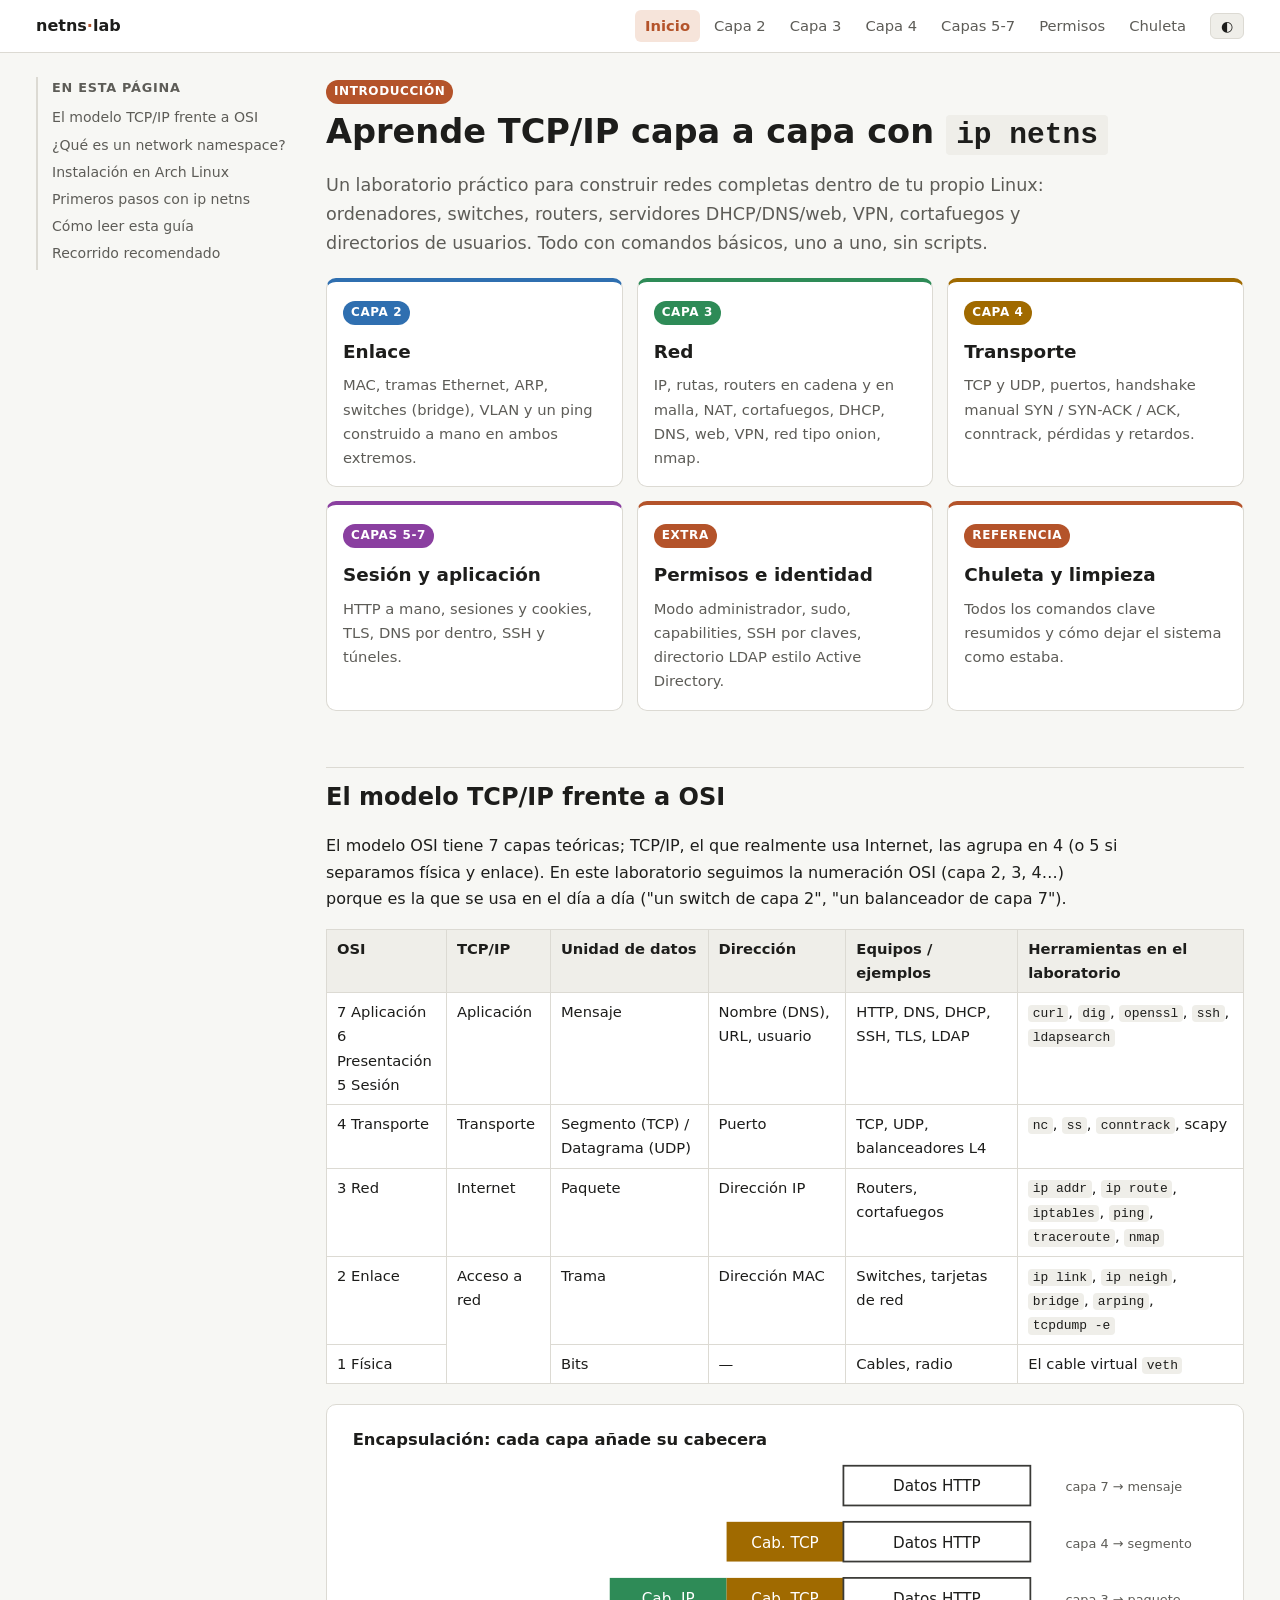
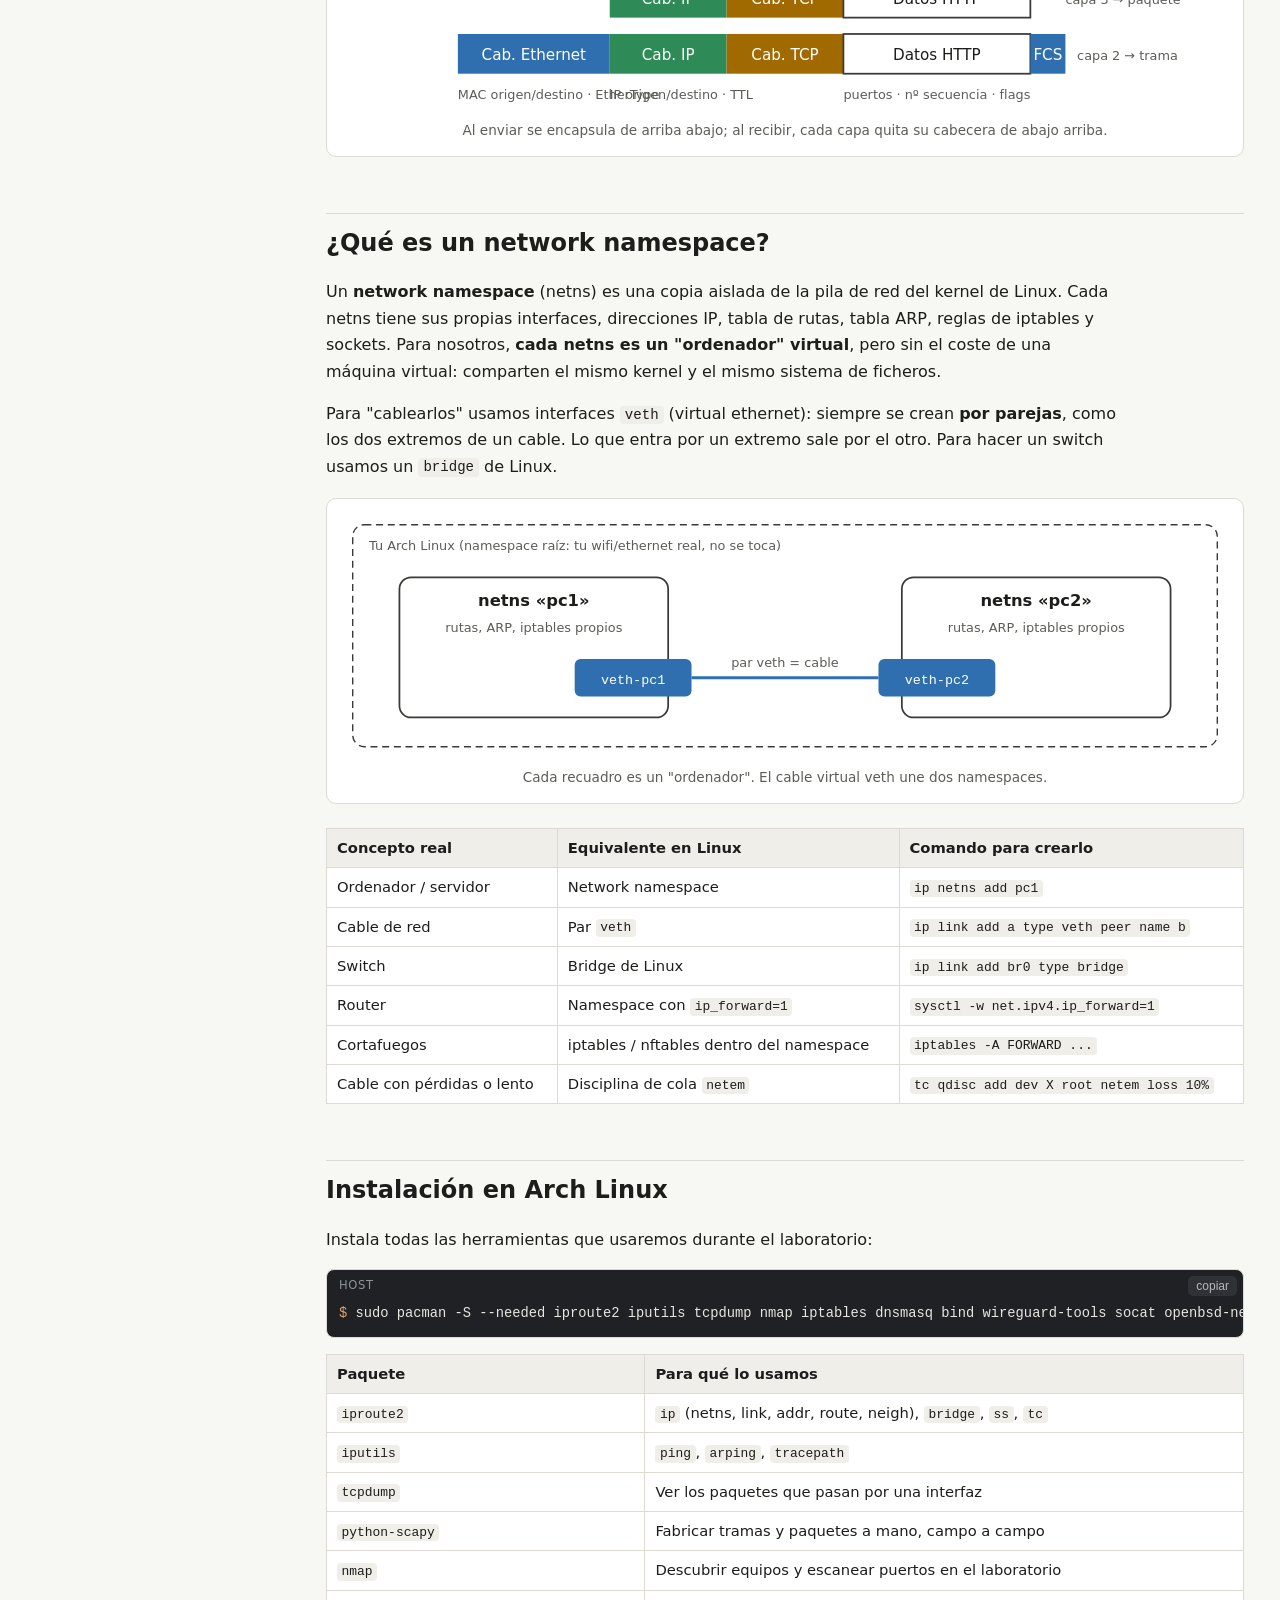
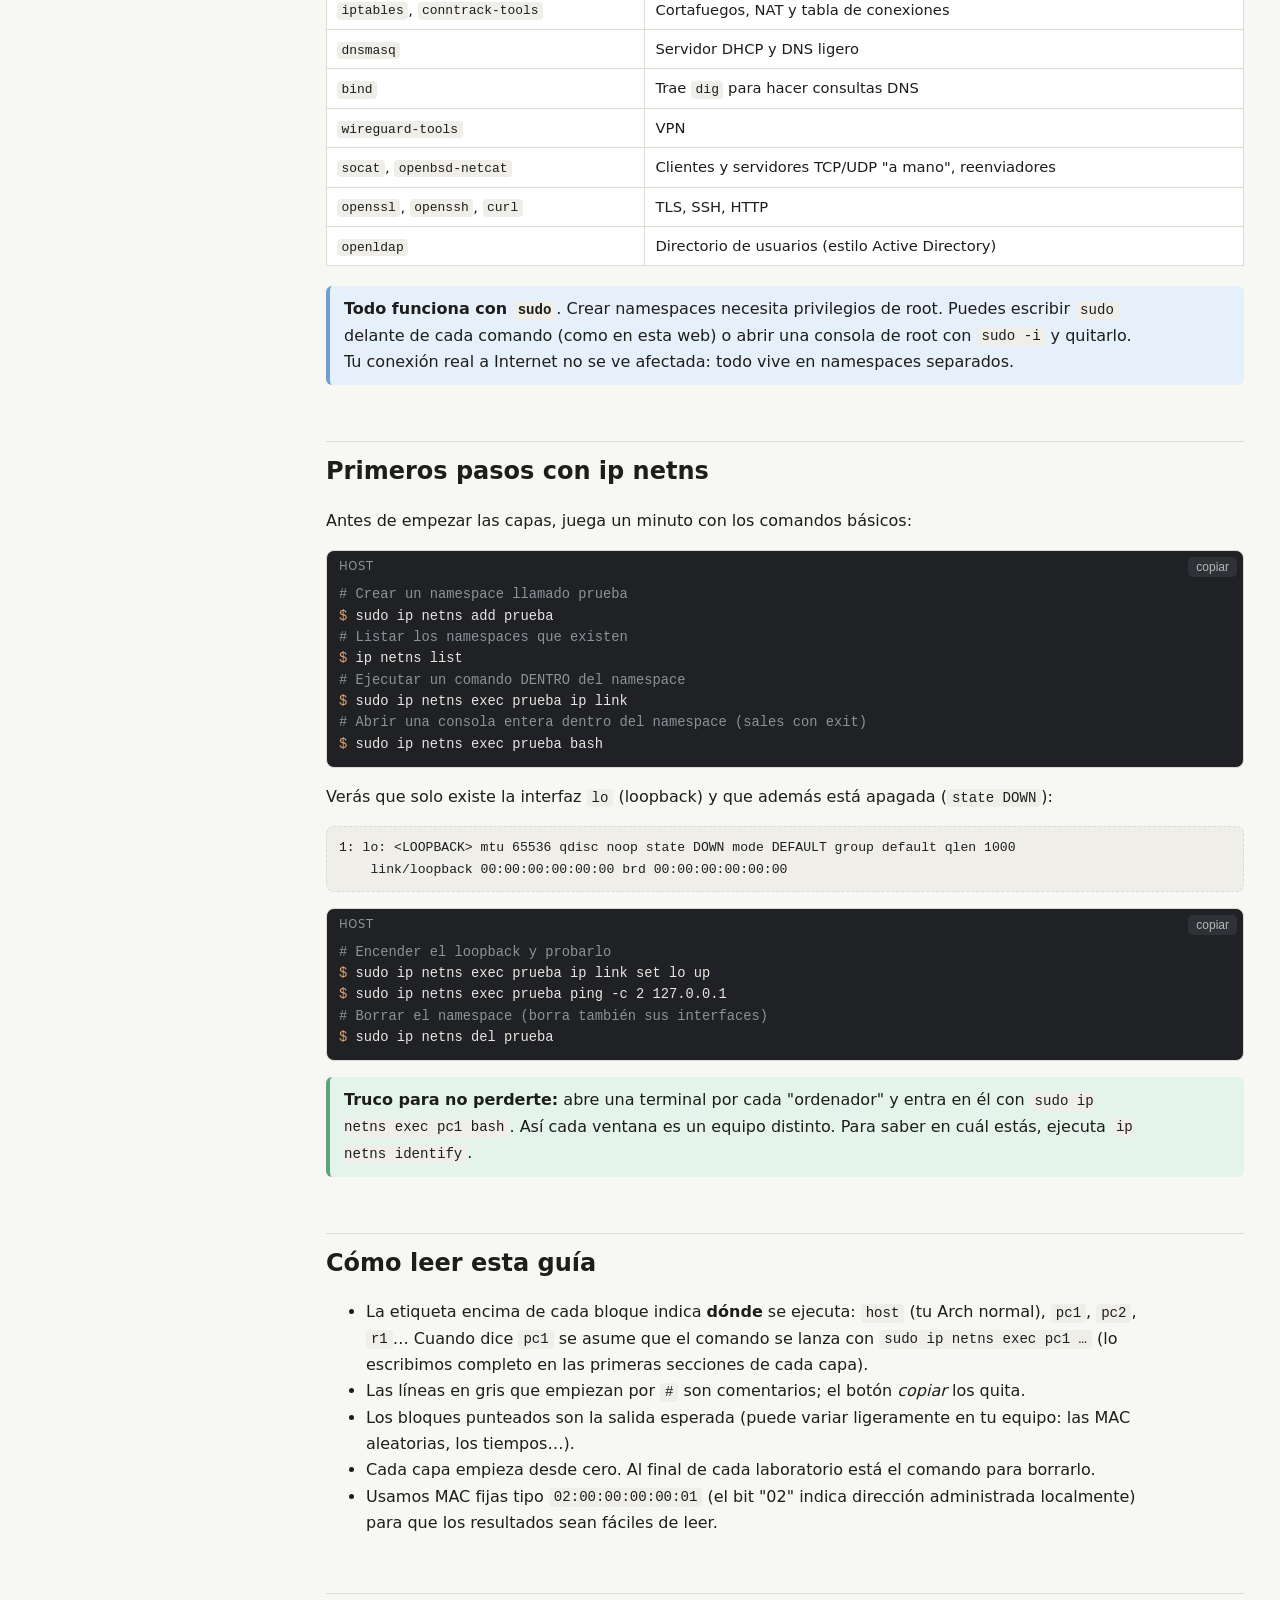
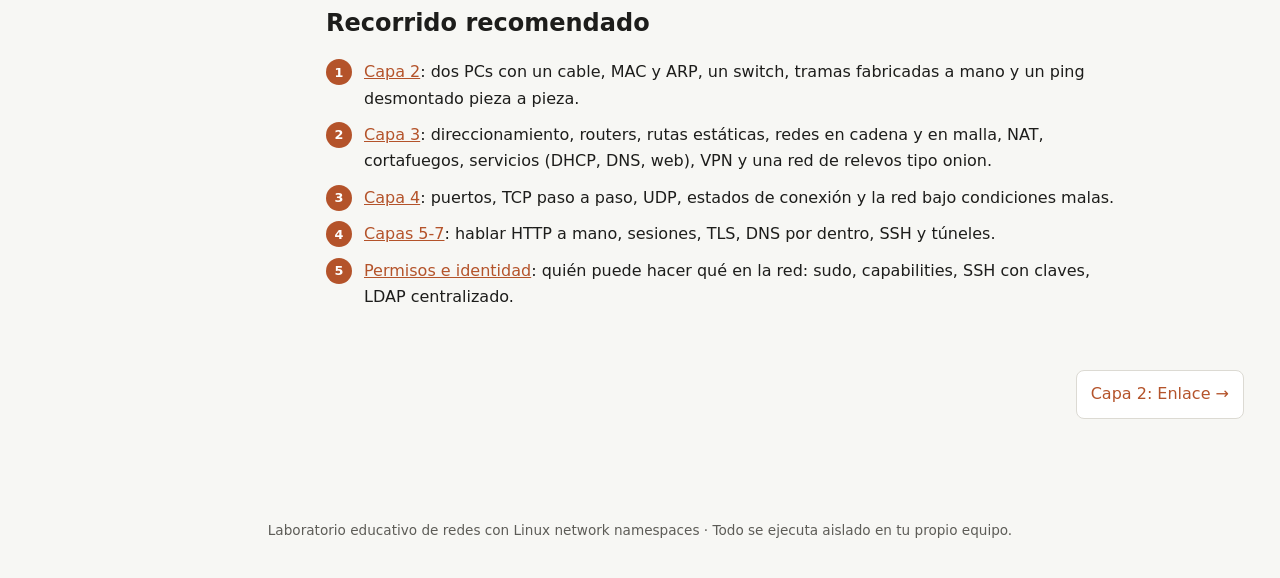
<file: index.html>
<!doctype html>
<html lang="es">
<head>
<meta charset="utf-8">
<meta name="viewport" content="width=device-width, initial-scale=1">
<title>Laboratorio TCP/IP con netns</title>
<meta name="description" content="Aprende el modelo TCP/IP capa a capa creando redes virtuales con ip netns en Linux (Arch Linux).">
<link rel="stylesheet" href="assets/style.css">
<script src="assets/app.js"></script>
</head>
<body>
<header class="topbar"><div class="topbar-inner">
  <a class="brand" href="index.html">netns<span>·</span>lab</a>
  <nav class="topnav">
    <a href="index.html" class="active">Inicio</a>
    <a href="capa2.html">Capa 2</a>
    <a href="capa3.html">Capa 3</a>
    <a href="capa4.html">Capa 4</a>
    <a href="capa5.html">Capas 5-7</a>
    <a href="permisos.html">Permisos</a>
    <a href="limpieza.html">Chuleta</a>
  </nav>
  <button id="theme-toggle" aria-label="Cambiar tema">◐</button>
</div></header>

<div class="layout">
<aside class="toc"><h4>En esta página</h4><ol></ol></aside>
<main>
<span class="layer-tag tag-gen">Introducción</span>
<h1>Aprende TCP/IP capa a capa con <code>ip netns</code></h1>
<p class="lead">Un laboratorio práctico para construir redes completas dentro de tu propio Linux: ordenadores, switches, routers, servidores DHCP/DNS/web, VPN, cortafuegos y directorios de usuarios. Todo con comandos básicos, uno a uno, sin scripts.</p>

<div class="cards">
  <a class="card l2" href="capa2.html"><span class="layer-tag tag-l2">Capa 2</span><h3>Enlace</h3><p>MAC, tramas Ethernet, ARP, switches (bridge), VLAN y un ping construido a mano en ambos extremos.</p></a>
  <a class="card l3" href="capa3.html"><span class="layer-tag tag-l3">Capa 3</span><h3>Red</h3><p>IP, rutas, routers en cadena y en malla, NAT, cortafuegos, DHCP, DNS, web, VPN, red tipo onion, nmap.</p></a>
  <a class="card l4" href="capa4.html"><span class="layer-tag tag-l4">Capa 4</span><h3>Transporte</h3><p>TCP y UDP, puertos, handshake manual SYN / SYN-ACK / ACK, conntrack, pérdidas y retardos.</p></a>
  <a class="card l5" href="capa5.html"><span class="layer-tag tag-l5">Capas 5-7</span><h3>Sesión y aplicación</h3><p>HTTP a mano, sesiones y cookies, TLS, DNS por dentro, SSH y túneles.</p></a>
  <a class="card" href="permisos.html"><span class="layer-tag tag-gen">Extra</span><h3>Permisos e identidad</h3><p>Modo administrador, sudo, capabilities, SSH por claves, directorio LDAP estilo Active Directory.</p></a>
  <a class="card" href="limpieza.html"><span class="layer-tag tag-gen">Referencia</span><h3>Chuleta y limpieza</h3><p>Todos los comandos clave resumidos y cómo dejar el sistema como estaba.</p></a>
</div>

<h2 id="modelo">El modelo TCP/IP frente a OSI</h2>
<p>El modelo OSI tiene 7 capas teóricas; TCP/IP, el que realmente usa Internet, las agrupa en 4 (o 5 si separamos física y enlace). En este laboratorio seguimos la numeración OSI (capa 2, 3, 4…) porque es la que se usa en el día a día ("un switch de capa 2", "un balanceador de capa 7").</p>
<div class="table-wrap"><table>
<tr><th>OSI</th><th>TCP/IP</th><th>Unidad de datos</th><th>Dirección</th><th>Equipos / ejemplos</th><th>Herramientas en el laboratorio</th></tr>
<tr><td>7 Aplicación<br>6 Presentación<br>5 Sesión</td><td>Aplicación</td><td>Mensaje</td><td>Nombre (DNS), URL, usuario</td><td>HTTP, DNS, DHCP, SSH, TLS, LDAP</td><td><code>curl</code>, <code>dig</code>, <code>openssl</code>, <code>ssh</code>, <code>ldapsearch</code></td></tr>
<tr><td>4 Transporte</td><td>Transporte</td><td>Segmento (TCP) / Datagrama (UDP)</td><td>Puerto</td><td>TCP, UDP, balanceadores L4</td><td><code>nc</code>, <code>ss</code>, <code>conntrack</code>, scapy</td></tr>
<tr><td>3 Red</td><td>Internet</td><td>Paquete</td><td>Dirección IP</td><td>Routers, cortafuegos</td><td><code>ip addr</code>, <code>ip route</code>, <code>iptables</code>, <code>ping</code>, <code>traceroute</code>, <code>nmap</code></td></tr>
<tr><td>2 Enlace</td><td rowspan="2">Acceso a red</td><td>Trama</td><td>Dirección MAC</td><td>Switches, tarjetas de red</td><td><code>ip link</code>, <code>ip neigh</code>, <code>bridge</code>, <code>arping</code>, <code>tcpdump -e</code></td></tr>
<tr><td>1 Física</td><td>Bits</td><td>—</td><td>Cables, radio</td><td>El cable virtual <code>veth</code></td></tr>
</table></div>

<figure class="diagram">
<svg viewBox="0 0 760 250" role="img" aria-label="Encapsulación de un mensaje HTTP en TCP, IP y Ethernet">
  <text x="10" y="22" class="title">Encapsulación: cada capa añade su cabecera</text>
  <rect x="430" y="40" width="160" height="34" class="box" /><text x="510" y="62" text-anchor="middle">Datos HTTP</text>
  <text x="620" y="62" class="small">capa 7 → mensaje</text>
  <rect x="330" y="88" width="100" height="34" rx="0" class="f-l4"/><text x="380" y="110" text-anchor="middle" class="white">Cab. TCP</text>
  <rect x="430" y="88" width="160" height="34" class="box" /><text x="510" y="110" text-anchor="middle">Datos HTTP</text>
  <text x="620" y="110" class="small">capa 4 → segmento</text>
  <rect x="230" y="136" width="100" height="34" class="f-l3"/><text x="280" y="158" text-anchor="middle" class="white">Cab. IP</text>
  <rect x="330" y="136" width="100" height="34" class="f-l4"/><text x="380" y="158" text-anchor="middle" class="white">Cab. TCP</text>
  <rect x="430" y="136" width="160" height="34" class="box" /><text x="510" y="158" text-anchor="middle">Datos HTTP</text>
  <text x="620" y="158" class="small">capa 3 → paquete</text>
  <rect x="100" y="184" width="130" height="34" class="f-l2"/><text x="165" y="206" text-anchor="middle" class="white">Cab. Ethernet</text>
  <rect x="230" y="184" width="100" height="34" class="f-l3"/><text x="280" y="206" text-anchor="middle" class="white">Cab. IP</text>
  <rect x="330" y="184" width="100" height="34" class="f-l4"/><text x="380" y="206" text-anchor="middle" class="white">Cab. TCP</text>
  <rect x="430" y="184" width="160" height="34" class="box" /><text x="510" y="206" text-anchor="middle">Datos HTTP</text>
  <rect x="590" y="184" width="30" height="34" class="f-l2"/><text x="605" y="206" text-anchor="middle" class="white">FCS</text>
  <text x="630" y="206" class="small">capa 2 → trama</text>
  <text x="100" y="240" class="small">MAC origen/destino · EtherType</text>
  <text x="230" y="240" class="small">IP origen/destino · TTL</text>
  <text x="430" y="240" class="small">puertos · nº secuencia · flags</text>
</svg>
<figcaption>Al enviar se encapsula de arriba abajo; al recibir, cada capa quita su cabecera de abajo arriba.</figcaption>
</figure>

<h2 id="netns">¿Qué es un network namespace?</h2>
<p>Un <strong>network namespace</strong> (netns) es una copia aislada de la pila de red del kernel de Linux. Cada netns tiene sus propias interfaces, direcciones IP, tabla de rutas, tabla ARP, reglas de iptables y sockets. Para nosotros, <strong>cada netns es un "ordenador" virtual</strong>, pero sin el coste de una máquina virtual: comparten el mismo kernel y el mismo sistema de ficheros.</p>
<p>Para "cablearlos" usamos interfaces <code>veth</code> (virtual ethernet): siempre se crean <strong>por parejas</strong>, como los dos extremos de un cable. Lo que entra por un extremo sale por el otro. Para hacer un switch usamos un <code>bridge</code> de Linux.</p>

<figure class="diagram">
<svg viewBox="0 0 760 210" role="img" aria-label="Dos namespaces unidos por un par veth">
  <rect x="10" y="10" width="740" height="190" class="ns" rx="10"/>
  <text x="24" y="32" class="small">Tu Arch Linux (namespace raíz: tu wifi/ethernet real, no se toca)</text>
  <rect x="50" y="55" width="230" height="120" class="box" rx="10"/>
  <text x="165" y="80" text-anchor="middle" class="title">netns «pc1»</text>
  <text x="165" y="102" text-anchor="middle" class="small">rutas, ARP, iptables propios</text>
  <rect x="200" y="125" width="100" height="32" class="f-l2" rx="5"/><text x="250" y="146" text-anchor="middle" class="white mono">veth-pc1</text>
  <rect x="480" y="55" width="230" height="120" class="box" rx="10"/>
  <text x="595" y="80" text-anchor="middle" class="title">netns «pc2»</text>
  <text x="595" y="102" text-anchor="middle" class="small">rutas, ARP, iptables propios</text>
  <rect x="460" y="125" width="100" height="32" class="f-l2" rx="5"/><text x="510" y="146" text-anchor="middle" class="white mono">veth-pc2</text>
  <line x1="300" y1="141" x2="460" y2="141" class="wire-l2"/>
  <text x="380" y="132" text-anchor="middle" class="small">par veth = cable</text>
</svg>
<figcaption>Cada recuadro es un "ordenador". El cable virtual veth une dos namespaces.</figcaption>
</figure>

<div class="table-wrap"><table>
<tr><th>Concepto real</th><th>Equivalente en Linux</th><th>Comando para crearlo</th></tr>
<tr><td>Ordenador / servidor</td><td>Network namespace</td><td><code>ip netns add pc1</code></td></tr>
<tr><td>Cable de red</td><td>Par <code>veth</code></td><td><code>ip link add a type veth peer name b</code></td></tr>
<tr><td>Switch</td><td>Bridge de Linux</td><td><code>ip link add br0 type bridge</code></td></tr>
<tr><td>Router</td><td>Namespace con <code>ip_forward=1</code></td><td><code>sysctl -w net.ipv4.ip_forward=1</code></td></tr>
<tr><td>Cortafuegos</td><td>iptables / nftables dentro del namespace</td><td><code>iptables -A FORWARD ...</code></td></tr>
<tr><td>Cable con pérdidas o lento</td><td>Disciplina de cola <code>netem</code></td><td><code>tc qdisc add dev X root netem loss 10%</code></td></tr>
</table></div>

<h2 id="instalacion">Instalación en Arch Linux</h2>
<p>Instala todas las herramientas que usaremos durante el laboratorio:</p>
<div class="cmd"><span class="label">host</span><pre><span class="p">$ </span>sudo pacman -S --needed iproute2 iputils tcpdump nmap iptables dnsmasq bind wireguard-tools socat openbsd-netcat python-scapy traceroute ethtool conntrack-tools openssl openssh curl dhcpcd openldap</pre></div>
<div class="table-wrap"><table>
<tr><th>Paquete</th><th>Para qué lo usamos</th></tr>
<tr><td><code>iproute2</code></td><td><code>ip</code> (netns, link, addr, route, neigh), <code>bridge</code>, <code>ss</code>, <code>tc</code></td></tr>
<tr><td><code>iputils</code></td><td><code>ping</code>, <code>arping</code>, <code>tracepath</code></td></tr>
<tr><td><code>tcpdump</code></td><td>Ver los paquetes que pasan por una interfaz</td></tr>
<tr><td><code>python-scapy</code></td><td>Fabricar tramas y paquetes a mano, campo a campo</td></tr>
<tr><td><code>nmap</code></td><td>Descubrir equipos y escanear puertos en el laboratorio</td></tr>
<tr><td><code>iptables</code>, <code>conntrack-tools</code></td><td>Cortafuegos, NAT y tabla de conexiones</td></tr>
<tr><td><code>dnsmasq</code></td><td>Servidor DHCP y DNS ligero</td></tr>
<tr><td><code>bind</code></td><td>Trae <code>dig</code> para hacer consultas DNS</td></tr>
<tr><td><code>wireguard-tools</code></td><td>VPN</td></tr>
<tr><td><code>socat</code>, <code>openbsd-netcat</code></td><td>Clientes y servidores TCP/UDP "a mano", reenviadores</td></tr>
<tr><td><code>openssl</code>, <code>openssh</code>, <code>curl</code></td><td>TLS, SSH, HTTP</td></tr>
<tr><td><code>openldap</code></td><td>Directorio de usuarios (estilo Active Directory)</td></tr>
</table></div>
<div class="note"><p><strong>Todo funciona con <code>sudo</code></strong>. Crear namespaces necesita privilegios de root. Puedes escribir <code>sudo</code> delante de cada comando (como en esta web) o abrir una consola de root con <code>sudo -i</code> y quitarlo. Tu conexión real a Internet no se ve afectada: todo vive en namespaces separados.</p></div>

<h2 id="primeros">Primeros pasos con ip netns</h2>
<p>Antes de empezar las capas, juega un minuto con los comandos básicos:</p>
<div class="cmd"><span class="label">host</span><pre><span class="c"># Crear un namespace llamado prueba</span>
<span class="p">$ </span>sudo ip netns add prueba
<span class="c"># Listar los namespaces que existen</span>
<span class="p">$ </span>ip netns list
<span class="c"># Ejecutar un comando DENTRO del namespace</span>
<span class="p">$ </span>sudo ip netns exec prueba ip link
<span class="c"># Abrir una consola entera dentro del namespace (sales con exit)</span>
<span class="p">$ </span>sudo ip netns exec prueba bash</pre></div>
<p>Verás que solo existe la interfaz <code>lo</code> (loopback) y que además está apagada (<code>state DOWN</code>):</p>
<pre class="out">1: lo: &lt;LOOPBACK&gt; mtu 65536 qdisc noop state DOWN mode DEFAULT group default qlen 1000
    link/loopback 00:00:00:00:00:00 brd 00:00:00:00:00:00</pre>
<div class="cmd"><span class="label">host</span><pre><span class="c"># Encender el loopback y probarlo</span>
<span class="p">$ </span>sudo ip netns exec prueba ip link set lo up
<span class="p">$ </span>sudo ip netns exec prueba ping -c 2 127.0.0.1
<span class="c"># Borrar el namespace (borra también sus interfaces)</span>
<span class="p">$ </span>sudo ip netns del prueba</pre></div>

<div class="ok"><p><strong>Truco para no perderte:</strong> abre una terminal por cada "ordenador" y entra en él con <code>sudo ip netns exec pc1 bash</code>. Así cada ventana es un equipo distinto. Para saber en cuál estás, ejecuta <code>ip netns identify</code>.</p></div>

<h2 id="convenciones">Cómo leer esta guía</h2>
<ul>
  <li>La etiqueta encima de cada bloque indica <strong>dónde</strong> se ejecuta: <code>host</code> (tu Arch normal), <code>pc1</code>, <code>pc2</code>, <code>r1</code>… Cuando dice <code>pc1</code> se asume que el comando se lanza con <code>sudo ip netns exec pc1 …</code> (lo escribimos completo en las primeras secciones de cada capa).</li>
  <li>Las líneas en gris que empiezan por <code>#</code> son comentarios; el botón <em>copiar</em> los quita.</li>
  <li>Los bloques punteados son la salida esperada (puede variar ligeramente en tu equipo: las MAC aleatorias, los tiempos…).</li>
  <li>Cada capa empieza desde cero. Al final de cada laboratorio está el comando para borrarlo.</li>
  <li>Usamos MAC fijas tipo <code>02:00:00:00:00:01</code> (el bit "02" indica dirección administrada localmente) para que los resultados sean fáciles de leer.</li>
</ul>

<h2 id="ruta">Recorrido recomendado</h2>
<ol class="steps">
  <li><a href="capa2.html">Capa 2</a>: dos PCs con un cable, MAC y ARP, un switch, tramas fabricadas a mano y un ping desmontado pieza a pieza.</li>
  <li><a href="capa3.html">Capa 3</a>: direccionamiento, routers, rutas estáticas, redes en cadena y en malla, NAT, cortafuegos, servicios (DHCP, DNS, web), VPN y una red de relevos tipo onion.</li>
  <li><a href="capa4.html">Capa 4</a>: puertos, TCP paso a paso, UDP, estados de conexión y la red bajo condiciones malas.</li>
  <li><a href="capa5.html">Capas 5-7</a>: hablar HTTP a mano, sesiones, TLS, DNS por dentro, SSH y túneles.</li>
  <li><a href="permisos.html">Permisos e identidad</a>: quién puede hacer qué en la red: sudo, capabilities, SSH con claves, LDAP centralizado.</li>
</ol>

<div class="pager"><span></span><a href="capa2.html">Capa 2: Enlace →</a></div>
</main>
</div>
<footer>Laboratorio educativo de redes con Linux network namespaces · Todo se ejecuta aislado en tu propio equipo.</footer>
</body>
</html>
</file>
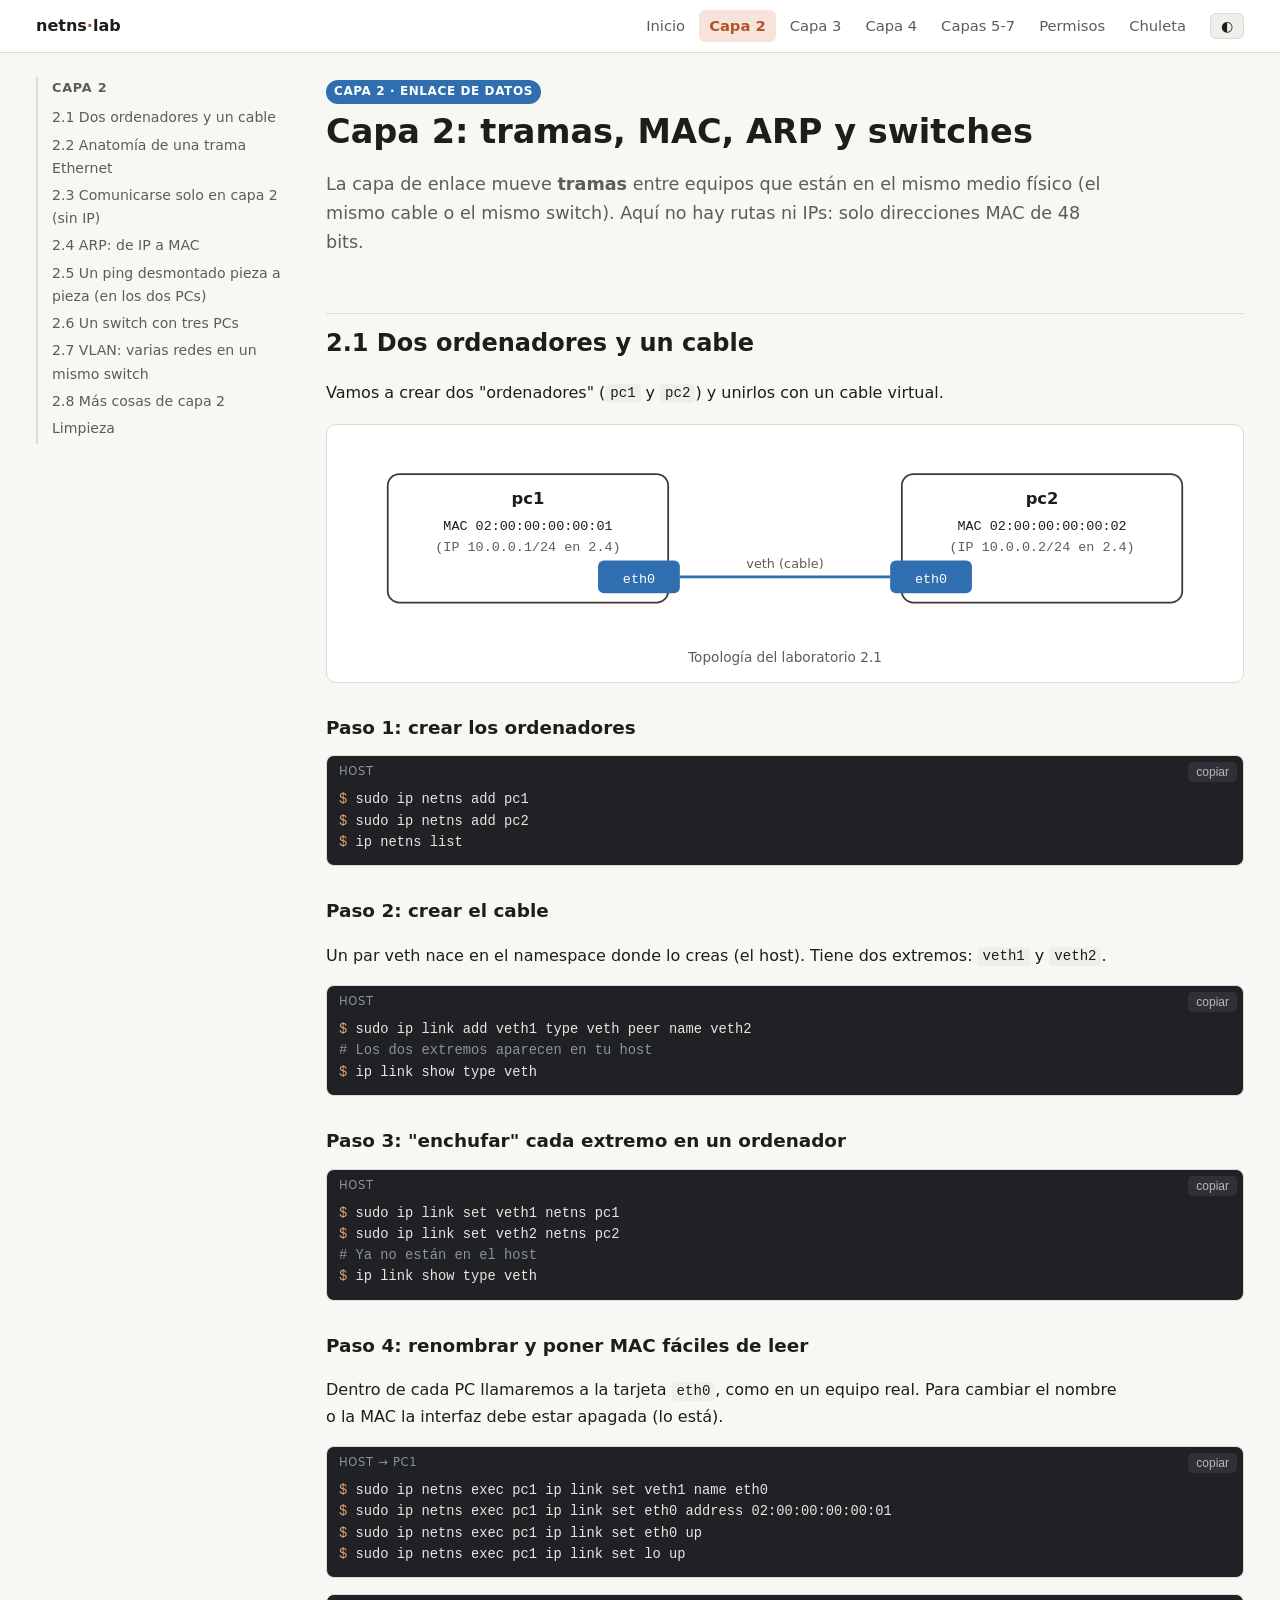
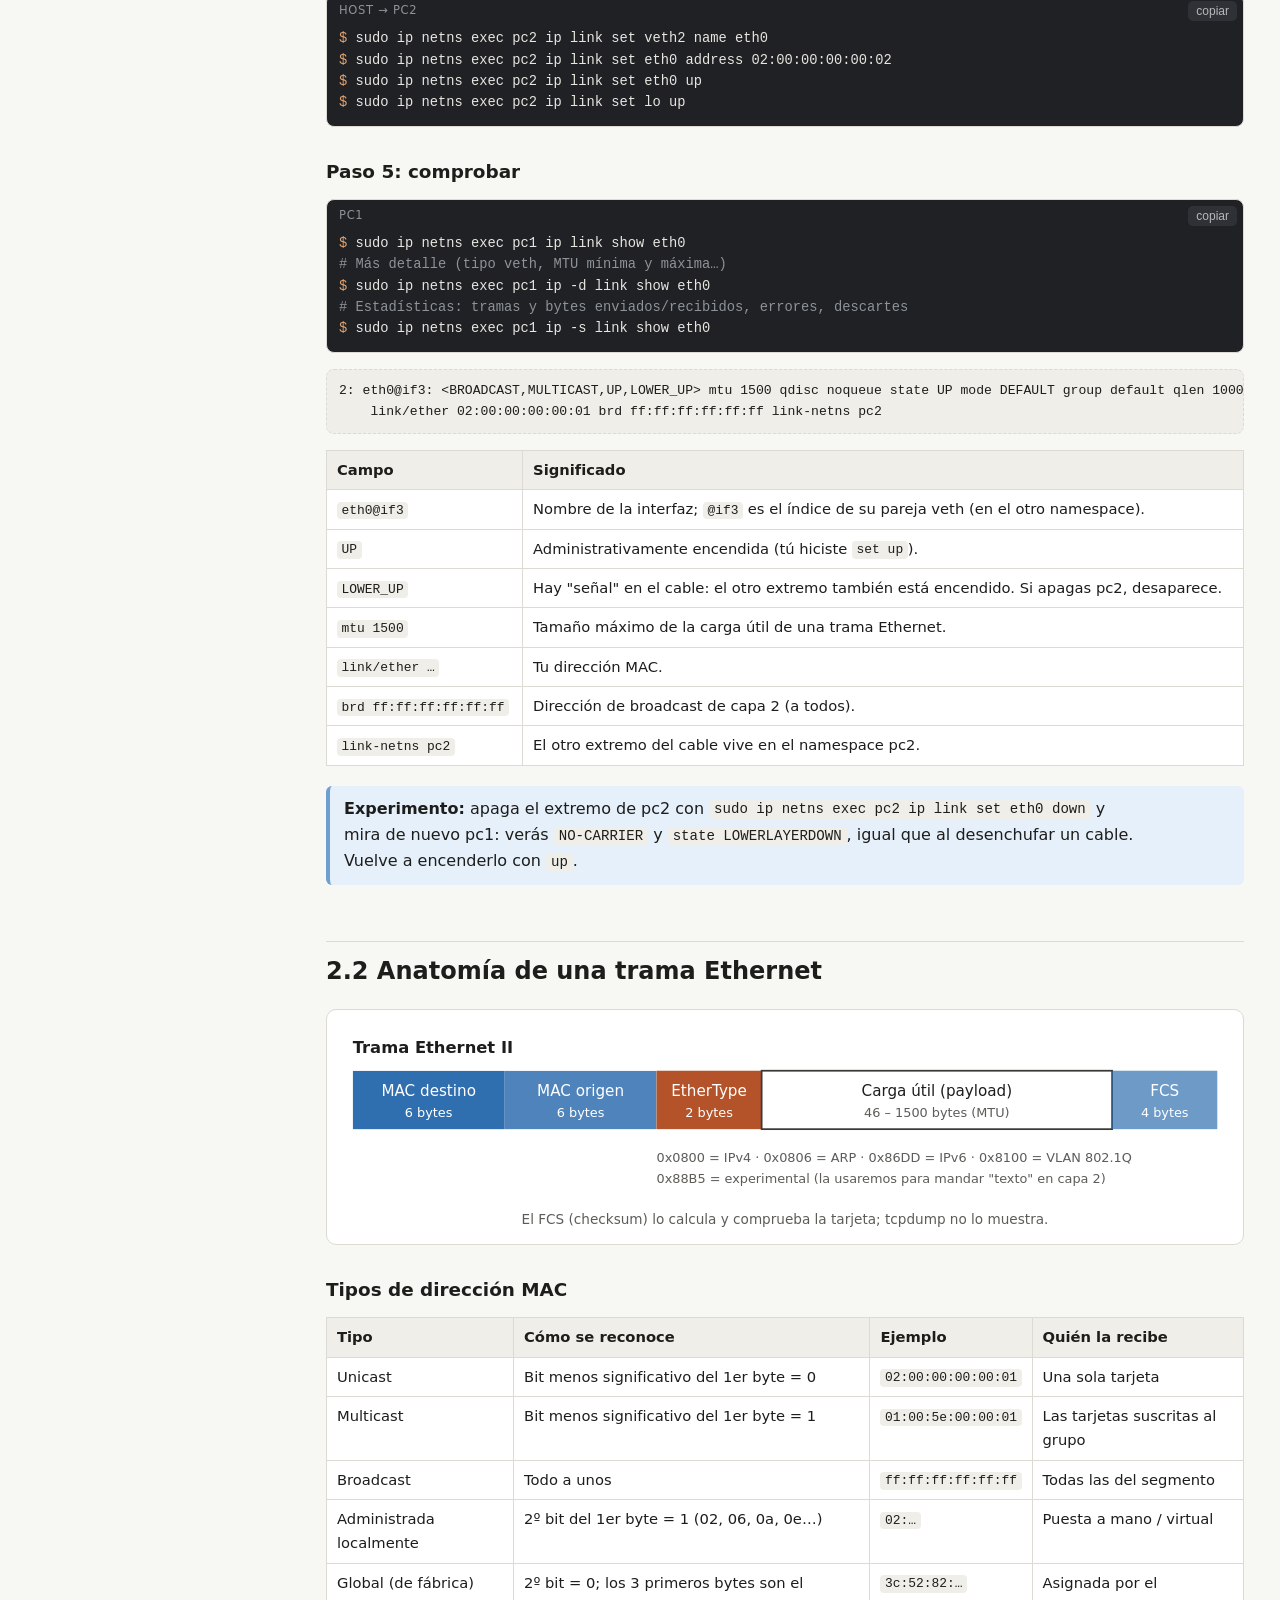
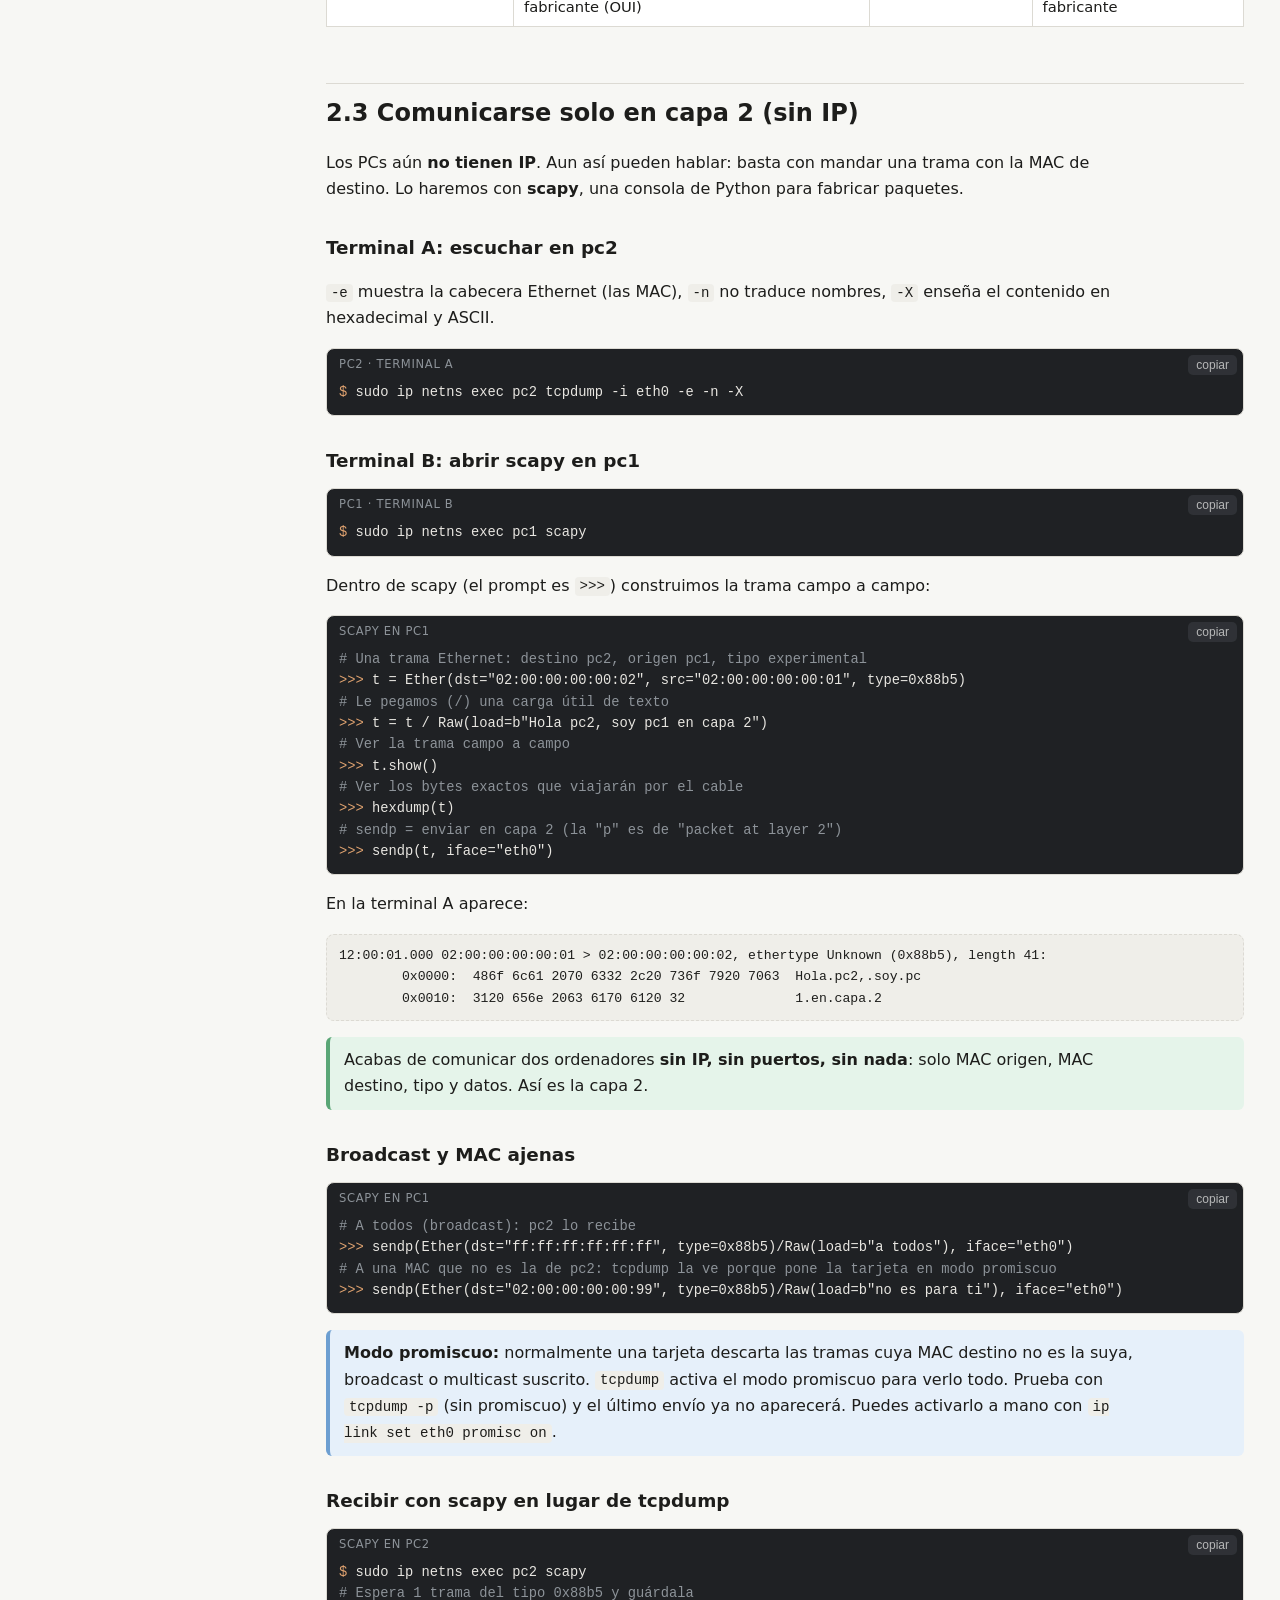
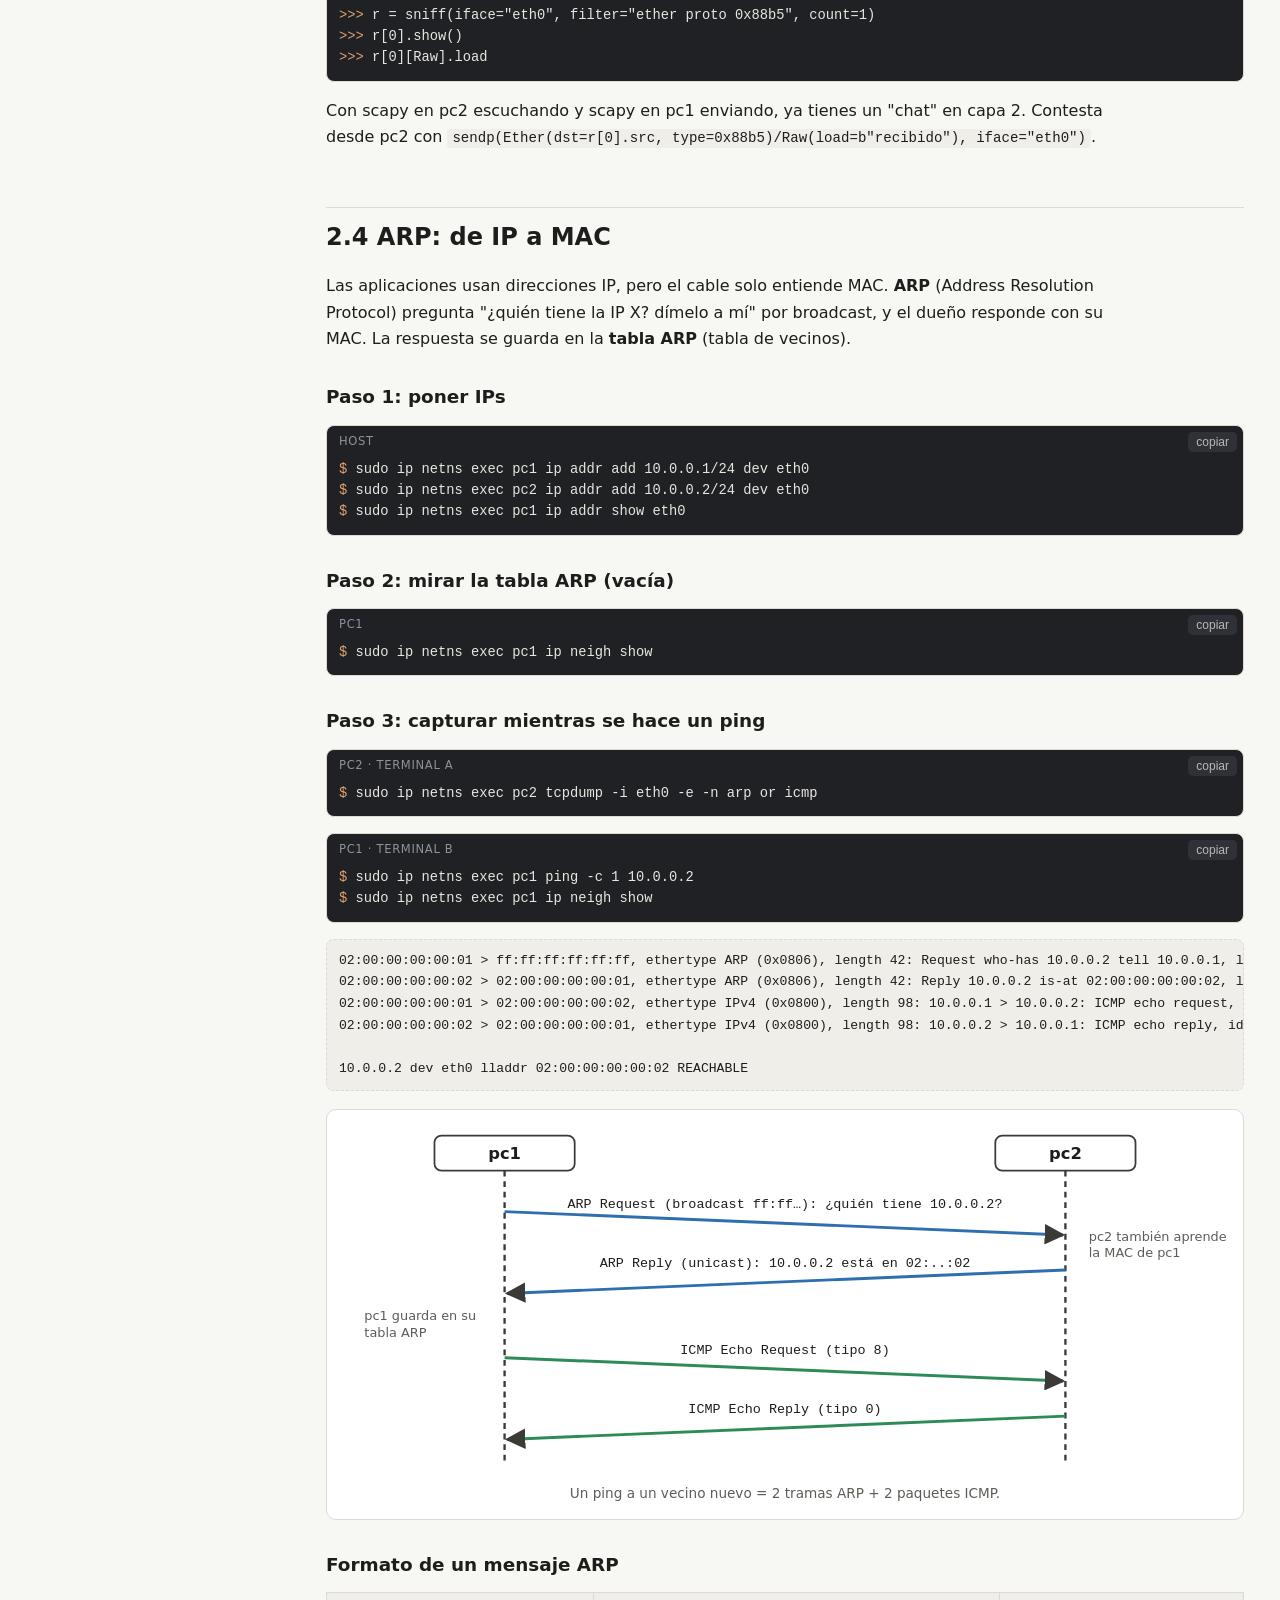
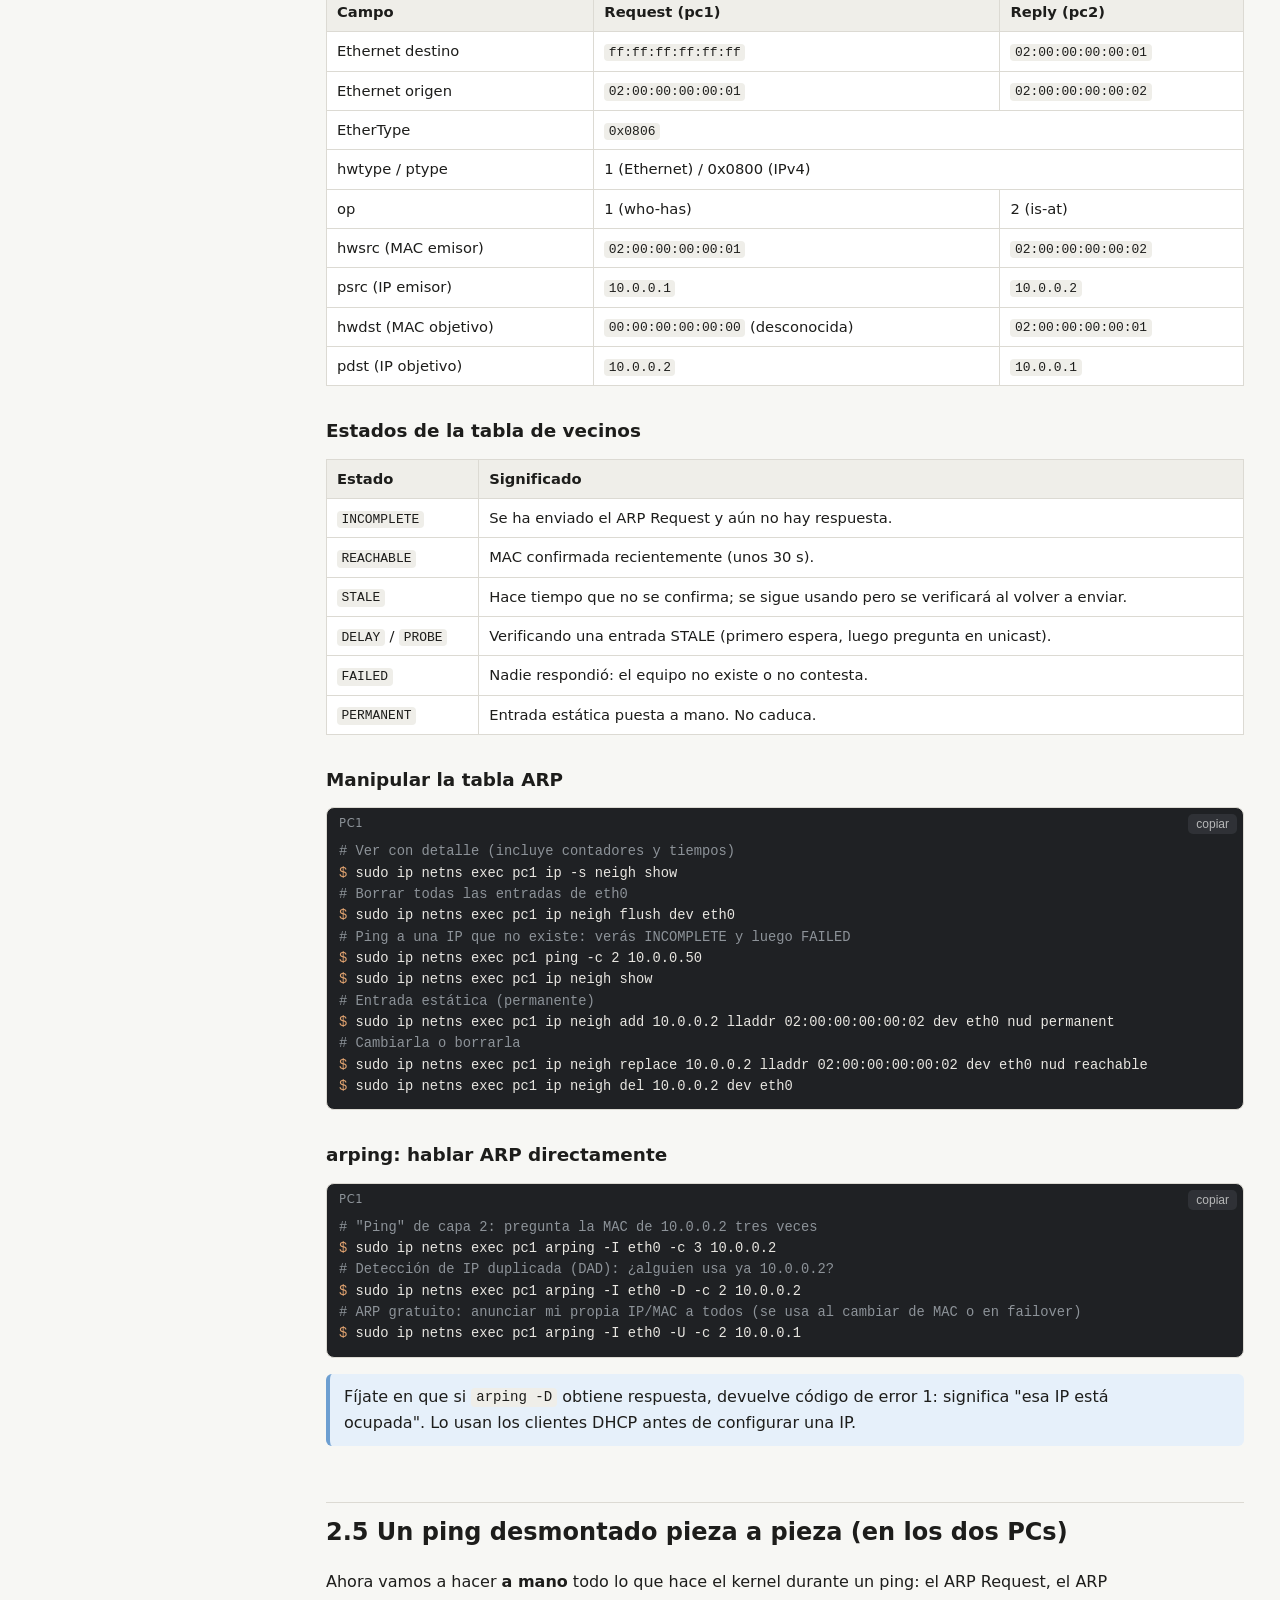
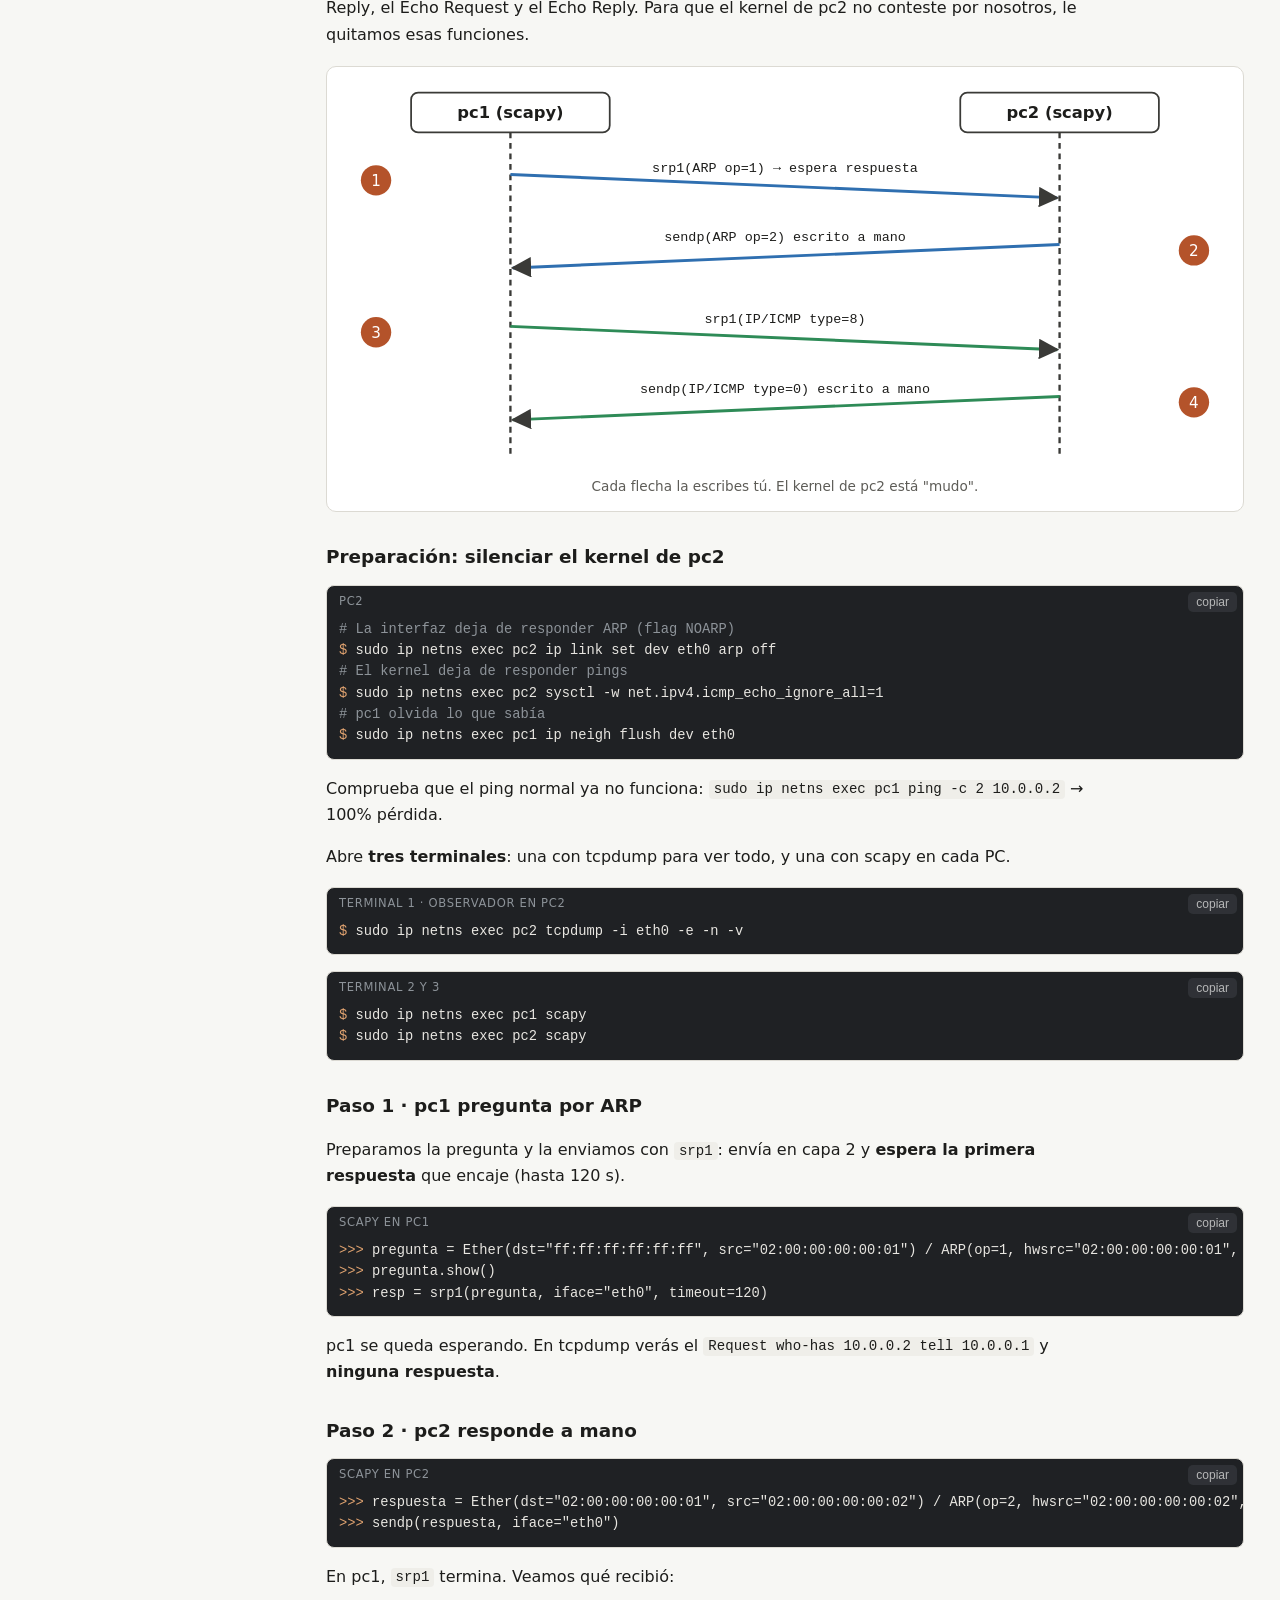
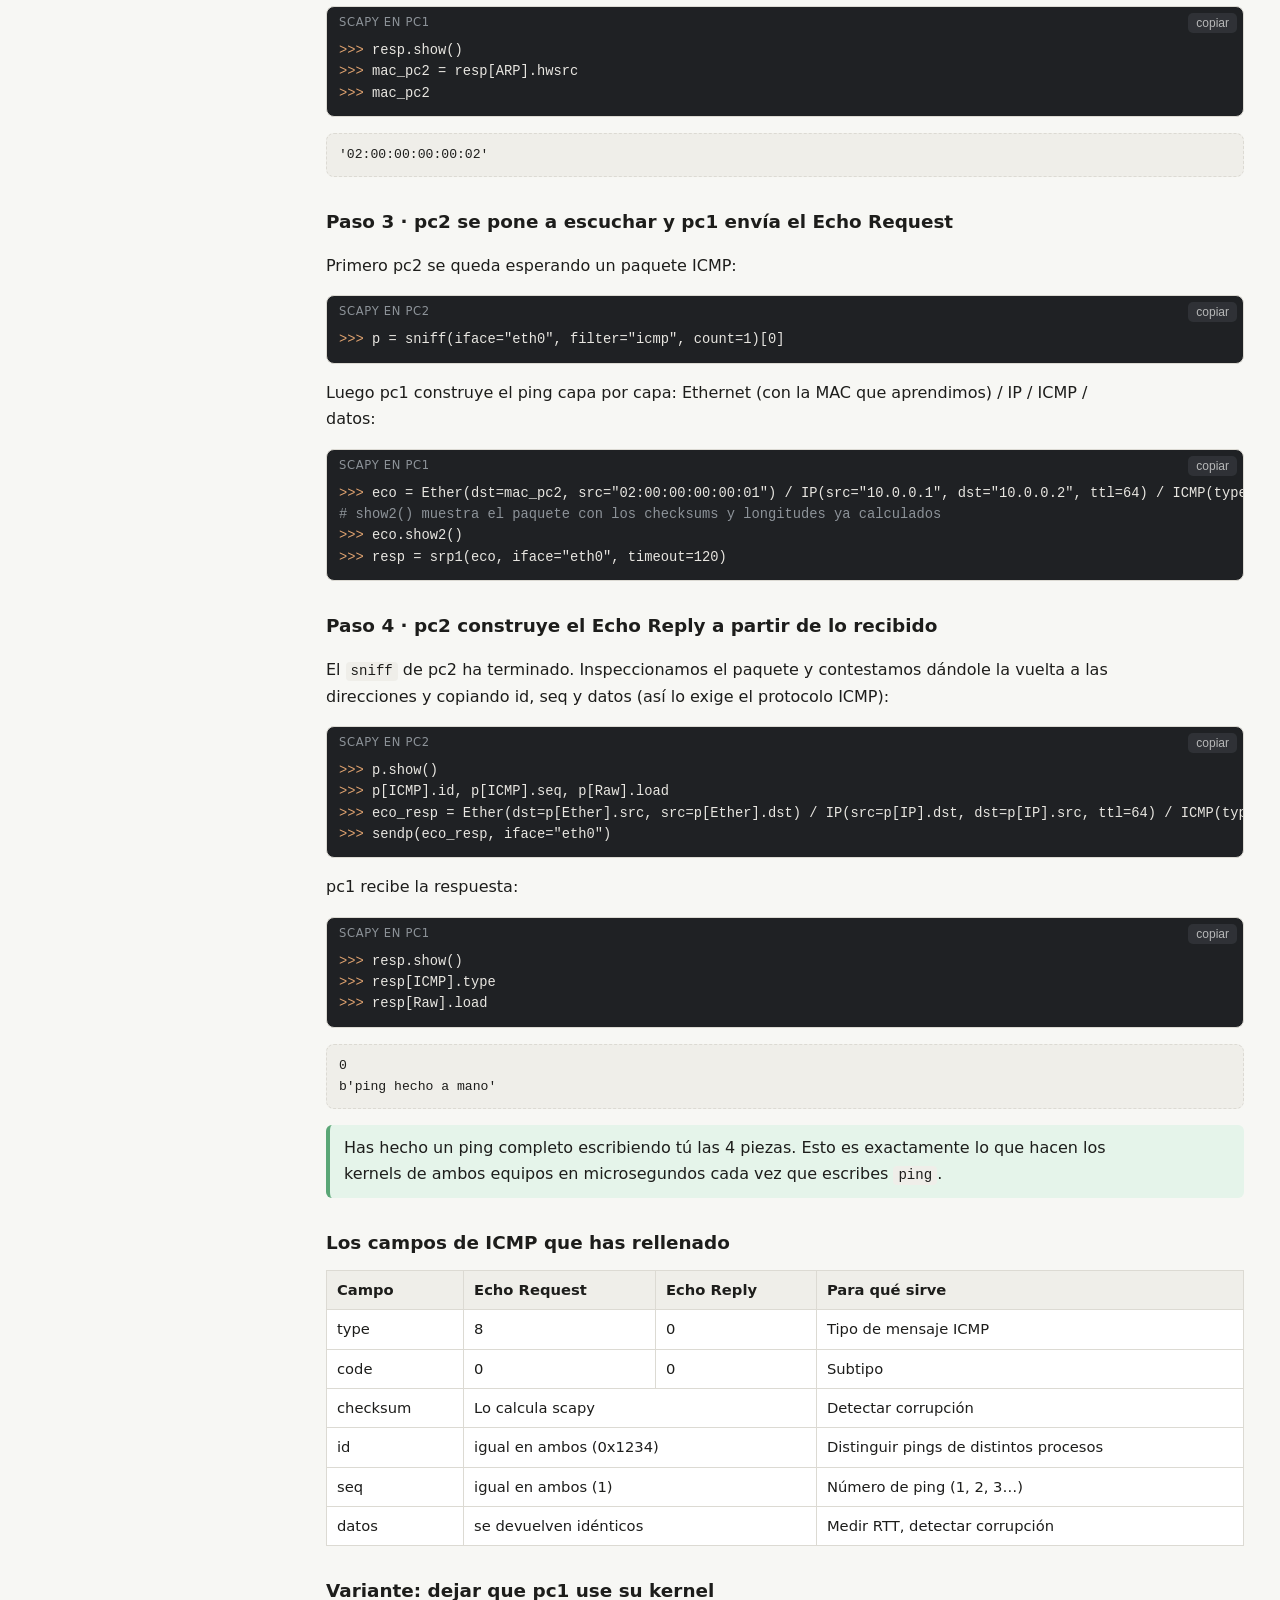
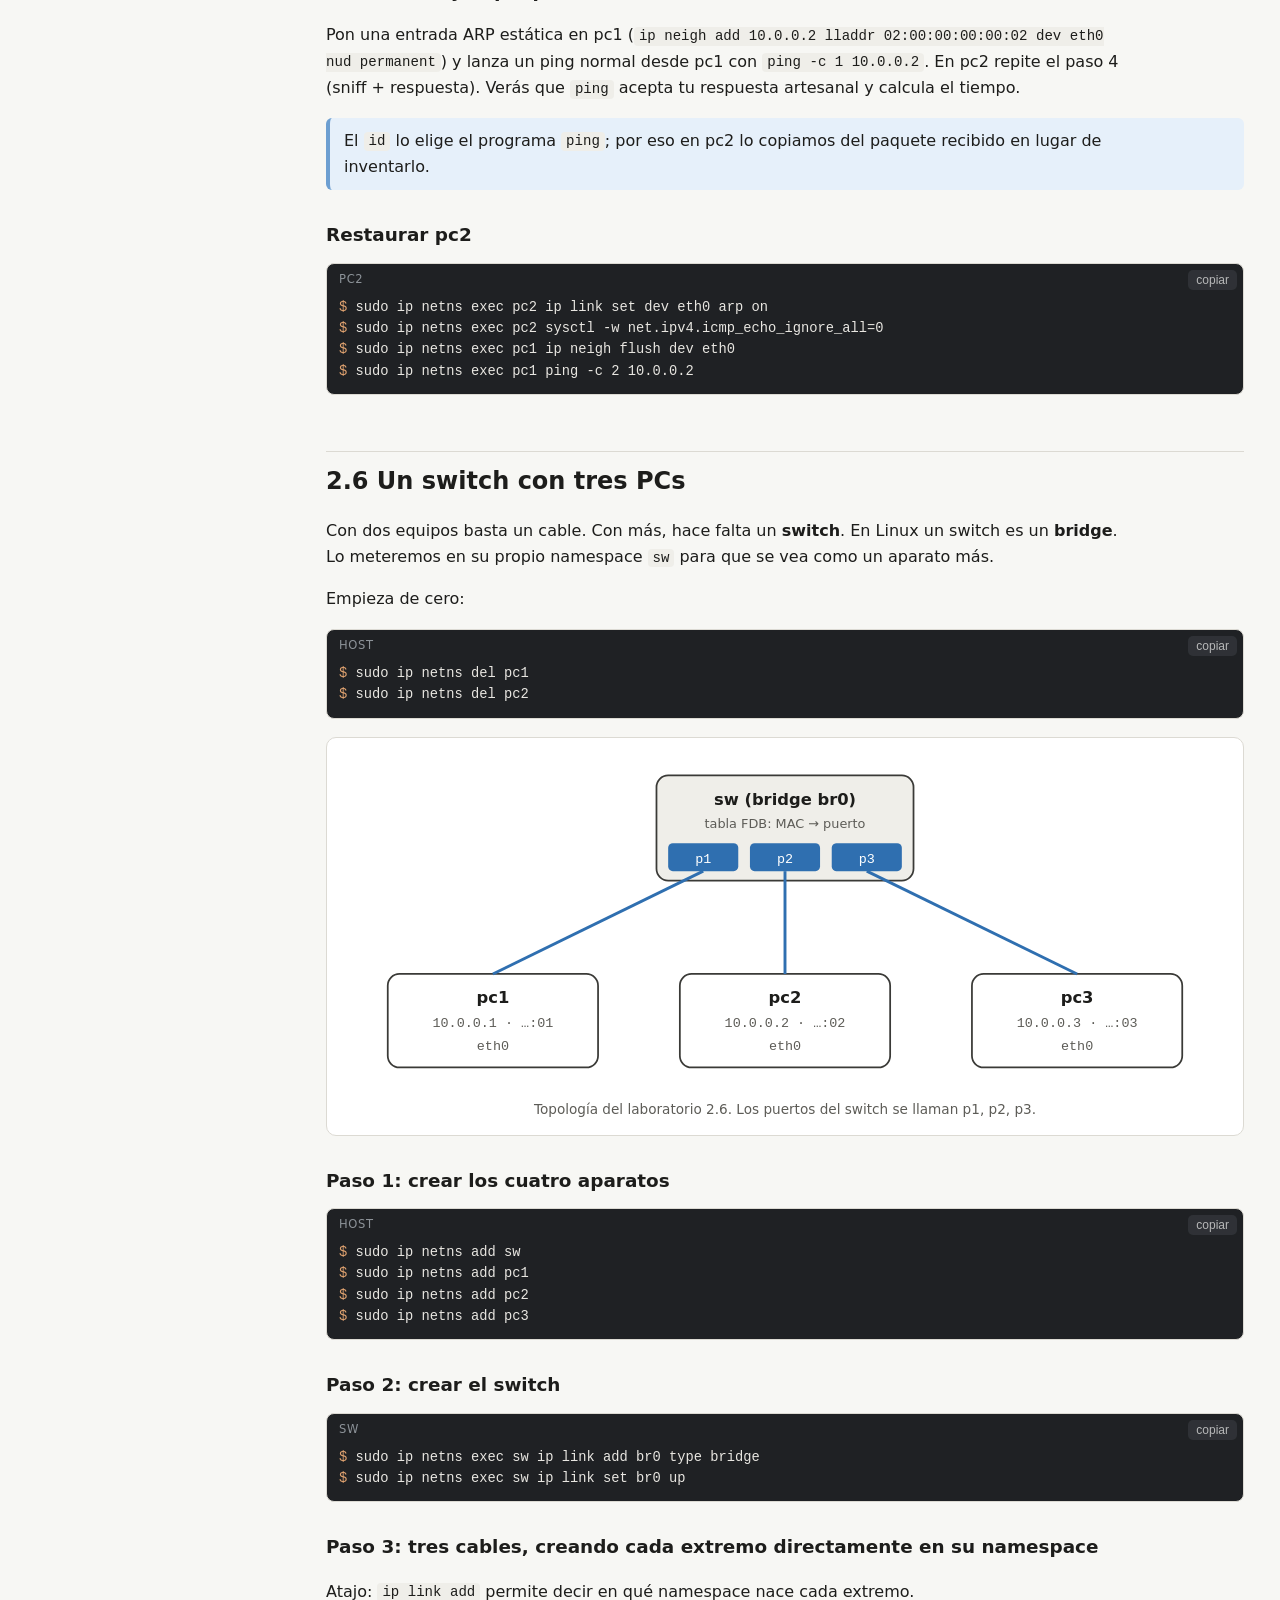
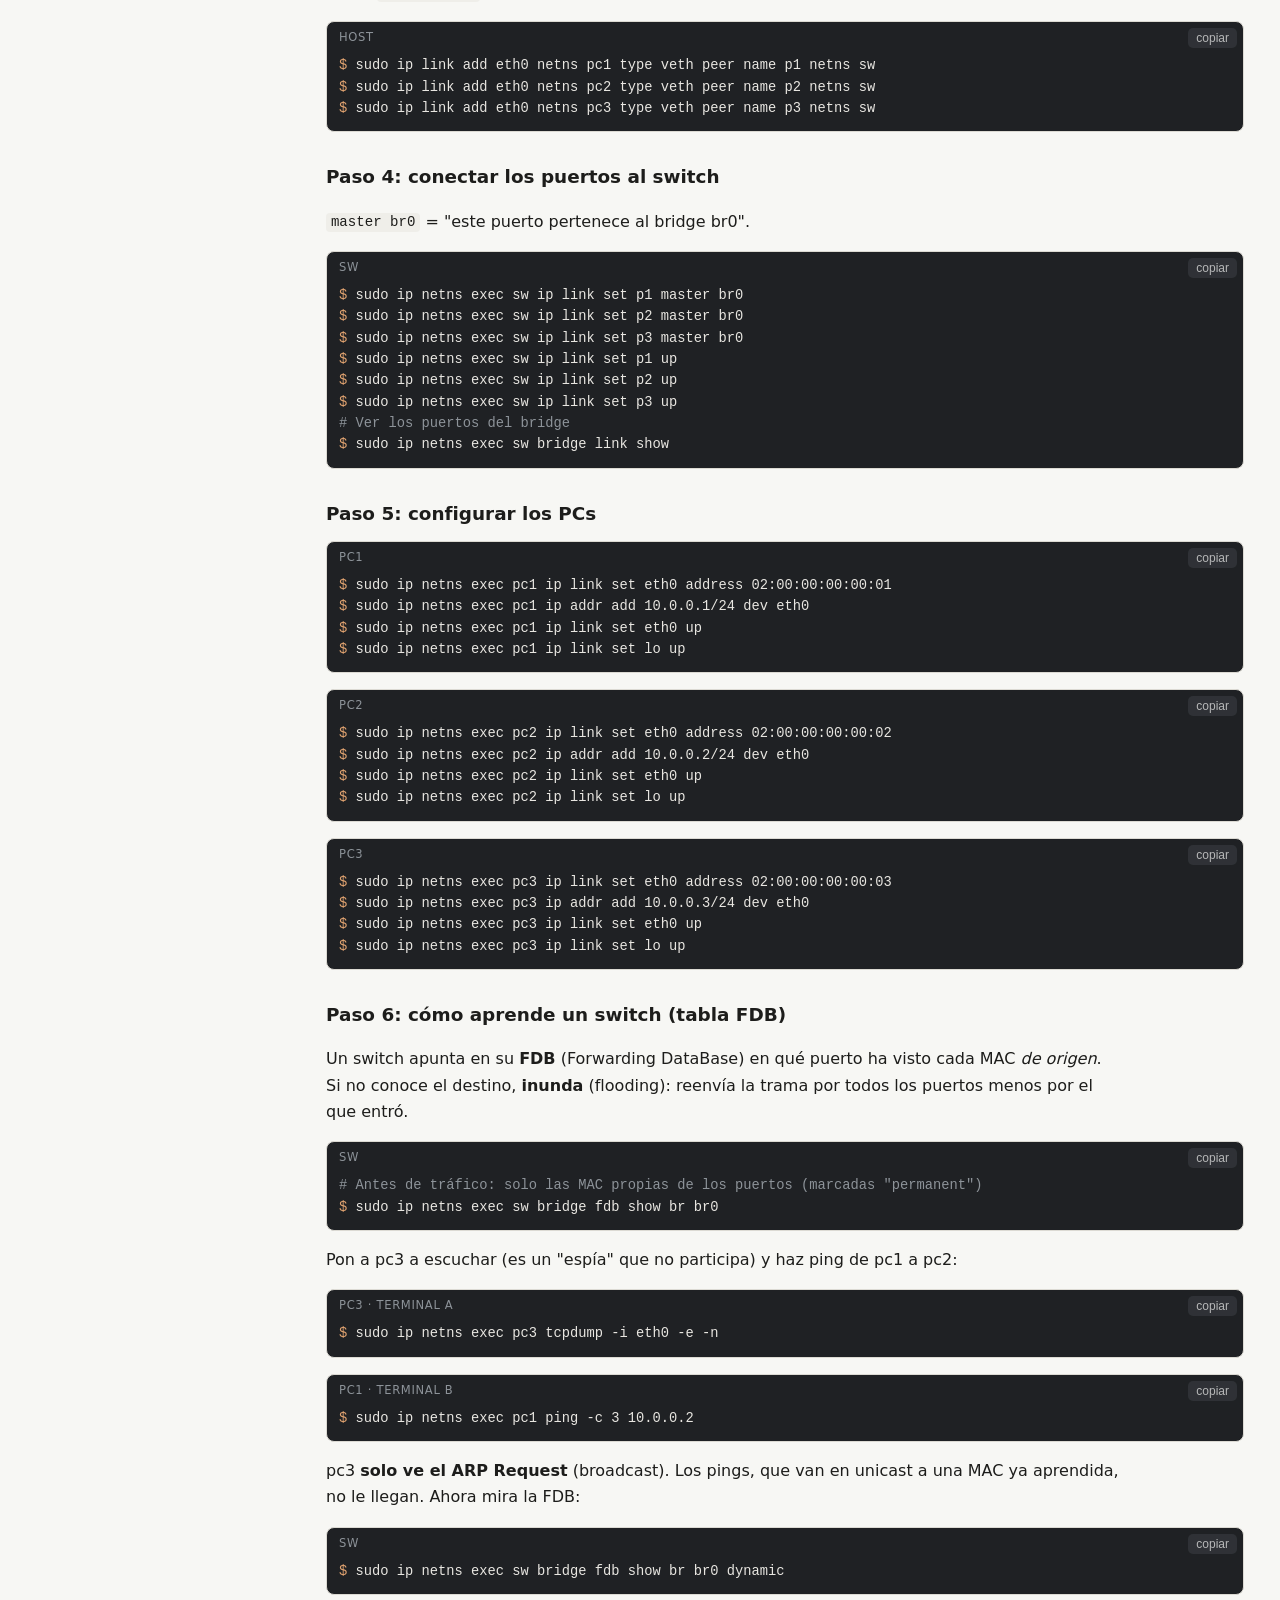
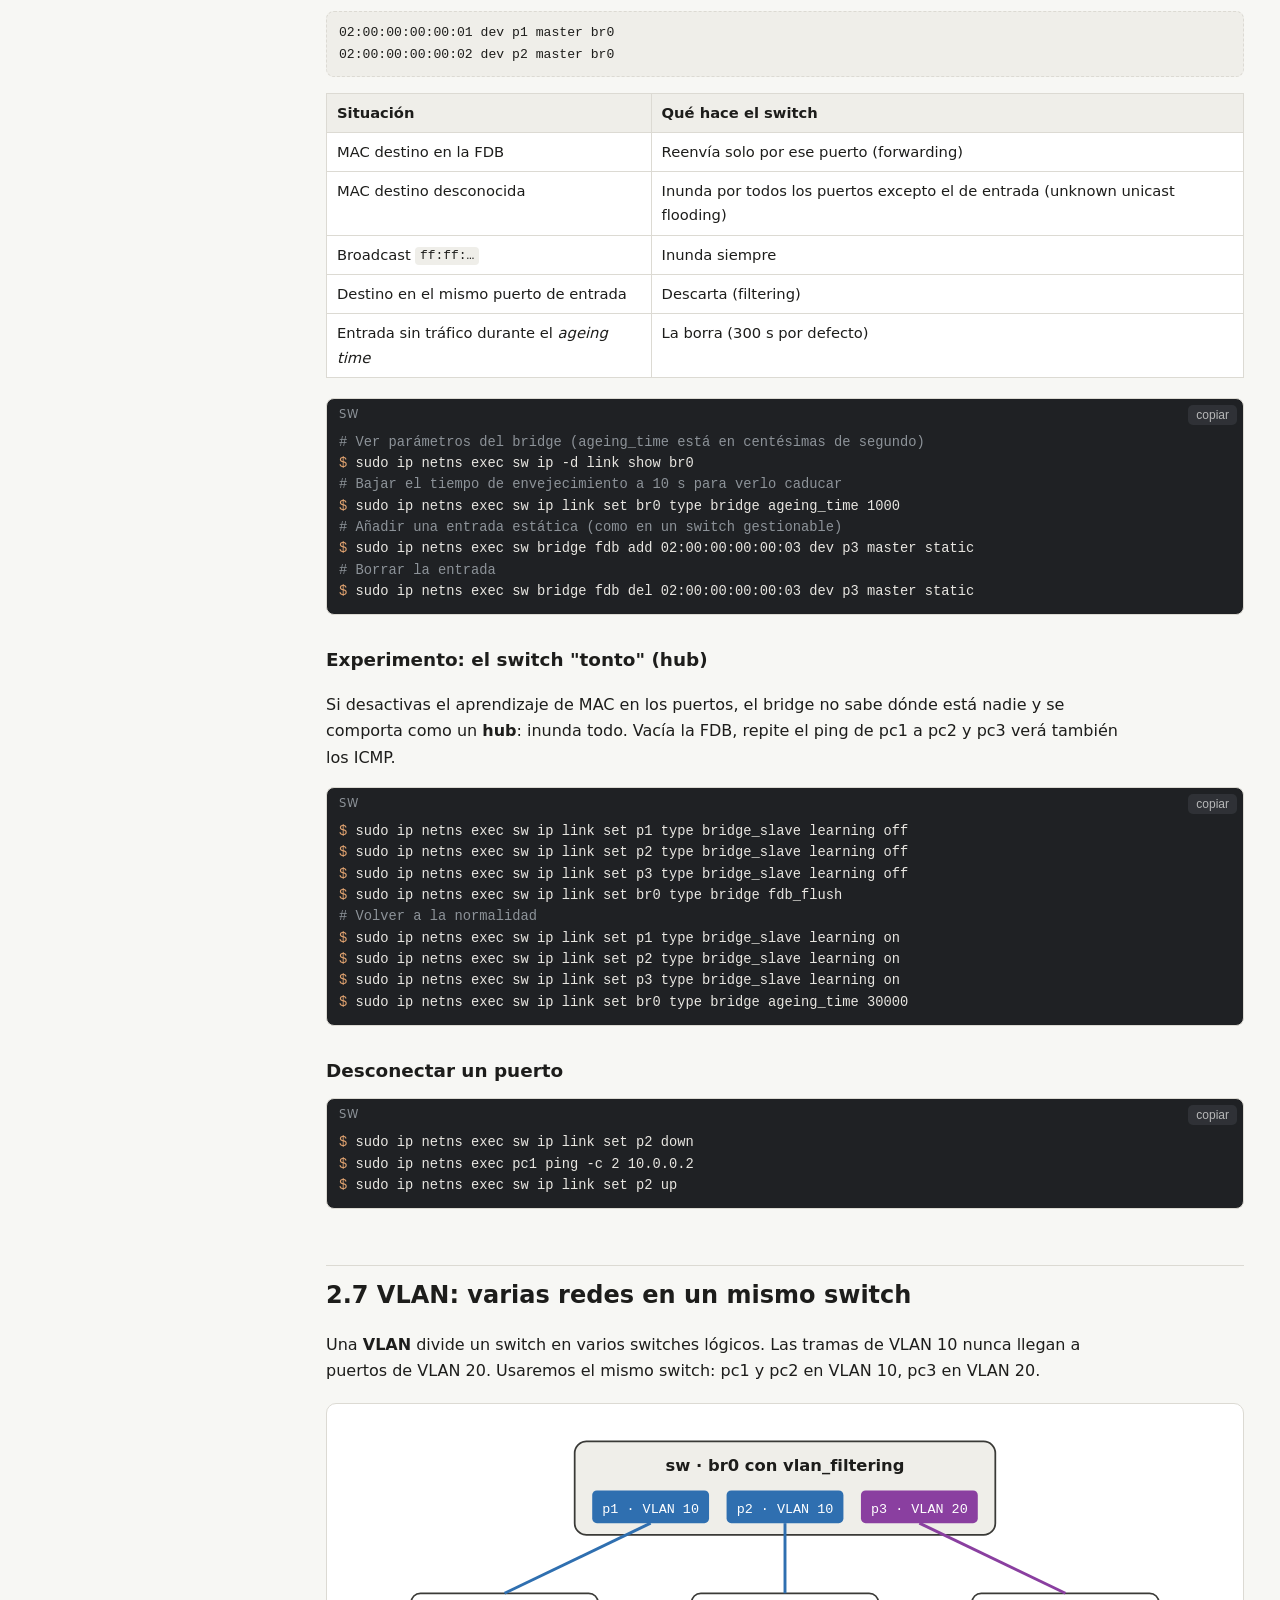
<file: capa2.html>
<!doctype html>
<html lang="es">
<head>
<meta charset="utf-8">
<meta name="viewport" content="width=device-width, initial-scale=1">
<title>Capa 2 · Enlace</title>
<meta name="description" content="Capa de enlace con ip netns: MAC, tramas Ethernet, ARP, switches, VLAN y un ping construido a mano.">
<link rel="stylesheet" href="assets/style.css">
<script src="assets/app.js"></script>
</head>
<body>
<header class="topbar"><div class="topbar-inner">
  <a class="brand" href="index.html">netns<span>·</span>lab</a>
  <nav class="topnav">
    <a href="index.html">Inicio</a>
    <a href="capa2.html" class="active">Capa 2</a>
    <a href="capa3.html">Capa 3</a>
    <a href="capa4.html">Capa 4</a>
    <a href="capa5.html">Capas 5-7</a>
    <a href="permisos.html">Permisos</a>
    <a href="limpieza.html">Chuleta</a>
  </nav>
  <button id="theme-toggle" aria-label="Cambiar tema">◐</button>
</div></header>

<div class="layout">
<aside class="toc"><h4>Capa 2</h4><ol></ol></aside>
<main>
<span class="layer-tag tag-l2">Capa 2 · Enlace de datos</span>
<h1>Capa 2: tramas, MAC, ARP y switches</h1>
<p class="lead">La capa de enlace mueve <strong>tramas</strong> entre equipos que están en el mismo medio físico (el mismo cable o el mismo switch). Aquí no hay rutas ni IPs: solo direcciones MAC de 48 bits.</p>

<!-- ============================================================ -->
<h2 id="lab1">2.1 Dos ordenadores y un cable</h2>
<p>Vamos a crear dos "ordenadores" (<code>pc1</code> y <code>pc2</code>) y unirlos con un cable virtual.</p>

<figure class="diagram">
<svg viewBox="0 0 760 170" role="img" aria-label="pc1 y pc2 unidos por un cable veth">
  <rect x="40" y="30" width="240" height="110" class="box" rx="10"/>
  <text x="160" y="56" text-anchor="middle" class="title">pc1</text>
  <text x="160" y="78" text-anchor="middle" class="mono">MAC 02:00:00:00:00:01</text>
  <text x="160" y="96" text-anchor="middle" class="mono small">(IP 10.0.0.1/24 en 2.4)</text>
  <rect x="220" y="104" width="70" height="28" class="f-l2" rx="5"/><text x="255" y="123" text-anchor="middle" class="white mono">eth0</text>
  <rect x="480" y="30" width="240" height="110" class="box" rx="10"/>
  <text x="600" y="56" text-anchor="middle" class="title">pc2</text>
  <text x="600" y="78" text-anchor="middle" class="mono">MAC 02:00:00:00:00:02</text>
  <text x="600" y="96" text-anchor="middle" class="mono small">(IP 10.0.0.2/24 en 2.4)</text>
  <rect x="470" y="104" width="70" height="28" class="f-l2" rx="5"/><text x="505" y="123" text-anchor="middle" class="white mono">eth0</text>
  <line x1="290" y1="118" x2="470" y2="118" class="wire-l2"/>
  <text x="380" y="110" text-anchor="middle" class="small">veth (cable)</text>
</svg>
<figcaption>Topología del laboratorio 2.1</figcaption>
</figure>

<h3>Paso 1: crear los ordenadores</h3>
<div class="cmd"><span class="label">host</span><pre><span class="p">$ </span>sudo ip netns add pc1
<span class="p">$ </span>sudo ip netns add pc2
<span class="p">$ </span>ip netns list</pre></div>

<h3>Paso 2: crear el cable</h3>
<p>Un par veth nace en el namespace donde lo creas (el host). Tiene dos extremos: <code>veth1</code> y <code>veth2</code>.</p>
<div class="cmd"><span class="label">host</span><pre><span class="p">$ </span>sudo ip link add veth1 type veth peer name veth2
<span class="c"># Los dos extremos aparecen en tu host</span>
<span class="p">$ </span>ip link show type veth</pre></div>

<h3>Paso 3: "enchufar" cada extremo en un ordenador</h3>
<div class="cmd"><span class="label">host</span><pre><span class="p">$ </span>sudo ip link set veth1 netns pc1
<span class="p">$ </span>sudo ip link set veth2 netns pc2
<span class="c"># Ya no están en el host</span>
<span class="p">$ </span>ip link show type veth</pre></div>

<h3>Paso 4: renombrar y poner MAC fáciles de leer</h3>
<p>Dentro de cada PC llamaremos a la tarjeta <code>eth0</code>, como en un equipo real. Para cambiar el nombre o la MAC la interfaz debe estar apagada (lo está).</p>
<div class="cmd"><span class="label">host → pc1</span><pre><span class="p">$ </span>sudo ip netns exec pc1 ip link set veth1 name eth0
<span class="p">$ </span>sudo ip netns exec pc1 ip link set eth0 address 02:00:00:00:00:01
<span class="p">$ </span>sudo ip netns exec pc1 ip link set eth0 up
<span class="p">$ </span>sudo ip netns exec pc1 ip link set lo up</pre></div>
<div class="cmd"><span class="label">host → pc2</span><pre><span class="p">$ </span>sudo ip netns exec pc2 ip link set veth2 name eth0
<span class="p">$ </span>sudo ip netns exec pc2 ip link set eth0 address 02:00:00:00:00:02
<span class="p">$ </span>sudo ip netns exec pc2 ip link set eth0 up
<span class="p">$ </span>sudo ip netns exec pc2 ip link set lo up</pre></div>

<h3>Paso 5: comprobar</h3>
<div class="cmd"><span class="label">pc1</span><pre><span class="p">$ </span>sudo ip netns exec pc1 ip link show eth0
<span class="c"># Más detalle (tipo veth, MTU mínima y máxima…)</span>
<span class="p">$ </span>sudo ip netns exec pc1 ip -d link show eth0
<span class="c"># Estadísticas: tramas y bytes enviados/recibidos, errores, descartes</span>
<span class="p">$ </span>sudo ip netns exec pc1 ip -s link show eth0</pre></div>
<pre class="out">2: eth0@if3: &lt;BROADCAST,MULTICAST,UP,LOWER_UP&gt; mtu 1500 qdisc noqueue state UP mode DEFAULT group default qlen 1000
    link/ether 02:00:00:00:00:01 brd ff:ff:ff:ff:ff:ff link-netns pc2</pre>
<div class="table-wrap"><table>
<tr><th>Campo</th><th>Significado</th></tr>
<tr><td><code>eth0@if3</code></td><td>Nombre de la interfaz; <code>@if3</code> es el índice de su pareja veth (en el otro namespace).</td></tr>
<tr><td><code>UP</code></td><td>Administrativamente encendida (tú hiciste <code>set up</code>).</td></tr>
<tr><td><code>LOWER_UP</code></td><td>Hay "señal" en el cable: el otro extremo también está encendido. Si apagas pc2, desaparece.</td></tr>
<tr><td><code>mtu 1500</code></td><td>Tamaño máximo de la carga útil de una trama Ethernet.</td></tr>
<tr><td><code>link/ether …</code></td><td>Tu dirección MAC.</td></tr>
<tr><td><code>brd ff:ff:ff:ff:ff:ff</code></td><td>Dirección de broadcast de capa 2 (a todos).</td></tr>
<tr><td><code>link-netns pc2</code></td><td>El otro extremo del cable vive en el namespace pc2.</td></tr>
</table></div>
<div class="note"><p><strong>Experimento:</strong> apaga el extremo de pc2 con <code>sudo ip netns exec pc2 ip link set eth0 down</code> y mira de nuevo pc1: verás <code>NO-CARRIER</code> y <code>state LOWERLAYERDOWN</code>, igual que al desenchufar un cable. Vuelve a encenderlo con <code>up</code>.</p></div>

<!-- ============================================================ -->
<h2 id="trama">2.2 Anatomía de una trama Ethernet</h2>
<figure class="diagram">
<svg viewBox="0 0 760 150" role="img" aria-label="Campos de una trama Ethernet II">
  <rect x="10" y="40" width="130" height="50" class="f-l2"/><text x="75" y="62" text-anchor="middle" class="white">MAC destino</text><text x="75" y="80" text-anchor="middle" class="white small" style="fill:#fff">6 bytes</text>
  <rect x="140" y="40" width="130" height="50" class="f-l2" opacity="0.85"/><text x="205" y="62" text-anchor="middle" class="white">MAC origen</text><text x="205" y="80" text-anchor="middle" style="fill:#fff" class="small">6 bytes</text>
  <rect x="270" y="40" width="90" height="50" class="f-acc"/><text x="315" y="62" text-anchor="middle" class="white">EtherType</text><text x="315" y="80" text-anchor="middle" style="fill:#fff" class="small">2 bytes</text>
  <rect x="360" y="40" width="300" height="50" class="box"/><text x="510" y="62" text-anchor="middle">Carga útil (payload)</text><text x="510" y="80" text-anchor="middle" class="small">46 – 1500 bytes (MTU)</text>
  <rect x="660" y="40" width="90" height="50" class="f-l2" opacity="0.7"/><text x="705" y="62" text-anchor="middle" class="white">FCS</text><text x="705" y="80" text-anchor="middle" style="fill:#fff" class="small">4 bytes</text>
  <text x="10" y="25" class="title">Trama Ethernet II</text>
  <text x="270" y="118" class="small">0x0800 = IPv4 · 0x0806 = ARP · 0x86DD = IPv6 · 0x8100 = VLAN 802.1Q</text>
  <text x="270" y="136" class="small">0x88B5 = experimental (la usaremos para mandar "texto" en capa 2)</text>
</svg>
<figcaption>El FCS (checksum) lo calcula y comprueba la tarjeta; tcpdump no lo muestra.</figcaption>
</figure>

<h3>Tipos de dirección MAC</h3>
<div class="table-wrap"><table>
<tr><th>Tipo</th><th>Cómo se reconoce</th><th>Ejemplo</th><th>Quién la recibe</th></tr>
<tr><td>Unicast</td><td>Bit menos significativo del 1er byte = 0</td><td><code>02:00:00:00:00:01</code></td><td>Una sola tarjeta</td></tr>
<tr><td>Multicast</td><td>Bit menos significativo del 1er byte = 1</td><td><code>01:00:5e:00:00:01</code></td><td>Las tarjetas suscritas al grupo</td></tr>
<tr><td>Broadcast</td><td>Todo a unos</td><td><code>ff:ff:ff:ff:ff:ff</code></td><td>Todas las del segmento</td></tr>
<tr><td>Administrada localmente</td><td>2º bit del 1er byte = 1 (02, 06, 0a, 0e…)</td><td><code>02:…</code></td><td>Puesta a mano / virtual</td></tr>
<tr><td>Global (de fábrica)</td><td>2º bit = 0; los 3 primeros bytes son el fabricante (OUI)</td><td><code>3c:52:82:…</code></td><td>Asignada por el fabricante</td></tr>
</table></div>

<!-- ============================================================ -->
<h2 id="raw">2.3 Comunicarse solo en capa 2 (sin IP)</h2>
<p>Los PCs aún <strong>no tienen IP</strong>. Aun así pueden hablar: basta con mandar una trama con la MAC de destino. Lo haremos con <strong>scapy</strong>, una consola de Python para fabricar paquetes.</p>

<h3>Terminal A: escuchar en pc2</h3>
<p><code>-e</code> muestra la cabecera Ethernet (las MAC), <code>-n</code> no traduce nombres, <code>-X</code> enseña el contenido en hexadecimal y ASCII.</p>
<div class="cmd"><span class="label">pc2 · terminal A</span><pre><span class="p">$ </span>sudo ip netns exec pc2 tcpdump -i eth0 -e -n -X</pre></div>

<h3>Terminal B: abrir scapy en pc1</h3>
<div class="cmd"><span class="label">pc1 · terminal B</span><pre><span class="p">$ </span>sudo ip netns exec pc1 scapy</pre></div>
<p>Dentro de scapy (el prompt es <code>&gt;&gt;&gt;</code>) construimos la trama campo a campo:</p>
<div class="cmd"><span class="label">scapy en pc1</span><pre><span class="c"># Una trama Ethernet: destino pc2, origen pc1, tipo experimental</span>
<span class="p">&gt;&gt;&gt; </span>t = Ether(dst="02:00:00:00:00:02", src="02:00:00:00:00:01", type=0x88b5)
<span class="c"># Le pegamos (/) una carga útil de texto</span>
<span class="p">&gt;&gt;&gt; </span>t = t / Raw(load=b"Hola pc2, soy pc1 en capa 2")
<span class="c"># Ver la trama campo a campo</span>
<span class="p">&gt;&gt;&gt; </span>t.show()
<span class="c"># Ver los bytes exactos que viajarán por el cable</span>
<span class="p">&gt;&gt;&gt; </span>hexdump(t)
<span class="c"># sendp = enviar en capa 2 (la "p" es de "packet at layer 2")</span>
<span class="p">&gt;&gt;&gt; </span>sendp(t, iface="eth0")</pre></div>
<p>En la terminal A aparece:</p>
<pre class="out">12:00:01.000 02:00:00:00:00:01 &gt; 02:00:00:00:00:02, ethertype Unknown (0x88b5), length 41:
	0x0000:  486f 6c61 2070 6332 2c20 736f 7920 7063  Hola.pc2,.soy.pc
	0x0010:  3120 656e 2063 6170 6120 32              1.en.capa.2</pre>
<div class="ok"><p>Acabas de comunicar dos ordenadores <strong>sin IP, sin puertos, sin nada</strong>: solo MAC origen, MAC destino, tipo y datos. Así es la capa 2.</p></div>

<h3>Broadcast y MAC ajenas</h3>
<div class="cmd"><span class="label">scapy en pc1</span><pre><span class="c"># A todos (broadcast): pc2 lo recibe</span>
<span class="p">&gt;&gt;&gt; </span>sendp(Ether(dst="ff:ff:ff:ff:ff:ff", type=0x88b5)/Raw(load=b"a todos"), iface="eth0")
<span class="c"># A una MAC que no es la de pc2: tcpdump la ve porque pone la tarjeta en modo promiscuo</span>
<span class="p">&gt;&gt;&gt; </span>sendp(Ether(dst="02:00:00:00:00:99", type=0x88b5)/Raw(load=b"no es para ti"), iface="eth0")</pre></div>
<div class="note"><p><strong>Modo promiscuo:</strong> normalmente una tarjeta descarta las tramas cuya MAC destino no es la suya, broadcast o multicast suscrito. <code>tcpdump</code> activa el modo promiscuo para verlo todo. Prueba con <code>tcpdump -p</code> (sin promiscuo) y el último envío ya no aparecerá. Puedes activarlo a mano con <code>ip link set eth0 promisc on</code>.</p></div>

<h3>Recibir con scapy en lugar de tcpdump</h3>
<div class="cmd"><span class="label">scapy en pc2</span><pre><span class="p">$ </span>sudo ip netns exec pc2 scapy
<span class="c"># Espera 1 trama del tipo 0x88b5 y guárdala</span>
<span class="p">&gt;&gt;&gt; </span>r = sniff(iface="eth0", filter="ether proto 0x88b5", count=1)
<span class="p">&gt;&gt;&gt; </span>r[0].show()
<span class="p">&gt;&gt;&gt; </span>r[0][Raw].load</pre></div>
<p>Con scapy en pc2 escuchando y scapy en pc1 enviando, ya tienes un "chat" en capa 2. Contesta desde pc2 con <code>sendp(Ether(dst=r[0].src, type=0x88b5)/Raw(load=b"recibido"), iface="eth0")</code>.</p>

<!-- ============================================================ -->
<h2 id="arp">2.4 ARP: de IP a MAC</h2>
<p>Las aplicaciones usan direcciones IP, pero el cable solo entiende MAC. <strong>ARP</strong> (Address Resolution Protocol) pregunta "¿quién tiene la IP X? dímelo a mí" por broadcast, y el dueño responde con su MAC. La respuesta se guarda en la <strong>tabla ARP</strong> (tabla de vecinos).</p>

<h3>Paso 1: poner IPs</h3>
<div class="cmd"><span class="label">host</span><pre><span class="p">$ </span>sudo ip netns exec pc1 ip addr add 10.0.0.1/24 dev eth0
<span class="p">$ </span>sudo ip netns exec pc2 ip addr add 10.0.0.2/24 dev eth0
<span class="p">$ </span>sudo ip netns exec pc1 ip addr show eth0</pre></div>

<h3>Paso 2: mirar la tabla ARP (vacía)</h3>
<div class="cmd"><span class="label">pc1</span><pre><span class="p">$ </span>sudo ip netns exec pc1 ip neigh show</pre></div>

<h3>Paso 3: capturar mientras se hace un ping</h3>
<div class="cmd"><span class="label">pc2 · terminal A</span><pre><span class="p">$ </span>sudo ip netns exec pc2 tcpdump -i eth0 -e -n arp or icmp</pre></div>
<div class="cmd"><span class="label">pc1 · terminal B</span><pre><span class="p">$ </span>sudo ip netns exec pc1 ping -c 1 10.0.0.2
<span class="p">$ </span>sudo ip netns exec pc1 ip neigh show</pre></div>
<pre class="out">02:00:00:00:00:01 &gt; ff:ff:ff:ff:ff:ff, ethertype ARP (0x0806), length 42: Request who-has 10.0.0.2 tell 10.0.0.1, length 28
02:00:00:00:00:02 &gt; 02:00:00:00:00:01, ethertype ARP (0x0806), length 42: Reply 10.0.0.2 is-at 02:00:00:00:00:02, length 28
02:00:00:00:00:01 &gt; 02:00:00:00:00:02, ethertype IPv4 (0x0800), length 98: 10.0.0.1 &gt; 10.0.0.2: ICMP echo request, id 4242, seq 1, length 64
02:00:00:00:00:02 &gt; 02:00:00:00:00:01, ethertype IPv4 (0x0800), length 98: 10.0.0.2 &gt; 10.0.0.1: ICMP echo reply, id 4242, seq 1, length 64

10.0.0.2 dev eth0 lladdr 02:00:00:00:00:02 REACHABLE</pre>

<figure class="diagram">
<svg viewBox="0 0 760 300" role="img" aria-label="Diagrama de secuencia ARP y ping">
  <defs><marker id="ah" viewBox="0 0 10 10" refX="9" refY="5" markerWidth="7" markerHeight="7" orient="auto-start-reverse"><path d="M0,0 L10,5 L0,10 z" class="arrow-head"/></marker></defs>
  <rect x="80" y="10" width="120" height="30" class="box" rx="6"/><text x="140" y="30" text-anchor="middle" class="title">pc1</text>
  <rect x="560" y="10" width="120" height="30" class="box" rx="6"/><text x="620" y="30" text-anchor="middle" class="title">pc2</text>
  <line x1="140" y1="40" x2="140" y2="290" class="wire dash"/>
  <line x1="620" y1="40" x2="620" y2="290" class="wire dash"/>
  <line x1="140" y1="75" x2="618" y2="95" class="wire-l2" marker-end="url(#ah)"/>
  <text x="380" y="72" text-anchor="middle" class="mono">ARP Request (broadcast ff:ff…): ¿quién tiene 10.0.0.2?</text>
  <line x1="620" y1="125" x2="142" y2="145" class="wire-l2" marker-end="url(#ah)"/>
  <text x="380" y="122" text-anchor="middle" class="mono">ARP Reply (unicast): 10.0.0.2 está en 02:..:02</text>
  <text x="20" y="168" class="small">pc1 guarda en su</text><text x="20" y="182" class="small">tabla ARP</text>
  <text x="640" y="100" class="small">pc2 también aprende</text><text x="640" y="114" class="small">la MAC de pc1</text>
  <line x1="140" y1="200" x2="618" y2="220" class="wire-l3" marker-end="url(#ah)"/>
  <text x="380" y="197" text-anchor="middle" class="mono">ICMP Echo Request (tipo 8)</text>
  <line x1="620" y1="250" x2="142" y2="270" class="wire-l3" marker-end="url(#ah)"/>
  <text x="380" y="247" text-anchor="middle" class="mono">ICMP Echo Reply (tipo 0)</text>
</svg>
<figcaption>Un ping a un vecino nuevo = 2 tramas ARP + 2 paquetes ICMP.</figcaption>
</figure>

<h3>Formato de un mensaje ARP</h3>
<div class="table-wrap"><table>
<tr><th>Campo</th><th>Request (pc1)</th><th>Reply (pc2)</th></tr>
<tr><td>Ethernet destino</td><td><code>ff:ff:ff:ff:ff:ff</code></td><td><code>02:00:00:00:00:01</code></td></tr>
<tr><td>Ethernet origen</td><td><code>02:00:00:00:00:01</code></td><td><code>02:00:00:00:00:02</code></td></tr>
<tr><td>EtherType</td><td colspan="2"><code>0x0806</code></td></tr>
<tr><td>hwtype / ptype</td><td colspan="2">1 (Ethernet) / 0x0800 (IPv4)</td></tr>
<tr><td>op</td><td>1 (who-has)</td><td>2 (is-at)</td></tr>
<tr><td>hwsrc (MAC emisor)</td><td><code>02:00:00:00:00:01</code></td><td><code>02:00:00:00:00:02</code></td></tr>
<tr><td>psrc (IP emisor)</td><td><code>10.0.0.1</code></td><td><code>10.0.0.2</code></td></tr>
<tr><td>hwdst (MAC objetivo)</td><td><code>00:00:00:00:00:00</code> (desconocida)</td><td><code>02:00:00:00:00:01</code></td></tr>
<tr><td>pdst (IP objetivo)</td><td><code>10.0.0.2</code></td><td><code>10.0.0.1</code></td></tr>
</table></div>

<h3>Estados de la tabla de vecinos</h3>
<div class="table-wrap"><table>
<tr><th>Estado</th><th>Significado</th></tr>
<tr><td><code>INCOMPLETE</code></td><td>Se ha enviado el ARP Request y aún no hay respuesta.</td></tr>
<tr><td><code>REACHABLE</code></td><td>MAC confirmada recientemente (unos 30 s).</td></tr>
<tr><td><code>STALE</code></td><td>Hace tiempo que no se confirma; se sigue usando pero se verificará al volver a enviar.</td></tr>
<tr><td><code>DELAY</code> / <code>PROBE</code></td><td>Verificando una entrada STALE (primero espera, luego pregunta en unicast).</td></tr>
<tr><td><code>FAILED</code></td><td>Nadie respondió: el equipo no existe o no contesta.</td></tr>
<tr><td><code>PERMANENT</code></td><td>Entrada estática puesta a mano. No caduca.</td></tr>
</table></div>

<h3>Manipular la tabla ARP</h3>
<div class="cmd"><span class="label">pc1</span><pre><span class="c"># Ver con detalle (incluye contadores y tiempos)</span>
<span class="p">$ </span>sudo ip netns exec pc1 ip -s neigh show
<span class="c"># Borrar todas las entradas de eth0</span>
<span class="p">$ </span>sudo ip netns exec pc1 ip neigh flush dev eth0
<span class="c"># Ping a una IP que no existe: verás INCOMPLETE y luego FAILED</span>
<span class="p">$ </span>sudo ip netns exec pc1 ping -c 2 10.0.0.50
<span class="p">$ </span>sudo ip netns exec pc1 ip neigh show
<span class="c"># Entrada estática (permanente)</span>
<span class="p">$ </span>sudo ip netns exec pc1 ip neigh add 10.0.0.2 lladdr 02:00:00:00:00:02 dev eth0 nud permanent
<span class="c"># Cambiarla o borrarla</span>
<span class="p">$ </span>sudo ip netns exec pc1 ip neigh replace 10.0.0.2 lladdr 02:00:00:00:00:02 dev eth0 nud reachable
<span class="p">$ </span>sudo ip netns exec pc1 ip neigh del 10.0.0.2 dev eth0</pre></div>

<h3>arping: hablar ARP directamente</h3>
<div class="cmd"><span class="label">pc1</span><pre><span class="c"># "Ping" de capa 2: pregunta la MAC de 10.0.0.2 tres veces</span>
<span class="p">$ </span>sudo ip netns exec pc1 arping -I eth0 -c 3 10.0.0.2
<span class="c"># Detección de IP duplicada (DAD): ¿alguien usa ya 10.0.0.2?</span>
<span class="p">$ </span>sudo ip netns exec pc1 arping -I eth0 -D -c 2 10.0.0.2
<span class="c"># ARP gratuito: anunciar mi propia IP/MAC a todos (se usa al cambiar de MAC o en failover)</span>
<span class="p">$ </span>sudo ip netns exec pc1 arping -I eth0 -U -c 2 10.0.0.1</pre></div>
<div class="note"><p>Fíjate en que si <code>arping -D</code> obtiene respuesta, devuelve código de error 1: significa "esa IP está ocupada". Lo usan los clientes DHCP antes de configurar una IP.</p></div>

<!-- ============================================================ -->
<h2 id="ping-manual">2.5 Un ping desmontado pieza a pieza (en los dos PCs)</h2>
<p>Ahora vamos a hacer <strong>a mano</strong> todo lo que hace el kernel durante un ping: el ARP Request, el ARP Reply, el Echo Request y el Echo Reply. Para que el kernel de pc2 no conteste por nosotros, le quitamos esas funciones.</p>

<figure class="diagram">
<svg viewBox="0 0 760 330" role="img" aria-label="Ping manual en cuatro pasos">
  <defs><marker id="ah2" viewBox="0 0 10 10" refX="9" refY="5" markerWidth="7" markerHeight="7" orient="auto-start-reverse"><path d="M0,0 L10,5 L0,10 z" class="arrow-head"/></marker></defs>
  <rect x="60" y="10" width="170" height="34" class="box" rx="6"/><text x="145" y="32" text-anchor="middle" class="title">pc1 (scapy)</text>
  <rect x="530" y="10" width="170" height="34" class="box" rx="6"/><text x="615" y="32" text-anchor="middle" class="title">pc2 (scapy)</text>
  <line x1="145" y1="44" x2="145" y2="320" class="wire dash"/><line x1="615" y1="44" x2="615" y2="320" class="wire dash"/>
  <circle cx="30" cy="85" r="13" class="f-acc"/><text x="30" y="90" text-anchor="middle" class="white">1</text>
  <line x1="145" y1="80" x2="613" y2="100" class="wire-l2" marker-end="url(#ah2)"/>
  <text x="380" y="78" text-anchor="middle" class="mono">srp1(ARP op=1)  → espera respuesta</text>
  <circle cx="730" cy="145" r="13" class="f-acc"/><text x="730" y="150" text-anchor="middle" class="white">2</text>
  <line x1="615" y1="140" x2="147" y2="160" class="wire-l2" marker-end="url(#ah2)"/>
  <text x="380" y="137" text-anchor="middle" class="mono">sendp(ARP op=2) escrito a mano</text>
  <circle cx="30" cy="215" r="13" class="f-acc"/><text x="30" y="220" text-anchor="middle" class="white">3</text>
  <line x1="145" y1="210" x2="613" y2="230" class="wire-l3" marker-end="url(#ah2)"/>
  <text x="380" y="207" text-anchor="middle" class="mono">srp1(IP/ICMP type=8)</text>
  <circle cx="730" cy="275" r="13" class="f-acc"/><text x="730" y="280" text-anchor="middle" class="white">4</text>
  <line x1="615" y1="270" x2="147" y2="290" class="wire-l3" marker-end="url(#ah2)"/>
  <text x="380" y="267" text-anchor="middle" class="mono">sendp(IP/ICMP type=0) escrito a mano</text>
</svg>
<figcaption>Cada flecha la escribes tú. El kernel de pc2 está "mudo".</figcaption>
</figure>

<h3>Preparación: silenciar el kernel de pc2</h3>
<div class="cmd"><span class="label">pc2</span><pre><span class="c"># La interfaz deja de responder ARP (flag NOARP)</span>
<span class="p">$ </span>sudo ip netns exec pc2 ip link set dev eth0 arp off
<span class="c"># El kernel deja de responder pings</span>
<span class="p">$ </span>sudo ip netns exec pc2 sysctl -w net.ipv4.icmp_echo_ignore_all=1
<span class="c"># pc1 olvida lo que sabía</span>
<span class="p">$ </span>sudo ip netns exec pc1 ip neigh flush dev eth0</pre></div>
<p>Comprueba que el ping normal ya no funciona: <code>sudo ip netns exec pc1 ping -c 2 10.0.0.2</code> → 100% pérdida.</p>
<p>Abre <strong>tres terminales</strong>: una con tcpdump para ver todo, y una con scapy en cada PC.</p>
<div class="cmd"><span class="label">terminal 1 · observador en pc2</span><pre><span class="p">$ </span>sudo ip netns exec pc2 tcpdump -i eth0 -e -n -v</pre></div>
<div class="cmd"><span class="label">terminal 2 y 3</span><pre><span class="p">$ </span>sudo ip netns exec pc1 scapy
<span class="p">$ </span>sudo ip netns exec pc2 scapy</pre></div>

<h3>Paso 1 · pc1 pregunta por ARP</h3>
<p>Preparamos la pregunta y la enviamos con <code>srp1</code>: envía en capa 2 y <strong>espera la primera respuesta</strong> que encaje (hasta 120 s).</p>
<div class="cmd"><span class="label">scapy en pc1</span><pre><span class="p">&gt;&gt;&gt; </span>pregunta = Ether(dst="ff:ff:ff:ff:ff:ff", src="02:00:00:00:00:01") / ARP(op=1, hwsrc="02:00:00:00:00:01", psrc="10.0.0.1", pdst="10.0.0.2")
<span class="p">&gt;&gt;&gt; </span>pregunta.show()
<span class="p">&gt;&gt;&gt; </span>resp = srp1(pregunta, iface="eth0", timeout=120)</pre></div>
<p>pc1 se queda esperando. En tcpdump verás el <code>Request who-has 10.0.0.2 tell 10.0.0.1</code> y <strong>ninguna respuesta</strong>.</p>

<h3>Paso 2 · pc2 responde a mano</h3>
<div class="cmd"><span class="label">scapy en pc2</span><pre><span class="p">&gt;&gt;&gt; </span>respuesta = Ether(dst="02:00:00:00:00:01", src="02:00:00:00:00:02") / ARP(op=2, hwsrc="02:00:00:00:00:02", psrc="10.0.0.2", hwdst="02:00:00:00:00:01", pdst="10.0.0.1")
<span class="p">&gt;&gt;&gt; </span>sendp(respuesta, iface="eth0")</pre></div>
<p>En pc1, <code>srp1</code> termina. Veamos qué recibió:</p>
<div class="cmd"><span class="label">scapy en pc1</span><pre><span class="p">&gt;&gt;&gt; </span>resp.show()
<span class="p">&gt;&gt;&gt; </span>mac_pc2 = resp[ARP].hwsrc
<span class="p">&gt;&gt;&gt; </span>mac_pc2</pre></div>
<pre class="out">'02:00:00:00:00:02'</pre>

<h3>Paso 3 · pc2 se pone a escuchar y pc1 envía el Echo Request</h3>
<p>Primero pc2 se queda esperando un paquete ICMP:</p>
<div class="cmd"><span class="label">scapy en pc2</span><pre><span class="p">&gt;&gt;&gt; </span>p = sniff(iface="eth0", filter="icmp", count=1)[0]</pre></div>
<p>Luego pc1 construye el ping capa por capa: Ethernet (con la MAC que aprendimos) / IP / ICMP / datos:</p>
<div class="cmd"><span class="label">scapy en pc1</span><pre><span class="p">&gt;&gt;&gt; </span>eco = Ether(dst=mac_pc2, src="02:00:00:00:00:01") / IP(src="10.0.0.1", dst="10.0.0.2", ttl=64) / ICMP(type=8, code=0, id=0x1234, seq=1) / Raw(load=b"ping hecho a mano")
<span class="c"># show2() muestra el paquete con los checksums y longitudes ya calculados</span>
<span class="p">&gt;&gt;&gt; </span>eco.show2()
<span class="p">&gt;&gt;&gt; </span>resp = srp1(eco, iface="eth0", timeout=120)</pre></div>

<h3>Paso 4 · pc2 construye el Echo Reply a partir de lo recibido</h3>
<p>El <code>sniff</code> de pc2 ha terminado. Inspeccionamos el paquete y contestamos dándole la vuelta a las direcciones y copiando id, seq y datos (así lo exige el protocolo ICMP):</p>
<div class="cmd"><span class="label">scapy en pc2</span><pre><span class="p">&gt;&gt;&gt; </span>p.show()
<span class="p">&gt;&gt;&gt; </span>p[ICMP].id, p[ICMP].seq, p[Raw].load
<span class="p">&gt;&gt;&gt; </span>eco_resp = Ether(dst=p[Ether].src, src=p[Ether].dst) / IP(src=p[IP].dst, dst=p[IP].src, ttl=64) / ICMP(type=0, code=0, id=p[ICMP].id, seq=p[ICMP].seq) / Raw(load=p[Raw].load)
<span class="p">&gt;&gt;&gt; </span>sendp(eco_resp, iface="eth0")</pre></div>
<p>pc1 recibe la respuesta:</p>
<div class="cmd"><span class="label">scapy en pc1</span><pre><span class="p">&gt;&gt;&gt; </span>resp.show()
<span class="p">&gt;&gt;&gt; </span>resp[ICMP].type
<span class="p">&gt;&gt;&gt; </span>resp[Raw].load</pre></div>
<pre class="out">0
b'ping hecho a mano'</pre>
<div class="ok"><p>Has hecho un ping completo escribiendo tú las 4 piezas. Esto es exactamente lo que hacen los kernels de ambos equipos en microsegundos cada vez que escribes <code>ping</code>.</p></div>

<h3>Los campos de ICMP que has rellenado</h3>
<div class="table-wrap"><table>
<tr><th>Campo</th><th>Echo Request</th><th>Echo Reply</th><th>Para qué sirve</th></tr>
<tr><td>type</td><td>8</td><td>0</td><td>Tipo de mensaje ICMP</td></tr>
<tr><td>code</td><td>0</td><td>0</td><td>Subtipo</td></tr>
<tr><td>checksum</td><td colspan="2">Lo calcula scapy</td><td>Detectar corrupción</td></tr>
<tr><td>id</td><td colspan="2">igual en ambos (0x1234)</td><td>Distinguir pings de distintos procesos</td></tr>
<tr><td>seq</td><td colspan="2">igual en ambos (1)</td><td>Número de ping (1, 2, 3…)</td></tr>
<tr><td>datos</td><td colspan="2">se devuelven idénticos</td><td>Medir RTT, detectar corrupción</td></tr>
</table></div>

<h3>Variante: dejar que pc1 use su kernel</h3>
<p>Pon una entrada ARP estática en pc1 (<code>ip neigh add 10.0.0.2 lladdr 02:00:00:00:00:02 dev eth0 nud permanent</code>) y lanza un ping normal desde pc1 con <code>ping -c 1 10.0.0.2</code>. En pc2 repite el paso 4 (sniff + respuesta). Verás que <code>ping</code> acepta tu respuesta artesanal y calcula el tiempo.</p>
<div class="note"><p>El <code>id</code> lo elige el programa <code>ping</code>; por eso en pc2 lo copiamos del paquete recibido en lugar de inventarlo.</p></div>

<h3>Restaurar pc2</h3>
<div class="cmd"><span class="label">pc2</span><pre><span class="p">$ </span>sudo ip netns exec pc2 ip link set dev eth0 arp on
<span class="p">$ </span>sudo ip netns exec pc2 sysctl -w net.ipv4.icmp_echo_ignore_all=0
<span class="p">$ </span>sudo ip netns exec pc1 ip neigh flush dev eth0
<span class="p">$ </span>sudo ip netns exec pc1 ping -c 2 10.0.0.2</pre></div>

<!-- ============================================================ -->
<h2 id="switch">2.6 Un switch con tres PCs</h2>
<p>Con dos equipos basta un cable. Con más, hace falta un <strong>switch</strong>. En Linux un switch es un <strong>bridge</strong>. Lo meteremos en su propio namespace <code>sw</code> para que se vea como un aparato más.</p>
<p>Empieza de cero:</p>
<div class="cmd"><span class="label">host</span><pre><span class="p">$ </span>sudo ip netns del pc1
<span class="p">$ </span>sudo ip netns del pc2</pre></div>

<figure class="diagram">
<svg viewBox="0 0 760 290" role="img" aria-label="Tres PCs conectados a un switch">
  <rect x="270" y="20" width="220" height="90" class="box2" rx="10"/>
  <text x="380" y="45" text-anchor="middle" class="title">sw (bridge br0)</text>
  <text x="380" y="65" text-anchor="middle" class="small">tabla FDB: MAC → puerto</text>
  <rect x="280" y="78" width="60" height="24" class="f-l2" rx="4"/><text x="310" y="95" text-anchor="middle" class="white mono">p1</text>
  <rect x="350" y="78" width="60" height="24" class="f-l2" rx="4"/><text x="380" y="95" text-anchor="middle" class="white mono">p2</text>
  <rect x="420" y="78" width="60" height="24" class="f-l2" rx="4"/><text x="450" y="95" text-anchor="middle" class="white mono">p3</text>
  <rect x="40" y="190" width="180" height="80" class="box" rx="10"/><text x="130" y="215" text-anchor="middle" class="title">pc1</text><text x="130" y="235" text-anchor="middle" class="mono small">10.0.0.1 · …:01</text><text x="130" y="255" text-anchor="middle" class="mono small">eth0</text>
  <rect x="290" y="190" width="180" height="80" class="box" rx="10"/><text x="380" y="215" text-anchor="middle" class="title">pc2</text><text x="380" y="235" text-anchor="middle" class="mono small">10.0.0.2 · …:02</text><text x="380" y="255" text-anchor="middle" class="mono small">eth0</text>
  <rect x="540" y="190" width="180" height="80" class="box" rx="10"/><text x="630" y="215" text-anchor="middle" class="title">pc3</text><text x="630" y="235" text-anchor="middle" class="mono small">10.0.0.3 · …:03</text><text x="630" y="255" text-anchor="middle" class="mono small">eth0</text>
  <path d="M310 102 L130 190" class="wire-l2"/><path d="M380 102 L380 190" class="wire-l2"/><path d="M450 102 L630 190" class="wire-l2"/>
</svg>
<figcaption>Topología del laboratorio 2.6. Los puertos del switch se llaman p1, p2, p3.</figcaption>
</figure>

<h3>Paso 1: crear los cuatro aparatos</h3>
<div class="cmd"><span class="label">host</span><pre><span class="p">$ </span>sudo ip netns add sw
<span class="p">$ </span>sudo ip netns add pc1
<span class="p">$ </span>sudo ip netns add pc2
<span class="p">$ </span>sudo ip netns add pc3</pre></div>

<h3>Paso 2: crear el switch</h3>
<div class="cmd"><span class="label">sw</span><pre><span class="p">$ </span>sudo ip netns exec sw ip link add br0 type bridge
<span class="p">$ </span>sudo ip netns exec sw ip link set br0 up</pre></div>

<h3>Paso 3: tres cables, creando cada extremo directamente en su namespace</h3>
<p>Atajo: <code>ip link add</code> permite decir en qué namespace nace cada extremo.</p>
<div class="cmd"><span class="label">host</span><pre><span class="p">$ </span>sudo ip link add eth0 netns pc1 type veth peer name p1 netns sw
<span class="p">$ </span>sudo ip link add eth0 netns pc2 type veth peer name p2 netns sw
<span class="p">$ </span>sudo ip link add eth0 netns pc3 type veth peer name p3 netns sw</pre></div>

<h3>Paso 4: conectar los puertos al switch</h3>
<p><code>master br0</code> = "este puerto pertenece al bridge br0".</p>
<div class="cmd"><span class="label">sw</span><pre><span class="p">$ </span>sudo ip netns exec sw ip link set p1 master br0
<span class="p">$ </span>sudo ip netns exec sw ip link set p2 master br0
<span class="p">$ </span>sudo ip netns exec sw ip link set p3 master br0
<span class="p">$ </span>sudo ip netns exec sw ip link set p1 up
<span class="p">$ </span>sudo ip netns exec sw ip link set p2 up
<span class="p">$ </span>sudo ip netns exec sw ip link set p3 up
<span class="c"># Ver los puertos del bridge</span>
<span class="p">$ </span>sudo ip netns exec sw bridge link show</pre></div>

<h3>Paso 5: configurar los PCs</h3>
<div class="cmd"><span class="label">pc1</span><pre><span class="p">$ </span>sudo ip netns exec pc1 ip link set eth0 address 02:00:00:00:00:01
<span class="p">$ </span>sudo ip netns exec pc1 ip addr add 10.0.0.1/24 dev eth0
<span class="p">$ </span>sudo ip netns exec pc1 ip link set eth0 up
<span class="p">$ </span>sudo ip netns exec pc1 ip link set lo up</pre></div>
<div class="cmd"><span class="label">pc2</span><pre><span class="p">$ </span>sudo ip netns exec pc2 ip link set eth0 address 02:00:00:00:00:02
<span class="p">$ </span>sudo ip netns exec pc2 ip addr add 10.0.0.2/24 dev eth0
<span class="p">$ </span>sudo ip netns exec pc2 ip link set eth0 up
<span class="p">$ </span>sudo ip netns exec pc2 ip link set lo up</pre></div>
<div class="cmd"><span class="label">pc3</span><pre><span class="p">$ </span>sudo ip netns exec pc3 ip link set eth0 address 02:00:00:00:00:03
<span class="p">$ </span>sudo ip netns exec pc3 ip addr add 10.0.0.3/24 dev eth0
<span class="p">$ </span>sudo ip netns exec pc3 ip link set eth0 up
<span class="p">$ </span>sudo ip netns exec pc3 ip link set lo up</pre></div>

<h3>Paso 6: cómo aprende un switch (tabla FDB)</h3>
<p>Un switch apunta en su <strong>FDB</strong> (Forwarding DataBase) en qué puerto ha visto cada MAC <em>de origen</em>. Si no conoce el destino, <strong>inunda</strong> (flooding): reenvía la trama por todos los puertos menos por el que entró.</p>
<div class="cmd"><span class="label">sw</span><pre><span class="c"># Antes de tráfico: solo las MAC propias de los puertos (marcadas "permanent")</span>
<span class="p">$ </span>sudo ip netns exec sw bridge fdb show br br0</pre></div>
<p>Pon a pc3 a escuchar (es un "espía" que no participa) y haz ping de pc1 a pc2:</p>
<div class="cmd"><span class="label">pc3 · terminal A</span><pre><span class="p">$ </span>sudo ip netns exec pc3 tcpdump -i eth0 -e -n</pre></div>
<div class="cmd"><span class="label">pc1 · terminal B</span><pre><span class="p">$ </span>sudo ip netns exec pc1 ping -c 3 10.0.0.2</pre></div>
<p>pc3 <strong>solo ve el ARP Request</strong> (broadcast). Los pings, que van en unicast a una MAC ya aprendida, no le llegan. Ahora mira la FDB:</p>
<div class="cmd"><span class="label">sw</span><pre><span class="p">$ </span>sudo ip netns exec sw bridge fdb show br br0 dynamic</pre></div>
<pre class="out">02:00:00:00:00:01 dev p1 master br0
02:00:00:00:00:02 dev p2 master br0</pre>
<div class="table-wrap"><table>
<tr><th>Situación</th><th>Qué hace el switch</th></tr>
<tr><td>MAC destino en la FDB</td><td>Reenvía solo por ese puerto (forwarding)</td></tr>
<tr><td>MAC destino desconocida</td><td>Inunda por todos los puertos excepto el de entrada (unknown unicast flooding)</td></tr>
<tr><td>Broadcast <code>ff:ff:…</code></td><td>Inunda siempre</td></tr>
<tr><td>Destino en el mismo puerto de entrada</td><td>Descarta (filtering)</td></tr>
<tr><td>Entrada sin tráfico durante el <em>ageing time</em></td><td>La borra (300 s por defecto)</td></tr>
</table></div>
<div class="cmd"><span class="label">sw</span><pre><span class="c"># Ver parámetros del bridge (ageing_time está en centésimas de segundo)</span>
<span class="p">$ </span>sudo ip netns exec sw ip -d link show br0
<span class="c"># Bajar el tiempo de envejecimiento a 10 s para verlo caducar</span>
<span class="p">$ </span>sudo ip netns exec sw ip link set br0 type bridge ageing_time 1000
<span class="c"># Añadir una entrada estática (como en un switch gestionable)</span>
<span class="p">$ </span>sudo ip netns exec sw bridge fdb add 02:00:00:00:00:03 dev p3 master static
<span class="c"># Borrar la entrada</span>
<span class="p">$ </span>sudo ip netns exec sw bridge fdb del 02:00:00:00:00:03 dev p3 master static</pre></div>

<h3>Experimento: el switch "tonto" (hub)</h3>
<p>Si desactivas el aprendizaje de MAC en los puertos, el bridge no sabe dónde está nadie y se comporta como un <strong>hub</strong>: inunda todo. Vacía la FDB, repite el ping de pc1 a pc2 y pc3 verá también los ICMP.</p>
<div class="cmd"><span class="label">sw</span><pre><span class="p">$ </span>sudo ip netns exec sw ip link set p1 type bridge_slave learning off
<span class="p">$ </span>sudo ip netns exec sw ip link set p2 type bridge_slave learning off
<span class="p">$ </span>sudo ip netns exec sw ip link set p3 type bridge_slave learning off
<span class="p">$ </span>sudo ip netns exec sw ip link set br0 type bridge fdb_flush
<span class="c"># Volver a la normalidad</span>
<span class="p">$ </span>sudo ip netns exec sw ip link set p1 type bridge_slave learning on
<span class="p">$ </span>sudo ip netns exec sw ip link set p2 type bridge_slave learning on
<span class="p">$ </span>sudo ip netns exec sw ip link set p3 type bridge_slave learning on
<span class="p">$ </span>sudo ip netns exec sw ip link set br0 type bridge ageing_time 30000</pre></div>

<h3>Desconectar un puerto</h3>
<div class="cmd"><span class="label">sw</span><pre><span class="p">$ </span>sudo ip netns exec sw ip link set p2 down
<span class="p">$ </span>sudo ip netns exec pc1 ping -c 2 10.0.0.2
<span class="p">$ </span>sudo ip netns exec sw ip link set p2 up</pre></div>

<!-- ============================================================ -->
<h2 id="vlan">2.7 VLAN: varias redes en un mismo switch</h2>
<p>Una <strong>VLAN</strong> divide un switch en varios switches lógicos. Las tramas de VLAN 10 nunca llegan a puertos de VLAN 20. Usaremos el mismo switch: pc1 y pc2 en VLAN 10, pc3 en VLAN 20.</p>

<figure class="diagram">
<svg viewBox="0 0 760 230" role="img" aria-label="Switch con VLAN 10 y VLAN 20">
  <rect x="200" y="20" width="360" height="80" class="box2" rx="10"/>
  <text x="380" y="45" text-anchor="middle" class="title">sw · br0 con vlan_filtering</text>
  <rect x="215" y="62" width="100" height="28" class="f-l2" rx="4"/><text x="265" y="81" text-anchor="middle" class="white mono">p1 · VLAN 10</text>
  <rect x="330" y="62" width="100" height="28" class="f-l2" rx="4"/><text x="380" y="81" text-anchor="middle" class="white mono">p2 · VLAN 10</text>
  <rect x="445" y="62" width="100" height="28" class="f-l5" rx="4"/><text x="495" y="81" text-anchor="middle" class="white mono">p3 · VLAN 20</text>
  <rect x="60" y="150" width="160" height="60" class="box" rx="8"/><text x="140" y="185" text-anchor="middle">pc1</text>
  <rect x="300" y="150" width="160" height="60" class="box" rx="8"/><text x="380" y="185" text-anchor="middle">pc2</text>
  <rect x="540" y="150" width="160" height="60" class="box" rx="8"/><text x="620" y="185" text-anchor="middle">pc3</text>
  <path d="M265 90 L140 150" class="wire-l2"/><path d="M380 90 L380 150" class="wire-l2"/><path d="M495 90 L620 150" class="wire-l5"/>
  <text x="620" y="226" text-anchor="middle" class="small">aislado de pc1 y pc2</text>
</svg>
<figcaption>VLAN 10 (azul) y VLAN 20 (morado) en el mismo switch.</figcaption>
</figure>

<div class="cmd"><span class="label">sw</span><pre><span class="c"># Activar el filtrado por VLAN en el bridge</span>
<span class="p">$ </span>sudo ip netns exec sw ip link set br0 type bridge vlan_filtering 1
<span class="c"># Por defecto todos los puertos están en la VLAN 1. Míralo:</span>
<span class="p">$ </span>sudo ip netns exec sw bridge vlan show
<span class="c"># p1 y p2: puertos de acceso en VLAN 10 (pvid = VLAN para lo que entra sin etiqueta; untagged = sale sin etiqueta)</span>
<span class="p">$ </span>sudo ip netns exec sw bridge vlan add dev p1 vid 10 pvid untagged
<span class="p">$ </span>sudo ip netns exec sw bridge vlan del dev p1 vid 1
<span class="p">$ </span>sudo ip netns exec sw bridge vlan add dev p2 vid 10 pvid untagged
<span class="p">$ </span>sudo ip netns exec sw bridge vlan del dev p2 vid 1
<span class="c"># p3: VLAN 20</span>
<span class="p">$ </span>sudo ip netns exec sw bridge vlan add dev p3 vid 20 pvid untagged
<span class="p">$ </span>sudo ip netns exec sw bridge vlan del dev p3 vid 1
<span class="p">$ </span>sudo ip netns exec sw bridge vlan show</pre></div>
<div class="cmd"><span class="label">pruebas</span><pre><span class="c"># Funciona (misma VLAN)</span>
<span class="p">$ </span>sudo ip netns exec pc1 ping -c 2 10.0.0.2
<span class="c"># No funciona (distinta VLAN, aunque misma subred IP)</span>
<span class="p">$ </span>sudo ip netns exec pc1 ping -c 2 10.0.0.3</pre></div>

<h3>Puerto troncal (trunk) y etiquetas 802.1Q</h3>
<p>Un puerto <strong>trunk</strong> transporta varias VLAN a la vez añadiendo una etiqueta de 4 bytes a cada trama. Convertimos p3 en troncal (VLAN 10 y 20 etiquetadas) y en pc3 creamos dos subinterfaces, una por VLAN.</p>
<div class="cmd"><span class="label">sw</span><pre><span class="p">$ </span>sudo ip netns exec sw bridge vlan del dev p3 vid 20
<span class="p">$ </span>sudo ip netns exec sw bridge vlan add dev p3 vid 10
<span class="p">$ </span>sudo ip netns exec sw bridge vlan add dev p3 vid 20</pre></div>
<div class="cmd"><span class="label">pc3</span><pre><span class="p">$ </span>sudo ip netns exec pc3 ip addr flush dev eth0
<span class="p">$ </span>sudo ip netns exec pc3 ip link add link eth0 name eth0.10 type vlan id 10
<span class="p">$ </span>sudo ip netns exec pc3 ip link add link eth0 name eth0.20 type vlan id 20
<span class="p">$ </span>sudo ip netns exec pc3 ip addr add 10.0.0.3/24 dev eth0.10
<span class="p">$ </span>sudo ip netns exec pc3 ip addr add 10.20.0.3/24 dev eth0.20
<span class="p">$ </span>sudo ip netns exec pc3 ip link set eth0.10 up
<span class="p">$ </span>sudo ip netns exec pc3 ip link set eth0.20 up</pre></div>
<div class="cmd"><span class="label">pc3</span><pre><span class="c"># Mira las etiquetas en el cable físico (eth0)</span>
<span class="p">$ </span>sudo ip netns exec pc3 tcpdump -i eth0 -e -n</pre></div>
<div class="cmd"><span class="label">pc1</span><pre><span class="p">$ </span>sudo ip netns exec pc1 ping -c 2 10.0.0.3</pre></div>
<pre class="out">02:00:00:00:00:01 &gt; 02:00:00:00:00:03, ethertype 802.1Q (0x8100), length 102: vlan 10, p 0, ethertype IPv4 (0x0800), 10.0.0.1 &gt; 10.0.0.3: ICMP echo request ...</pre>
<div class="table-wrap"><table>
<tr><th>Tipo de puerto</th><th>VLANs</th><th>¿Etiqueta en el cable?</th><th>Uso típico</th></tr>
<tr><td>Acceso (access)</td><td>Una</td><td>No</td><td>PCs, impresoras</td></tr>
<tr><td>Troncal (trunk)</td><td>Varias</td><td>Sí, 802.1Q (salvo la nativa/pvid)</td><td>Switch-switch, switch-router, servidores de virtualización</td></tr>
</table></div>

<!-- ============================================================ -->
<h2 id="mas">2.8 Más cosas de capa 2</h2>

<h3>MTU y tramas jumbo</h3>
<div class="cmd"><span class="label">pc1 / pc2</span><pre><span class="c"># Un ping de 1472 bytes de datos + 8 ICMP + 20 IP = 1500 justo. -M do prohíbe fragmentar</span>
<span class="p">$ </span>sudo ip netns exec pc1 ping -c 1 -M do -s 1472 10.0.0.2
<span class="c"># 1473 ya no cabe</span>
<span class="p">$ </span>sudo ip netns exec pc1 ping -c 1 -M do -s 1473 10.0.0.2
<span class="c"># Subir la MTU a 9000 (jumbo). Debe hacerse en todos los equipos y puertos del segmento</span>
<span class="p">$ </span>sudo ip netns exec pc1 ip link set eth0 mtu 9000</pre></div>
<div class="warn"><p>Si cambias la MTU solo en un lado, los paquetes grandes se pierden en silencio. Es uno de los fallos más típicos en redes reales.</p></div>

<h3>Cambiar la MAC de un equipo</h3>
<div class="cmd"><span class="label">pc2</span><pre><span class="p">$ </span>sudo ip netns exec pc2 ip link set eth0 down
<span class="p">$ </span>sudo ip netns exec pc2 ip link set eth0 address 02:00:00:00:00:22
<span class="p">$ </span>sudo ip netns exec pc2 ip link set eth0 up
<span class="c"># Anunciar la nueva MAC para que los vecinos actualicen su tabla ARP</span>
<span class="p">$ </span>sudo ip netns exec pc2 arping -I eth0 -U -c 1 10.0.0.2
<span class="p">$ </span>sudo ip netns exec pc1 ip neigh show</pre></div>

<h3>Spanning Tree (STP): evitar bucles</h3>
<p>Si unes dos switches con dos cables, las tramas broadcast dan vueltas para siempre (tormenta de broadcast). STP bloquea los enlaces redundantes.</p>
<div class="cmd"><span class="label">sw</span><pre><span class="p">$ </span>sudo ip netns exec sw ip link set br0 type bridge stp_state 1
<span class="c"># Ver el estado de cada puerto: forwarding, blocking, learning…</span>
<span class="p">$ </span>sudo ip netns exec sw bridge link show</pre></div>
<details><summary>Laboratorio opcional: bucle con dos switches</summary>
<p>Crea un segundo switch <code>sw2</code> con su bridge, únelo a <code>sw</code> con dos cables (dos pares veth) y conecta un PC a cada switch. Sin STP, un solo <code>arping</code> dispara los contadores de <code>ip -s link</code> a miles de tramas por segundo. Activa <code>stp_state 1</code> en ambos bridges, espera ~30 s y verás con <code>bridge link show</code> que uno de los puertos queda en estado <code>blocking</code>.</p>
</details>

<h3>Resumen de comandos de capa 2</h3>
<div class="table-wrap"><table>
<tr><th>Quiero…</th><th>Comando</th></tr>
<tr><td>Ver interfaces y MAC</td><td><code>ip link show</code></td></tr>
<tr><td>Cambiar MAC</td><td><code>ip link set eth0 address XX:…</code></td></tr>
<tr><td>Encender/apagar</td><td><code>ip link set eth0 up|down</code></td></tr>
<tr><td>Estadísticas</td><td><code>ip -s link show eth0</code></td></tr>
<tr><td>Tabla ARP</td><td><code>ip neigh show</code></td></tr>
<tr><td>Preguntar una MAC</td><td><code>arping -I eth0 IP</code></td></tr>
<tr><td>Ver tramas con MAC</td><td><code>tcpdump -i eth0 -e -n</code></td></tr>
<tr><td>Crear switch</td><td><code>ip link add br0 type bridge</code></td></tr>
<tr><td>Conectar puerto</td><td><code>ip link set p1 master br0</code></td></tr>
<tr><td>Tabla del switch</td><td><code>bridge fdb show br br0</code></td></tr>
<tr><td>VLAN</td><td><code>bridge vlan add dev p1 vid 10 pvid untagged</code></td></tr>
<tr><td>Fabricar tramas</td><td>scapy: <code>sendp(Ether()/…, iface="eth0")</code></td></tr>
</table></div>

<h2 id="limpieza">Limpieza</h2>
<p>Borrar un namespace borra también sus interfaces (y con ellas su pareja veth).</p>
<div class="cmd"><span class="label">host</span><pre><span class="p">$ </span>sudo ip netns del pc1
<span class="p">$ </span>sudo ip netns del pc2
<span class="p">$ </span>sudo ip netns del pc3
<span class="p">$ </span>sudo ip netns del sw
<span class="p">$ </span>ip netns list</pre></div>

<div class="pager"><a href="index.html">← Inicio</a><a href="capa3.html">Capa 3: Red →</a></div>
</main>
</div>
<footer>netns·lab · Capa 2</footer>
</body>
</html>
</file>
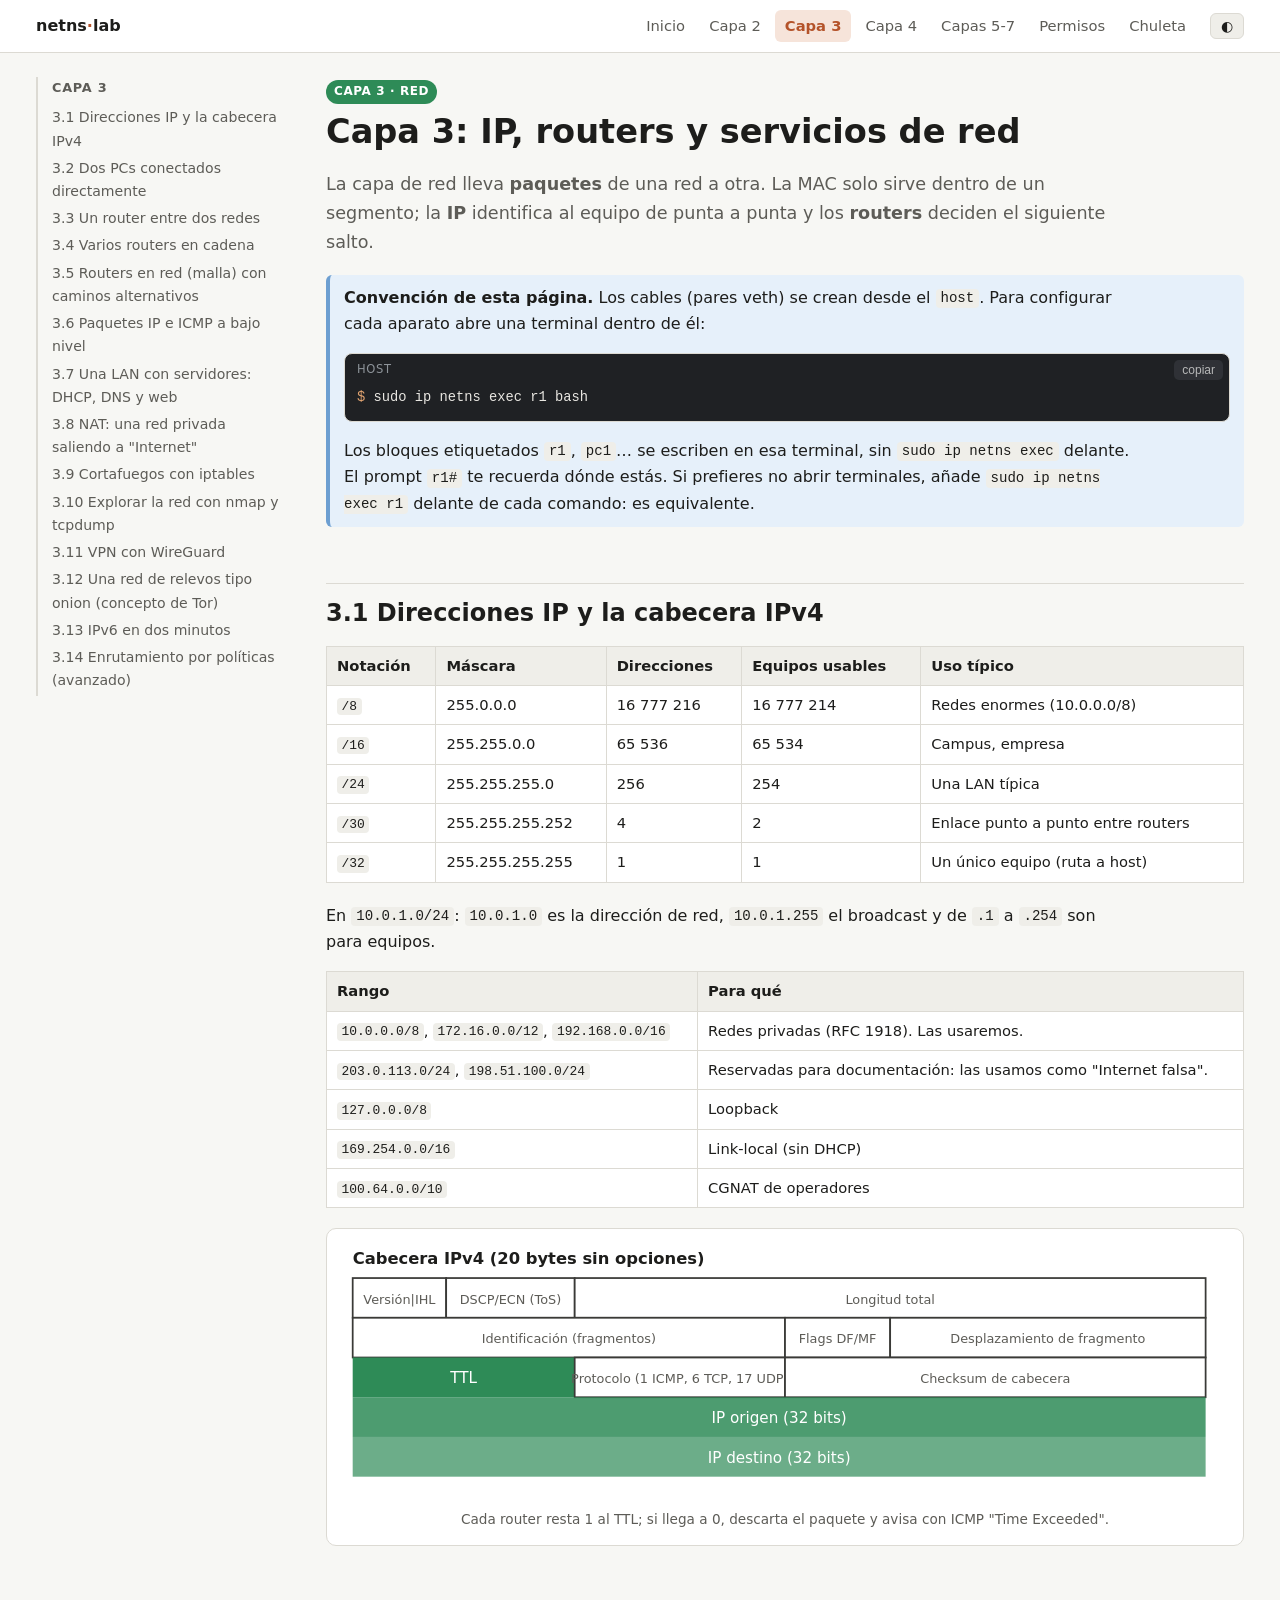
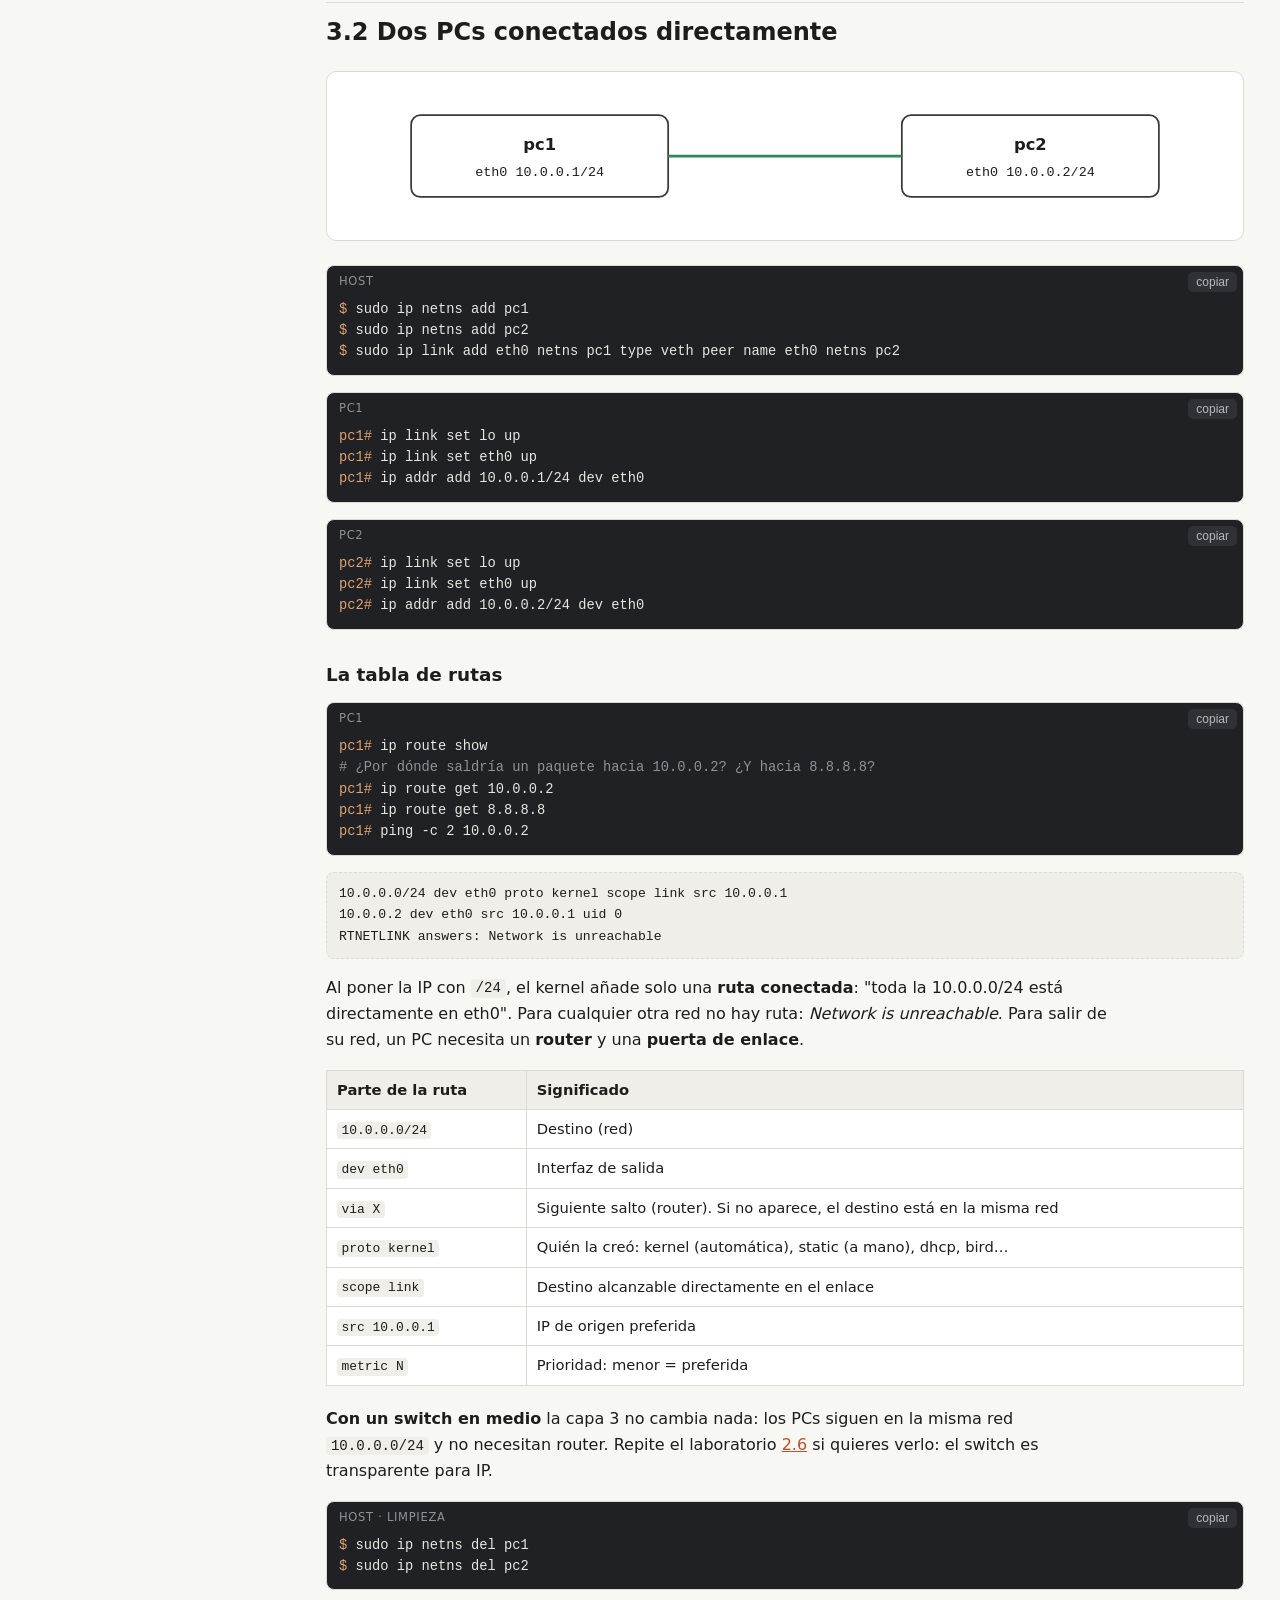
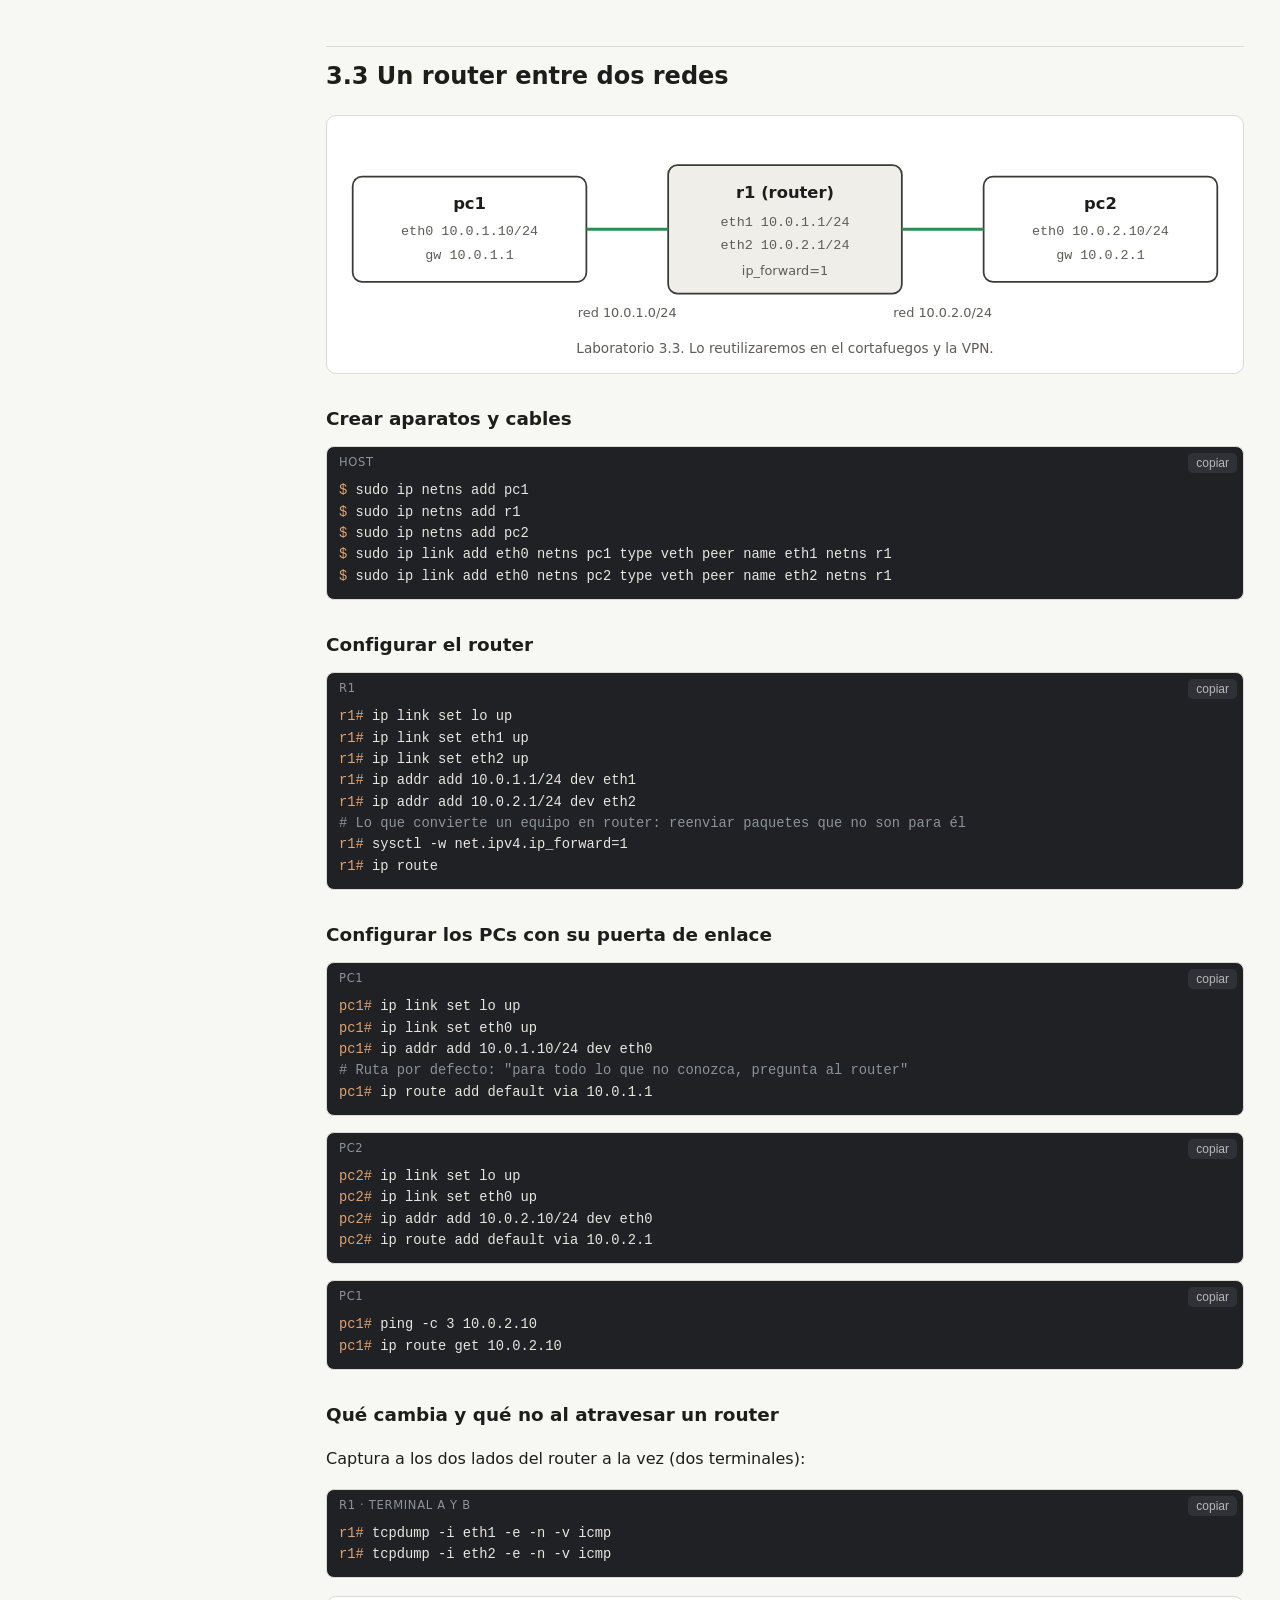
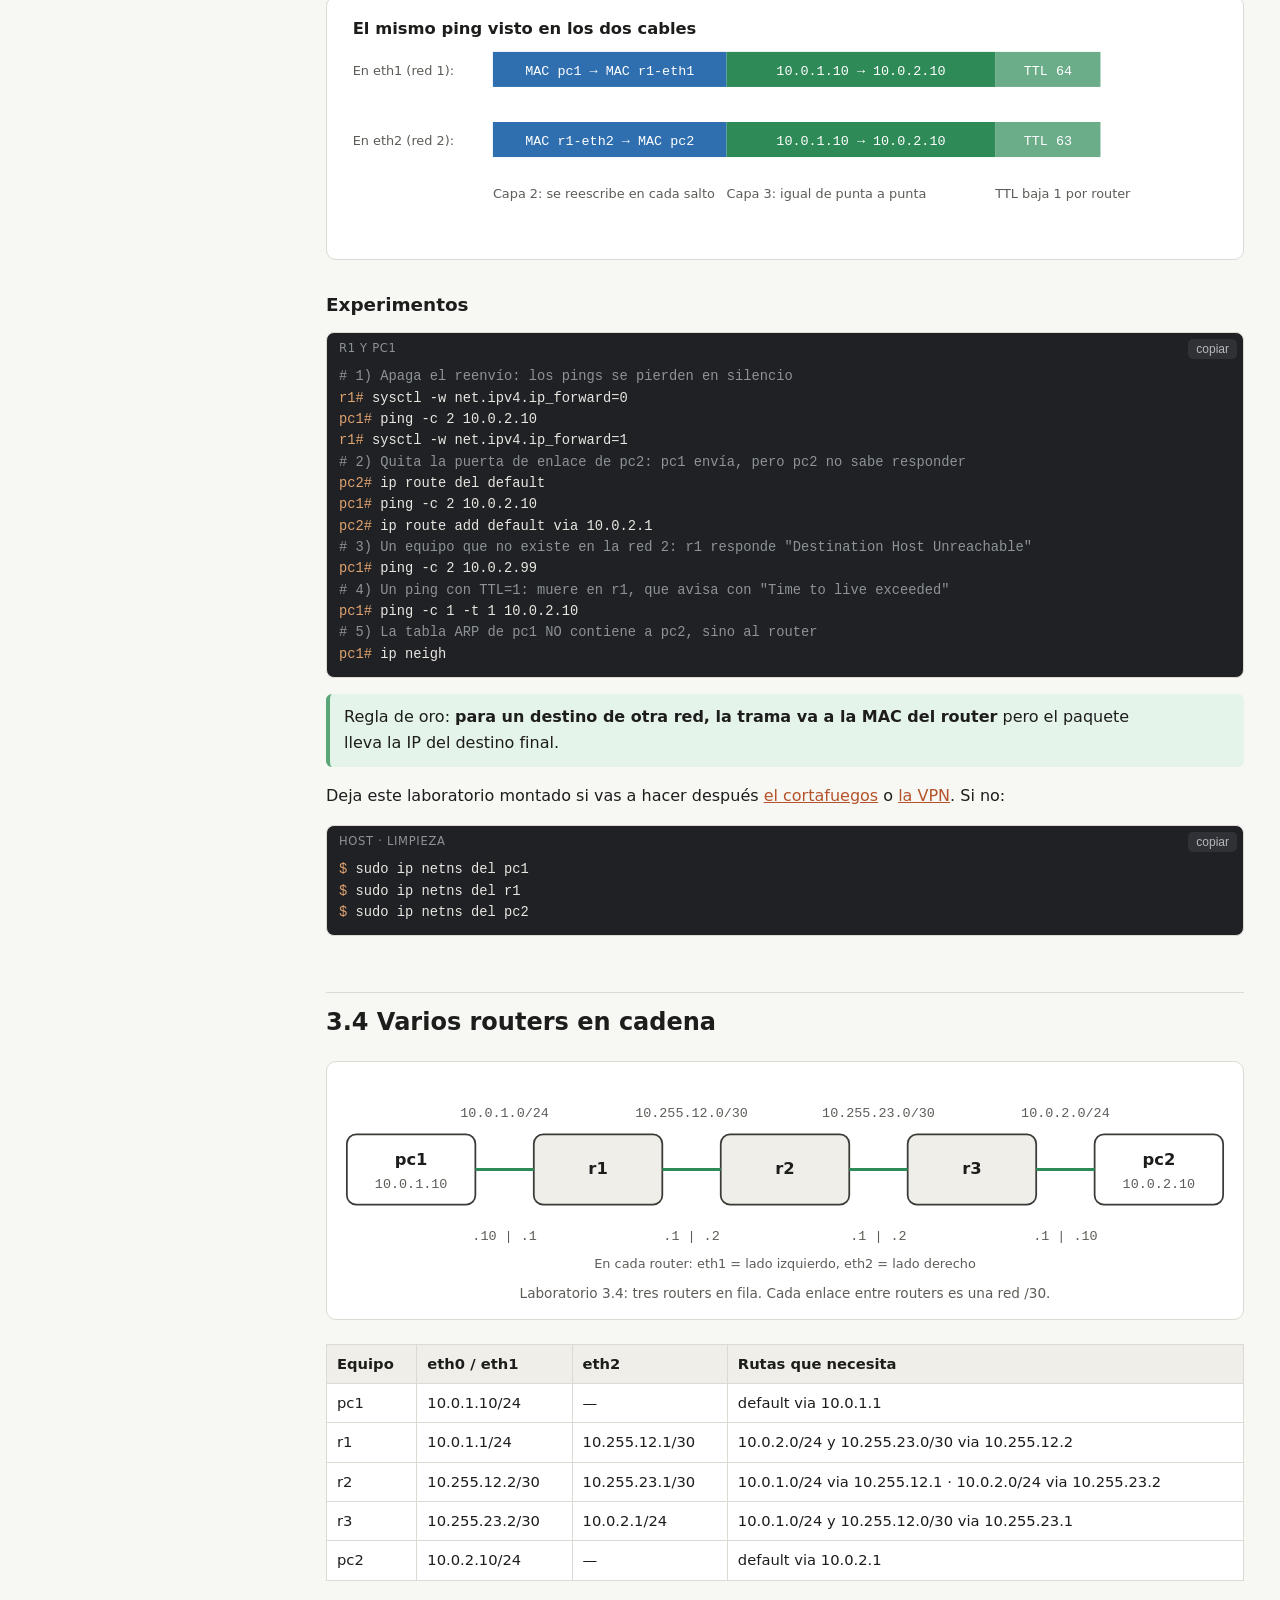
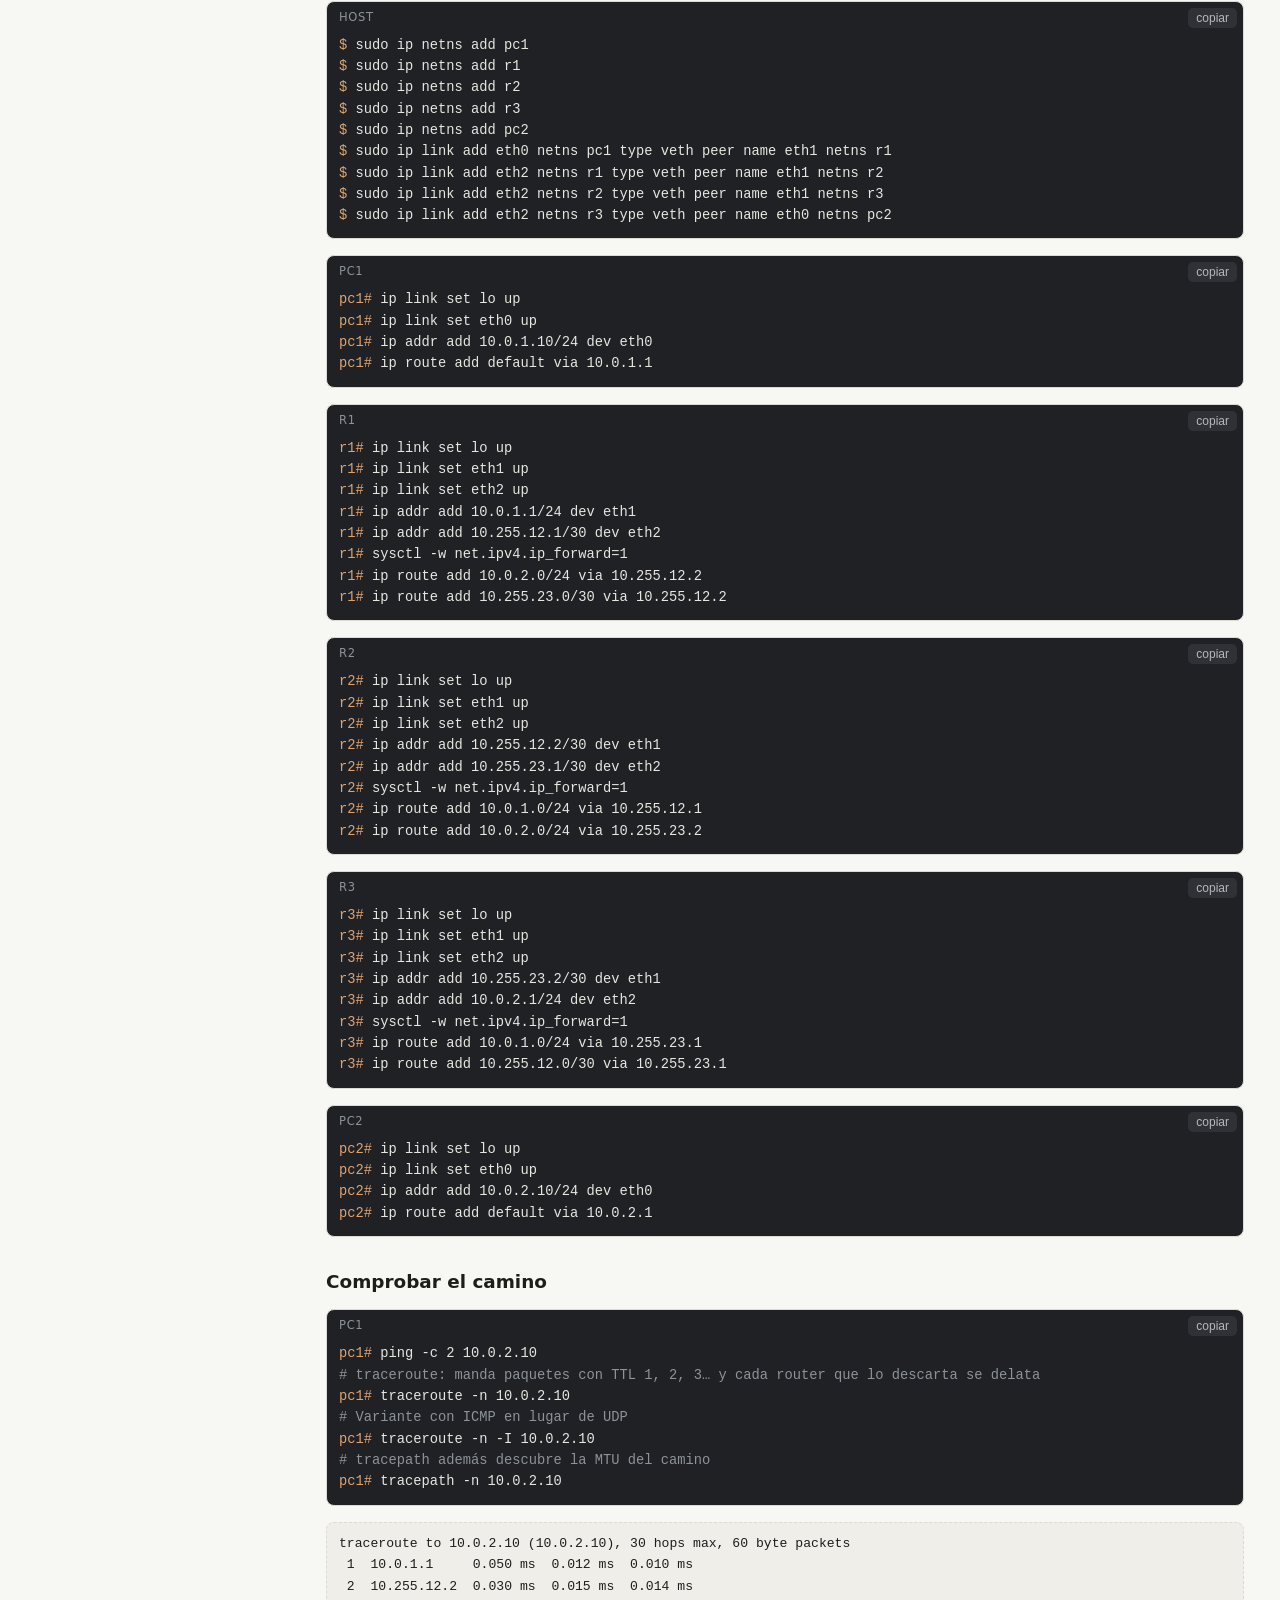
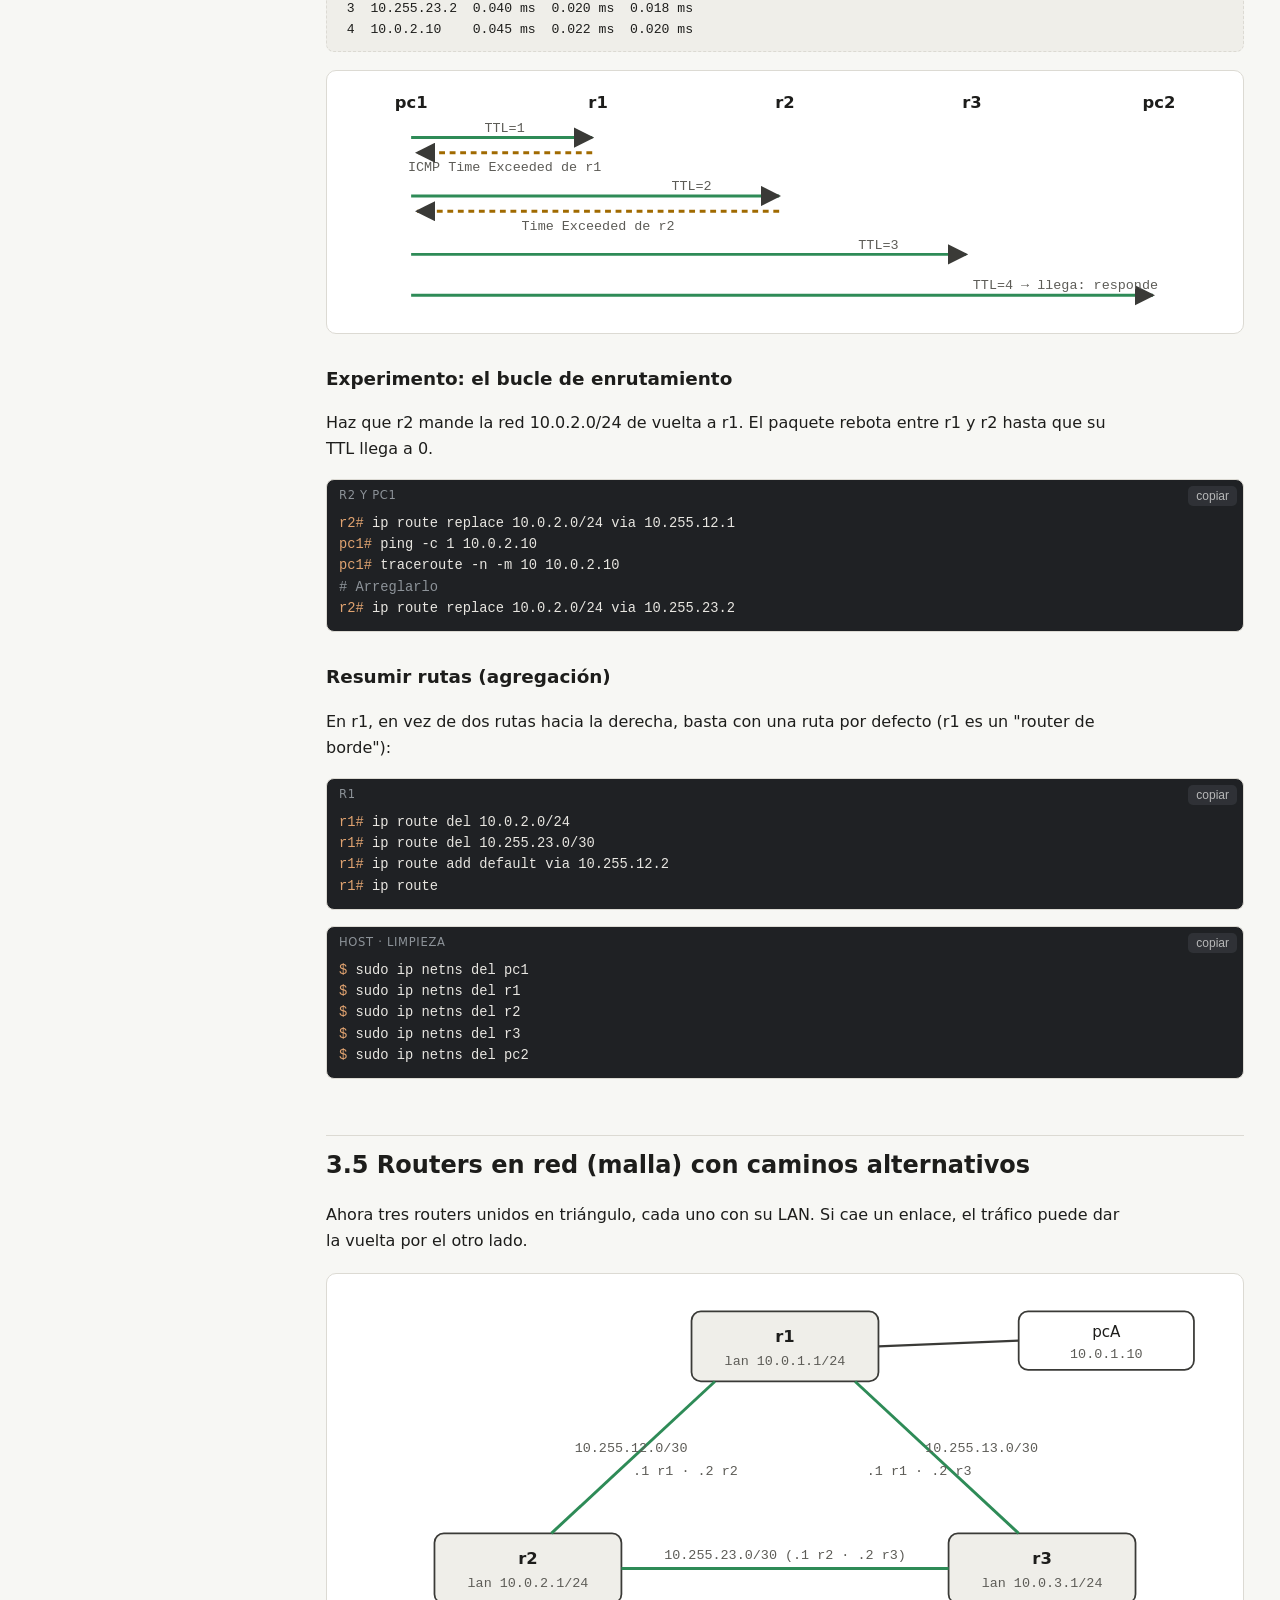
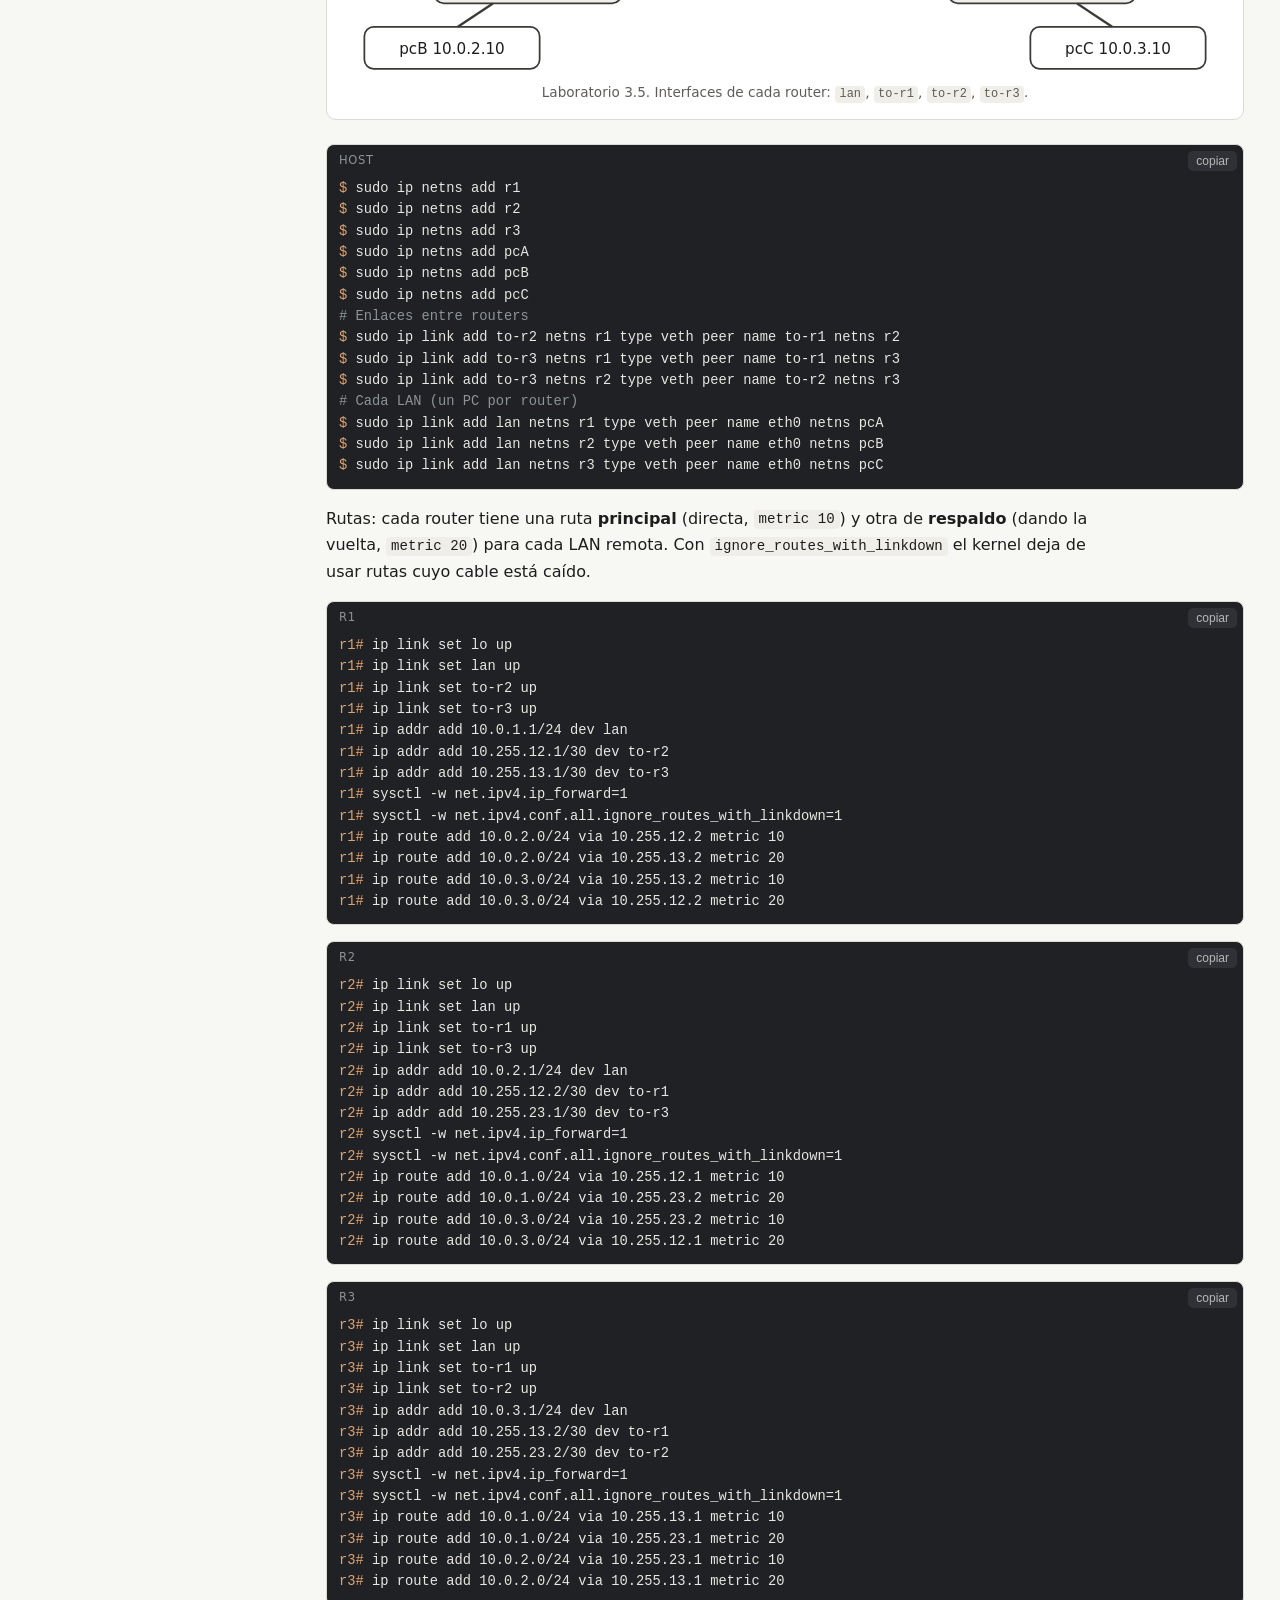
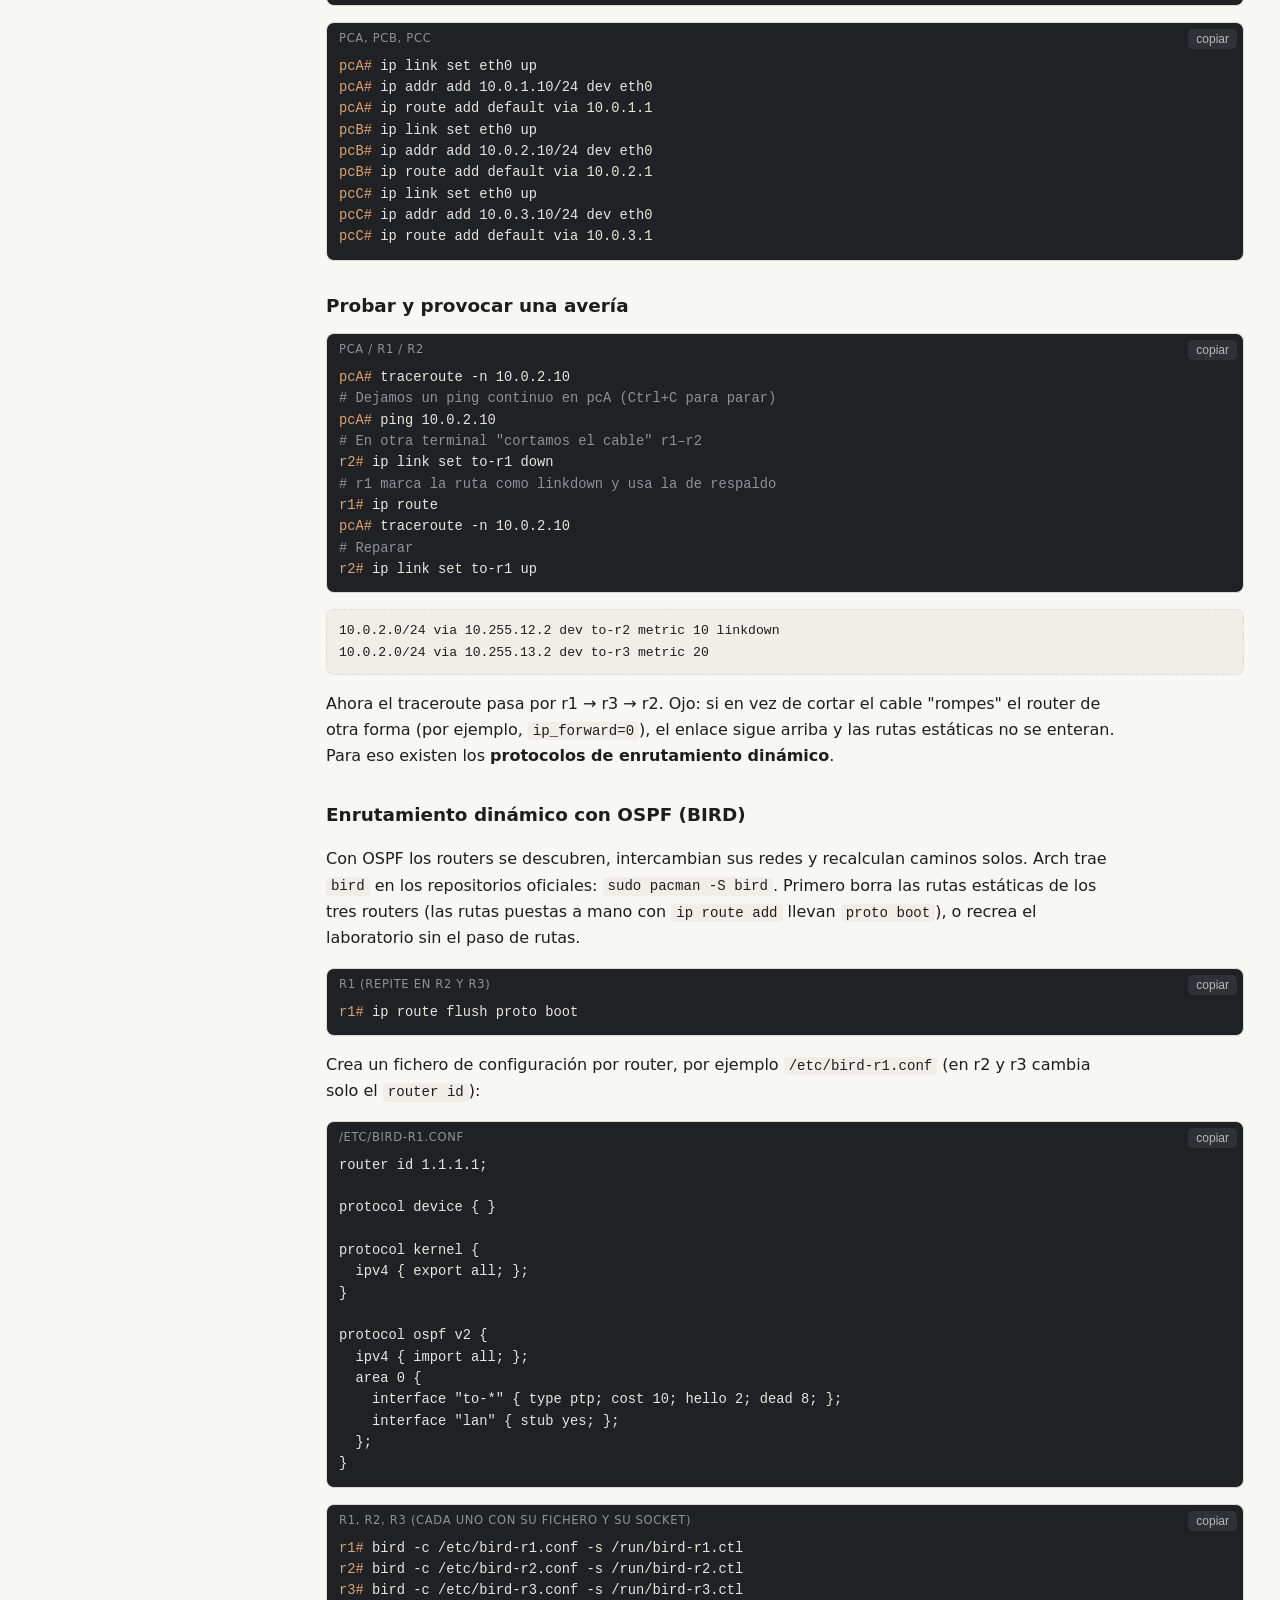
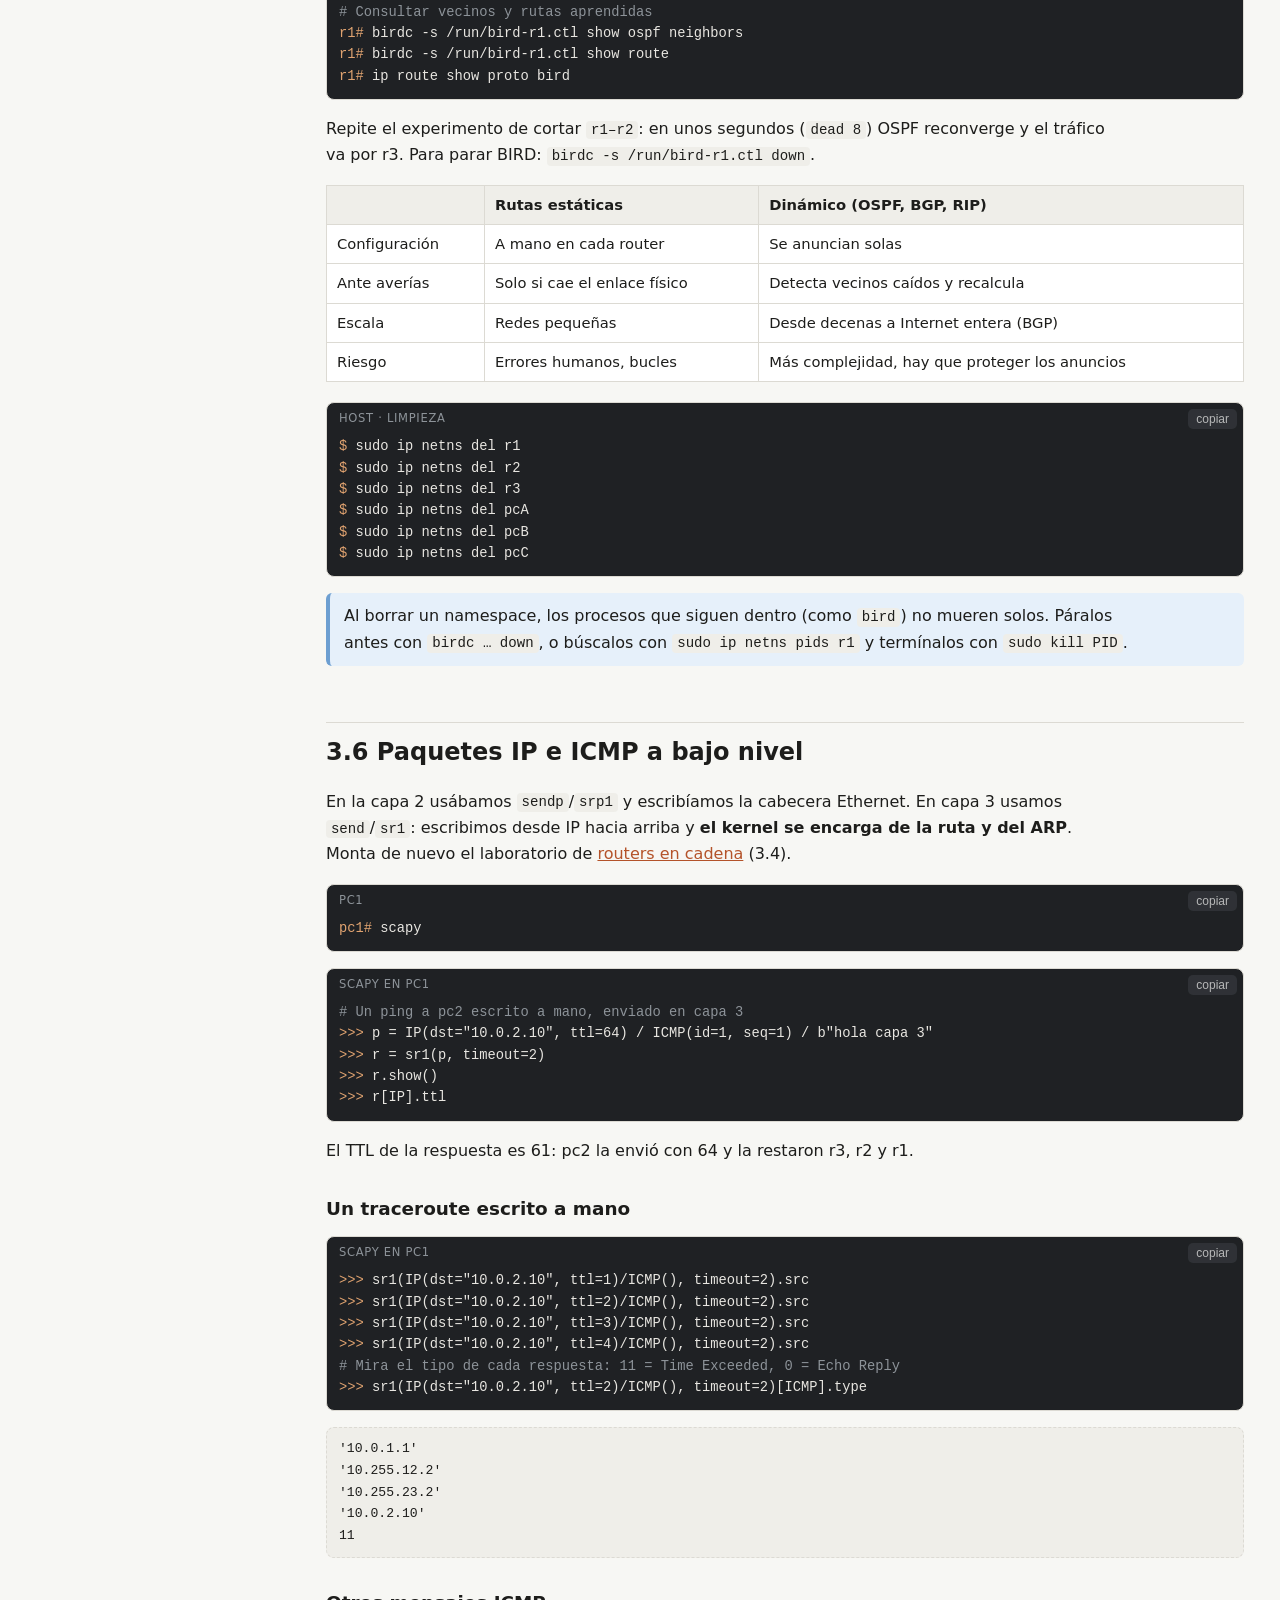
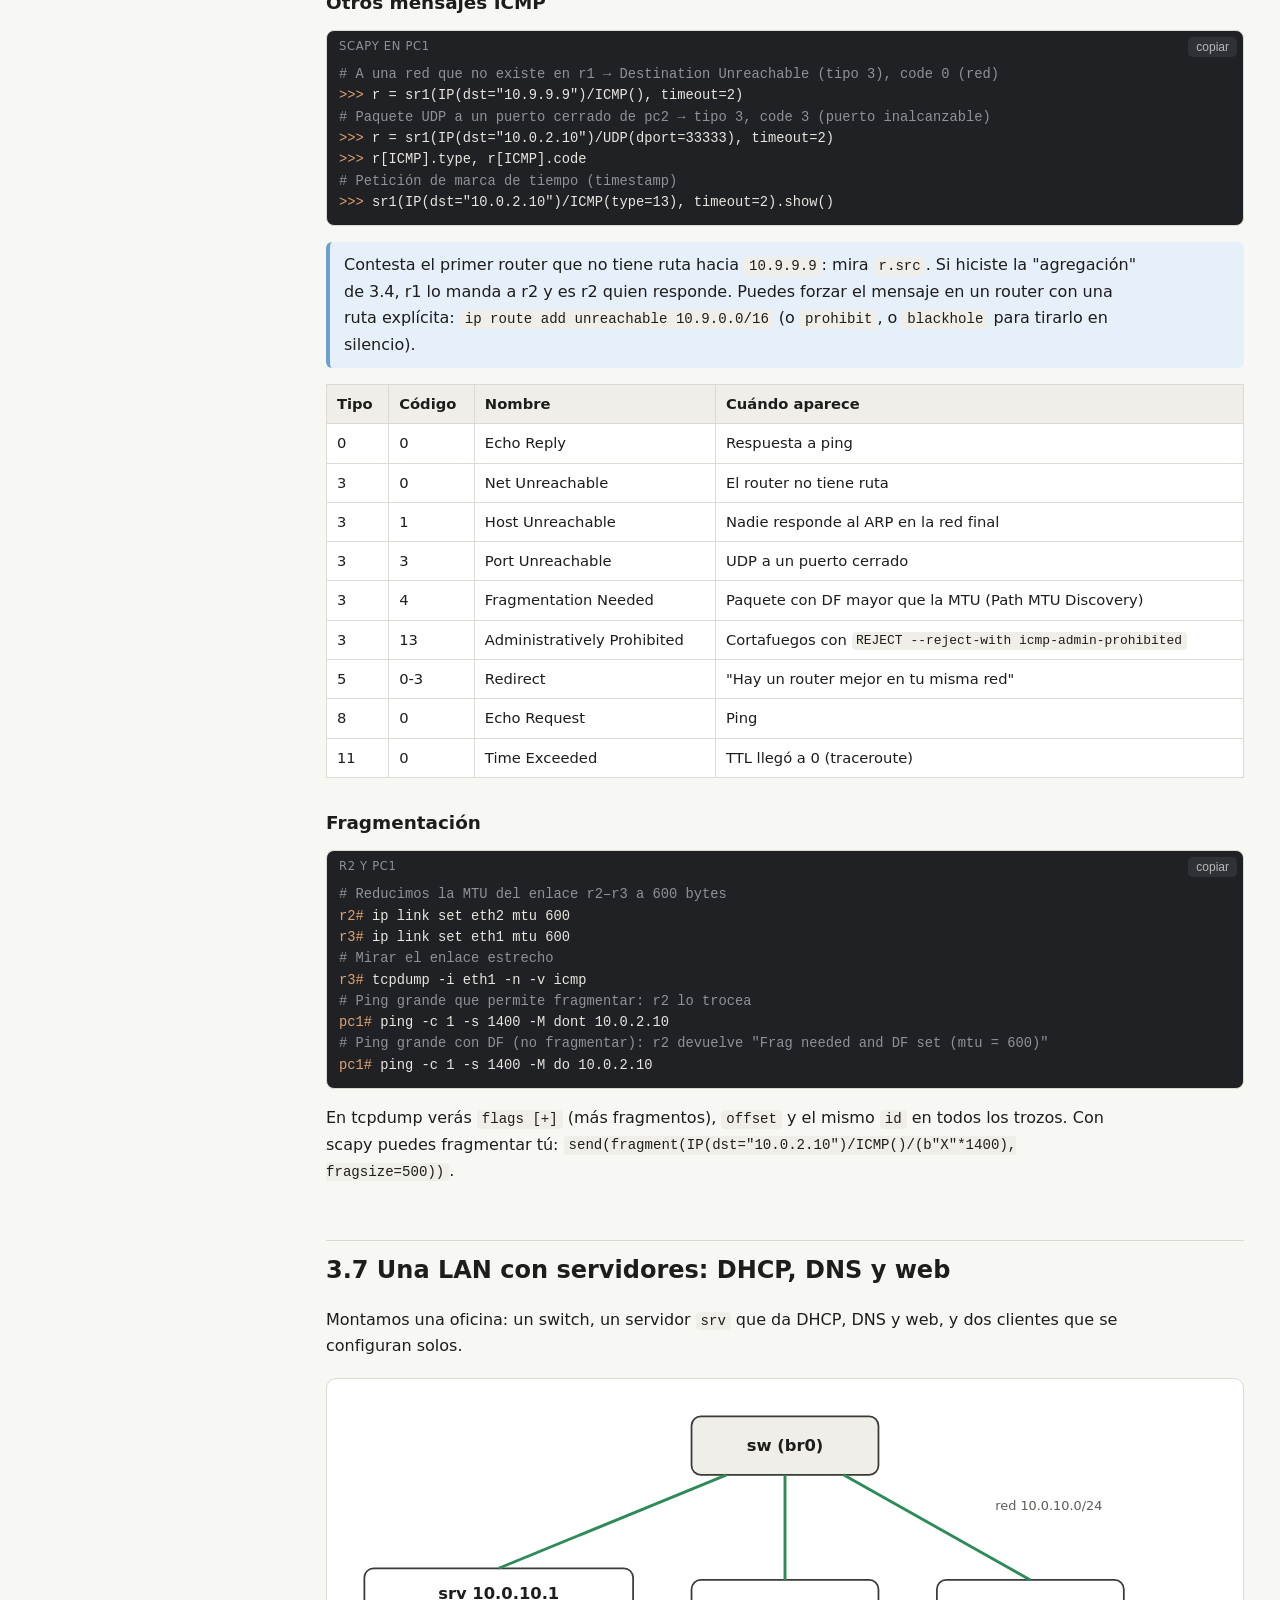
<file: capa3.html>
<!doctype html>
<html lang="es">
<head>
<meta charset="utf-8">
<meta name="viewport" content="width=device-width, initial-scale=1">
<title>Capa 3 · Red</title>
<meta name="description" content="Capa de red con ip netns: IP, routers, rutas, NAT, cortafuegos, DHCP, DNS, web, VPN, red de relevos tipo onion y nmap.">
<link rel="stylesheet" href="assets/style.css">
<script src="assets/app.js"></script>
</head>
<body>
<header class="topbar"><div class="topbar-inner">
  <a class="brand" href="index.html">netns<span>·</span>lab</a>
  <nav class="topnav">
    <a href="index.html">Inicio</a>
    <a href="capa2.html">Capa 2</a>
    <a href="capa3.html" class="active">Capa 3</a>
    <a href="capa4.html">Capa 4</a>
    <a href="capa5.html">Capas 5-7</a>
    <a href="permisos.html">Permisos</a>
    <a href="limpieza.html">Chuleta</a>
  </nav>
  <button id="theme-toggle" aria-label="Cambiar tema">◐</button>
</div></header>

<div class="layout">
<aside class="toc"><h4>Capa 3</h4><ol></ol></aside>
<main>
<span class="layer-tag tag-l3">Capa 3 · Red</span>
<h1>Capa 3: IP, routers y servicios de red</h1>
<p class="lead">La capa de red lleva <strong>paquetes</strong> de una red a otra. La MAC solo sirve dentro de un segmento; la <strong>IP</strong> identifica al equipo de punta a punta y los <strong>routers</strong> deciden el siguiente salto.</p>

<div class="note">
<p><strong>Convención de esta página.</strong> Los cables (pares veth) se crean desde el <code>host</code>. Para configurar cada aparato abre una terminal dentro de él:</p>
<div class="cmd"><span class="label">host</span><pre><span class="p">$ </span>sudo ip netns exec r1 bash</pre></div>
<p>Los bloques etiquetados <code>r1</code>, <code>pc1</code>… se escriben en esa terminal, sin <code>sudo ip netns exec</code> delante. El prompt <code>r1#</code> te recuerda dónde estás. Si prefieres no abrir terminales, añade <code>sudo ip netns exec r1</code> delante de cada comando: es equivalente.</p>
</div>

<!-- ============================================================ -->
<h2 id="ip">3.1 Direcciones IP y la cabecera IPv4</h2>
<div class="table-wrap"><table>
<tr><th>Notación</th><th>Máscara</th><th>Direcciones</th><th>Equipos usables</th><th>Uso típico</th></tr>
<tr><td><code>/8</code></td><td>255.0.0.0</td><td>16 777 216</td><td>16 777 214</td><td>Redes enormes (10.0.0.0/8)</td></tr>
<tr><td><code>/16</code></td><td>255.255.0.0</td><td>65 536</td><td>65 534</td><td>Campus, empresa</td></tr>
<tr><td><code>/24</code></td><td>255.255.255.0</td><td>256</td><td>254</td><td>Una LAN típica</td></tr>
<tr><td><code>/30</code></td><td>255.255.255.252</td><td>4</td><td>2</td><td>Enlace punto a punto entre routers</td></tr>
<tr><td><code>/32</code></td><td>255.255.255.255</td><td>1</td><td>1</td><td>Un único equipo (ruta a host)</td></tr>
</table></div>
<p>En <code>10.0.1.0/24</code>: <code>10.0.1.0</code> es la dirección de red, <code>10.0.1.255</code> el broadcast y de <code>.1</code> a <code>.254</code> son para equipos.</p>
<div class="table-wrap"><table>
<tr><th>Rango</th><th>Para qué</th></tr>
<tr><td><code>10.0.0.0/8</code>, <code>172.16.0.0/12</code>, <code>192.168.0.0/16</code></td><td>Redes privadas (RFC 1918). Las usaremos.</td></tr>
<tr><td><code>203.0.113.0/24</code>, <code>198.51.100.0/24</code></td><td>Reservadas para documentación: las usamos como "Internet falsa".</td></tr>
<tr><td><code>127.0.0.0/8</code></td><td>Loopback</td></tr>
<tr><td><code>169.254.0.0/16</code></td><td>Link-local (sin DHCP)</td></tr>
<tr><td><code>100.64.0.0/10</code></td><td>CGNAT de operadores</td></tr>
</table></div>

<figure class="diagram">
<svg viewBox="0 0 760 220" role="img" aria-label="Campos de la cabecera IPv4">
  <text x="10" y="18" class="title">Cabecera IPv4 (20 bytes sin opciones)</text>
  <rect x="10" y="30" width="80" height="34" class="box"/><text x="50" y="52" text-anchor="middle" class="small">Versión|IHL</text>
  <rect x="90" y="30" width="110" height="34" class="box"/><text x="145" y="52" text-anchor="middle" class="small">DSCP/ECN (ToS)</text>
  <rect x="200" y="30" width="540" height="34" class="box"/><text x="470" y="52" text-anchor="middle" class="small">Longitud total</text>
  <rect x="10" y="64" width="370" height="34" class="box"/><text x="195" y="86" text-anchor="middle" class="small">Identificación (fragmentos)</text>
  <rect x="380" y="64" width="90" height="34" class="box"/><text x="425" y="86" text-anchor="middle" class="small">Flags DF/MF</text>
  <rect x="470" y="64" width="270" height="34" class="box"/><text x="605" y="86" text-anchor="middle" class="small">Desplazamiento de fragmento</text>
  <rect x="10" y="98" width="190" height="34" class="f-l3"/><text x="105" y="120" text-anchor="middle" class="white">TTL</text>
  <rect x="200" y="98" width="180" height="34" class="box"/><text x="290" y="120" text-anchor="middle" class="small">Protocolo (1 ICMP, 6 TCP, 17 UDP)</text>
  <rect x="380" y="98" width="360" height="34" class="box"/><text x="560" y="120" text-anchor="middle" class="small">Checksum de cabecera</text>
  <rect x="10" y="132" width="730" height="34" class="f-l3" opacity="0.85"/><text x="375" y="154" text-anchor="middle" class="white">IP origen (32 bits)</text>
  <rect x="10" y="166" width="730" height="34" class="f-l3" opacity="0.7"/><text x="375" y="188" text-anchor="middle" class="white">IP destino (32 bits)</text>
</svg>
<figcaption>Cada router resta 1 al TTL; si llega a 0, descarta el paquete y avisa con ICMP "Time Exceeded".</figcaption>
</figure>

<!-- ============================================================ -->
<h2 id="dos-pcs">3.2 Dos PCs conectados directamente</h2>
<figure class="diagram">
<svg viewBox="0 0 760 120" role="img" aria-label="pc1 y pc2 directos">
  <rect x="60" y="25" width="220" height="70" class="box" rx="8"/><text x="170" y="55" text-anchor="middle" class="title">pc1</text><text x="170" y="77" text-anchor="middle" class="mono">eth0 10.0.0.1/24</text>
  <rect x="480" y="25" width="220" height="70" class="box" rx="8"/><text x="590" y="55" text-anchor="middle" class="title">pc2</text><text x="590" y="77" text-anchor="middle" class="mono">eth0 10.0.0.2/24</text>
  <line x1="280" y1="60" x2="480" y2="60" class="wire-l3"/>
</svg>
</figure>
<div class="cmd"><span class="label">host</span><pre><span class="p">$ </span>sudo ip netns add pc1
<span class="p">$ </span>sudo ip netns add pc2
<span class="p">$ </span>sudo ip link add eth0 netns pc1 type veth peer name eth0 netns pc2</pre></div>
<div class="cmd"><span class="label">pc1</span><pre><span class="p">pc1# </span>ip link set lo up
<span class="p">pc1# </span>ip link set eth0 up
<span class="p">pc1# </span>ip addr add 10.0.0.1/24 dev eth0</pre></div>
<div class="cmd"><span class="label">pc2</span><pre><span class="p">pc2# </span>ip link set lo up
<span class="p">pc2# </span>ip link set eth0 up
<span class="p">pc2# </span>ip addr add 10.0.0.2/24 dev eth0</pre></div>
<h3>La tabla de rutas</h3>
<div class="cmd"><span class="label">pc1</span><pre><span class="p">pc1# </span>ip route show
<span class="c"># ¿Por dónde saldría un paquete hacia 10.0.0.2? ¿Y hacia 8.8.8.8?</span>
<span class="p">pc1# </span>ip route get 10.0.0.2
<span class="p">pc1# </span>ip route get 8.8.8.8
<span class="p">pc1# </span>ping -c 2 10.0.0.2</pre></div>
<pre class="out">10.0.0.0/24 dev eth0 proto kernel scope link src 10.0.0.1
10.0.0.2 dev eth0 src 10.0.0.1 uid 0
RTNETLINK answers: Network is unreachable</pre>
<p>Al poner la IP con <code>/24</code>, el kernel añade solo una <strong>ruta conectada</strong>: "toda la 10.0.0.0/24 está directamente en eth0". Para cualquier otra red no hay ruta: <em>Network is unreachable</em>. Para salir de su red, un PC necesita un <strong>router</strong> y una <strong>puerta de enlace</strong>.</p>
<div class="table-wrap"><table>
<tr><th>Parte de la ruta</th><th>Significado</th></tr>
<tr><td><code>10.0.0.0/24</code></td><td>Destino (red)</td></tr>
<tr><td><code>dev eth0</code></td><td>Interfaz de salida</td></tr>
<tr><td><code>via X</code></td><td>Siguiente salto (router). Si no aparece, el destino está en la misma red</td></tr>
<tr><td><code>proto kernel</code></td><td>Quién la creó: kernel (automática), static (a mano), dhcp, bird…</td></tr>
<tr><td><code>scope link</code></td><td>Destino alcanzable directamente en el enlace</td></tr>
<tr><td><code>src 10.0.0.1</code></td><td>IP de origen preferida</td></tr>
<tr><td><code>metric N</code></td><td>Prioridad: menor = preferida</td></tr>
</table></div>
<p><strong>Con un switch en medio</strong> la capa 3 no cambia nada: los PCs siguen en la misma red <code>10.0.0.0/24</code> y no necesitan router. Repite el laboratorio <a href="capa2.html#switch">2.6</a> si quieres verlo: el switch es transparente para IP.</p>
<div class="cmd"><span class="label">host · limpieza</span><pre><span class="p">$ </span>sudo ip netns del pc1
<span class="p">$ </span>sudo ip netns del pc2</pre></div>

<!-- ============================================================ -->
<h2 id="router">3.3 Un router entre dos redes</h2>
<figure class="diagram">
<svg viewBox="0 0 760 170" role="img" aria-label="pc1, router r1 y pc2 en dos redes distintas">
  <rect x="10" y="40" width="200" height="90" class="box" rx="8"/><text x="110" y="68" text-anchor="middle" class="title">pc1</text><text x="110" y="90" text-anchor="middle" class="mono small">eth0 10.0.1.10/24</text><text x="110" y="110" text-anchor="middle" class="mono small">gw 10.0.1.1</text>
  <rect x="280" y="30" width="200" height="110" class="box2" rx="8"/><text x="380" y="58" text-anchor="middle" class="title">r1 (router)</text><text x="380" y="82" text-anchor="middle" class="mono small">eth1 10.0.1.1/24</text><text x="380" y="102" text-anchor="middle" class="mono small">eth2 10.0.2.1/24</text><text x="380" y="124" text-anchor="middle" class="small">ip_forward=1</text>
  <rect x="550" y="40" width="200" height="90" class="box" rx="8"/><text x="650" y="68" text-anchor="middle" class="title">pc2</text><text x="650" y="90" text-anchor="middle" class="mono small">eth0 10.0.2.10/24</text><text x="650" y="110" text-anchor="middle" class="mono small">gw 10.0.2.1</text>
  <line x1="210" y1="85" x2="280" y2="85" class="wire-l3"/><line x1="480" y1="85" x2="550" y2="85" class="wire-l3"/>
  <text x="245" y="160" text-anchor="middle" class="small">red 10.0.1.0/24</text><text x="515" y="160" text-anchor="middle" class="small">red 10.0.2.0/24</text>
</svg>
<figcaption>Laboratorio 3.3. Lo reutilizaremos en el cortafuegos y la VPN.</figcaption>
</figure>
<h3>Crear aparatos y cables</h3>
<div class="cmd"><span class="label">host</span><pre><span class="p">$ </span>sudo ip netns add pc1
<span class="p">$ </span>sudo ip netns add r1
<span class="p">$ </span>sudo ip netns add pc2
<span class="p">$ </span>sudo ip link add eth0 netns pc1 type veth peer name eth1 netns r1
<span class="p">$ </span>sudo ip link add eth0 netns pc2 type veth peer name eth2 netns r1</pre></div>
<h3>Configurar el router</h3>
<div class="cmd"><span class="label">r1</span><pre><span class="p">r1# </span>ip link set lo up
<span class="p">r1# </span>ip link set eth1 up
<span class="p">r1# </span>ip link set eth2 up
<span class="p">r1# </span>ip addr add 10.0.1.1/24 dev eth1
<span class="p">r1# </span>ip addr add 10.0.2.1/24 dev eth2
<span class="c"># Lo que convierte un equipo en router: reenviar paquetes que no son para él</span>
<span class="p">r1# </span>sysctl -w net.ipv4.ip_forward=1
<span class="p">r1# </span>ip route</pre></div>
<h3>Configurar los PCs con su puerta de enlace</h3>
<div class="cmd"><span class="label">pc1</span><pre><span class="p">pc1# </span>ip link set lo up
<span class="p">pc1# </span>ip link set eth0 up
<span class="p">pc1# </span>ip addr add 10.0.1.10/24 dev eth0
<span class="c"># Ruta por defecto: "para todo lo que no conozca, pregunta al router"</span>
<span class="p">pc1# </span>ip route add default via 10.0.1.1</pre></div>
<div class="cmd"><span class="label">pc2</span><pre><span class="p">pc2# </span>ip link set lo up
<span class="p">pc2# </span>ip link set eth0 up
<span class="p">pc2# </span>ip addr add 10.0.2.10/24 dev eth0
<span class="p">pc2# </span>ip route add default via 10.0.2.1</pre></div>
<div class="cmd"><span class="label">pc1</span><pre><span class="p">pc1# </span>ping -c 3 10.0.2.10
<span class="p">pc1# </span>ip route get 10.0.2.10</pre></div>

<h3>Qué cambia y qué no al atravesar un router</h3>
<p>Captura a los dos lados del router a la vez (dos terminales):</p>
<div class="cmd"><span class="label">r1 · terminal A y B</span><pre><span class="p">r1# </span>tcpdump -i eth1 -e -n -v icmp
<span class="p">r1# </span>tcpdump -i eth2 -e -n -v icmp</pre></div>
<figure class="diagram">
<svg viewBox="0 0 760 200" role="img" aria-label="Las MAC cambian en cada salto, las IP no">
  <text x="10" y="20" class="title">El mismo ping visto en los dos cables</text>
  <text x="10" y="55" class="small">En eth1 (red 1):</text>
  <rect x="130" y="35" width="200" height="30" class="f-l2"/><text x="230" y="55" text-anchor="middle" class="white mono">MAC pc1 → MAC r1-eth1</text>
  <rect x="330" y="35" width="230" height="30" class="f-l3"/><text x="445" y="55" text-anchor="middle" class="white mono">10.0.1.10 → 10.0.2.10</text>
  <rect x="560" y="35" width="90" height="30" class="f-l3" opacity="0.7"/><text x="605" y="55" text-anchor="middle" class="white mono">TTL 64</text>
  <text x="10" y="115" class="small">En eth2 (red 2):</text>
  <rect x="130" y="95" width="200" height="30" class="f-l2"/><text x="230" y="115" text-anchor="middle" class="white mono">MAC r1-eth2 → MAC pc2</text>
  <rect x="330" y="95" width="230" height="30" class="f-l3"/><text x="445" y="115" text-anchor="middle" class="white mono">10.0.1.10 → 10.0.2.10</text>
  <rect x="560" y="95" width="90" height="30" class="f-l3" opacity="0.7"/><text x="605" y="115" text-anchor="middle" class="white mono">TTL 63</text>
  <text x="130" y="160" class="small">Capa 2: se reescribe en cada salto</text>
  <text x="330" y="160" class="small">Capa 3: igual de punta a punta</text>
  <text x="560" y="160" class="small">TTL baja 1 por router</text>
</svg>
</figure>

<h3>Experimentos</h3>
<div class="cmd"><span class="label">r1 y pc1</span><pre><span class="c"># 1) Apaga el reenvío: los pings se pierden en silencio</span>
<span class="p">r1# </span>sysctl -w net.ipv4.ip_forward=0
<span class="p">pc1# </span>ping -c 2 10.0.2.10
<span class="p">r1# </span>sysctl -w net.ipv4.ip_forward=1
<span class="c"># 2) Quita la puerta de enlace de pc2: pc1 envía, pero pc2 no sabe responder</span>
<span class="p">pc2# </span>ip route del default
<span class="p">pc1# </span>ping -c 2 10.0.2.10
<span class="p">pc2# </span>ip route add default via 10.0.2.1
<span class="c"># 3) Un equipo que no existe en la red 2: r1 responde "Destination Host Unreachable"</span>
<span class="p">pc1# </span>ping -c 2 10.0.2.99
<span class="c"># 4) Un ping con TTL=1: muere en r1, que avisa con "Time to live exceeded"</span>
<span class="p">pc1# </span>ping -c 1 -t 1 10.0.2.10
<span class="c"># 5) La tabla ARP de pc1 NO contiene a pc2, sino al router</span>
<span class="p">pc1# </span>ip neigh</pre></div>
<div class="ok"><p>Regla de oro: <strong>para un destino de otra red, la trama va a la MAC del router</strong> pero el paquete lleva la IP del destino final.</p></div>
<p>Deja este laboratorio montado si vas a hacer después <a href="#firewall">el cortafuegos</a> o <a href="#vpn">la VPN</a>. Si no:</p>
<div class="cmd"><span class="label">host · limpieza</span><pre><span class="p">$ </span>sudo ip netns del pc1
<span class="p">$ </span>sudo ip netns del r1
<span class="p">$ </span>sudo ip netns del pc2</pre></div>

<!-- ============================================================ -->
<h2 id="cadena">3.4 Varios routers en cadena</h2>
<figure class="diagram">
<svg viewBox="0 0 760 170" role="img" aria-label="pc1, r1, r2, r3 y pc2 en cadena">
  <rect x="5" y="50" width="110" height="60" class="box" rx="8"/><text x="60" y="76" text-anchor="middle" class="title">pc1</text><text x="60" y="96" text-anchor="middle" class="mono small">10.0.1.10</text>
  <rect x="165" y="50" width="110" height="60" class="box2" rx="8"/><text x="220" y="84" text-anchor="middle" class="title">r1</text>
  <rect x="325" y="50" width="110" height="60" class="box2" rx="8"/><text x="380" y="84" text-anchor="middle" class="title">r2</text>
  <rect x="485" y="50" width="110" height="60" class="box2" rx="8"/><text x="540" y="84" text-anchor="middle" class="title">r3</text>
  <rect x="645" y="50" width="110" height="60" class="box" rx="8"/><text x="700" y="76" text-anchor="middle" class="title">pc2</text><text x="700" y="96" text-anchor="middle" class="mono small">10.0.2.10</text>
  <line x1="115" y1="80" x2="165" y2="80" class="wire-l3"/><line x1="275" y1="80" x2="325" y2="80" class="wire-l3"/><line x1="435" y1="80" x2="485" y2="80" class="wire-l3"/><line x1="595" y1="80" x2="645" y2="80" class="wire-l3"/>
  <text x="140" y="35" text-anchor="middle" class="mono small">10.0.1.0/24</text><text x="140" y="140" text-anchor="middle" class="mono small">.10 | .1</text>
  <text x="300" y="35" text-anchor="middle" class="mono small">10.255.12.0/30</text><text x="300" y="140" text-anchor="middle" class="mono small">.1 | .2</text>
  <text x="460" y="35" text-anchor="middle" class="mono small">10.255.23.0/30</text><text x="460" y="140" text-anchor="middle" class="mono small">.1 | .2</text>
  <text x="620" y="35" text-anchor="middle" class="mono small">10.0.2.0/24</text><text x="620" y="140" text-anchor="middle" class="mono small">.1 | .10</text>
  <text x="380" y="164" text-anchor="middle" class="small">En cada router: eth1 = lado izquierdo, eth2 = lado derecho</text>
</svg>
<figcaption>Laboratorio 3.4: tres routers en fila. Cada enlace entre routers es una red /30.</figcaption>
</figure>
<div class="table-wrap"><table>
<tr><th>Equipo</th><th>eth0 / eth1</th><th>eth2</th><th>Rutas que necesita</th></tr>
<tr><td>pc1</td><td>10.0.1.10/24</td><td>—</td><td>default via 10.0.1.1</td></tr>
<tr><td>r1</td><td>10.0.1.1/24</td><td>10.255.12.1/30</td><td>10.0.2.0/24 y 10.255.23.0/30 via 10.255.12.2</td></tr>
<tr><td>r2</td><td>10.255.12.2/30</td><td>10.255.23.1/30</td><td>10.0.1.0/24 via 10.255.12.1 · 10.0.2.0/24 via 10.255.23.2</td></tr>
<tr><td>r3</td><td>10.255.23.2/30</td><td>10.0.2.1/24</td><td>10.0.1.0/24 y 10.255.12.0/30 via 10.255.23.1</td></tr>
<tr><td>pc2</td><td>10.0.2.10/24</td><td>—</td><td>default via 10.0.2.1</td></tr>
</table></div>
<div class="cmd"><span class="label">host</span><pre><span class="p">$ </span>sudo ip netns add pc1
<span class="p">$ </span>sudo ip netns add r1
<span class="p">$ </span>sudo ip netns add r2
<span class="p">$ </span>sudo ip netns add r3
<span class="p">$ </span>sudo ip netns add pc2
<span class="p">$ </span>sudo ip link add eth0 netns pc1 type veth peer name eth1 netns r1
<span class="p">$ </span>sudo ip link add eth2 netns r1 type veth peer name eth1 netns r2
<span class="p">$ </span>sudo ip link add eth2 netns r2 type veth peer name eth1 netns r3
<span class="p">$ </span>sudo ip link add eth2 netns r3 type veth peer name eth0 netns pc2</pre></div>
<div class="cmd"><span class="label">pc1</span><pre><span class="p">pc1# </span>ip link set lo up
<span class="p">pc1# </span>ip link set eth0 up
<span class="p">pc1# </span>ip addr add 10.0.1.10/24 dev eth0
<span class="p">pc1# </span>ip route add default via 10.0.1.1</pre></div>
<div class="cmd"><span class="label">r1</span><pre><span class="p">r1# </span>ip link set lo up
<span class="p">r1# </span>ip link set eth1 up
<span class="p">r1# </span>ip link set eth2 up
<span class="p">r1# </span>ip addr add 10.0.1.1/24 dev eth1
<span class="p">r1# </span>ip addr add 10.255.12.1/30 dev eth2
<span class="p">r1# </span>sysctl -w net.ipv4.ip_forward=1
<span class="p">r1# </span>ip route add 10.0.2.0/24 via 10.255.12.2
<span class="p">r1# </span>ip route add 10.255.23.0/30 via 10.255.12.2</pre></div>
<div class="cmd"><span class="label">r2</span><pre><span class="p">r2# </span>ip link set lo up
<span class="p">r2# </span>ip link set eth1 up
<span class="p">r2# </span>ip link set eth2 up
<span class="p">r2# </span>ip addr add 10.255.12.2/30 dev eth1
<span class="p">r2# </span>ip addr add 10.255.23.1/30 dev eth2
<span class="p">r2# </span>sysctl -w net.ipv4.ip_forward=1
<span class="p">r2# </span>ip route add 10.0.1.0/24 via 10.255.12.1
<span class="p">r2# </span>ip route add 10.0.2.0/24 via 10.255.23.2</pre></div>
<div class="cmd"><span class="label">r3</span><pre><span class="p">r3# </span>ip link set lo up
<span class="p">r3# </span>ip link set eth1 up
<span class="p">r3# </span>ip link set eth2 up
<span class="p">r3# </span>ip addr add 10.255.23.2/30 dev eth1
<span class="p">r3# </span>ip addr add 10.0.2.1/24 dev eth2
<span class="p">r3# </span>sysctl -w net.ipv4.ip_forward=1
<span class="p">r3# </span>ip route add 10.0.1.0/24 via 10.255.23.1
<span class="p">r3# </span>ip route add 10.255.12.0/30 via 10.255.23.1</pre></div>
<div class="cmd"><span class="label">pc2</span><pre><span class="p">pc2# </span>ip link set lo up
<span class="p">pc2# </span>ip link set eth0 up
<span class="p">pc2# </span>ip addr add 10.0.2.10/24 dev eth0
<span class="p">pc2# </span>ip route add default via 10.0.2.1</pre></div>
<h3>Comprobar el camino</h3>
<div class="cmd"><span class="label">pc1</span><pre><span class="p">pc1# </span>ping -c 2 10.0.2.10
<span class="c"># traceroute: manda paquetes con TTL 1, 2, 3… y cada router que lo descarta se delata</span>
<span class="p">pc1# </span>traceroute -n 10.0.2.10
<span class="c"># Variante con ICMP en lugar de UDP</span>
<span class="p">pc1# </span>traceroute -n -I 10.0.2.10
<span class="c"># tracepath además descubre la MTU del camino</span>
<span class="p">pc1# </span>tracepath -n 10.0.2.10</pre></div>
<pre class="out">traceroute to 10.0.2.10 (10.0.2.10), 30 hops max, 60 byte packets
 1  10.0.1.1     0.050 ms  0.012 ms  0.010 ms
 2  10.255.12.2  0.030 ms  0.015 ms  0.014 ms
 3  10.255.23.2  0.040 ms  0.020 ms  0.018 ms
 4  10.0.2.10    0.045 ms  0.022 ms  0.020 ms</pre>
<figure class="diagram">
<svg viewBox="0 0 760 200" role="img" aria-label="Cómo funciona traceroute">
  <defs><marker id="ah3" viewBox="0 0 10 10" refX="9" refY="5" markerWidth="7" markerHeight="7" orient="auto-start-reverse"><path d="M0,0 L10,5 L0,10 z" class="arrow-head"/></marker></defs>
  <text x="60" y="20" text-anchor="middle" class="title">pc1</text><text x="220" y="20" text-anchor="middle" class="title">r1</text><text x="380" y="20" text-anchor="middle" class="title">r2</text><text x="540" y="20" text-anchor="middle" class="title">r3</text><text x="700" y="20" text-anchor="middle" class="title">pc2</text>
  <line x1="60" y1="45" x2="215" y2="45" class="wire-l3" marker-end="url(#ah3)"/><text x="140" y="40" text-anchor="middle" class="mono small">TTL=1</text>
  <line x1="215" y1="58" x2="65" y2="58" class="wire-l4 dash" marker-end="url(#ah3)"/><text x="140" y="74" text-anchor="middle" class="mono small">ICMP Time Exceeded de r1</text>
  <line x1="60" y1="95" x2="375" y2="95" class="wire-l3" marker-end="url(#ah3)"/><text x="300" y="90" text-anchor="middle" class="mono small">TTL=2</text>
  <line x1="375" y1="108" x2="65" y2="108" class="wire-l4 dash" marker-end="url(#ah3)"/><text x="220" y="124" text-anchor="middle" class="mono small">Time Exceeded de r2</text>
  <line x1="60" y1="145" x2="535" y2="145" class="wire-l3" marker-end="url(#ah3)"/><text x="460" y="140" text-anchor="middle" class="mono small">TTL=3</text>
  <line x1="60" y1="180" x2="695" y2="180" class="wire-l3" marker-end="url(#ah3)"/><text x="620" y="175" text-anchor="middle" class="mono small">TTL=4 → llega: responde</text>
</svg>
</figure>
<h3>Experimento: el bucle de enrutamiento</h3>
<p>Haz que r2 mande la red 10.0.2.0/24 de vuelta a r1. El paquete rebota entre r1 y r2 hasta que su TTL llega a 0.</p>
<div class="cmd"><span class="label">r2 y pc1</span><pre><span class="p">r2# </span>ip route replace 10.0.2.0/24 via 10.255.12.1
<span class="p">pc1# </span>ping -c 1 10.0.2.10
<span class="p">pc1# </span>traceroute -n -m 10 10.0.2.10
<span class="c"># Arreglarlo</span>
<span class="p">r2# </span>ip route replace 10.0.2.0/24 via 10.255.23.2</pre></div>
<h3>Resumir rutas (agregación)</h3>
<p>En r1, en vez de dos rutas hacia la derecha, basta con una ruta por defecto (r1 es un "router de borde"):</p>
<div class="cmd"><span class="label">r1</span><pre><span class="p">r1# </span>ip route del 10.0.2.0/24
<span class="p">r1# </span>ip route del 10.255.23.0/30
<span class="p">r1# </span>ip route add default via 10.255.12.2
<span class="p">r1# </span>ip route</pre></div>
<div class="cmd"><span class="label">host · limpieza</span><pre><span class="p">$ </span>sudo ip netns del pc1
<span class="p">$ </span>sudo ip netns del r1
<span class="p">$ </span>sudo ip netns del r2
<span class="p">$ </span>sudo ip netns del r3
<span class="p">$ </span>sudo ip netns del pc2</pre></div>

<!-- ============================================================ -->
<h2 id="malla">3.5 Routers en red (malla) con caminos alternativos</h2>
<p>Ahora tres routers unidos en triángulo, cada uno con su LAN. Si cae un enlace, el tráfico puede dar la vuelta por el otro lado.</p>
<figure class="diagram">
<svg viewBox="0 0 760 330" role="img" aria-label="Tres routers en triángulo con tres LAN">
  <rect x="300" y="20" width="160" height="60" class="box2" rx="8"/><text x="380" y="46" text-anchor="middle" class="title">r1</text><text x="380" y="66" text-anchor="middle" class="mono small">lan 10.0.1.1/24</text>
  <rect x="80" y="210" width="160" height="60" class="box2" rx="8"/><text x="160" y="236" text-anchor="middle" class="title">r2</text><text x="160" y="256" text-anchor="middle" class="mono small">lan 10.0.2.1/24</text>
  <rect x="520" y="210" width="160" height="60" class="box2" rx="8"/><text x="600" y="236" text-anchor="middle" class="title">r3</text><text x="600" y="256" text-anchor="middle" class="mono small">lan 10.0.3.1/24</text>
  <line x1="320" y1="80" x2="180" y2="210" class="wire-l3"/><text x="200" y="140" class="mono small">10.255.12.0/30</text><text x="250" y="160" class="mono small">.1 r1 · .2 r2</text>
  <line x1="440" y1="80" x2="580" y2="210" class="wire-l3"/><text x="500" y="140" class="mono small">10.255.13.0/30</text><text x="450" y="160" class="mono small">.1 r1 · .2 r3</text>
  <line x1="240" y1="240" x2="520" y2="240" class="wire-l3"/><text x="380" y="232" text-anchor="middle" class="mono small">10.255.23.0/30 (.1 r2 · .2 r3)</text>
  <rect x="330" y="0" width="0" height="0"/>
  <rect x="580" y="20" width="150" height="50" class="box" rx="8"/><text x="655" y="42" text-anchor="middle">pcA</text><text x="655" y="60" text-anchor="middle" class="mono small">10.0.1.10</text>
  <line x1="460" y1="50" x2="580" y2="45" class="wire"/>
  <rect x="20" y="290" width="150" height="36" class="box" rx="8"/><text x="95" y="313" text-anchor="middle">pcB 10.0.2.10</text>
  <line x1="130" y1="270" x2="100" y2="290" class="wire"/>
  <rect x="590" y="290" width="150" height="36" class="box" rx="8"/><text x="665" y="313" text-anchor="middle">pcC 10.0.3.10</text>
  <line x1="630" y1="270" x2="660" y2="290" class="wire"/>
</svg>
<figcaption>Laboratorio 3.5. Interfaces de cada router: <code>lan</code>, <code>to-r1</code>, <code>to-r2</code>, <code>to-r3</code>.</figcaption>
</figure>
<div class="cmd"><span class="label">host</span><pre><span class="p">$ </span>sudo ip netns add r1
<span class="p">$ </span>sudo ip netns add r2
<span class="p">$ </span>sudo ip netns add r3
<span class="p">$ </span>sudo ip netns add pcA
<span class="p">$ </span>sudo ip netns add pcB
<span class="p">$ </span>sudo ip netns add pcC
<span class="c"># Enlaces entre routers</span>
<span class="p">$ </span>sudo ip link add to-r2 netns r1 type veth peer name to-r1 netns r2
<span class="p">$ </span>sudo ip link add to-r3 netns r1 type veth peer name to-r1 netns r3
<span class="p">$ </span>sudo ip link add to-r3 netns r2 type veth peer name to-r2 netns r3
<span class="c"># Cada LAN (un PC por router)</span>
<span class="p">$ </span>sudo ip link add lan netns r1 type veth peer name eth0 netns pcA
<span class="p">$ </span>sudo ip link add lan netns r2 type veth peer name eth0 netns pcB
<span class="p">$ </span>sudo ip link add lan netns r3 type veth peer name eth0 netns pcC</pre></div>
<p>Rutas: cada router tiene una ruta <strong>principal</strong> (directa, <code>metric 10</code>) y otra de <strong>respaldo</strong> (dando la vuelta, <code>metric 20</code>) para cada LAN remota. Con <code>ignore_routes_with_linkdown</code> el kernel deja de usar rutas cuyo cable está caído.</p>
<div class="cmd"><span class="label">r1</span><pre><span class="p">r1# </span>ip link set lo up
<span class="p">r1# </span>ip link set lan up
<span class="p">r1# </span>ip link set to-r2 up
<span class="p">r1# </span>ip link set to-r3 up
<span class="p">r1# </span>ip addr add 10.0.1.1/24 dev lan
<span class="p">r1# </span>ip addr add 10.255.12.1/30 dev to-r2
<span class="p">r1# </span>ip addr add 10.255.13.1/30 dev to-r3
<span class="p">r1# </span>sysctl -w net.ipv4.ip_forward=1
<span class="p">r1# </span>sysctl -w net.ipv4.conf.all.ignore_routes_with_linkdown=1
<span class="p">r1# </span>ip route add 10.0.2.0/24 via 10.255.12.2 metric 10
<span class="p">r1# </span>ip route add 10.0.2.0/24 via 10.255.13.2 metric 20
<span class="p">r1# </span>ip route add 10.0.3.0/24 via 10.255.13.2 metric 10
<span class="p">r1# </span>ip route add 10.0.3.0/24 via 10.255.12.2 metric 20</pre></div>
<div class="cmd"><span class="label">r2</span><pre><span class="p">r2# </span>ip link set lo up
<span class="p">r2# </span>ip link set lan up
<span class="p">r2# </span>ip link set to-r1 up
<span class="p">r2# </span>ip link set to-r3 up
<span class="p">r2# </span>ip addr add 10.0.2.1/24 dev lan
<span class="p">r2# </span>ip addr add 10.255.12.2/30 dev to-r1
<span class="p">r2# </span>ip addr add 10.255.23.1/30 dev to-r3
<span class="p">r2# </span>sysctl -w net.ipv4.ip_forward=1
<span class="p">r2# </span>sysctl -w net.ipv4.conf.all.ignore_routes_with_linkdown=1
<span class="p">r2# </span>ip route add 10.0.1.0/24 via 10.255.12.1 metric 10
<span class="p">r2# </span>ip route add 10.0.1.0/24 via 10.255.23.2 metric 20
<span class="p">r2# </span>ip route add 10.0.3.0/24 via 10.255.23.2 metric 10
<span class="p">r2# </span>ip route add 10.0.3.0/24 via 10.255.12.1 metric 20</pre></div>
<div class="cmd"><span class="label">r3</span><pre><span class="p">r3# </span>ip link set lo up
<span class="p">r3# </span>ip link set lan up
<span class="p">r3# </span>ip link set to-r1 up
<span class="p">r3# </span>ip link set to-r2 up
<span class="p">r3# </span>ip addr add 10.0.3.1/24 dev lan
<span class="p">r3# </span>ip addr add 10.255.13.2/30 dev to-r1
<span class="p">r3# </span>ip addr add 10.255.23.2/30 dev to-r2
<span class="p">r3# </span>sysctl -w net.ipv4.ip_forward=1
<span class="p">r3# </span>sysctl -w net.ipv4.conf.all.ignore_routes_with_linkdown=1
<span class="p">r3# </span>ip route add 10.0.1.0/24 via 10.255.13.1 metric 10
<span class="p">r3# </span>ip route add 10.0.1.0/24 via 10.255.23.1 metric 20
<span class="p">r3# </span>ip route add 10.0.2.0/24 via 10.255.23.1 metric 10
<span class="p">r3# </span>ip route add 10.0.2.0/24 via 10.255.13.1 metric 20</pre></div>
<div class="cmd"><span class="label">pcA, pcB, pcC</span><pre><span class="p">pcA# </span>ip link set eth0 up
<span class="p">pcA# </span>ip addr add 10.0.1.10/24 dev eth0
<span class="p">pcA# </span>ip route add default via 10.0.1.1
<span class="p">pcB# </span>ip link set eth0 up
<span class="p">pcB# </span>ip addr add 10.0.2.10/24 dev eth0
<span class="p">pcB# </span>ip route add default via 10.0.2.1
<span class="p">pcC# </span>ip link set eth0 up
<span class="p">pcC# </span>ip addr add 10.0.3.10/24 dev eth0
<span class="p">pcC# </span>ip route add default via 10.0.3.1</pre></div>
<h3>Probar y provocar una avería</h3>
<div class="cmd"><span class="label">pcA / r1 / r2</span><pre><span class="p">pcA# </span>traceroute -n 10.0.2.10
<span class="c"># Dejamos un ping continuo en pcA (Ctrl+C para parar)</span>
<span class="p">pcA# </span>ping 10.0.2.10
<span class="c"># En otra terminal "cortamos el cable" r1–r2</span>
<span class="p">r2# </span>ip link set to-r1 down
<span class="c"># r1 marca la ruta como linkdown y usa la de respaldo</span>
<span class="p">r1# </span>ip route
<span class="p">pcA# </span>traceroute -n 10.0.2.10
<span class="c"># Reparar</span>
<span class="p">r2# </span>ip link set to-r1 up</pre></div>
<pre class="out">10.0.2.0/24 via 10.255.12.2 dev to-r2 metric 10 linkdown
10.0.2.0/24 via 10.255.13.2 dev to-r3 metric 20</pre>
<p>Ahora el traceroute pasa por r1 → r3 → r2. Ojo: si en vez de cortar el cable "rompes" el router de otra forma (por ejemplo, <code>ip_forward=0</code>), el enlace sigue arriba y las rutas estáticas no se enteran. Para eso existen los <strong>protocolos de enrutamiento dinámico</strong>.</p>

<h3>Enrutamiento dinámico con OSPF (BIRD)</h3>
<p>Con OSPF los routers se descubren, intercambian sus redes y recalculan caminos solos. Arch trae <code>bird</code> en los repositorios oficiales: <code>sudo pacman -S bird</code>. Primero borra las rutas estáticas de los tres routers (las rutas puestas a mano con <code>ip route add</code> llevan <code>proto boot</code>), o recrea el laboratorio sin el paso de rutas.</p>
<div class="cmd"><span class="label">r1 (repite en r2 y r3)</span><pre><span class="p">r1# </span>ip route flush proto boot</pre></div>
<p>Crea un fichero de configuración por router, por ejemplo <code>/etc/bird-r1.conf</code> (en r2 y r3 cambia solo el <code>router id</code>):</p>
<div class="cmd"><span class="label">/etc/bird-r1.conf</span><pre>router id 1.1.1.1;

protocol device { }

protocol kernel {
  ipv4 { export all; };
}

protocol ospf v2 {
  ipv4 { import all; };
  area 0 {
    interface "to-*" { type ptp; cost 10; hello 2; dead 8; };
    interface "lan" { stub yes; };
  };
}</pre></div>
<div class="cmd"><span class="label">r1, r2, r3 (cada uno con su fichero y su socket)</span><pre><span class="p">r1# </span>bird -c /etc/bird-r1.conf -s /run/bird-r1.ctl
<span class="p">r2# </span>bird -c /etc/bird-r2.conf -s /run/bird-r2.ctl
<span class="p">r3# </span>bird -c /etc/bird-r3.conf -s /run/bird-r3.ctl
<span class="c"># Consultar vecinos y rutas aprendidas</span>
<span class="p">r1# </span>birdc -s /run/bird-r1.ctl show ospf neighbors
<span class="p">r1# </span>birdc -s /run/bird-r1.ctl show route
<span class="p">r1# </span>ip route show proto bird</pre></div>
<p>Repite el experimento de cortar <code>r1–r2</code>: en unos segundos (<code>dead 8</code>) OSPF reconverge y el tráfico va por r3. Para parar BIRD: <code>birdc -s /run/bird-r1.ctl down</code>.</p>
<div class="table-wrap"><table>
<tr><th></th><th>Rutas estáticas</th><th>Dinámico (OSPF, BGP, RIP)</th></tr>
<tr><td>Configuración</td><td>A mano en cada router</td><td>Se anuncian solas</td></tr>
<tr><td>Ante averías</td><td>Solo si cae el enlace físico</td><td>Detecta vecinos caídos y recalcula</td></tr>
<tr><td>Escala</td><td>Redes pequeñas</td><td>Desde decenas a Internet entera (BGP)</td></tr>
<tr><td>Riesgo</td><td>Errores humanos, bucles</td><td>Más complejidad, hay que proteger los anuncios</td></tr>
</table></div>
<div class="cmd"><span class="label">host · limpieza</span><pre><span class="p">$ </span>sudo ip netns del r1
<span class="p">$ </span>sudo ip netns del r2
<span class="p">$ </span>sudo ip netns del r3
<span class="p">$ </span>sudo ip netns del pcA
<span class="p">$ </span>sudo ip netns del pcB
<span class="p">$ </span>sudo ip netns del pcC</pre></div>
<div class="note"><p>Al borrar un namespace, los procesos que siguen dentro (como <code>bird</code>) no mueren solos. Páralos antes con <code>birdc … down</code>, o búscalos con <code>sudo ip netns pids r1</code> y termínalos con <code>sudo kill PID</code>.</p></div>

<!-- ============================================================ -->
<h2 id="icmp">3.6 Paquetes IP e ICMP a bajo nivel</h2>
<p>En la capa 2 usábamos <code>sendp</code>/<code>srp1</code> y escribíamos la cabecera Ethernet. En capa 3 usamos <code>send</code>/<code>sr1</code>: escribimos desde IP hacia arriba y <strong>el kernel se encarga de la ruta y del ARP</strong>. Monta de nuevo el laboratorio de <a href="#cadena">routers en cadena</a> (3.4).</p>
<div class="cmd"><span class="label">pc1</span><pre><span class="p">pc1# </span>scapy</pre></div>
<div class="cmd"><span class="label">scapy en pc1</span><pre><span class="c"># Un ping a pc2 escrito a mano, enviado en capa 3</span>
<span class="p">&gt;&gt;&gt; </span>p = IP(dst="10.0.2.10", ttl=64) / ICMP(id=1, seq=1) / b"hola capa 3"
<span class="p">&gt;&gt;&gt; </span>r = sr1(p, timeout=2)
<span class="p">&gt;&gt;&gt; </span>r.show()
<span class="p">&gt;&gt;&gt; </span>r[IP].ttl</pre></div>
<p>El TTL de la respuesta es 61: pc2 la envió con 64 y la restaron r3, r2 y r1.</p>
<h3>Un traceroute escrito a mano</h3>
<div class="cmd"><span class="label">scapy en pc1</span><pre><span class="p">&gt;&gt;&gt; </span>sr1(IP(dst="10.0.2.10", ttl=1)/ICMP(), timeout=2).src
<span class="p">&gt;&gt;&gt; </span>sr1(IP(dst="10.0.2.10", ttl=2)/ICMP(), timeout=2).src
<span class="p">&gt;&gt;&gt; </span>sr1(IP(dst="10.0.2.10", ttl=3)/ICMP(), timeout=2).src
<span class="p">&gt;&gt;&gt; </span>sr1(IP(dst="10.0.2.10", ttl=4)/ICMP(), timeout=2).src
<span class="c"># Mira el tipo de cada respuesta: 11 = Time Exceeded, 0 = Echo Reply</span>
<span class="p">&gt;&gt;&gt; </span>sr1(IP(dst="10.0.2.10", ttl=2)/ICMP(), timeout=2)[ICMP].type</pre></div>
<pre class="out">'10.0.1.1'
'10.255.12.2'
'10.255.23.2'
'10.0.2.10'
11</pre>
<h3>Otros mensajes ICMP</h3>
<div class="cmd"><span class="label">scapy en pc1</span><pre><span class="c"># A una red que no existe en r1 → Destination Unreachable (tipo 3), code 0 (red)</span>
<span class="p">&gt;&gt;&gt; </span>r = sr1(IP(dst="10.9.9.9")/ICMP(), timeout=2)
<span class="c"># Paquete UDP a un puerto cerrado de pc2 → tipo 3, code 3 (puerto inalcanzable)</span>
<span class="p">&gt;&gt;&gt; </span>r = sr1(IP(dst="10.0.2.10")/UDP(dport=33333), timeout=2)
<span class="p">&gt;&gt;&gt; </span>r[ICMP].type, r[ICMP].code
<span class="c"># Petición de marca de tiempo (timestamp)</span>
<span class="p">&gt;&gt;&gt; </span>sr1(IP(dst="10.0.2.10")/ICMP(type=13), timeout=2).show()</pre></div>
<div class="note"><p>Contesta el primer router que no tiene ruta hacia <code>10.9.9.9</code>: mira <code>r.src</code>. Si hiciste la "agregación" de 3.4, r1 lo manda a r2 y es r2 quien responde. Puedes forzar el mensaje en un router con una ruta explícita: <code>ip route add unreachable 10.9.0.0/16</code> (o <code>prohibit</code>, o <code>blackhole</code> para tirarlo en silencio).</p></div>
<div class="table-wrap"><table>
<tr><th>Tipo</th><th>Código</th><th>Nombre</th><th>Cuándo aparece</th></tr>
<tr><td>0</td><td>0</td><td>Echo Reply</td><td>Respuesta a ping</td></tr>
<tr><td>3</td><td>0</td><td>Net Unreachable</td><td>El router no tiene ruta</td></tr>
<tr><td>3</td><td>1</td><td>Host Unreachable</td><td>Nadie responde al ARP en la red final</td></tr>
<tr><td>3</td><td>3</td><td>Port Unreachable</td><td>UDP a un puerto cerrado</td></tr>
<tr><td>3</td><td>4</td><td>Fragmentation Needed</td><td>Paquete con DF mayor que la MTU (Path MTU Discovery)</td></tr>
<tr><td>3</td><td>13</td><td>Administratively Prohibited</td><td>Cortafuegos con <code>REJECT --reject-with icmp-admin-prohibited</code></td></tr>
<tr><td>5</td><td>0-3</td><td>Redirect</td><td>"Hay un router mejor en tu misma red"</td></tr>
<tr><td>8</td><td>0</td><td>Echo Request</td><td>Ping</td></tr>
<tr><td>11</td><td>0</td><td>Time Exceeded</td><td>TTL llegó a 0 (traceroute)</td></tr>
</table></div>
<h3>Fragmentación</h3>
<div class="cmd"><span class="label">r2 y pc1</span><pre><span class="c"># Reducimos la MTU del enlace r2–r3 a 600 bytes</span>
<span class="p">r2# </span>ip link set eth2 mtu 600
<span class="p">r3# </span>ip link set eth1 mtu 600
<span class="c"># Mirar el enlace estrecho</span>
<span class="p">r3# </span>tcpdump -i eth1 -n -v icmp
<span class="c"># Ping grande que permite fragmentar: r2 lo trocea</span>
<span class="p">pc1# </span>ping -c 1 -s 1400 -M dont 10.0.2.10
<span class="c"># Ping grande con DF (no fragmentar): r2 devuelve "Frag needed and DF set (mtu = 600)"</span>
<span class="p">pc1# </span>ping -c 1 -s 1400 -M do 10.0.2.10</pre></div>
<p>En tcpdump verás <code>flags [+]</code> (más fragmentos), <code>offset</code> y el mismo <code>id</code> en todos los trozos. Con scapy puedes fragmentar tú: <code>send(fragment(IP(dst="10.0.2.10")/ICMP()/(b"X"*1400), fragsize=500))</code>.</p>

<!-- ============================================================ -->
<h2 id="servicios">3.7 Una LAN con servidores: DHCP, DNS y web</h2>
<p>Montamos una oficina: un switch, un servidor <code>srv</code> que da DHCP, DNS y web, y dos clientes que se configuran solos.</p>
<figure class="diagram">
<svg viewBox="0 0 760 260" role="img" aria-label="LAN con servidor DHCP, DNS y web">
  <rect x="300" y="20" width="160" height="50" class="box2" rx="8"/><text x="380" y="50" text-anchor="middle" class="title">sw (br0)</text>
  <rect x="20" y="150" width="230" height="90" class="box" rx="8"/><text x="135" y="176" text-anchor="middle" class="title">srv 10.0.10.1</text>
  <text x="135" y="198" text-anchor="middle" class="small">dnsmasq: DHCP (UDP 67) + DNS (53)</text><text x="135" y="218" text-anchor="middle" class="small">python http.server (TCP 80)</text>
  <rect x="300" y="160" width="160" height="70" class="box" rx="8"/><text x="380" y="190" text-anchor="middle" class="title">cli1</text><text x="380" y="210" text-anchor="middle" class="mono small">IP por DHCP</text>
  <rect x="510" y="160" width="160" height="70" class="box" rx="8"/><text x="590" y="190" text-anchor="middle" class="title">cli2</text><text x="590" y="210" text-anchor="middle" class="mono small">IP por DHCP</text>
  <line x1="330" y1="70" x2="135" y2="150" class="wire-l3"/><line x1="380" y1="70" x2="380" y2="160" class="wire-l3"/><line x1="430" y1="70" x2="590" y2="160" class="wire-l3"/>
  <text x="560" y="100" class="small">red 10.0.10.0/24</text>
</svg>
</figure>
<div class="cmd"><span class="label">host</span><pre><span class="p">$ </span>sudo ip netns add sw
<span class="p">$ </span>sudo ip netns add srv
<span class="p">$ </span>sudo ip netns add cli1
<span class="p">$ </span>sudo ip netns add cli2
<span class="p">$ </span>sudo ip link add eth0 netns srv type veth peer name p-srv netns sw
<span class="p">$ </span>sudo ip link add eth0 netns cli1 type veth peer name p-cli1 netns sw
<span class="p">$ </span>sudo ip link add eth0 netns cli2 type veth peer name p-cli2 netns sw
<span class="c"># resolv.conf propio para cada cliente: ip netns exec lo monta sobre /etc/resolv.conf</span>
<span class="p">$ </span>sudo mkdir -p /etc/netns/cli1 /etc/netns/cli2
<span class="p">$ </span>sudo touch /etc/netns/cli1/resolv.conf /etc/netns/cli2/resolv.conf</pre></div>
<div class="warn"><p>Este último paso es importante: sin él, el cliente DHCP de dentro del namespace escribiría en el <code>/etc/resolv.conf</code> real de tu Arch. Con el fichero en <code>/etc/netns/NOMBRE/</code>, cada namespace ve el suyo. (Si ya tenías una terminal abierta en cli1, ciérrala y vuelve a entrar.)</p></div>
<div class="cmd"><span class="label">sw</span><pre><span class="p">sw# </span>ip link add br0 type bridge
<span class="p">sw# </span>ip link set br0 up
<span class="p">sw# </span>ip link set p-srv master br0
<span class="p">sw# </span>ip link set p-cli1 master br0
<span class="p">sw# </span>ip link set p-cli2 master br0
<span class="p">sw# </span>ip link set p-srv up
<span class="p">sw# </span>ip link set p-cli1 up
<span class="p">sw# </span>ip link set p-cli2 up</pre></div>
<h3>El servidor</h3>
<div class="cmd"><span class="label">srv</span><pre><span class="p">srv# </span>ip link set lo up
<span class="p">srv# </span>ip link set eth0 up
<span class="p">srv# </span>ip addr add 10.0.10.1/24 dev eth0
<span class="c"># Una web sencilla</span>
<span class="p">srv# </span>mkdir -p /tmp/lab-web
<span class="p">srv# </span>echo "&lt;h1&gt;Hola desde srv&lt;/h1&gt;" &gt; /tmp/lab-web/index.html
<span class="p">srv# </span>python -m http.server 80 --bind 10.0.10.1 --directory /tmp/lab-web</pre></div>
<p>En <strong>otra terminal de srv</strong>, arranca dnsmasq en primer plano (para ver sus mensajes). Cada opción explicada abajo:</p>
<div class="cmd"><span class="label">srv · terminal 2</span><pre><span class="p">srv# </span>dnsmasq --no-daemon --interface=eth0 --bind-interfaces --no-resolv --no-hosts --pid-file= --dhcp-leasefile=/tmp/lab-dnsmasq.leases --dhcp-range=10.0.10.100,10.0.10.150,255.255.255.0,1h --dhcp-option=option:router,10.0.10.1 --dhcp-option=option:dns-server,10.0.10.1 --domain=lab --host-record=srv.lab,10.0.10.1 --address=/web.lab/10.0.10.1 --dhcp-host=02:00:00:00:00:c2,10.0.10.50,cli2 --log-dhcp --log-queries</pre></div>
<div class="table-wrap"><table>
<tr><th>Opción</th><th>Para qué</th></tr>
<tr><td><code>--no-daemon</code></td><td>Primer plano, con logs en pantalla</td></tr>
<tr><td><code>--interface=eth0 --bind-interfaces</code></td><td>Escuchar solo en eth0</td></tr>
<tr><td><code>--no-resolv --no-hosts</code></td><td>No leer el resolv.conf ni /etc/hosts del host: solo responde lo que le digamos</td></tr>
<tr><td><code>--pid-file=</code> y <code>--dhcp-leasefile=</code></td><td>No pisar los ficheros de un dnsmasq real del host</td></tr>
<tr><td><code>--dhcp-range=inicio,fin,máscara,tiempo</code></td><td>Rango de IPs a repartir y duración del préstamo (lease)</td></tr>
<tr><td><code>--dhcp-option=option:router,…</code></td><td>Puerta de enlace que se entrega (opción 3)</td></tr>
<tr><td><code>--dhcp-option=option:dns-server,…</code></td><td>Servidor DNS que se entrega (opción 6)</td></tr>
<tr><td><code>--host-record</code> / <code>--address</code></td><td>Registros DNS: nombre → IP</td></tr>
<tr><td><code>--dhcp-host=MAC,IP,nombre</code></td><td>Reserva: esa MAC siempre recibe esa IP</td></tr>
<tr><td><code>--log-dhcp --log-queries</code></td><td>Ver cada paso DHCP y cada consulta DNS</td></tr>
</table></div>

<h3>DHCP: el proceso DORA</h3>
<figure class="diagram">
<svg viewBox="0 0 760 270" role="img" aria-label="Intercambio DHCP DORA">
  <defs><marker id="ah4" viewBox="0 0 10 10" refX="9" refY="5" markerWidth="7" markerHeight="7" orient="auto-start-reverse"><path d="M0,0 L10,5 L0,10 z" class="arrow-head"/></marker></defs>
  <rect x="70" y="10" width="160" height="30" class="box" rx="6"/><text x="150" y="30" text-anchor="middle" class="title">cli1 (0.0.0.0)</text>
  <rect x="530" y="10" width="160" height="30" class="box" rx="6"/><text x="610" y="30" text-anchor="middle" class="title">srv (10.0.10.1)</text>
  <line x1="150" y1="40" x2="150" y2="260" class="wire dash"/><line x1="610" y1="40" x2="610" y2="260" class="wire dash"/>
  <line x1="150" y1="70" x2="608" y2="85" class="wire-l3" marker-end="url(#ah4)"/><text x="380" y="68" text-anchor="middle" class="mono">D · DISCOVER  0.0.0.0:68 → 255.255.255.255:67</text>
  <line x1="610" y1="120" x2="152" y2="135" class="wire-l3" marker-end="url(#ah4)"/><text x="380" y="118" text-anchor="middle" class="mono">O · OFFER  "te ofrezco 10.0.10.1xx"</text>
  <line x1="150" y1="170" x2="608" y2="185" class="wire-l3" marker-end="url(#ah4)"/><text x="380" y="168" text-anchor="middle" class="mono">R · REQUEST  (broadcast) "quiero esa IP"</text>
  <line x1="610" y1="220" x2="152" y2="235" class="wire-l3" marker-end="url(#ah4)"/><text x="380" y="218" text-anchor="middle" class="mono">A · ACK  IP + máscara + router + DNS + lease</text>
</svg>
<figcaption>Discover, Offer, Request, Ack. El cliente aún no tiene IP, por eso usa broadcast.</figcaption>
</figure>
<div class="cmd"><span class="label">cli1</span><pre><span class="p">cli1# </span>ip link set lo up
<span class="p">cli1# </span>ip link set eth0 address 02:00:00:00:00:c1
<span class="p">cli1# </span>ip link set eth0 up
<span class="c"># Antes de pedir IP: ver la oferta sin aceptarla (nmap como "cliente espía")</span>
<span class="p">cli1# </span>nmap --script broadcast-dhcp-discover -e eth0
<span class="c"># Mirar el DORA mientras ocurre (otra terminal de cli1)</span>
<span class="p">cli1# </span>tcpdump -i eth0 -n -v port 67 or port 68
<span class="c"># Pedir IP: -4 solo IPv4, -1 configurar y salir, -C hostname no tocar el nombre del equipo</span>
<span class="p">cli1# </span>dhcpcd -4 -1 -C hostname eth0
<span class="p">cli1# </span>ip addr show eth0
<span class="p">cli1# </span>ip route
<span class="p">cli1# </span>cat /etc/resolv.conf</pre></div>
<div class="note"><p>Con <code>-1</code> dhcpcd configura la interfaz y termina; la IP se queda puesta hasta que la quites con <code>ip addr flush dev eth0</code>. Sin <code>-1</code> se quedaría como demonio renovando el préstamo (y habría que pararlo con <code>dhcpcd -x eth0</code>). Los namespaces comparten el nombre de equipo con tu host: por eso desactivamos el hook <code>hostname</code>.</p></div>
<div class="cmd"><span class="label">cli2 (tiene reserva → siempre 10.0.10.50)</span><pre><span class="p">cli2# </span>ip link set lo up
<span class="p">cli2# </span>ip link set eth0 address 02:00:00:00:00:c2
<span class="p">cli2# </span>ip link set eth0 up
<span class="p">cli2# </span>dhcpcd -4 -1 -C hostname eth0
<span class="p">cli2# </span>ip -br addr</pre></div>
<div class="cmd"><span class="label">srv</span><pre><span class="c"># Préstamos concedidos: caducidad, MAC, IP, nombre</span>
<span class="p">srv# </span>cat /tmp/lab-dnsmasq.leases</pre></div>

<h3>DNS: nombres en lugar de IPs</h3>
<div class="cmd"><span class="label">cli1</span><pre><span class="c"># Preguntar directamente al servidor</span>
<span class="p">cli1# </span>dig @10.0.10.1 web.lab
<span class="p">cli1# </span>dig @10.0.10.1 srv.lab +short
<span class="c"># Resolución inversa (IP → nombre)</span>
<span class="p">cli1# </span>dig @10.0.10.1 -x 10.0.10.1
<span class="c"># Nombre que no existe: NXDOMAIN</span>
<span class="p">cli1# </span>dig @10.0.10.1 noexiste.lab
<span class="c"># Los nombres de los clientes DHCP se registran solos</span>
<span class="p">cli1# </span>dig @10.0.10.1 cli2.lab +short
<span class="c"># Usando el resolv.conf que dio DHCP (sin @servidor)</span>
<span class="p">cli1# </span>ping -c 1 srv.lab</pre></div>
<pre class="out">;; QUESTION SECTION:
;web.lab.                       IN      A

;; ANSWER SECTION:
web.lab.                0       IN      A       10.0.10.1

;; SERVER: 10.0.10.1#53(10.0.10.1) (UDP)</pre>

<h3>Web</h3>
<div class="cmd"><span class="label">cli1</span><pre><span class="p">cli1# </span>curl http://web.lab/
<span class="c"># -v muestra la conversación HTTP completa</span>
<span class="p">cli1# </span>curl -v http://web.lab/</pre></div>
<p>Una sola orden <code>curl</code> pone en marcha toda la pila: DNS (UDP 53) para averiguar la IP, ARP para la MAC, TCP (handshake) al puerto 80 y finalmente HTTP. Mira el orden con <code>tcpdump -i eth0 -n</code> en cli1.</p>
<p>Deja este laboratorio montado si vas a ver <a href="#firewall">el cortafuegos</a> o la <a href="capa5.html">capa de aplicación</a>; si no, limpia (pulsa Ctrl+C en dnsmasq y en el servidor web primero):</p>
<div class="cmd"><span class="label">host · limpieza</span><pre><span class="p">$ </span>sudo ip netns del sw
<span class="p">$ </span>sudo ip netns del srv
<span class="p">$ </span>sudo ip netns del cli1
<span class="p">$ </span>sudo ip netns del cli2
<span class="p">$ </span>sudo rm -r /etc/netns/cli1 /etc/netns/cli2</pre></div>

<!-- ============================================================ -->
<h2 id="nat">3.8 NAT: una red privada saliendo a "Internet"</h2>
<p>Las IPs privadas no se enrutan por Internet. El router de casa hace <strong>NAT</strong>: cambia la IP de origen privada por su IP pública al salir, y deshace el cambio en las respuestas.</p>
<figure class="diagram">
<svg viewBox="0 0 760 190" role="img" aria-label="NAT entre LAN privada e Internet simulada">
  <rect x="10" y="50" width="170" height="80" class="box" rx="8"/><text x="95" y="78" text-anchor="middle" class="title">casa</text><text x="95" y="100" text-anchor="middle" class="mono small">192.168.1.10/24</text><text x="95" y="118" text-anchor="middle" class="mono small">gw .1</text>
  <rect x="260" y="40" width="220" height="100" class="box2" rx="8"/><text x="370" y="66" text-anchor="middle" class="title">gw (router + NAT)</text><text x="370" y="88" text-anchor="middle" class="mono small">lan 192.168.1.1/24</text><text x="370" y="108" text-anchor="middle" class="mono small">wan 203.0.113.2/24</text><text x="370" y="128" text-anchor="middle" class="small">MASQUERADE</text>
  <rect x="560" y="50" width="190" height="80" class="box" rx="8"/><text x="655" y="78" text-anchor="middle" class="title">internet</text><text x="655" y="100" text-anchor="middle" class="mono small">203.0.113.1/24</text><text x="655" y="118" text-anchor="middle" class="small">servidor "público"</text>
  <line x1="180" y1="90" x2="260" y2="90" class="wire-l3"/><line x1="480" y1="90" x2="560" y2="90" class="wire-l3"/>
  <text x="220" y="170" text-anchor="middle" class="mono small">src 192.168.1.10</text><text x="520" y="170" text-anchor="middle" class="mono small">src 203.0.113.2</text>
</svg>
</figure>
<div class="cmd"><span class="label">host</span><pre><span class="p">$ </span>sudo ip netns add casa
<span class="p">$ </span>sudo ip netns add gw
<span class="p">$ </span>sudo ip netns add internet
<span class="p">$ </span>sudo ip link add eth0 netns casa type veth peer name lan netns gw
<span class="p">$ </span>sudo ip link add wan netns gw type veth peer name eth0 netns internet</pre></div>
<div class="cmd"><span class="label">casa</span><pre><span class="p">casa# </span>ip link set lo up
<span class="p">casa# </span>ip link set eth0 up
<span class="p">casa# </span>ip addr add 192.168.1.10/24 dev eth0
<span class="p">casa# </span>ip route add default via 192.168.1.1</pre></div>
<div class="cmd"><span class="label">internet</span><pre><span class="c"># OJO: "internet" NO tiene ruta hacia 192.168.1.0/24, como en la vida real</span>
<span class="p">internet# </span>ip link set lo up
<span class="p">internet# </span>ip link set eth0 up
<span class="p">internet# </span>ip addr add 203.0.113.1/24 dev eth0</pre></div>
<div class="cmd"><span class="label">gw</span><pre><span class="p">gw# </span>ip link set lo up
<span class="p">gw# </span>ip link set lan up
<span class="p">gw# </span>ip link set wan up
<span class="p">gw# </span>ip addr add 192.168.1.1/24 dev lan
<span class="p">gw# </span>ip addr add 203.0.113.2/24 dev wan
<span class="p">gw# </span>ip route add default via 203.0.113.1
<span class="p">gw# </span>sysctl -w net.ipv4.ip_forward=1</pre></div>
<div class="cmd"><span class="label">probar sin NAT</span><pre><span class="p">internet# </span>tcpdump -i eth0 -n icmp
<span class="p">casa# </span>ping -c 2 203.0.113.1</pre></div>
<p>Internet recibe los pings desde <code>192.168.1.10</code>, pero no sabe cómo volver a esa red privada: no hay respuesta. Activamos NAT:</p>
<div class="cmd"><span class="label">gw</span><pre><span class="c"># Todo lo que salga por wan: cambia la IP origen por la de wan</span>
<span class="p">gw# </span>iptables -t nat -A POSTROUTING -o wan -j MASQUERADE
<span class="p">gw# </span>iptables -t nat -L -n -v</pre></div>
<div class="cmd"><span class="label">probar con NAT</span><pre><span class="p">casa# </span>ping -c 2 203.0.113.1
<span class="c"># La tabla de traducciones (connection tracking)</span>
<span class="p">gw# </span>conntrack -L</pre></div>
<pre class="out">icmp     1 29 src=192.168.1.10 dst=203.0.113.1 type=8 code=0 id=7 src=203.0.113.1 dst=203.0.113.2 type=0 code=0 id=7 mark=0 use=1</pre>
<p>Cada línea de conntrack tiene dos mitades: el sentido original (lo que envió casa) y el sentido de respuesta esperado (lo que contestará internet, a la IP pública). Así gw sabe a quién devolver cada respuesta.</p>

<h3>DNAT: abrir un puerto (port forwarding)</h3>
<p>Al revés: que desde Internet se pueda llegar a un servicio de casa.</p>
<div class="cmd"><span class="label">casa, gw, internet</span><pre><span class="c"># Servidor web en casa</span>
<span class="p">casa# </span>python -m http.server 8000
<span class="c"># En gw: lo que llegue al puerto 80 de wan → casa:8000</span>
<span class="p">gw# </span>iptables -t nat -A PREROUTING -i wan -p tcp --dport 80 -j DNAT --to-destination 192.168.1.10:8000
<span class="c"># Desde internet se accede a la IP pública del router</span>
<span class="p">internet# </span>curl http://203.0.113.2/</pre></div>
<div class="table-wrap"><table>
<tr><th>Tipo</th><th>Cadena</th><th>Qué cambia</th><th>Ejemplo real</th></tr>
<tr><td>SNAT / MASQUERADE</td><td>POSTROUTING</td><td>IP (y puerto) de <strong>origen</strong></td><td>Router de casa, CGNAT</td></tr>
<tr><td>DNAT</td><td>PREROUTING</td><td>IP (y puerto) de <strong>destino</strong></td><td>Abrir puertos, balanceadores</td></tr>
<tr><td>REDIRECT</td><td>PREROUTING / OUTPUT</td><td>Destino → el propio equipo</td><td>Proxy transparente</td></tr>
</table></div>
<div class="cmd"><span class="label">host · limpieza</span><pre><span class="p">$ </span>sudo ip netns del casa
<span class="p">$ </span>sudo ip netns del gw
<span class="p">$ </span>sudo ip netns del internet</pre></div>

<details><summary>Extra: dar Internet real a un namespace</summary>
<p>Esto <strong>sí toca tu host</strong> (activa el reenvío y añade una regla NAT), por eso está aparte. Sustituye <code>wlan0</code> por tu interfaz real (míralo con <code>ip route get 1.1.1.1</code>).</p>
<div class="cmd"><span class="label">host</span><pre><span class="p">$ </span>sudo ip netns add salida
<span class="p">$ </span>sudo ip link add veth-host type veth peer name eth0 netns salida
<span class="p">$ </span>sudo ip addr add 172.31.0.1/30 dev veth-host
<span class="p">$ </span>sudo ip link set veth-host up
<span class="p">$ </span>sudo ip netns exec salida ip addr add 172.31.0.2/30 dev eth0
<span class="p">$ </span>sudo ip netns exec salida ip link set eth0 up
<span class="p">$ </span>sudo ip netns exec salida ip route add default via 172.31.0.1
<span class="p">$ </span>sudo sysctl -w net.ipv4.ip_forward=1
<span class="p">$ </span>sudo iptables -t nat -A POSTROUTING -s 172.31.0.0/30 -o wlan0 -j MASQUERADE
<span class="p">$ </span>sudo mkdir -p /etc/netns/salida
<span class="p">$ </span>echo "nameserver 1.1.1.1" | sudo tee /etc/netns/salida/resolv.conf
<span class="p">$ </span>sudo ip netns exec salida curl -I https://archlinux.org</pre></div>
<p>Si tienes un cortafuegos en el host (ufw, firewalld, nftables con política DROP en FORWARD) quizá debas permitir el reenvío. Para deshacerlo:</p>
<div class="cmd"><span class="label">host · deshacer</span><pre><span class="p">$ </span>sudo iptables -t nat -D POSTROUTING -s 172.31.0.0/30 -o wlan0 -j MASQUERADE
<span class="p">$ </span>sudo sysctl -w net.ipv4.ip_forward=0
<span class="p">$ </span>sudo ip netns del salida
<span class="p">$ </span>sudo rm -r /etc/netns/salida</pre></div>
</details>

<!-- ============================================================ -->
<h2 id="firewall">3.9 Cortafuegos con iptables</h2>
<p>Usamos el laboratorio del <a href="#router">router entre dos redes</a> (3.3): pc1 en 10.0.1.0/24 es la "LAN interna", pc2 en 10.0.2.0/24 es un "servidor en la DMZ". El cortafuegos vive en r1.</p>
<h3>Cómo recorre un paquete netfilter</h3>
<figure class="diagram">
<svg viewBox="0 0 760 250" role="img" aria-label="Cadenas de netfilter">
  <defs><marker id="ah5" viewBox="0 0 10 10" refX="9" refY="5" markerWidth="7" markerHeight="7" orient="auto-start-reverse"><path d="M0,0 L10,5 L0,10 z" class="arrow-head"/></marker></defs>
  <text x="10" y="70" class="small">entra</text>
  <line x1="40" y1="65" x2="88" y2="65" class="wire" marker-end="url(#ah5)"/>
  <rect x="90" y="45" width="130" height="40" class="f-l3" rx="6"/><text x="155" y="70" text-anchor="middle" class="white">PREROUTING</text>
  <line x1="220" y1="65" x2="268" y2="65" class="wire" marker-end="url(#ah5)"/>
  <polygon points="270,65 320,40 370,65 320,90" class="box2"/><text x="320" y="62" text-anchor="middle" class="small">¿es para</text><text x="320" y="76" text-anchor="middle" class="small">mí?</text>
  <line x1="370" y1="65" x2="438" y2="65" class="wire" marker-end="url(#ah5)"/><text x="400" y="58" class="small">no</text>
  <rect x="440" y="45" width="120" height="40" class="f-l3" rx="6"/><text x="500" y="70" text-anchor="middle" class="white">FORWARD</text>
  <line x1="560" y1="65" x2="598" y2="65" class="wire" marker-end="url(#ah5)"/>
  <rect x="600" y="45" width="140" height="40" class="f-l3" rx="6"/><text x="670" y="70" text-anchor="middle" class="white">POSTROUTING</text>
  <line x1="670" y1="85" x2="670" y2="230" class="wire" marker-end="url(#ah5)"/><text x="680" y="235" class="small">sale</text>
  <line x1="320" y1="90" x2="320" y2="138" class="wire" marker-end="url(#ah5)"/><text x="328" y="115" class="small">sí</text>
  <rect x="260" y="140" width="120" height="40" class="f-l4" rx="6"/><text x="320" y="165" text-anchor="middle" class="white">INPUT</text>
  <line x1="320" y1="180" x2="320" y2="200" class="wire"/>
  <rect x="250" y="200" width="140" height="36" class="box" rx="6"/><text x="320" y="223" text-anchor="middle">proceso local</text>
  <line x1="390" y1="218" x2="438" y2="218" class="wire" marker-end="url(#ah5)"/>
  <rect x="440" y="198" width="120" height="40" class="f-l4" rx="6"/><text x="500" y="223" text-anchor="middle" class="white">OUTPUT</text>
  <line x1="560" y1="210" x2="665" y2="90" class="wire" marker-end="url(#ah5)"/>
</svg>
<figcaption>Un router filtra en <strong>FORWARD</strong>; un equipo se protege a sí mismo en <strong>INPUT</strong>. El NAT de destino ocurre en PREROUTING y el de origen en POSTROUTING.</figcaption>
</figure>
<div class="table-wrap"><table>
<tr><th>Tabla</th><th>Para qué</th><th>Cadenas</th></tr>
<tr><td><code>filter</code> (por defecto)</td><td>Permitir o bloquear</td><td>INPUT, FORWARD, OUTPUT</td></tr>
<tr><td><code>nat</code></td><td>Traducir direcciones</td><td>PREROUTING, INPUT, OUTPUT, POSTROUTING</td></tr>
<tr><td><code>mangle</code></td><td>Modificar campos (TTL, DSCP, marcas)</td><td>Todas</td></tr>
<tr><td><code>raw</code></td><td>Excepciones al seguimiento de conexiones</td><td>PREROUTING, OUTPUT</td></tr>
</table></div>
<div class="table-wrap"><table>
<tr><th>Acción (-j)</th><th>Efecto</th><th>Lo que ve el emisor</th></tr>
<tr><td><code>ACCEPT</code></td><td>Deja pasar</td><td>Conexión normal</td></tr>
<tr><td><code>DROP</code></td><td>Tira en silencio</td><td>Espera hasta que caduca (nmap: <em>filtered</em>)</td></tr>
<tr><td><code>REJECT</code></td><td>Tira y avisa (ICMP o TCP RST)</td><td>Error inmediato (nmap: <em>closed</em> o <em>filtered</em> según el aviso)</td></tr>
<tr><td><code>LOG</code></td><td>Escribe en el log del kernel y sigue evaluando</td><td>Nada</td></tr>
</table></div>

<h3>Servicios en pc2 para probar</h3>
<div class="cmd"><span class="label">pc2 (tres terminales o en segundo plano)</span><pre><span class="p">pc2# </span>python -m http.server 80
<span class="p">pc2# </span>nc -lk 22
<span class="p">pc2# </span>nc -lk 3306</pre></div>

<h3>Paso a paso: política "denegar por defecto"</h3>
<div class="cmd"><span class="label">r1</span><pre><span class="c"># 1. Ver las reglas actuales (vacías, política ACCEPT)</span>
<span class="p">r1# </span>iptables -L -n -v --line-numbers
<span class="c"># 2. Política por defecto de FORWARD: tirar todo</span>
<span class="p">r1# </span>iptables -P FORWARD DROP</pre></div>
<p>Comprueba que ya nada pasa: <code>pc1# ping -c 2 10.0.2.10</code>. Ahora abrimos lo justo:</p>
<div class="cmd"><span class="label">r1</span><pre><span class="c"># 3. Dejar pasar las respuestas de conexiones ya permitidas (cortafuegos con estado)</span>
<span class="p">r1# </span>iptables -A FORWARD -m conntrack --ctstate ESTABLISHED,RELATED -j ACCEPT
<span class="c"># 4. Tirar paquetes inválidos</span>
<span class="p">r1# </span>iptables -A FORWARD -m conntrack --ctstate INVALID -j DROP
<span class="c"># 5. La LAN puede hacer ping a la DMZ</span>
<span class="p">r1# </span>iptables -A FORWARD -i eth1 -o eth2 -p icmp --icmp-type echo-request -j ACCEPT
<span class="c"># 6. La LAN puede ir a la web de pc2</span>
<span class="p">r1# </span>iptables -A FORWARD -i eth1 -o eth2 -d 10.0.2.10 -p tcp --dport 80 -j ACCEPT
<span class="c"># 7. SSH solo desde pc1 concreto</span>
<span class="p">r1# </span>iptables -A FORWARD -s 10.0.1.10 -d 10.0.2.10 -p tcp --dport 22 -j ACCEPT
<span class="c"># 8. A MySQL se le contesta "prohibido" en lugar de ignorar</span>
<span class="p">r1# </span>iptables -A FORWARD -p tcp --dport 3306 -j REJECT --reject-with tcp-reset
<span class="c"># 9. Registrar lo que se va a tirar (con límite para no llenar el log)</span>
<span class="p">r1# </span>iptables -A FORWARD -m limit --limit 5/min -j LOG --log-prefix "FW-DROP: "
<span class="p">r1# </span>iptables -L FORWARD -n -v --line-numbers</pre></div>
<div class="cmd"><span class="label">pruebas desde pc1</span><pre><span class="p">pc1# </span>ping -c 1 10.0.2.10
<span class="p">pc1# </span>curl http://10.0.2.10/
<span class="p">pc1# </span>nc -vz 10.0.2.10 22
<span class="c"># Rechazado al instante</span>
<span class="p">pc1# </span>nc -vz 10.0.2.10 3306
<span class="c"># Tirado: se queda esperando (-w 3 = máximo 3 s)</span>
<span class="p">pc1# </span>nc -vz -w 3 10.0.2.10 8080
<span class="c"># Desde la DMZ hacia la LAN: bloqueado (no hay regla de pc2 → pc1)</span>
<span class="p">pc2# </span>ping -c 2 10.0.1.10</pre></div>
<div class="cmd"><span class="label">host · ver los logs del kernel</span><pre><span class="c"># Por defecto el kernel ignora los LOG de namespaces que no son el principal. Actívalo:</span>
<span class="p">$ </span>sudo sysctl -w net.netfilter.nf_log_all_netns=1
<span class="p">$ </span>sudo dmesg -w | grep FW-DROP
<span class="c"># o</span>
<span class="p">$ </span>sudo journalctl -k -f | grep FW-DROP</pre></div>
<div class="note"><p>Los namespaces comparten el log del kernel con el host; por eso los mensajes LOG se leen desde el host. Fíjate en los contadores <code>pkts</code>/<code>bytes</code> de <code>iptables -L -v</code>: suben con cada regla que se cumple, es la mejor herramienta para depurar.</p></div>

<h3>Proteger el propio router (INPUT)</h3>
<div class="cmd"><span class="label">r1</span><pre><span class="p">r1# </span>iptables -A INPUT -i lo -j ACCEPT
<span class="p">r1# </span>iptables -A INPUT -m conntrack --ctstate ESTABLISHED,RELATED -j ACCEPT
<span class="p">r1# </span>iptables -A INPUT -p icmp -j ACCEPT
<span class="p">r1# </span>iptables -A INPUT -s 10.0.1.0/24 -p tcp --dport 22 -j ACCEPT
<span class="p">r1# </span>iptables -P INPUT DROP</pre></div>

<h3>Más reglas útiles</h3>
<div class="table-wrap"><table>
<tr><th>Objetivo</th><th>Regla</th></tr>
<tr><td>Limitar pings a 1 por segundo</td><td><code>iptables -I FORWARD 3 -p icmp -m limit --limit 1/s -j ACCEPT</code></td></tr>
<tr><td>Varios puertos a la vez</td><td><code>iptables -A FORWARD -p tcp -m multiport --dports 80,443 -j ACCEPT</code></td></tr>
<tr><td>Rango de IPs</td><td><code>iptables -A FORWARD -m iprange --src-range 10.0.1.10-10.0.1.20 -j ACCEPT</code></td></tr>
<tr><td>Máximo de conexiones por IP</td><td><code>iptables -A FORWARD -p tcp --dport 80 -m connlimit --connlimit-above 10 -j REJECT</code></td></tr>
<tr><td>Por MAC de origen</td><td><code>iptables -A FORWARD -m mac --mac-source 02:00:00:00:00:01 -j ACCEPT</code></td></tr>
<tr><td>Por horario</td><td><code>iptables -A FORWARD -m time --timestart 09:00 --timestop 18:00 -j ACCEPT</code></td></tr>
<tr><td>Insertar en posición 1</td><td><code>iptables -I FORWARD 1 …</code></td></tr>
<tr><td>Borrar la regla nº 4</td><td><code>iptables -D FORWARD 4</code></td></tr>
<tr><td>Vaciar una cadena</td><td><code>iptables -F FORWARD</code></td></tr>
<tr><td>Guardar / restaurar</td><td><code>iptables-save &gt; /tmp/r1.rules</code> · <code>iptables-restore &lt; /tmp/r1.rules</code></td></tr>
<tr><td>Cadena propia</td><td><code>iptables -N DMZ</code> · <code>iptables -A FORWARD -o eth2 -j DMZ</code></td></tr>
</table></div>

<h3>Lo mismo con nftables</h3>
<p>En Arch, <code>iptables</code> ya traduce a nftables por debajo. Puedes ver la traducción con <code>nft list ruleset</code>. Escribir directamente en nft (en un namespace limpio):</p>
<div class="cmd"><span class="label">r1</span><pre><span class="p">r1# </span>nft add table inet filtro
<span class="p">r1# </span>nft add chain inet filtro forward '{ type filter hook forward priority 0; policy drop; }'
<span class="p">r1# </span>nft add rule inet filtro forward ct state established,related accept
<span class="p">r1# </span>nft add rule inet filtro forward iifname "eth1" tcp dport { 80, 443 } accept
<span class="p">r1# </span>nft add rule inet filtro forward iifname "eth1" icmp type echo-request accept
<span class="p">r1# </span>nft list ruleset</pre></div>
<p>(<code>nft</code> viene en el paquete <code>nftables</code>.)</p>

<!-- ============================================================ -->
<h2 id="nmap">3.10 Explorar la red con nmap y tcpdump</h2>
<p>nmap es la herramienta estándar para inventariar una red y auditar cortafuegos. Úsala solo en redes que sean tuyas o donde tengas permiso: aquí, en tu laboratorio. Con el cortafuegos de 3.9 puesto:</p>
<div class="cmd"><span class="label">pc1</span><pre><span class="c"># ¿Qué equipos hay en mi red? (en la red local usa ARP)</span>
<span class="p">pc1# </span>nmap -sn 10.0.1.0/24
<span class="c"># ¿Y en la red de al lado? (usa ping y sondas TCP)</span>
<span class="p">pc1# </span>nmap -sn 10.0.2.0/24
<span class="c"># Escaneo de puertos SYN (por defecto con root): los 1000 más comunes</span>
<span class="p">pc1# </span>nmap 10.0.2.10
<span class="c"># Solo algunos puertos y razón de cada estado</span>
<span class="p">pc1# </span>nmap -p 22,80,3306,8080 --reason 10.0.2.10
<span class="c"># Detectar versión del servicio</span>
<span class="p">pc1# </span>nmap -sV -p 80 10.0.2.10
<span class="c"># Escaneo UDP (lento)</span>
<span class="p">pc1# </span>nmap -sU -p 53,67,123 10.0.2.10
<span class="c"># Ver cada paquete que envía nmap</span>
<span class="p">pc1# </span>nmap -p 80 --packet-trace 10.0.2.10</pre></div>
<pre class="out">PORT     STATE    SERVICE REASON
22/tcp   open     ssh     syn-ack ttl 63
80/tcp   open     http    syn-ack ttl 63
3306/tcp closed   mysql   reset ttl 63
8080/tcp filtered http-proxy no-response</pre>
<div class="table-wrap"><table>
<tr><th>Estado nmap</th><th>Qué recibió</th><th>Interpretación</th></tr>
<tr><td><code>open</code></td><td>SYN-ACK</td><td>Hay un servicio escuchando</td></tr>
<tr><td><code>closed</code></td><td>RST</td><td>El equipo responde pero no hay servicio (o un REJECT con tcp-reset)</td></tr>
<tr><td><code>filtered</code></td><td>Nada, o ICMP unreachable</td><td>Un cortafuegos tira el paquete (DROP)</td></tr>
<tr><td><code>open|filtered</code></td><td>Nada (UDP)</td><td>No se puede distinguir; típico en UDP</td></tr>
</table></div>
<div class="table-wrap"><table>
<tr><th>Tipo de escaneo</th><th>Opción</th><th>Cómo funciona</th></tr>
<tr><td>Descubrimiento</td><td><code>-sn</code></td><td>Sin puertos; ARP en LAN, ICMP + TCP 80/443 fuera</td></tr>
<tr><td>SYN (medio abierto)</td><td><code>-sS</code></td><td>Envía SYN; si recibe SYN-ACK responde RST sin completar</td></tr>
<tr><td>Connect</td><td><code>-sT</code></td><td>Handshake completo con el sistema operativo (sin root)</td></tr>
<tr><td>UDP</td><td><code>-sU</code></td><td>Espera respuesta o ICMP port unreachable</td></tr>
<tr><td>Versiones</td><td><code>-sV</code></td><td>Habla con el servicio para identificarlo</td></tr>
<tr><td>Sistema operativo</td><td><code>-O</code></td><td>Huella de la pila TCP/IP</td></tr>
</table></div>
<p>Mira el escaneo desde el lado de la víctima para aprender a reconocerlo (muchos SYN a puertos distintos desde una misma IP):</p>
<div class="cmd"><span class="label">pc2</span><pre><span class="p">pc2# </span>tcpdump -i eth0 -n 'tcp[tcpflags] &amp; tcp-syn != 0'</pre></div>
<h3>Filtros de tcpdump más útiles</h3>
<div class="table-wrap"><table>
<tr><th>Filtro</th><th>Captura</th></tr>
<tr><td><code>host 10.0.2.10</code></td><td>Todo lo que va o viene de esa IP</td></tr>
<tr><td><code>src 10.0.1.10 and dst port 80</code></td><td>Combinaciones</td></tr>
<tr><td><code>net 10.0.1.0/24</code></td><td>Una red</td></tr>
<tr><td><code>arp</code>, <code>icmp</code>, <code>udp</code>, <code>tcp</code></td><td>Por protocolo</td></tr>
<tr><td><code>port 53</code></td><td>DNS</td></tr>
<tr><td><code>ether host 02:00:00:00:00:01</code></td><td>Por MAC</td></tr>
<tr><td><code>'tcp[tcpflags] &amp; tcp-rst != 0'</code></td><td>Solo paquetes con RST</td></tr>
<tr><td><code>not port 22</code></td><td>Excluir</td></tr>
</table></div>
<div class="table-wrap"><table>
<tr><th>Opción</th><th>Efecto</th></tr>
<tr><td><code>-n</code></td><td>No resolver nombres</td></tr>
<tr><td><code>-e</code></td><td>Mostrar MAC</td></tr>
<tr><td><code>-v</code> / <code>-vv</code></td><td>Más detalle (TTL, id, flags, checksums)</td></tr>
<tr><td><code>-X</code> / <code>-A</code></td><td>Contenido en hex+ASCII / solo ASCII</td></tr>
<tr><td><code>-c 10</code></td><td>Parar tras 10 paquetes</td></tr>
<tr><td><code>-w f.pcap</code> / <code>-r f.pcap</code></td><td>Guardar / leer captura (ábrela con Wireshark)</td></tr>
<tr><td><code>-i any</code></td><td>Todas las interfaces del namespace</td></tr>
</table></div>

<!-- ============================================================ -->
<h2 id="vpn">3.11 VPN con WireGuard</h2>
<p>Una VPN crea un <strong>túnel cifrado</strong>: una interfaz virtual (<code>wg0</code>) cuyos paquetes se meten, cifrados, dentro de paquetes UDP normales. Usamos el laboratorio <a href="#router">3.3</a>: pc1 y pc2 se hablarán por el túnel y r1 solo verá UDP cifrado. Si dejaste puesto el cortafuegos de 3.9, permite el túnel en r1: <code>iptables -I FORWARD 1 -p udp --dport 51820 -j ACCEPT</code>.</p>
<figure class="diagram">
<svg viewBox="0 0 760 210" role="img" aria-label="Túnel WireGuard entre pc1 y pc2 a través de r1">
  <rect x="10" y="40" width="200" height="110" class="box" rx="8"/><text x="110" y="64" text-anchor="middle" class="title">pc1</text><text x="110" y="86" text-anchor="middle" class="mono small">eth0 10.0.1.10</text><text x="110" y="106" text-anchor="middle" class="mono small">wg0 10.99.0.1/24</text>
  <rect x="290" y="50" width="180" height="90" class="box2" rx="8"/><text x="380" y="80" text-anchor="middle" class="title">r1</text><text x="380" y="102" text-anchor="middle" class="small">solo ve UDP 51820</text><text x="380" y="120" text-anchor="middle" class="small">contenido cifrado</text>
  <rect x="550" y="40" width="200" height="110" class="box" rx="8"/><text x="650" y="64" text-anchor="middle" class="title">pc2</text><text x="650" y="86" text-anchor="middle" class="mono small">eth0 10.0.2.10</text><text x="650" y="106" text-anchor="middle" class="mono small">wg0 10.99.0.2/24</text>
  <line x1="210" y1="95" x2="290" y2="95" class="wire-l3"/><line x1="470" y1="95" x2="550" y2="95" class="wire-l3"/>
  <path d="M110 150 Q380 230 650 150" class="wire-l5 dash"/><text x="380" y="200" text-anchor="middle" class="small">túnel: 10.99.0.1 ⇄ 10.99.0.2</text>
  <rect x="150" y="14" width="460" height="22" class="f-l5" rx="4"/><text x="380" y="30" text-anchor="middle" class="white mono">[IP 10.0.1.10→10.0.2.10 | UDP 51820 | 🔒 IP 10.99.0.1→10.99.0.2 | ICMP]</text>
</svg>
<figcaption>Paquete dentro de paquete: la cabecera exterior viaja en claro, la interior va cifrada.</figcaption>
</figure>
<h3>1. Claves (una pareja privada/pública por extremo)</h3>
<div class="cmd"><span class="label">host</span><pre><span class="p">$ </span>mkdir -p /tmp/lab-wg
<span class="p">$ </span>cd /tmp/lab-wg
<span class="p">$ </span>umask 077
<span class="p">$ </span>wg genkey &gt; pc1.key
<span class="p">$ </span>wg pubkey &lt; pc1.key &gt; pc1.pub
<span class="p">$ </span>wg genkey &gt; pc2.key
<span class="p">$ </span>wg pubkey &lt; pc2.key &gt; pc2.pub
<span class="p">$ </span>cat pc1.pub
<span class="p">$ </span>cat pc2.pub</pre></div>
<h3>2. Interfaz WireGuard en pc1</h3>
<div class="cmd"><span class="label">pc1</span><pre><span class="p">pc1# </span>ip link add wg0 type wireguard
<span class="p">pc1# </span>wg set wg0 private-key /tmp/lab-wg/pc1.key listen-port 51820
<span class="c"># Sustituye CLAVE_PUBLICA_PC2 por el contenido de pc2.pub</span>
<span class="p">pc1# </span>wg set wg0 peer CLAVE_PUBLICA_PC2 endpoint 10.0.2.10:51820 allowed-ips 10.99.0.2/32
<span class="p">pc1# </span>ip addr add 10.99.0.1/24 dev wg0
<span class="p">pc1# </span>ip link set wg0 up</pre></div>
<h3>3. Interfaz WireGuard en pc2</h3>
<div class="cmd"><span class="label">pc2</span><pre><span class="p">pc2# </span>ip link add wg0 type wireguard
<span class="p">pc2# </span>wg set wg0 private-key /tmp/lab-wg/pc2.key listen-port 51820
<span class="p">pc2# </span>wg set wg0 peer CLAVE_PUBLICA_PC1 endpoint 10.0.1.10:51820 allowed-ips 10.99.0.1/32
<span class="p">pc2# </span>ip addr add 10.99.0.2/24 dev wg0
<span class="p">pc2# </span>ip link set wg0 up</pre></div>
<h3>4. Probar y observar</h3>
<div class="cmd"><span class="label">r1, pc2 y pc1</span><pre><span class="c"># En el router: solo UDP, contenido ilegible</span>
<span class="p">r1# </span>tcpdump -i eth1 -n -X udp port 51820
<span class="c"># En pc2, dentro del túnel: el ICMP en claro</span>
<span class="p">pc2# </span>tcpdump -i wg0 -n
<span class="p">pc1# </span>ping -c 3 10.99.0.2
<span class="c"># Estado del túnel: último handshake, bytes transferidos</span>
<span class="p">pc1# </span>wg show</pre></div>
<div class="table-wrap"><table>
<tr><th>Concepto</th><th>En WireGuard</th></tr>
<tr><td>Identidad</td><td>Clave pública de cada extremo (como las claves SSH)</td></tr>
<tr><td><code>endpoint</code></td><td>IP:puerto real donde está el otro extremo</td></tr>
<tr><td><code>allowed-ips</code></td><td>Qué IPs internas se aceptan de ese peer y qué destinos se le envían (a la vez filtro y tabla de rutas)</td></tr>
<tr><td>Transporte</td><td>UDP, un solo puerto</td></tr>
<tr><td>Cifrado</td><td>ChaCha20-Poly1305, intercambio de claves Curve25519</td></tr>
</table></div>
<p><strong>VPN de sitio a sitio:</strong> si en pc2 pones <code>allowed-ips 10.99.0.1/32,10.0.1.0/24</code> y añades <code>ip route add 10.0.1.0/24 dev wg0</code>, todo el tráfico de pc2 hacia la red de pc1 irá por el túnel. Así se unen las redes de dos oficinas.</p>
<div class="cmd"><span class="label">limpieza del túnel</span><pre><span class="p">pc1# </span>ip link del wg0
<span class="p">pc2# </span>ip link del wg0
<span class="p">$ </span>rm -r /tmp/lab-wg</pre></div>

<!-- ============================================================ -->
<h2 id="onion">3.12 Una red de relevos tipo onion (concepto de Tor)</h2>
<p>Tor protege la privacidad haciendo que el tráfico pase por <strong>tres relevos</strong> y cifrándolo en <strong>capas</strong>, como una cebolla: cada relevo quita una capa y solo conoce el salto anterior y el siguiente. Nadie en el camino ve a la vez quién eres y adónde vas. Vamos a construir una versión didáctica en dos partes.</p>
<figure class="diagram">
<svg viewBox="0 0 760 240" role="img" aria-label="Cliente, tres relevos y servidor">
  <rect x="5" y="60" width="110" height="60" class="box" rx="8"/><text x="60" y="86" text-anchor="middle" class="title">cliente</text><text x="60" y="106" text-anchor="middle" class="mono small">10.50.0.10</text>
  <rect x="160" y="60" width="110" height="60" class="box2" rx="8"/><text x="215" y="86" text-anchor="middle" class="title">n1</text><text x="215" y="106" text-anchor="middle" class="mono small">10.50.0.1</text>
  <rect x="315" y="60" width="110" height="60" class="box2" rx="8"/><text x="370" y="86" text-anchor="middle" class="title">n2</text><text x="370" y="106" text-anchor="middle" class="mono small">10.50.0.2</text>
  <rect x="470" y="60" width="110" height="60" class="box2" rx="8"/><text x="525" y="86" text-anchor="middle" class="title">n3 (salida)</text><text x="525" y="106" text-anchor="middle" class="mono small">10.50.0.3</text>
  <rect x="625" y="60" width="130" height="60" class="box" rx="8"/><text x="690" y="86" text-anchor="middle" class="title">servidor</text><text x="690" y="106" text-anchor="middle" class="mono small">10.50.0.100</text>
  <line x1="115" y1="90" x2="160" y2="90" class="wire-l5"/><line x1="270" y1="90" x2="315" y2="90" class="wire-l5"/><line x1="425" y1="90" x2="470" y2="90" class="wire-l5"/><line x1="580" y1="90" x2="625" y2="90" class="wire-l3"/>
  <rect x="115" y="150" width="465" height="20" class="f-l5" opacity="0.35" rx="4"/><text x="347" y="165" text-anchor="middle" class="small">capa 1: cifrado cliente ↔ n1</text>
  <rect x="270" y="174" width="310" height="20" class="f-l5" opacity="0.55" rx="4"/><text x="425" y="189" text-anchor="middle" class="small">capa 2: cliente ↔ n2</text>
  <rect x="425" y="198" width="155" height="20" class="f-l5" opacity="0.85" rx="4"/><text x="502" y="213" text-anchor="middle" class="white small">capa 3: cliente ↔ n3</text>
  <text x="60" y="40" text-anchor="middle" class="small">conoce todo</text><text x="215" y="40" text-anchor="middle" class="small">sabe: cliente, n2</text><text x="370" y="40" text-anchor="middle" class="small">sabe: n1, n3</text><text x="525" y="40" text-anchor="middle" class="small">sabe: n2, servidor</text><text x="690" y="40" text-anchor="middle" class="small">ve llegar a n3</text>
</svg>
<figcaption>Cada relevo solo conoce a sus dos vecinos. Las capas de cifrado se anidan.</figcaption>
</figure>
<p>Para simplificar, todos los nodos están en el mismo switch (<code>10.50.0.0/24</code>). En la red real estarían en países distintos, pero el principio es el mismo.</p>
<div class="cmd"><span class="label">host</span><pre><span class="p">$ </span>sudo ip netns add red
<span class="p">$ </span>sudo ip netns add cliente
<span class="p">$ </span>sudo ip netns add n1
<span class="p">$ </span>sudo ip netns add n2
<span class="p">$ </span>sudo ip netns add n3
<span class="p">$ </span>sudo ip netns add servidor
<span class="p">$ </span>sudo ip netns exec red ip link add br0 type bridge
<span class="p">$ </span>sudo ip netns exec red ip link set br0 up
<span class="p">$ </span>sudo ip link add eth0 netns cliente type veth peer name p-cli netns red
<span class="p">$ </span>sudo ip link add eth0 netns n1 type veth peer name p-n1 netns red
<span class="p">$ </span>sudo ip link add eth0 netns n2 type veth peer name p-n2 netns red
<span class="p">$ </span>sudo ip link add eth0 netns n3 type veth peer name p-n3 netns red
<span class="p">$ </span>sudo ip link add eth0 netns servidor type veth peer name p-srv netns red</pre></div>
<div class="cmd"><span class="label">red (el switch)</span><pre><span class="p">red# </span>ip link set p-cli master br0
<span class="p">red# </span>ip link set p-n1 master br0
<span class="p">red# </span>ip link set p-n2 master br0
<span class="p">red# </span>ip link set p-n3 master br0
<span class="p">red# </span>ip link set p-srv master br0
<span class="p">red# </span>ip link set p-cli up
<span class="p">red# </span>ip link set p-n1 up
<span class="p">red# </span>ip link set p-n2 up
<span class="p">red# </span>ip link set p-n3 up
<span class="p">red# </span>ip link set p-srv up</pre></div>
<div class="cmd"><span class="label">cada nodo (cambia la IP en cada uno)</span><pre><span class="p">cliente# </span>ip link set lo up
<span class="p">cliente# </span>ip link set eth0 up
<span class="p">cliente# </span>ip addr add 10.50.0.10/24 dev eth0
<span class="p">n1# </span>ip link set lo up
<span class="p">n1# </span>ip link set eth0 up
<span class="p">n1# </span>ip addr add 10.50.0.1/24 dev eth0
<span class="p">n2# </span>ip link set lo up
<span class="p">n2# </span>ip link set eth0 up
<span class="p">n2# </span>ip addr add 10.50.0.2/24 dev eth0
<span class="p">n3# </span>ip link set lo up
<span class="p">n3# </span>ip link set eth0 up
<span class="p">n3# </span>ip addr add 10.50.0.3/24 dev eth0
<span class="p">servidor# </span>ip link set lo up
<span class="p">servidor# </span>ip link set eth0 up
<span class="p">servidor# </span>ip addr add 10.50.0.100/24 dev eth0</pre></div>
<div class="cmd"><span class="label">servidor</span><pre><span class="p">servidor# </span>mkdir -p /tmp/lab-onion
<span class="p">servidor# </span>echo "contenido secreto del servidor" &gt; /tmp/lab-onion/index.html
<span class="p">servidor# </span>python -m http.server 80 --directory /tmp/lab-onion</pre></div>

<h3>Parte A: relevos sin cifrado (socat)</h3>
<p><code>socat</code> acepta conexiones en un puerto y las reenvía a otro equipo. Encadenamos tres:</p>
<div class="cmd"><span class="label">n3, n2, n1 (cada uno en su terminal)</span><pre><span class="c"># n3 (nodo de salida) reenvía al servidor</span>
<span class="p">n3# </span>socat -d -d TCP-LISTEN:9001,fork,reuseaddr TCP:10.50.0.100:80
<span class="c"># n2 reenvía a n3</span>
<span class="p">n2# </span>socat -d -d TCP-LISTEN:9001,fork,reuseaddr TCP:10.50.0.3:9001
<span class="c"># n1 (nodo de entrada) reenvía a n2</span>
<span class="p">n1# </span>socat -d -d TCP-LISTEN:9001,fork,reuseaddr TCP:10.50.0.2:9001</pre></div>
<div class="cmd"><span class="label">cliente</span><pre><span class="p">cliente# </span>curl http://10.50.0.1:9001/</pre></div>
<p>El cliente recibe la página. Mira los mensajes de cada socat (con <code>-d -d</code> imprime quién se conecta) y el log del servidor web: el servidor cree que le habla <code>10.50.0.3</code>. <strong>Problema:</strong> espía en n1 y verás todo en claro:</p>
<div class="cmd"><span class="label">n1</span><pre><span class="p">n1# </span>tcpdump -i eth0 -n -A port 9001</pre></div>
<p>n1 lee "contenido secreto del servidor". Sin cifrado, un relevo malicioso lo ve todo. Para (Ctrl+C) los socat.</p>

<h3>Parte B: cifrado en capas con saltos SSH anidados</h3>
<p>SSH con <code>-J</code> (ProxyJump) hace algo muy parecido a un circuito onion: el cliente abre una sesión cifrada con n1; <em>dentro</em> de ella abre otra con n2; y dentro de esa, otra con n3. Cada relevo solo puede quitar su propia capa.</p>
<p>Prepara un servidor SSH en cada relevo (necesita el paquete <code>openssh</code> y las claves de host del sistema; si nunca has usado sshd, genera las claves de host con <code>sudo ssh-keygen -A</code>):</p>
<div class="cmd"><span class="label">host · una clave para tu usuario</span><pre><span class="p">$ </span>ssh-keygen -t ed25519 -f ~/.ssh/lab_onion -N ""
<span class="p">$ </span>cat ~/.ssh/lab_onion.pub &gt;&gt; ~/.ssh/authorized_keys
<span class="p">$ </span>chmod 600 ~/.ssh/authorized_keys</pre></div>
<div class="cmd"><span class="label">n1, n2, n3 (cada uno en su terminal; sshd en primer plano con -D)</span><pre><span class="p">n1# </span>/usr/bin/sshd -D -p 2222 -o PasswordAuthentication=no -o PidFile=none
<span class="p">n2# </span>/usr/bin/sshd -D -p 2222 -o PasswordAuthentication=no -o PidFile=none
<span class="p">n3# </span>/usr/bin/sshd -D -p 2222 -o PasswordAuthentication=no -o PidFile=none</pre></div>
<p>Desde el cliente, como <strong>tu usuario normal</strong> (no root), construimos el circuito y abrimos un túnel: el puerto local 8080 sale por n3 hacia el servidor web.</p>
<div class="cmd"><span class="label">host → cliente como tu usuario</span><pre><span class="p">$ </span>sudo ip netns exec cliente sudo -u $USER ssh -i ~/.ssh/lab_onion -o StrictHostKeyChecking=accept-new -J $USER@10.50.0.1:2222,$USER@10.50.0.2:2222 -p 2222 -N -L 8080:10.50.0.100:80 $USER@10.50.0.3</pre></div>
<div class="cmd"><span class="label">cliente (otra terminal) y n1</span><pre><span class="p">n1# </span>tcpdump -i eth0 -n -A port 2222
<span class="p">cliente# </span>curl http://127.0.0.1:8080/</pre></div>
<p>Ahora en n1 solo verás bytes ilegibles; el texto ya no aparece. Comprueba con <code>tcpdump</code> en cada relevo con quién habla cada uno:</p>
<div class="table-wrap"><table>
<tr><th>Nodo</th><th>Ve conexiones con</th><th>¿Puede leer el contenido?</th><th>¿Sabe quién es el cliente?</th><th>¿Sabe cuál es el destino?</th></tr>
<tr><td>n1 (entrada)</td><td>cliente y n2</td><td>No</td><td>Sí</td><td>No</td></tr>
<tr><td>n2 (intermedio)</td><td>n1 y n3</td><td>No</td><td>No</td><td>No</td></tr>
<tr><td>n3 (salida)</td><td>n2 y servidor</td><td>Sí, si el destino no usa HTTPS</td><td>No</td><td>Sí</td></tr>
<tr><td>servidor</td><td>n3</td><td>Sí</td><td>No</td><td>—</td></tr>
</table></div>
<div class="note"><p><strong>Diferencias con el Tor real:</strong> Tor usa su propio protocolo con celdas de tamaño fijo, elige los relevos al azar de entre miles, renueva circuitos periódicamente y usa un directorio de consenso firmado. Este laboratorio solo ilustra la idea central: <em>enrutamiento por relevos + cifrado en capas</em>. Fíjate también en la lección de la última fila: el nodo de salida ve el tráfico si la aplicación no lo cifra, por eso HTTPS sigue siendo necesario.</p></div>
<div class="cmd"><span class="label">host · limpieza</span><pre><span class="c"># Para con Ctrl+C sshd, servidor web y ssh; después:</span>
<span class="p">$ </span>sudo ip netns del red
<span class="p">$ </span>sudo ip netns del cliente
<span class="p">$ </span>sudo ip netns del n1
<span class="p">$ </span>sudo ip netns del n2
<span class="p">$ </span>sudo ip netns del n3
<span class="p">$ </span>sudo ip netns del servidor</pre></div>
<p>Quita también la línea de <code>lab_onion</code> de <code>~/.ssh/authorized_keys</code> (ábrelo con un editor) y borra <code>~/.ssh/lab_onion*</code>.</p>

<!-- ============================================================ -->
<h2 id="ipv6">3.13 IPv6 en dos minutos</h2>
<p>IPv6 viene activado en cada namespace. Al encender una interfaz, se autoasigna una dirección <strong>link-local</strong> (<code>fe80::/64</code>) derivada de la MAC. En lugar de ARP usa <strong>NDP</strong> (mensajes ICMPv6).</p>
<div class="cmd"><span class="label">con el laboratorio 3.2 (pc1 y pc2 directos)</span><pre><span class="p">pc1# </span>ip -6 addr show eth0
<span class="p">pc1# </span>ip addr add 2001:db8::1/64 dev eth0
<span class="p">pc2# </span>ip addr add 2001:db8::2/64 dev eth0
<span class="p">pc2# </span>tcpdump -i eth0 -n icmp6
<span class="p">pc1# </span>ping -c 2 2001:db8::2
<span class="c"># La "tabla ARP" de IPv6</span>
<span class="p">pc1# </span>ip -6 neigh
<span class="c"># Ping a todos los equipos del enlace (multicast ff02::1)</span>
<span class="p">pc1# </span>ping -c 2 -I eth0 ff02::1</pre></div>
<div class="table-wrap"><table>
<tr><th>IPv4</th><th>IPv6</th></tr>
<tr><td>32 bits, 10.0.0.1</td><td>128 bits, 2001:db8::1</td></tr>
<tr><td>ARP</td><td>NDP: Neighbor Solicitation / Advertisement (ICMPv6 135/136)</td></tr>
<tr><td>Broadcast</td><td>No existe; se usa multicast (ff02::1 = todos)</td></tr>
<tr><td>DHCP</td><td>SLAAC (Router Advertisement) y/o DHCPv6</td></tr>
<tr><td>NAT habitual</td><td>Normalmente innecesario: hay direcciones de sobra</td></tr>
<tr><td>Fragmentan los routers</td><td>Solo fragmenta el emisor</td></tr>
</table></div>

<!-- ============================================================ -->
<h2 id="policy">3.14 Enrutamiento por políticas (avanzado)</h2>
<p>Normalmente la ruta depende solo del destino. Con <code>ip rule</code> puede depender del origen, de una marca del cortafuegos, etc. Ejemplo en un router con dos salidas (<code>wan1</code>, <code>wan2</code>): los equipos 10.0.1.0/25 salen por wan2.</p>
<div class="cmd"><span class="label">router con dos salidas</span><pre><span class="p">r# </span>ip route add default via 198.51.100.1 table 100
<span class="p">r# </span>ip rule add from 10.0.1.0/25 table 100 priority 1000
<span class="p">r# </span>ip rule show
<span class="p">r# </span>ip route show table 100
<span class="c"># Comprobar qué ruta usaría un paquete desde un origen concreto</span>
<span class="p">r# </span>ip route get 8.8.8.8 from 10.0.1.5 iif lan</pre></div>

<div class="pager"><a href="capa2.html">← Capa 2</a><a href="capa4.html">Capa 4: Transporte →</a></div>
</main>
</div>
<footer>netns·lab · Capa 3</footer>
</body>
</html>
</file>
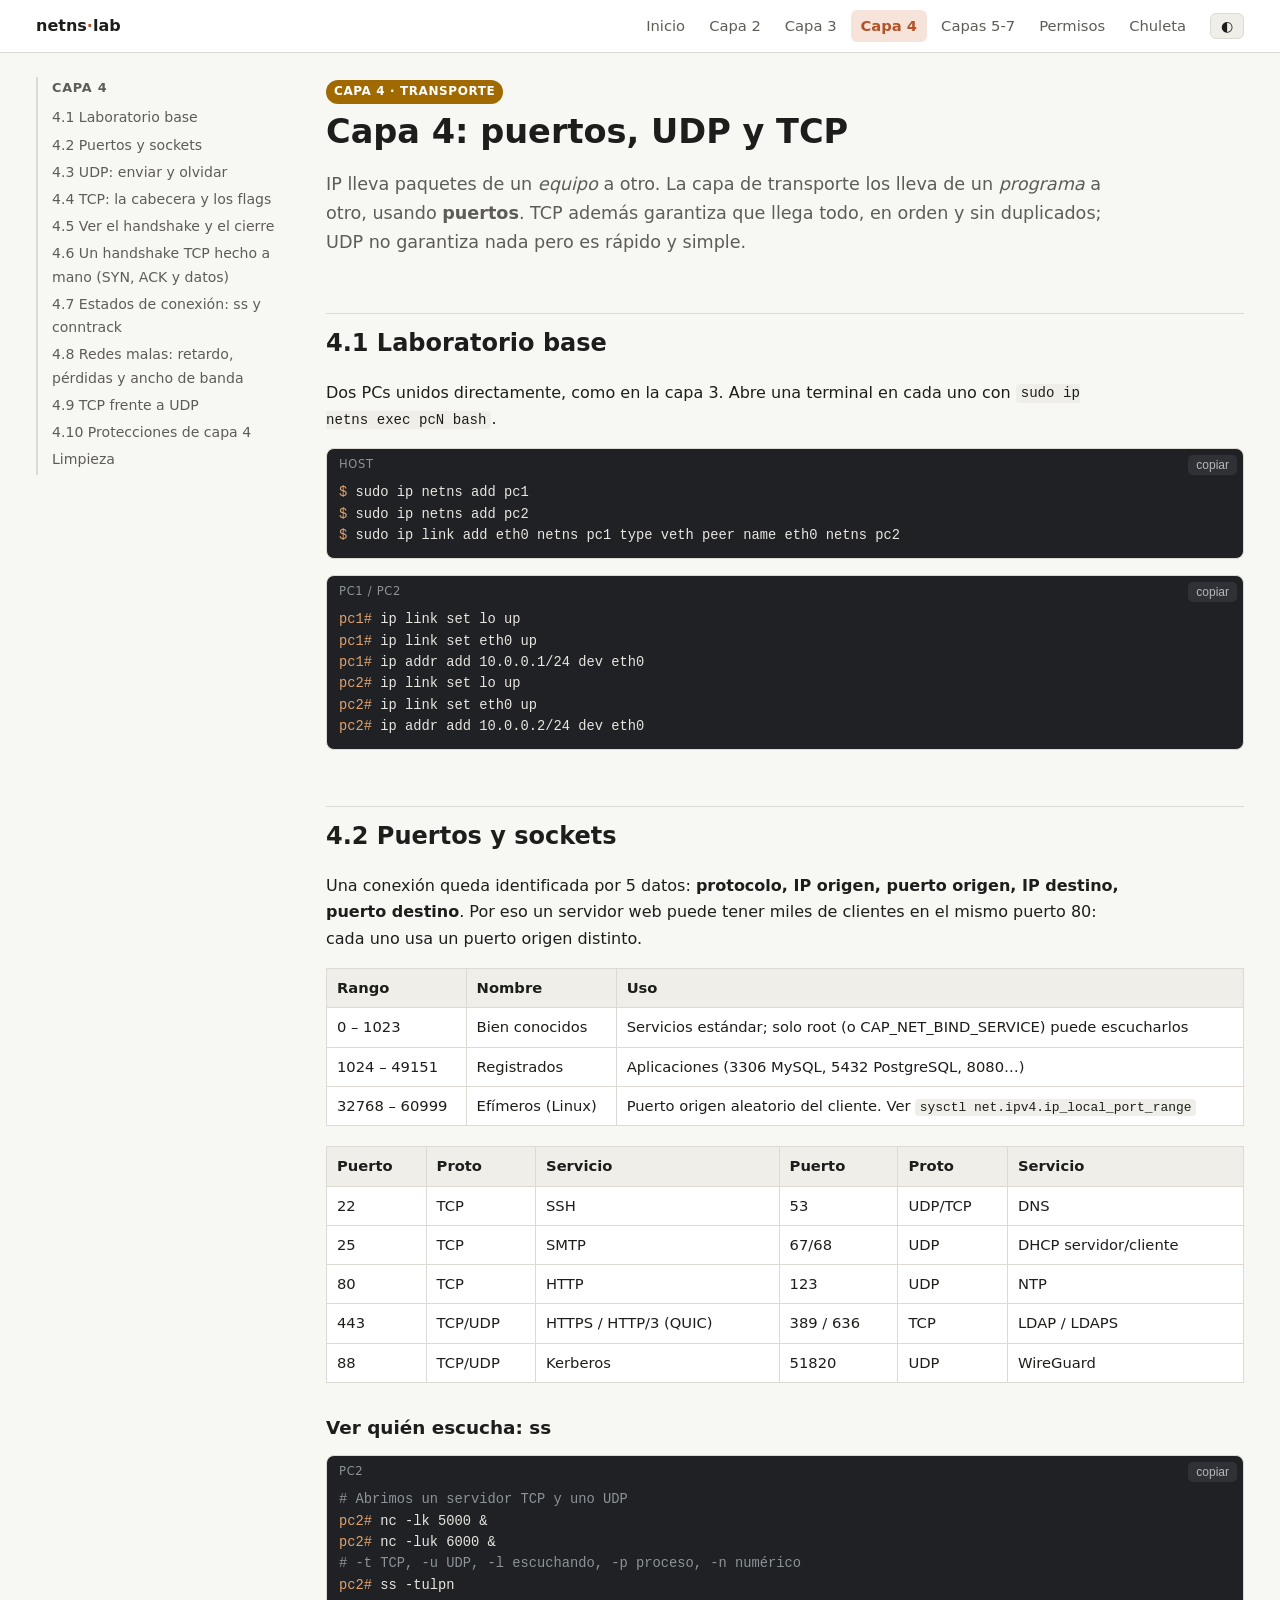
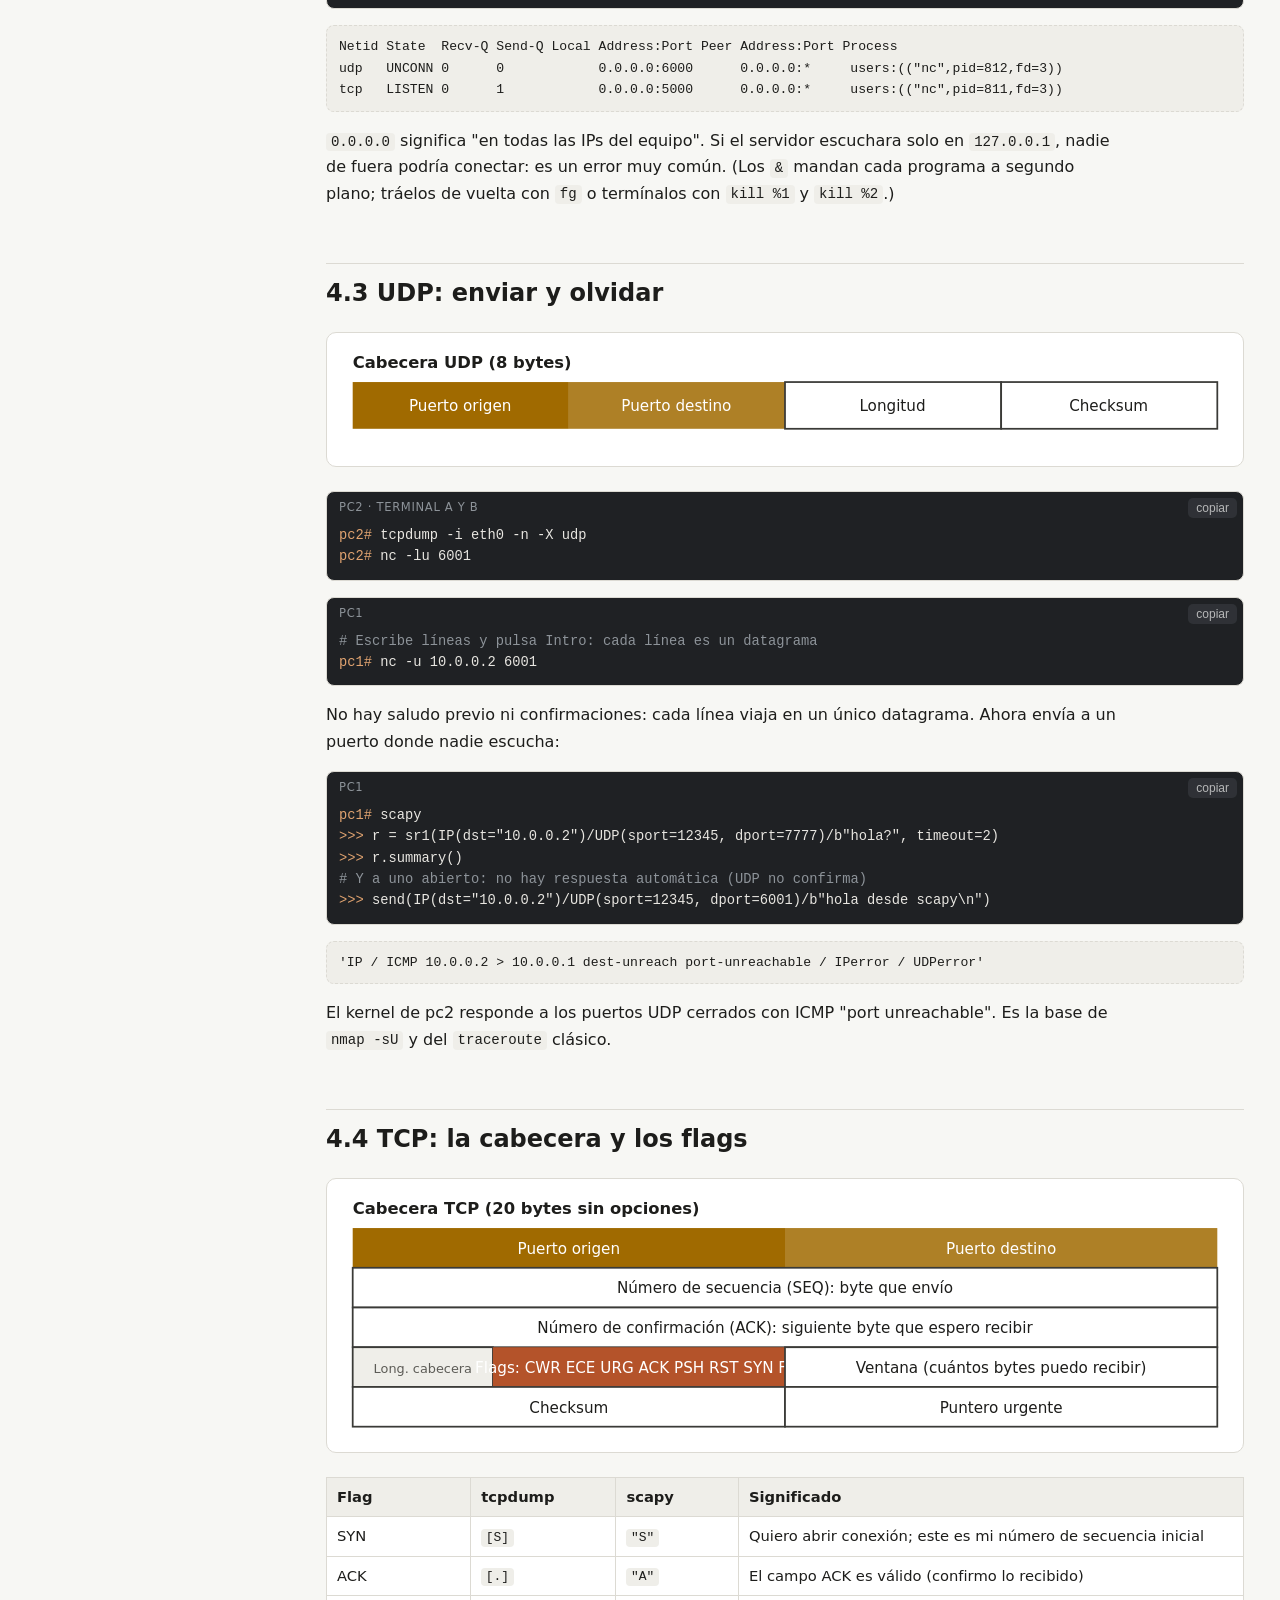
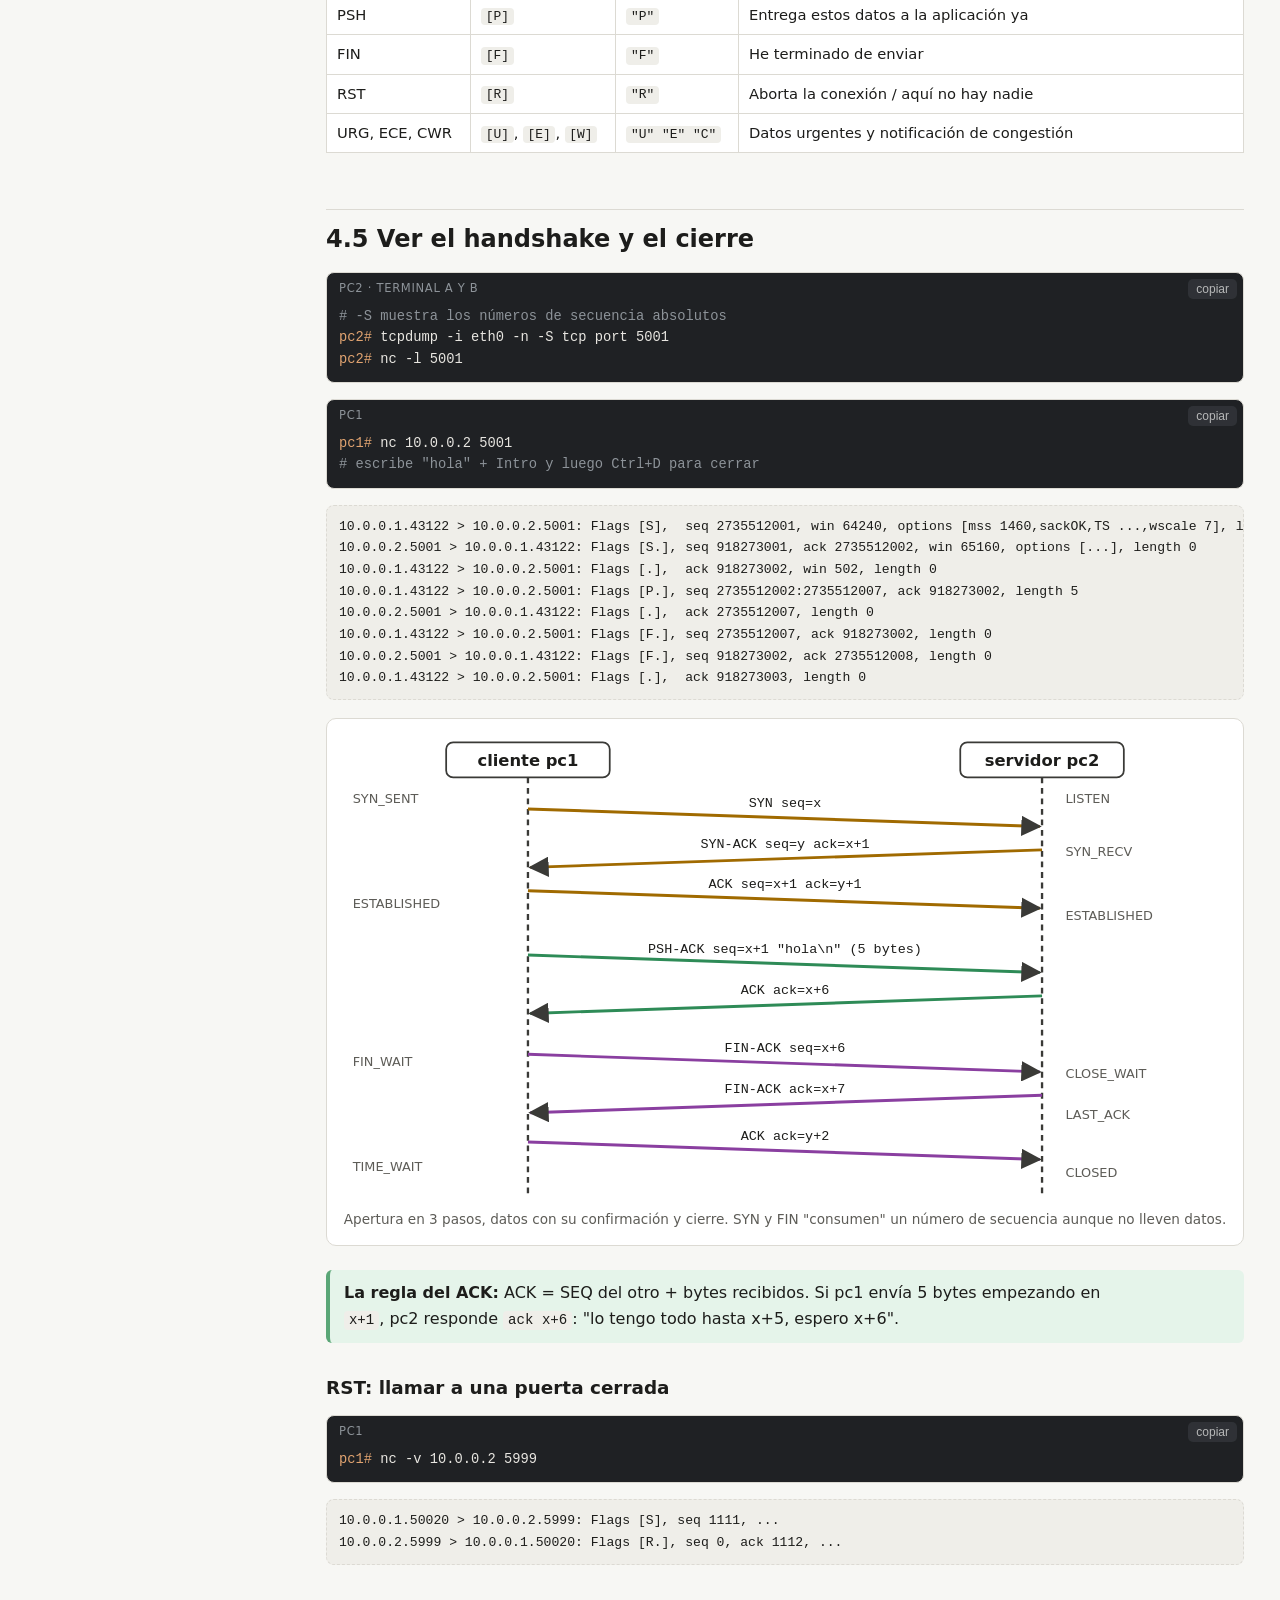
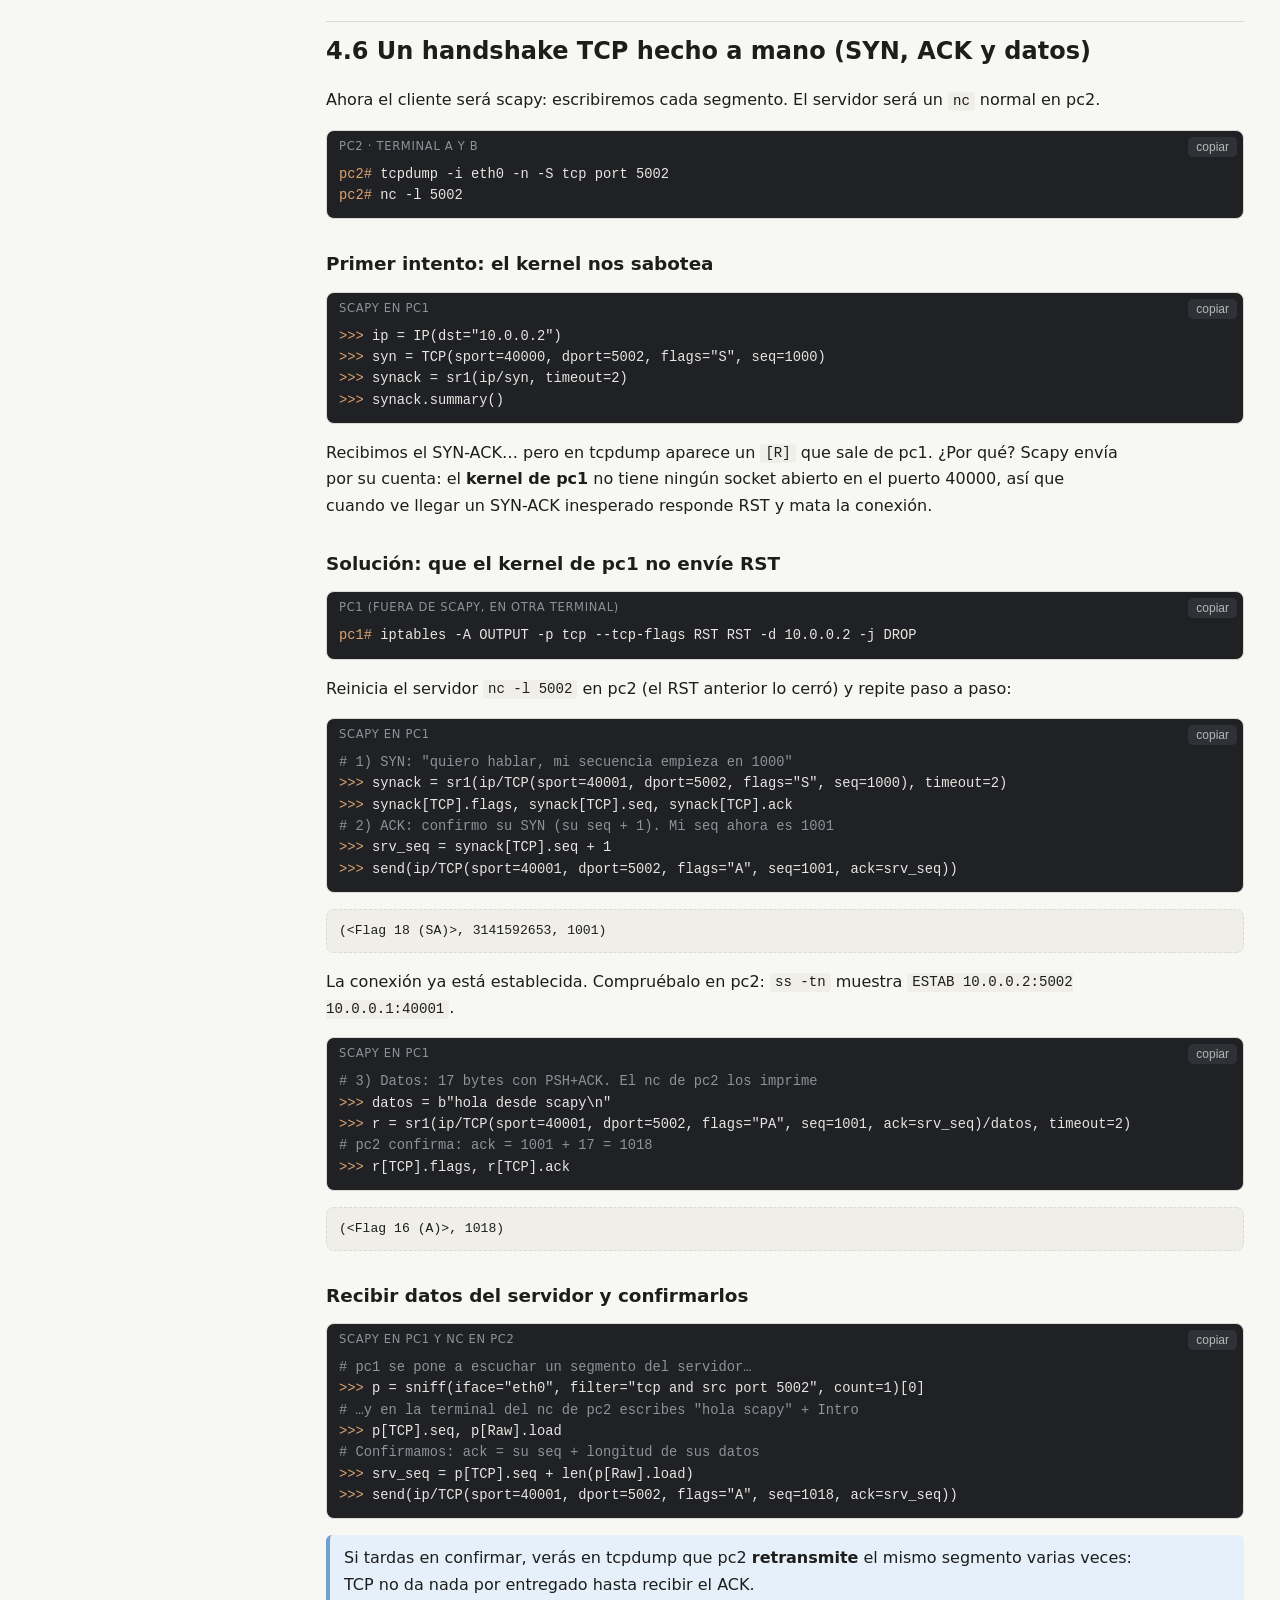
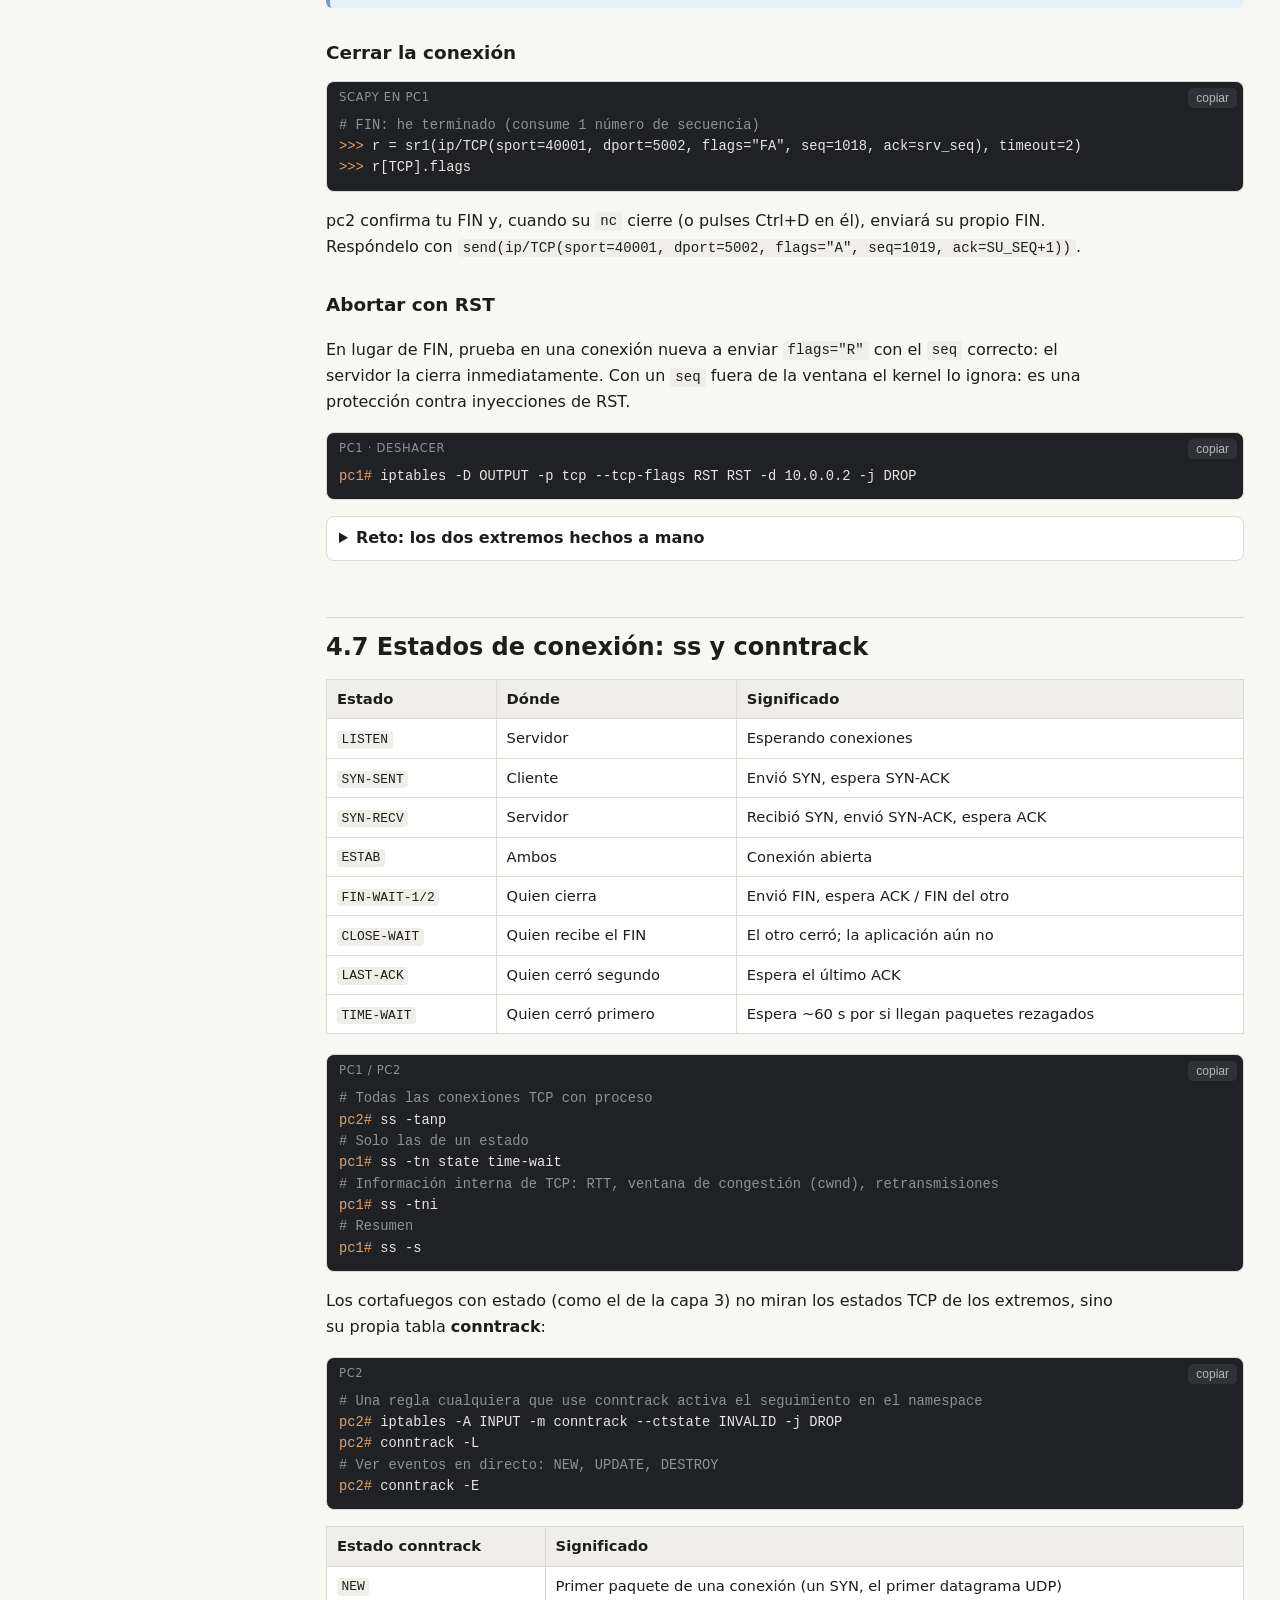
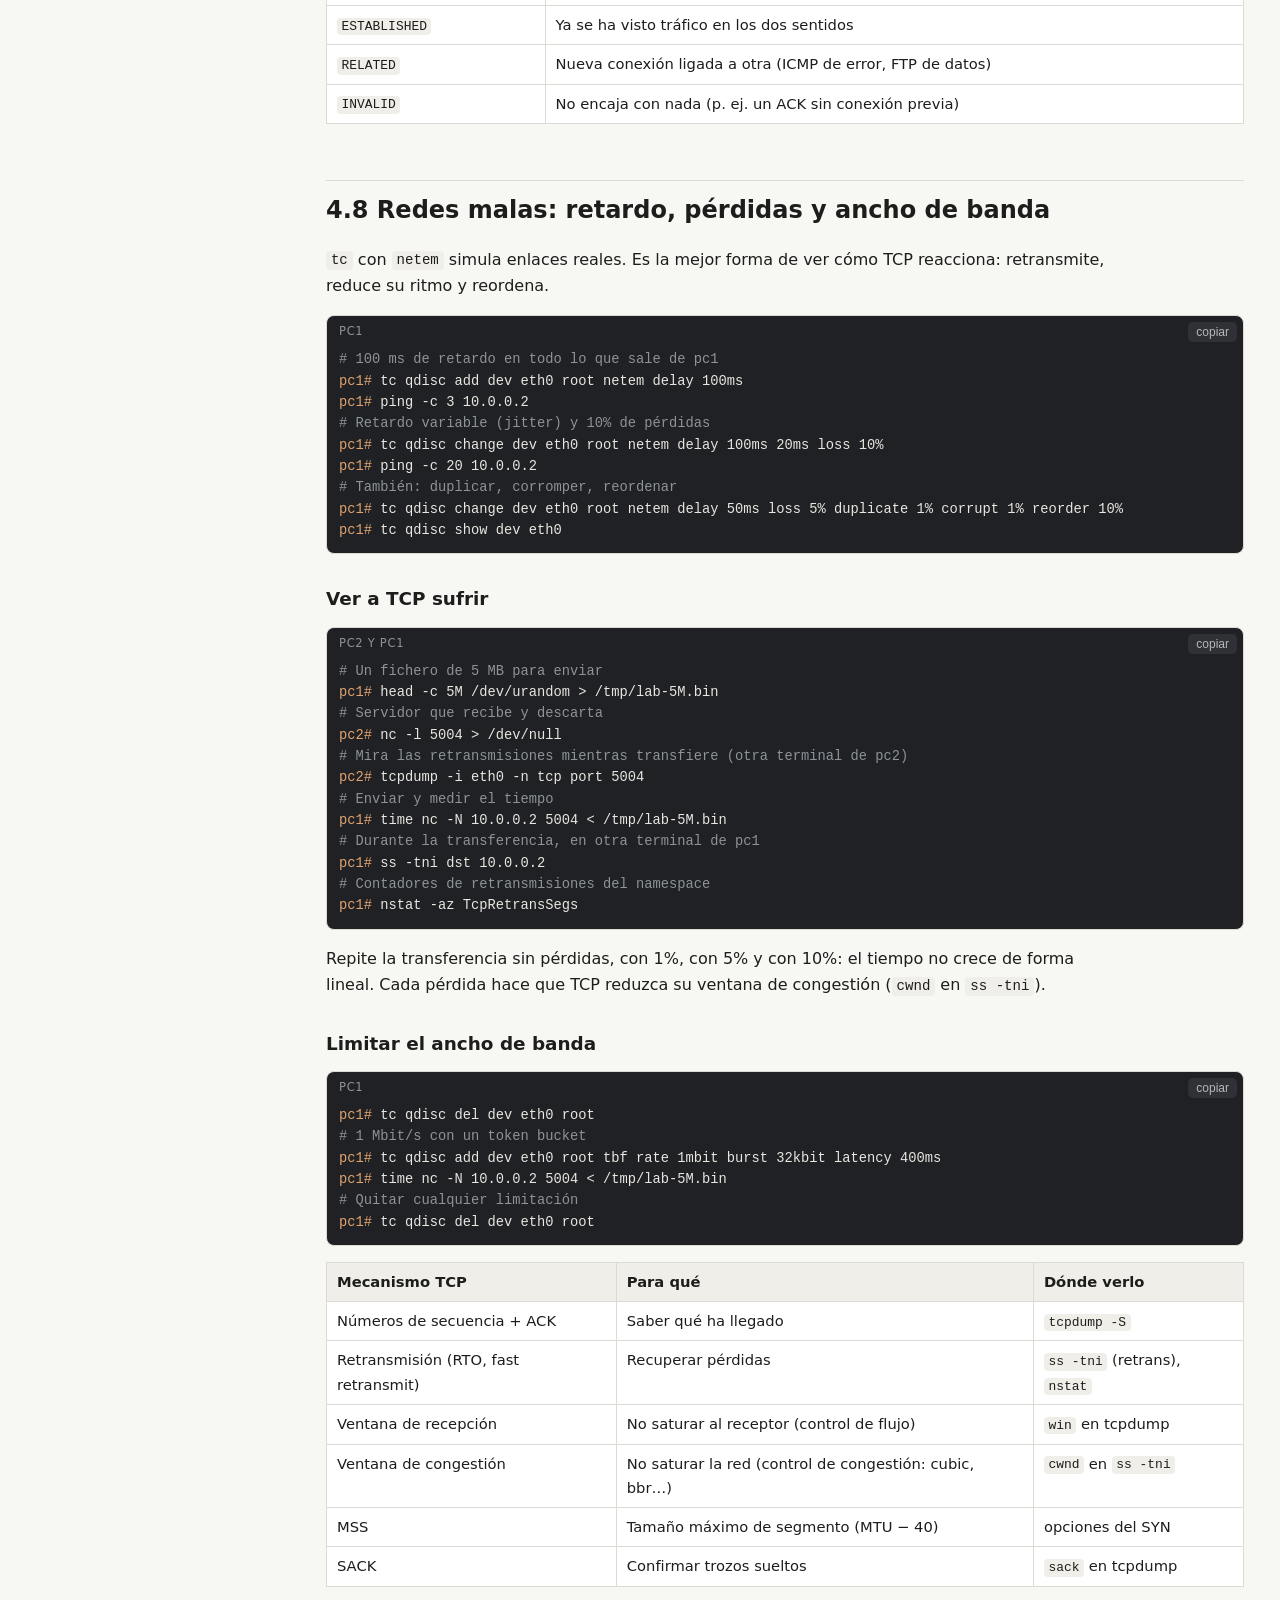
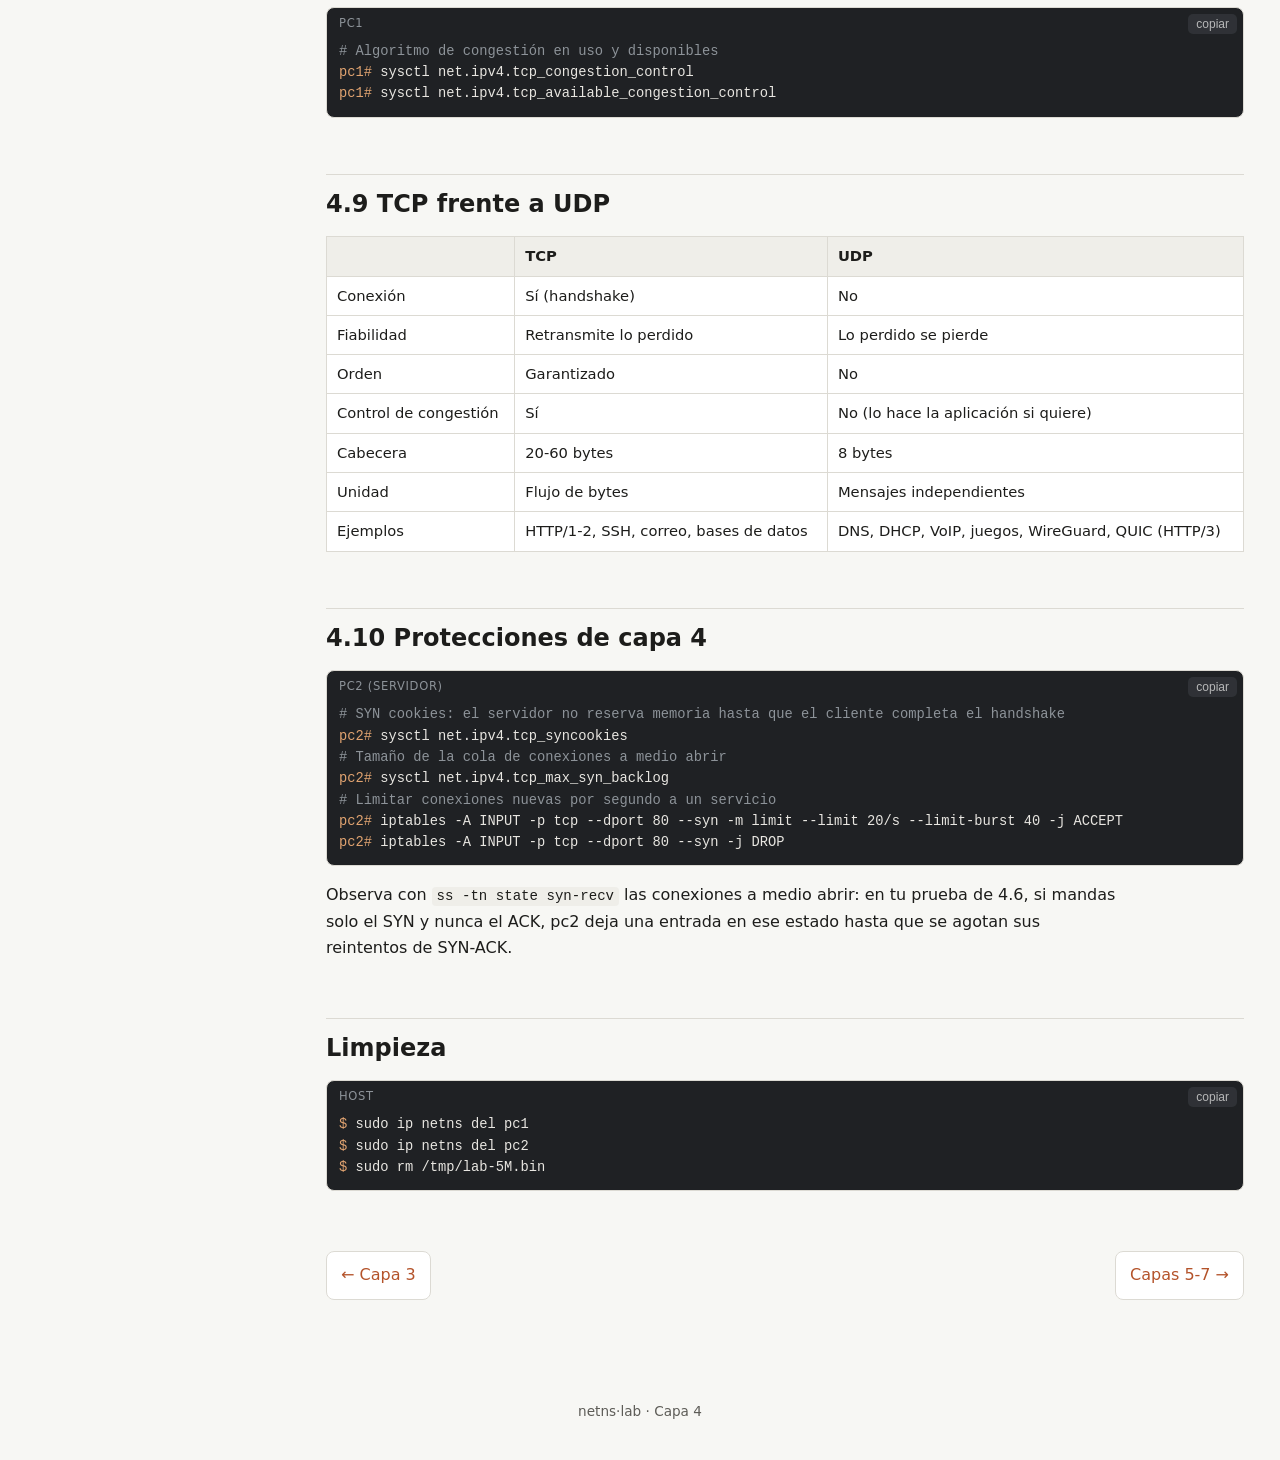
<file: capa4.html>
<!doctype html>
<html lang="es">
<head>
<meta charset="utf-8">
<meta name="viewport" content="width=device-width, initial-scale=1">
<title>Capa 4 · Transporte</title>
<meta name="description" content="Capa de transporte con ip netns: puertos, UDP, TCP, handshake manual con scapy, estados, conntrack y redes con pérdidas.">
<link rel="stylesheet" href="assets/style.css">
<script src="assets/app.js"></script>
</head>
<body>
<header class="topbar"><div class="topbar-inner">
  <a class="brand" href="index.html">netns<span>·</span>lab</a>
  <nav class="topnav">
    <a href="index.html">Inicio</a>
    <a href="capa2.html">Capa 2</a>
    <a href="capa3.html">Capa 3</a>
    <a href="capa4.html" class="active">Capa 4</a>
    <a href="capa5.html">Capas 5-7</a>
    <a href="permisos.html">Permisos</a>
    <a href="limpieza.html">Chuleta</a>
  </nav>
  <button id="theme-toggle" aria-label="Cambiar tema">◐</button>
</div></header>

<div class="layout">
<aside class="toc"><h4>Capa 4</h4><ol></ol></aside>
<main>
<span class="layer-tag tag-l4">Capa 4 · Transporte</span>
<h1>Capa 4: puertos, UDP y TCP</h1>
<p class="lead">IP lleva paquetes de un <em>equipo</em> a otro. La capa de transporte los lleva de un <em>programa</em> a otro, usando <strong>puertos</strong>. TCP además garantiza que llega todo, en orden y sin duplicados; UDP no garantiza nada pero es rápido y simple.</p>

<h2 id="lab">4.1 Laboratorio base</h2>
<p>Dos PCs unidos directamente, como en la capa 3. Abre una terminal en cada uno con <code>sudo ip netns exec pcN bash</code>.</p>
<div class="cmd"><span class="label">host</span><pre><span class="p">$ </span>sudo ip netns add pc1
<span class="p">$ </span>sudo ip netns add pc2
<span class="p">$ </span>sudo ip link add eth0 netns pc1 type veth peer name eth0 netns pc2</pre></div>
<div class="cmd"><span class="label">pc1 / pc2</span><pre><span class="p">pc1# </span>ip link set lo up
<span class="p">pc1# </span>ip link set eth0 up
<span class="p">pc1# </span>ip addr add 10.0.0.1/24 dev eth0
<span class="p">pc2# </span>ip link set lo up
<span class="p">pc2# </span>ip link set eth0 up
<span class="p">pc2# </span>ip addr add 10.0.0.2/24 dev eth0</pre></div>

<h2 id="puertos">4.2 Puertos y sockets</h2>
<p>Una conexión queda identificada por 5 datos: <strong>protocolo, IP origen, puerto origen, IP destino, puerto destino</strong>. Por eso un servidor web puede tener miles de clientes en el mismo puerto 80: cada uno usa un puerto origen distinto.</p>
<div class="table-wrap"><table>
<tr><th>Rango</th><th>Nombre</th><th>Uso</th></tr>
<tr><td>0 – 1023</td><td>Bien conocidos</td><td>Servicios estándar; solo root (o CAP_NET_BIND_SERVICE) puede escucharlos</td></tr>
<tr><td>1024 – 49151</td><td>Registrados</td><td>Aplicaciones (3306 MySQL, 5432 PostgreSQL, 8080…)</td></tr>
<tr><td>32768 – 60999</td><td>Efímeros (Linux)</td><td>Puerto origen aleatorio del cliente. Ver <code>sysctl net.ipv4.ip_local_port_range</code></td></tr>
</table></div>
<div class="table-wrap"><table>
<tr><th>Puerto</th><th>Proto</th><th>Servicio</th><th>Puerto</th><th>Proto</th><th>Servicio</th></tr>
<tr><td>22</td><td>TCP</td><td>SSH</td><td>53</td><td>UDP/TCP</td><td>DNS</td></tr>
<tr><td>25</td><td>TCP</td><td>SMTP</td><td>67/68</td><td>UDP</td><td>DHCP servidor/cliente</td></tr>
<tr><td>80</td><td>TCP</td><td>HTTP</td><td>123</td><td>UDP</td><td>NTP</td></tr>
<tr><td>443</td><td>TCP/UDP</td><td>HTTPS / HTTP/3 (QUIC)</td><td>389 / 636</td><td>TCP</td><td>LDAP / LDAPS</td></tr>
<tr><td>88</td><td>TCP/UDP</td><td>Kerberos</td><td>51820</td><td>UDP</td><td>WireGuard</td></tr>
</table></div>
<h3>Ver quién escucha: ss</h3>
<div class="cmd"><span class="label">pc2</span><pre><span class="c"># Abrimos un servidor TCP y uno UDP</span>
<span class="p">pc2# </span>nc -lk 5000 &amp;
<span class="p">pc2# </span>nc -luk 6000 &amp;
<span class="c"># -t TCP, -u UDP, -l escuchando, -p proceso, -n numérico</span>
<span class="p">pc2# </span>ss -tulpn</pre></div>
<pre class="out">Netid State  Recv-Q Send-Q Local Address:Port Peer Address:Port Process
udp   UNCONN 0      0            0.0.0.0:6000      0.0.0.0:*     users:(("nc",pid=812,fd=3))
tcp   LISTEN 0      1            0.0.0.0:5000      0.0.0.0:*     users:(("nc",pid=811,fd=3))</pre>
<p><code>0.0.0.0</code> significa "en todas las IPs del equipo". Si el servidor escuchara solo en <code>127.0.0.1</code>, nadie de fuera podría conectar: es un error muy común. (Los <code>&amp;</code> mandan cada programa a segundo plano; tráelos de vuelta con <code>fg</code> o termínalos con <code>kill %1</code> y <code>kill %2</code>.)</p>

<h2 id="udp">4.3 UDP: enviar y olvidar</h2>
<figure class="diagram">
<svg viewBox="0 0 760 90" role="img" aria-label="Cabecera UDP">
  <text x="10" y="18" class="title">Cabecera UDP (8 bytes)</text>
  <rect x="10" y="30" width="185" height="40" class="f-l4"/><text x="102" y="55" text-anchor="middle" class="white">Puerto origen</text>
  <rect x="195" y="30" width="185" height="40" class="f-l4" opacity="0.85"/><text x="287" y="55" text-anchor="middle" class="white">Puerto destino</text>
  <rect x="380" y="30" width="185" height="40" class="box"/><text x="472" y="55" text-anchor="middle">Longitud</text>
  <rect x="565" y="30" width="185" height="40" class="box"/><text x="657" y="55" text-anchor="middle">Checksum</text>
</svg>
</figure>
<div class="cmd"><span class="label">pc2 · terminal A y B</span><pre><span class="p">pc2# </span>tcpdump -i eth0 -n -X udp
<span class="p">pc2# </span>nc -lu 6001</pre></div>
<div class="cmd"><span class="label">pc1</span><pre><span class="c"># Escribe líneas y pulsa Intro: cada línea es un datagrama</span>
<span class="p">pc1# </span>nc -u 10.0.0.2 6001</pre></div>
<p>No hay saludo previo ni confirmaciones: cada línea viaja en un único datagrama. Ahora envía a un puerto donde nadie escucha:</p>
<div class="cmd"><span class="label">pc1</span><pre><span class="p">pc1# </span>scapy
<span class="p">&gt;&gt;&gt; </span>r = sr1(IP(dst="10.0.0.2")/UDP(sport=12345, dport=7777)/b"hola?", timeout=2)
<span class="p">&gt;&gt;&gt; </span>r.summary()
<span class="c"># Y a uno abierto: no hay respuesta automática (UDP no confirma)</span>
<span class="p">&gt;&gt;&gt; </span>send(IP(dst="10.0.0.2")/UDP(sport=12345, dport=6001)/b"hola desde scapy\n")</pre></div>
<pre class="out">'IP / ICMP 10.0.0.2 &gt; 10.0.0.1 dest-unreach port-unreachable / IPerror / UDPerror'</pre>
<p>El kernel de pc2 responde a los puertos UDP cerrados con ICMP "port unreachable". Es la base de <code>nmap -sU</code> y del <code>traceroute</code> clásico.</p>

<h2 id="tcp">4.4 TCP: la cabecera y los flags</h2>
<figure class="diagram">
<svg viewBox="0 0 760 210" role="img" aria-label="Cabecera TCP">
  <text x="10" y="18" class="title">Cabecera TCP (20 bytes sin opciones)</text>
  <rect x="10" y="30" width="370" height="34" class="f-l4"/><text x="195" y="52" text-anchor="middle" class="white">Puerto origen</text>
  <rect x="380" y="30" width="370" height="34" class="f-l4" opacity="0.85"/><text x="565" y="52" text-anchor="middle" class="white">Puerto destino</text>
  <rect x="10" y="64" width="740" height="34" class="box"/><text x="380" y="86" text-anchor="middle">Número de secuencia (SEQ): byte que envío</text>
  <rect x="10" y="98" width="740" height="34" class="box"/><text x="380" y="120" text-anchor="middle">Número de confirmación (ACK): siguiente byte que espero recibir</text>
  <rect x="10" y="132" width="120" height="34" class="box2"/><text x="70" y="154" text-anchor="middle" class="small">Long. cabecera</text>
  <rect x="130" y="132" width="250" height="34" class="f-acc"/><text x="255" y="154" text-anchor="middle" class="white">Flags: CWR ECE URG ACK PSH RST SYN FIN</text>
  <rect x="380" y="132" width="370" height="34" class="box"/><text x="565" y="154" text-anchor="middle">Ventana (cuántos bytes puedo recibir)</text>
  <rect x="10" y="166" width="370" height="34" class="box"/><text x="195" y="188" text-anchor="middle">Checksum</text>
  <rect x="380" y="166" width="370" height="34" class="box"/><text x="565" y="188" text-anchor="middle">Puntero urgente</text>
</svg>
</figure>
<div class="table-wrap"><table>
<tr><th>Flag</th><th>tcpdump</th><th>scapy</th><th>Significado</th></tr>
<tr><td>SYN</td><td><code>[S]</code></td><td><code>"S"</code></td><td>Quiero abrir conexión; este es mi número de secuencia inicial</td></tr>
<tr><td>ACK</td><td><code>[.]</code></td><td><code>"A"</code></td><td>El campo ACK es válido (confirmo lo recibido)</td></tr>
<tr><td>PSH</td><td><code>[P]</code></td><td><code>"P"</code></td><td>Entrega estos datos a la aplicación ya</td></tr>
<tr><td>FIN</td><td><code>[F]</code></td><td><code>"F"</code></td><td>He terminado de enviar</td></tr>
<tr><td>RST</td><td><code>[R]</code></td><td><code>"R"</code></td><td>Aborta la conexión / aquí no hay nadie</td></tr>
<tr><td>URG, ECE, CWR</td><td><code>[U]</code>, <code>[E]</code>, <code>[W]</code></td><td><code>"U" "E" "C"</code></td><td>Datos urgentes y notificación de congestión</td></tr>
</table></div>

<h2 id="handshake">4.5 Ver el handshake y el cierre</h2>
<div class="cmd"><span class="label">pc2 · terminal A y B</span><pre><span class="c"># -S muestra los números de secuencia absolutos</span>
<span class="p">pc2# </span>tcpdump -i eth0 -n -S tcp port 5001
<span class="p">pc2# </span>nc -l 5001</pre></div>
<div class="cmd"><span class="label">pc1</span><pre><span class="p">pc1# </span>nc 10.0.0.2 5001
<span class="c"># escribe "hola" + Intro y luego Ctrl+D para cerrar</span></pre></div>
<pre class="out">10.0.0.1.43122 &gt; 10.0.0.2.5001: Flags [S],  seq 2735512001, win 64240, options [mss 1460,sackOK,TS ...,wscale 7], length 0
10.0.0.2.5001 &gt; 10.0.0.1.43122: Flags [S.], seq 918273001, ack 2735512002, win 65160, options [...], length 0
10.0.0.1.43122 &gt; 10.0.0.2.5001: Flags [.],  ack 918273002, win 502, length 0
10.0.0.1.43122 &gt; 10.0.0.2.5001: Flags [P.], seq 2735512002:2735512007, ack 918273002, length 5
10.0.0.2.5001 &gt; 10.0.0.1.43122: Flags [.],  ack 2735512007, length 0
10.0.0.1.43122 &gt; 10.0.0.2.5001: Flags [F.], seq 2735512007, ack 918273002, length 0
10.0.0.2.5001 &gt; 10.0.0.1.43122: Flags [F.], seq 918273002, ack 2735512008, length 0
10.0.0.1.43122 &gt; 10.0.0.2.5001: Flags [.],  ack 918273003, length 0</pre>
<figure class="diagram">
<svg viewBox="0 0 760 400" role="img" aria-label="Diagrama de secuencia de una conexión TCP">
  <defs><marker id="ah6" viewBox="0 0 10 10" refX="9" refY="5" markerWidth="7" markerHeight="7" orient="auto-start-reverse"><path d="M0,0 L10,5 L0,10 z" class="arrow-head"/></marker></defs>
  <rect x="90" y="8" width="140" height="30" class="box" rx="6"/><text x="160" y="28" text-anchor="middle" class="title">cliente pc1</text>
  <rect x="530" y="8" width="140" height="30" class="box" rx="6"/><text x="600" y="28" text-anchor="middle" class="title">servidor pc2</text>
  <line x1="160" y1="38" x2="160" y2="395" class="wire dash"/><line x1="600" y1="38" x2="600" y2="395" class="wire dash"/>
  <text x="10" y="60" class="small">SYN_SENT</text><text x="620" y="60" class="small">LISTEN</text>
  <line x1="160" y1="65" x2="598" y2="80" class="wire-l4" marker-end="url(#ah6)"/><text x="380" y="63" text-anchor="middle" class="mono">SYN seq=x</text>
  <line x1="600" y1="100" x2="162" y2="115" class="wire-l4" marker-end="url(#ah6)"/><text x="380" y="98" text-anchor="middle" class="mono">SYN-ACK seq=y ack=x+1</text>
  <text x="620" y="105" class="small">SYN_RECV</text>
  <line x1="160" y1="135" x2="598" y2="150" class="wire-l4" marker-end="url(#ah6)"/><text x="380" y="133" text-anchor="middle" class="mono">ACK seq=x+1 ack=y+1</text>
  <text x="10" y="150" class="small">ESTABLISHED</text><text x="620" y="160" class="small">ESTABLISHED</text>
  <line x1="160" y1="190" x2="598" y2="205" class="wire-l3" marker-end="url(#ah6)"/><text x="380" y="188" text-anchor="middle" class="mono">PSH-ACK seq=x+1 "hola\n" (5 bytes)</text>
  <line x1="600" y1="225" x2="162" y2="240" class="wire-l3" marker-end="url(#ah6)"/><text x="380" y="223" text-anchor="middle" class="mono">ACK ack=x+6</text>
  <line x1="160" y1="275" x2="598" y2="290" class="wire-l5" marker-end="url(#ah6)"/><text x="380" y="273" text-anchor="middle" class="mono">FIN-ACK seq=x+6</text>
  <text x="10" y="285" class="small">FIN_WAIT</text><text x="620" y="295" class="small">CLOSE_WAIT</text>
  <line x1="600" y1="310" x2="162" y2="325" class="wire-l5" marker-end="url(#ah6)"/><text x="380" y="308" text-anchor="middle" class="mono">FIN-ACK ack=x+7</text>
  <text x="620" y="330" class="small">LAST_ACK</text>
  <line x1="160" y1="350" x2="598" y2="365" class="wire-l5" marker-end="url(#ah6)"/><text x="380" y="348" text-anchor="middle" class="mono">ACK ack=y+2</text>
  <text x="10" y="375" class="small">TIME_WAIT</text><text x="620" y="380" class="small">CLOSED</text>
</svg>
<figcaption>Apertura en 3 pasos, datos con su confirmación y cierre. SYN y FIN "consumen" un número de secuencia aunque no lleven datos.</figcaption>
</figure>
<div class="ok"><p><strong>La regla del ACK:</strong> ACK = SEQ del otro + bytes recibidos. Si pc1 envía 5 bytes empezando en <code>x+1</code>, pc2 responde <code>ack x+6</code>: "lo tengo todo hasta x+5, espero x+6".</p></div>
<h3>RST: llamar a una puerta cerrada</h3>
<div class="cmd"><span class="label">pc1</span><pre><span class="p">pc1# </span>nc -v 10.0.0.2 5999</pre></div>
<pre class="out">10.0.0.1.50020 &gt; 10.0.0.2.5999: Flags [S], seq 1111, ...
10.0.0.2.5999 &gt; 10.0.0.1.50020: Flags [R.], seq 0, ack 1112, ...</pre>

<h2 id="manual">4.6 Un handshake TCP hecho a mano (SYN, ACK y datos)</h2>
<p>Ahora el cliente será scapy: escribiremos cada segmento. El servidor será un <code>nc</code> normal en pc2.</p>
<div class="cmd"><span class="label">pc2 · terminal A y B</span><pre><span class="p">pc2# </span>tcpdump -i eth0 -n -S tcp port 5002
<span class="p">pc2# </span>nc -l 5002</pre></div>
<h3>Primer intento: el kernel nos sabotea</h3>
<div class="cmd"><span class="label">scapy en pc1</span><pre><span class="p">&gt;&gt;&gt; </span>ip = IP(dst="10.0.0.2")
<span class="p">&gt;&gt;&gt; </span>syn = TCP(sport=40000, dport=5002, flags="S", seq=1000)
<span class="p">&gt;&gt;&gt; </span>synack = sr1(ip/syn, timeout=2)
<span class="p">&gt;&gt;&gt; </span>synack.summary()</pre></div>
<p>Recibimos el SYN-ACK… pero en tcpdump aparece un <code>[R]</code> que sale de pc1. ¿Por qué? Scapy envía por su cuenta: el <strong>kernel de pc1</strong> no tiene ningún socket abierto en el puerto 40000, así que cuando ve llegar un SYN-ACK inesperado responde RST y mata la conexión.</p>
<h3>Solución: que el kernel de pc1 no envíe RST</h3>
<div class="cmd"><span class="label">pc1 (fuera de scapy, en otra terminal)</span><pre><span class="p">pc1# </span>iptables -A OUTPUT -p tcp --tcp-flags RST RST -d 10.0.0.2 -j DROP</pre></div>
<p>Reinicia el servidor <code>nc -l 5002</code> en pc2 (el RST anterior lo cerró) y repite paso a paso:</p>
<div class="cmd"><span class="label">scapy en pc1</span><pre><span class="c"># 1) SYN: "quiero hablar, mi secuencia empieza en 1000"</span>
<span class="p">&gt;&gt;&gt; </span>synack = sr1(ip/TCP(sport=40001, dport=5002, flags="S", seq=1000), timeout=2)
<span class="p">&gt;&gt;&gt; </span>synack[TCP].flags, synack[TCP].seq, synack[TCP].ack
<span class="c"># 2) ACK: confirmo su SYN (su seq + 1). Mi seq ahora es 1001</span>
<span class="p">&gt;&gt;&gt; </span>srv_seq = synack[TCP].seq + 1
<span class="p">&gt;&gt;&gt; </span>send(ip/TCP(sport=40001, dport=5002, flags="A", seq=1001, ack=srv_seq))</pre></div>
<pre class="out">(&lt;Flag 18 (SA)&gt;, 3141592653, 1001)</pre>
<p>La conexión ya está establecida. Compruébalo en pc2: <code>ss -tn</code> muestra <code>ESTAB 10.0.0.2:5002 10.0.0.1:40001</code>.</p>
<div class="cmd"><span class="label">scapy en pc1</span><pre><span class="c"># 3) Datos: 17 bytes con PSH+ACK. El nc de pc2 los imprime</span>
<span class="p">&gt;&gt;&gt; </span>datos = b"hola desde scapy\n"
<span class="p">&gt;&gt;&gt; </span>r = sr1(ip/TCP(sport=40001, dport=5002, flags="PA", seq=1001, ack=srv_seq)/datos, timeout=2)
<span class="c"># pc2 confirma: ack = 1001 + 17 = 1018</span>
<span class="p">&gt;&gt;&gt; </span>r[TCP].flags, r[TCP].ack</pre></div>
<pre class="out">(&lt;Flag 16 (A)&gt;, 1018)</pre>
<h3>Recibir datos del servidor y confirmarlos</h3>
<div class="cmd"><span class="label">scapy en pc1 y nc en pc2</span><pre><span class="c"># pc1 se pone a escuchar un segmento del servidor…</span>
<span class="p">&gt;&gt;&gt; </span>p = sniff(iface="eth0", filter="tcp and src port 5002", count=1)[0]
<span class="c"># …y en la terminal del nc de pc2 escribes "hola scapy" + Intro</span>
<span class="p">&gt;&gt;&gt; </span>p[TCP].seq, p[Raw].load
<span class="c"># Confirmamos: ack = su seq + longitud de sus datos</span>
<span class="p">&gt;&gt;&gt; </span>srv_seq = p[TCP].seq + len(p[Raw].load)
<span class="p">&gt;&gt;&gt; </span>send(ip/TCP(sport=40001, dport=5002, flags="A", seq=1018, ack=srv_seq))</pre></div>
<div class="note"><p>Si tardas en confirmar, verás en tcpdump que pc2 <strong>retransmite</strong> el mismo segmento varias veces: TCP no da nada por entregado hasta recibir el ACK.</p></div>
<h3>Cerrar la conexión</h3>
<div class="cmd"><span class="label">scapy en pc1</span><pre><span class="c"># FIN: he terminado (consume 1 número de secuencia)</span>
<span class="p">&gt;&gt;&gt; </span>r = sr1(ip/TCP(sport=40001, dport=5002, flags="FA", seq=1018, ack=srv_seq), timeout=2)
<span class="p">&gt;&gt;&gt; </span>r[TCP].flags</pre></div>
<p>pc2 confirma tu FIN y, cuando su <code>nc</code> cierre (o pulses Ctrl+D en él), enviará su propio FIN. Respóndelo con <code>send(ip/TCP(sport=40001, dport=5002, flags="A", seq=1019, ack=SU_SEQ+1))</code>.</p>
<h3>Abortar con RST</h3>
<p>En lugar de FIN, prueba en una conexión nueva a enviar <code>flags="R"</code> con el <code>seq</code> correcto: el servidor la cierra inmediatamente. Con un <code>seq</code> fuera de la ventana el kernel lo ignora: es una protección contra inyecciones de RST.</p>
<div class="cmd"><span class="label">pc1 · deshacer</span><pre><span class="p">pc1# </span>iptables -D OUTPUT -p tcp --tcp-flags RST RST -d 10.0.0.2 -j DROP</pre></div>
<details><summary>Reto: los dos extremos hechos a mano</summary>
<p>Haz lo mismo en pc2 (regla de RST en su OUTPUT hacia 10.0.0.1, sin <code>nc</code>), con scapy en ambos lados: pc2 hace <code>sniff(filter="tcp port 5003", count=1)</code> para recibir el SYN, responde con <code>flags="SA"</code>, <code>seq</code> propio y <code>ack=syn.seq+1</code>, y así sucesivamente, igual que hiciste con el ping manual en <a href="capa2.html#ping-manual">la capa 2</a>.</p>
</details>

<h2 id="estados">4.7 Estados de conexión: ss y conntrack</h2>
<div class="table-wrap"><table>
<tr><th>Estado</th><th>Dónde</th><th>Significado</th></tr>
<tr><td><code>LISTEN</code></td><td>Servidor</td><td>Esperando conexiones</td></tr>
<tr><td><code>SYN-SENT</code></td><td>Cliente</td><td>Envió SYN, espera SYN-ACK</td></tr>
<tr><td><code>SYN-RECV</code></td><td>Servidor</td><td>Recibió SYN, envió SYN-ACK, espera ACK</td></tr>
<tr><td><code>ESTAB</code></td><td>Ambos</td><td>Conexión abierta</td></tr>
<tr><td><code>FIN-WAIT-1/2</code></td><td>Quien cierra</td><td>Envió FIN, espera ACK / FIN del otro</td></tr>
<tr><td><code>CLOSE-WAIT</code></td><td>Quien recibe el FIN</td><td>El otro cerró; la aplicación aún no</td></tr>
<tr><td><code>LAST-ACK</code></td><td>Quien cerró segundo</td><td>Espera el último ACK</td></tr>
<tr><td><code>TIME-WAIT</code></td><td>Quien cerró primero</td><td>Espera ~60 s por si llegan paquetes rezagados</td></tr>
</table></div>
<div class="cmd"><span class="label">pc1 / pc2</span><pre><span class="c"># Todas las conexiones TCP con proceso</span>
<span class="p">pc2# </span>ss -tanp
<span class="c"># Solo las de un estado</span>
<span class="p">pc1# </span>ss -tn state time-wait
<span class="c"># Información interna de TCP: RTT, ventana de congestión (cwnd), retransmisiones</span>
<span class="p">pc1# </span>ss -tni
<span class="c"># Resumen</span>
<span class="p">pc1# </span>ss -s</pre></div>
<p>Los cortafuegos con estado (como el de la capa 3) no miran los estados TCP de los extremos, sino su propia tabla <strong>conntrack</strong>:</p>
<div class="cmd"><span class="label">pc2</span><pre><span class="c"># Una regla cualquiera que use conntrack activa el seguimiento en el namespace</span>
<span class="p">pc2# </span>iptables -A INPUT -m conntrack --ctstate INVALID -j DROP
<span class="p">pc2# </span>conntrack -L
<span class="c"># Ver eventos en directo: NEW, UPDATE, DESTROY</span>
<span class="p">pc2# </span>conntrack -E</pre></div>
<div class="table-wrap"><table>
<tr><th>Estado conntrack</th><th>Significado</th></tr>
<tr><td><code>NEW</code></td><td>Primer paquete de una conexión (un SYN, el primer datagrama UDP)</td></tr>
<tr><td><code>ESTABLISHED</code></td><td>Ya se ha visto tráfico en los dos sentidos</td></tr>
<tr><td><code>RELATED</code></td><td>Nueva conexión ligada a otra (ICMP de error, FTP de datos)</td></tr>
<tr><td><code>INVALID</code></td><td>No encaja con nada (p. ej. un ACK sin conexión previa)</td></tr>
</table></div>

<h2 id="netem">4.8 Redes malas: retardo, pérdidas y ancho de banda</h2>
<p><code>tc</code> con <code>netem</code> simula enlaces reales. Es la mejor forma de ver cómo TCP reacciona: retransmite, reduce su ritmo y reordena.</p>
<div class="cmd"><span class="label">pc1</span><pre><span class="c"># 100 ms de retardo en todo lo que sale de pc1</span>
<span class="p">pc1# </span>tc qdisc add dev eth0 root netem delay 100ms
<span class="p">pc1# </span>ping -c 3 10.0.0.2
<span class="c"># Retardo variable (jitter) y 10% de pérdidas</span>
<span class="p">pc1# </span>tc qdisc change dev eth0 root netem delay 100ms 20ms loss 10%
<span class="p">pc1# </span>ping -c 20 10.0.0.2
<span class="c"># También: duplicar, corromper, reordenar</span>
<span class="p">pc1# </span>tc qdisc change dev eth0 root netem delay 50ms loss 5% duplicate 1% corrupt 1% reorder 10%
<span class="p">pc1# </span>tc qdisc show dev eth0</pre></div>
<h3>Ver a TCP sufrir</h3>
<div class="cmd"><span class="label">pc2 y pc1</span><pre><span class="c"># Un fichero de 5 MB para enviar</span>
<span class="p">pc1# </span>head -c 5M /dev/urandom &gt; /tmp/lab-5M.bin
<span class="c"># Servidor que recibe y descarta</span>
<span class="p">pc2# </span>nc -l 5004 &gt; /dev/null
<span class="c"># Mira las retransmisiones mientras transfiere (otra terminal de pc2)</span>
<span class="p">pc2# </span>tcpdump -i eth0 -n tcp port 5004
<span class="c"># Enviar y medir el tiempo</span>
<span class="p">pc1# </span>time nc -N 10.0.0.2 5004 &lt; /tmp/lab-5M.bin
<span class="c"># Durante la transferencia, en otra terminal de pc1</span>
<span class="p">pc1# </span>ss -tni dst 10.0.0.2
<span class="c"># Contadores de retransmisiones del namespace</span>
<span class="p">pc1# </span>nstat -az TcpRetransSegs</pre></div>
<p>Repite la transferencia sin pérdidas, con 1%, con 5% y con 10%: el tiempo no crece de forma lineal. Cada pérdida hace que TCP reduzca su ventana de congestión (<code>cwnd</code> en <code>ss -tni</code>).</p>
<h3>Limitar el ancho de banda</h3>
<div class="cmd"><span class="label">pc1</span><pre><span class="p">pc1# </span>tc qdisc del dev eth0 root
<span class="c"># 1 Mbit/s con un token bucket</span>
<span class="p">pc1# </span>tc qdisc add dev eth0 root tbf rate 1mbit burst 32kbit latency 400ms
<span class="p">pc1# </span>time nc -N 10.0.0.2 5004 &lt; /tmp/lab-5M.bin
<span class="c"># Quitar cualquier limitación</span>
<span class="p">pc1# </span>tc qdisc del dev eth0 root</pre></div>
<div class="table-wrap"><table>
<tr><th>Mecanismo TCP</th><th>Para qué</th><th>Dónde verlo</th></tr>
<tr><td>Números de secuencia + ACK</td><td>Saber qué ha llegado</td><td><code>tcpdump -S</code></td></tr>
<tr><td>Retransmisión (RTO, fast retransmit)</td><td>Recuperar pérdidas</td><td><code>ss -tni</code> (retrans), <code>nstat</code></td></tr>
<tr><td>Ventana de recepción</td><td>No saturar al receptor (control de flujo)</td><td><code>win</code> en tcpdump</td></tr>
<tr><td>Ventana de congestión</td><td>No saturar la red (control de congestión: cubic, bbr…)</td><td><code>cwnd</code> en <code>ss -tni</code></td></tr>
<tr><td>MSS</td><td>Tamaño máximo de segmento (MTU − 40)</td><td>opciones del SYN</td></tr>
<tr><td>SACK</td><td>Confirmar trozos sueltos</td><td><code>sack</code> en tcpdump</td></tr>
</table></div>
<div class="cmd"><span class="label">pc1</span><pre><span class="c"># Algoritmo de congestión en uso y disponibles</span>
<span class="p">pc1# </span>sysctl net.ipv4.tcp_congestion_control
<span class="p">pc1# </span>sysctl net.ipv4.tcp_available_congestion_control</pre></div>

<h2 id="tcp-vs-udp">4.9 TCP frente a UDP</h2>
<div class="table-wrap"><table>
<tr><th></th><th>TCP</th><th>UDP</th></tr>
<tr><td>Conexión</td><td>Sí (handshake)</td><td>No</td></tr>
<tr><td>Fiabilidad</td><td>Retransmite lo perdido</td><td>Lo perdido se pierde</td></tr>
<tr><td>Orden</td><td>Garantizado</td><td>No</td></tr>
<tr><td>Control de congestión</td><td>Sí</td><td>No (lo hace la aplicación si quiere)</td></tr>
<tr><td>Cabecera</td><td>20-60 bytes</td><td>8 bytes</td></tr>
<tr><td>Unidad</td><td>Flujo de bytes</td><td>Mensajes independientes</td></tr>
<tr><td>Ejemplos</td><td>HTTP/1-2, SSH, correo, bases de datos</td><td>DNS, DHCP, VoIP, juegos, WireGuard, QUIC (HTTP/3)</td></tr>
</table></div>

<h2 id="protecciones">4.10 Protecciones de capa 4</h2>
<div class="cmd"><span class="label">pc2 (servidor)</span><pre><span class="c"># SYN cookies: el servidor no reserva memoria hasta que el cliente completa el handshake</span>
<span class="p">pc2# </span>sysctl net.ipv4.tcp_syncookies
<span class="c"># Tamaño de la cola de conexiones a medio abrir</span>
<span class="p">pc2# </span>sysctl net.ipv4.tcp_max_syn_backlog
<span class="c"># Limitar conexiones nuevas por segundo a un servicio</span>
<span class="p">pc2# </span>iptables -A INPUT -p tcp --dport 80 --syn -m limit --limit 20/s --limit-burst 40 -j ACCEPT
<span class="p">pc2# </span>iptables -A INPUT -p tcp --dport 80 --syn -j DROP</pre></div>
<p>Observa con <code>ss -tn state syn-recv</code> las conexiones a medio abrir: en tu prueba de 4.6, si mandas solo el SYN y nunca el ACK, pc2 deja una entrada en ese estado hasta que se agotan sus reintentos de SYN-ACK.</p>

<h2 id="limpieza">Limpieza</h2>
<div class="cmd"><span class="label">host</span><pre><span class="p">$ </span>sudo ip netns del pc1
<span class="p">$ </span>sudo ip netns del pc2
<span class="p">$ </span>sudo rm /tmp/lab-5M.bin</pre></div>

<div class="pager"><a href="capa3.html">← Capa 3</a><a href="capa5.html">Capas 5-7 →</a></div>
</main>
</div>
<footer>netns·lab · Capa 4</footer>
</body>
</html>
</file>
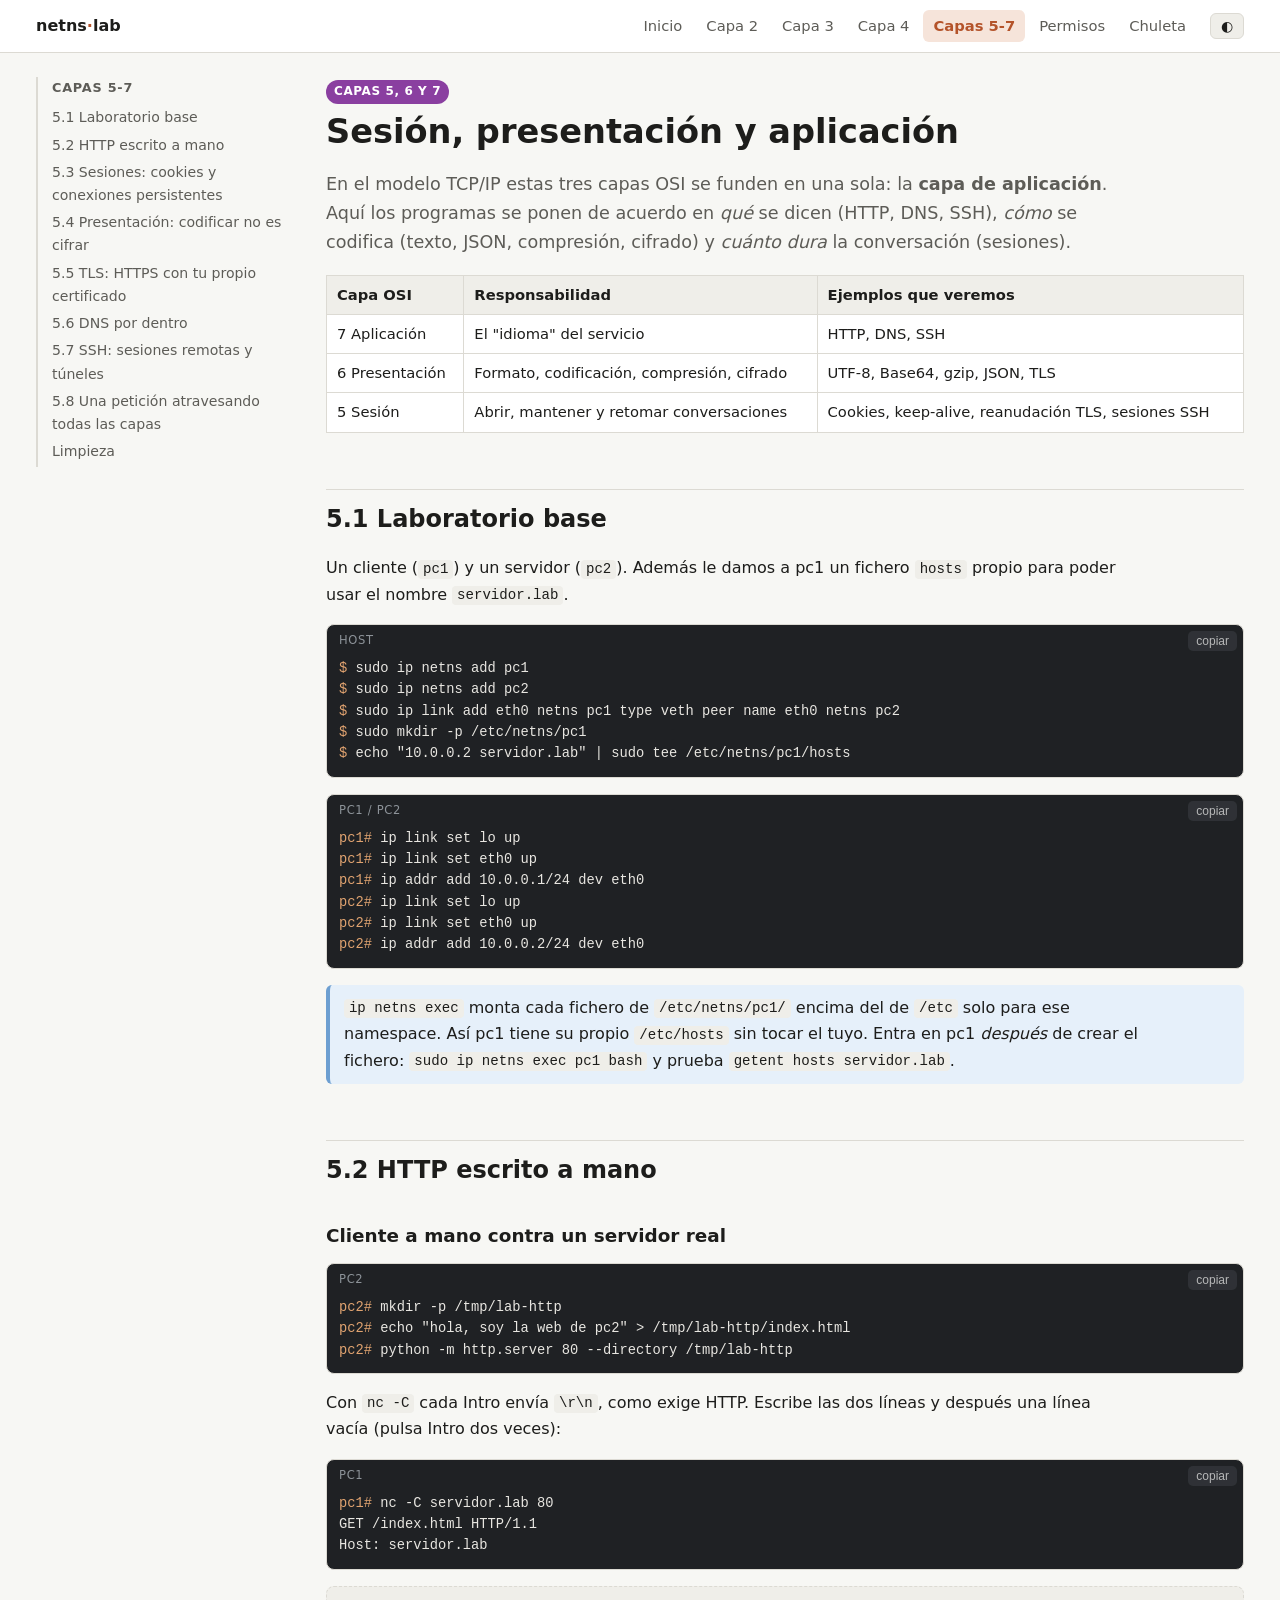
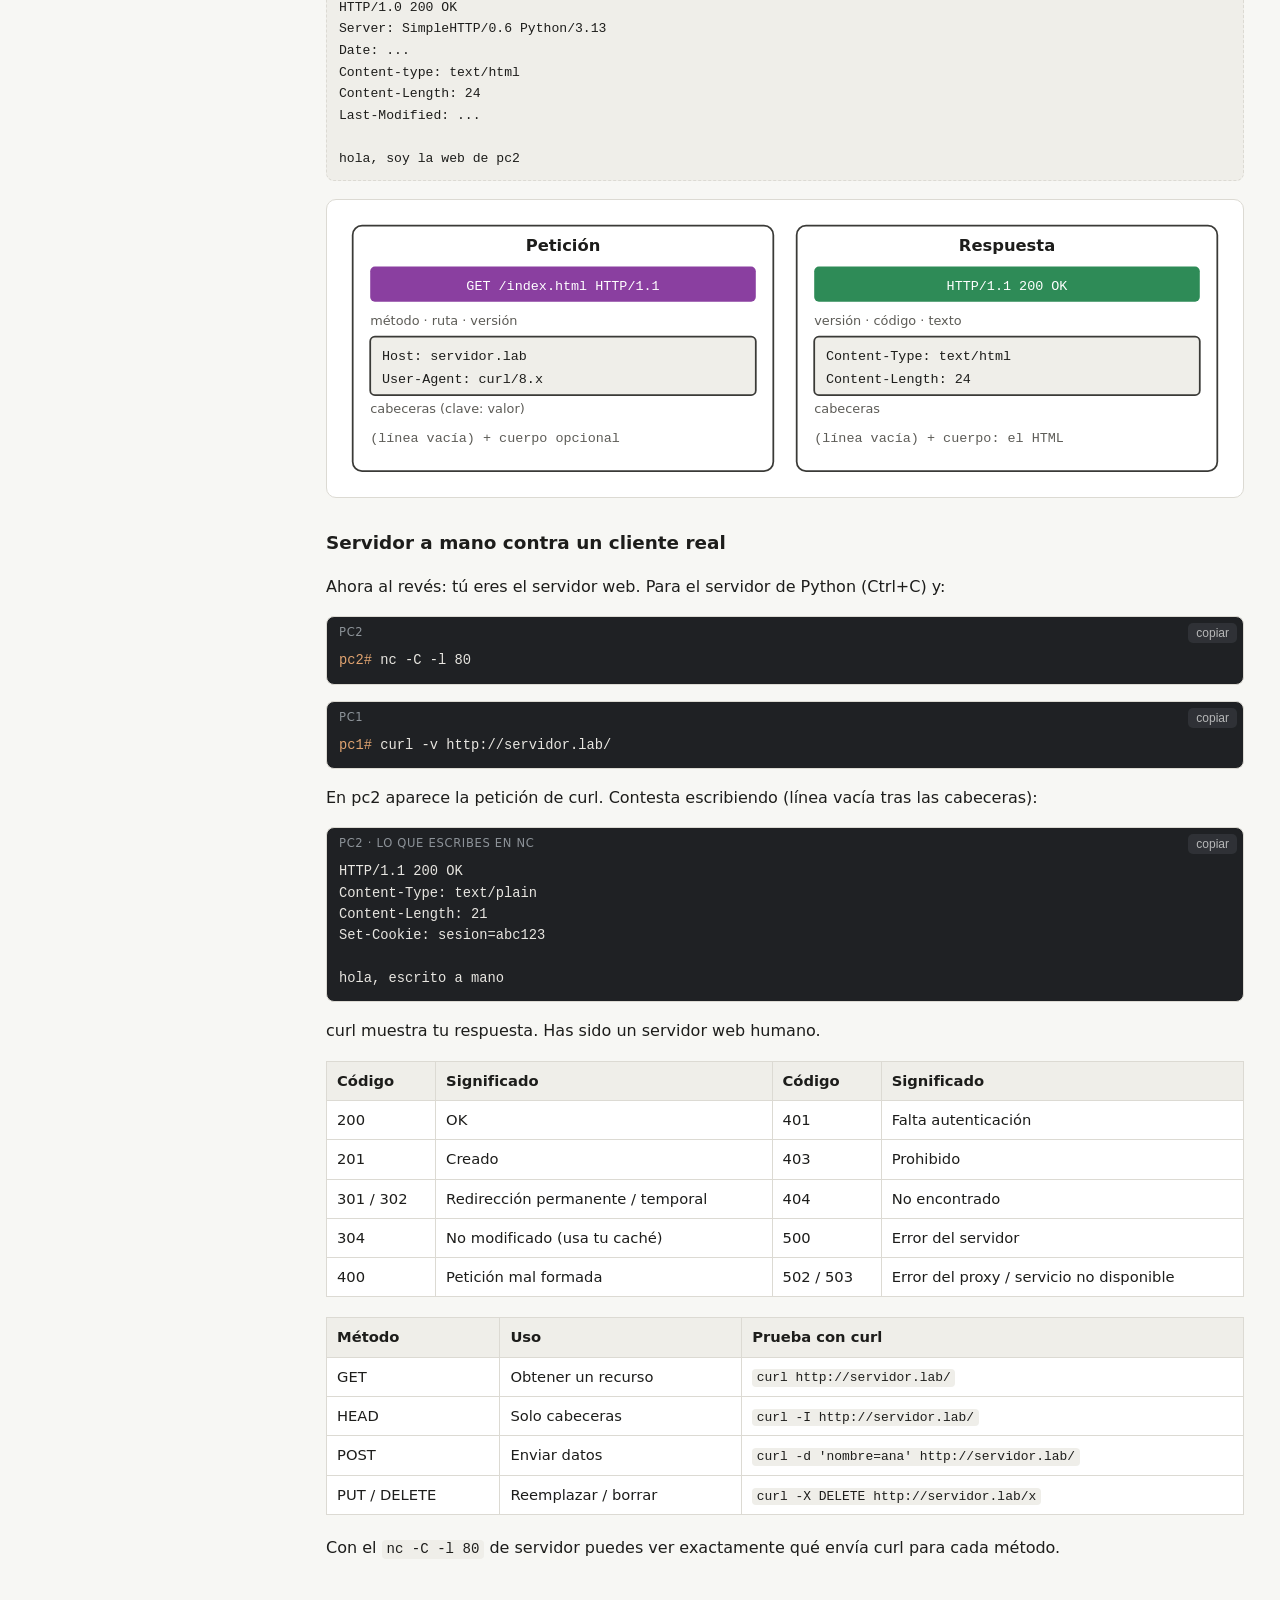
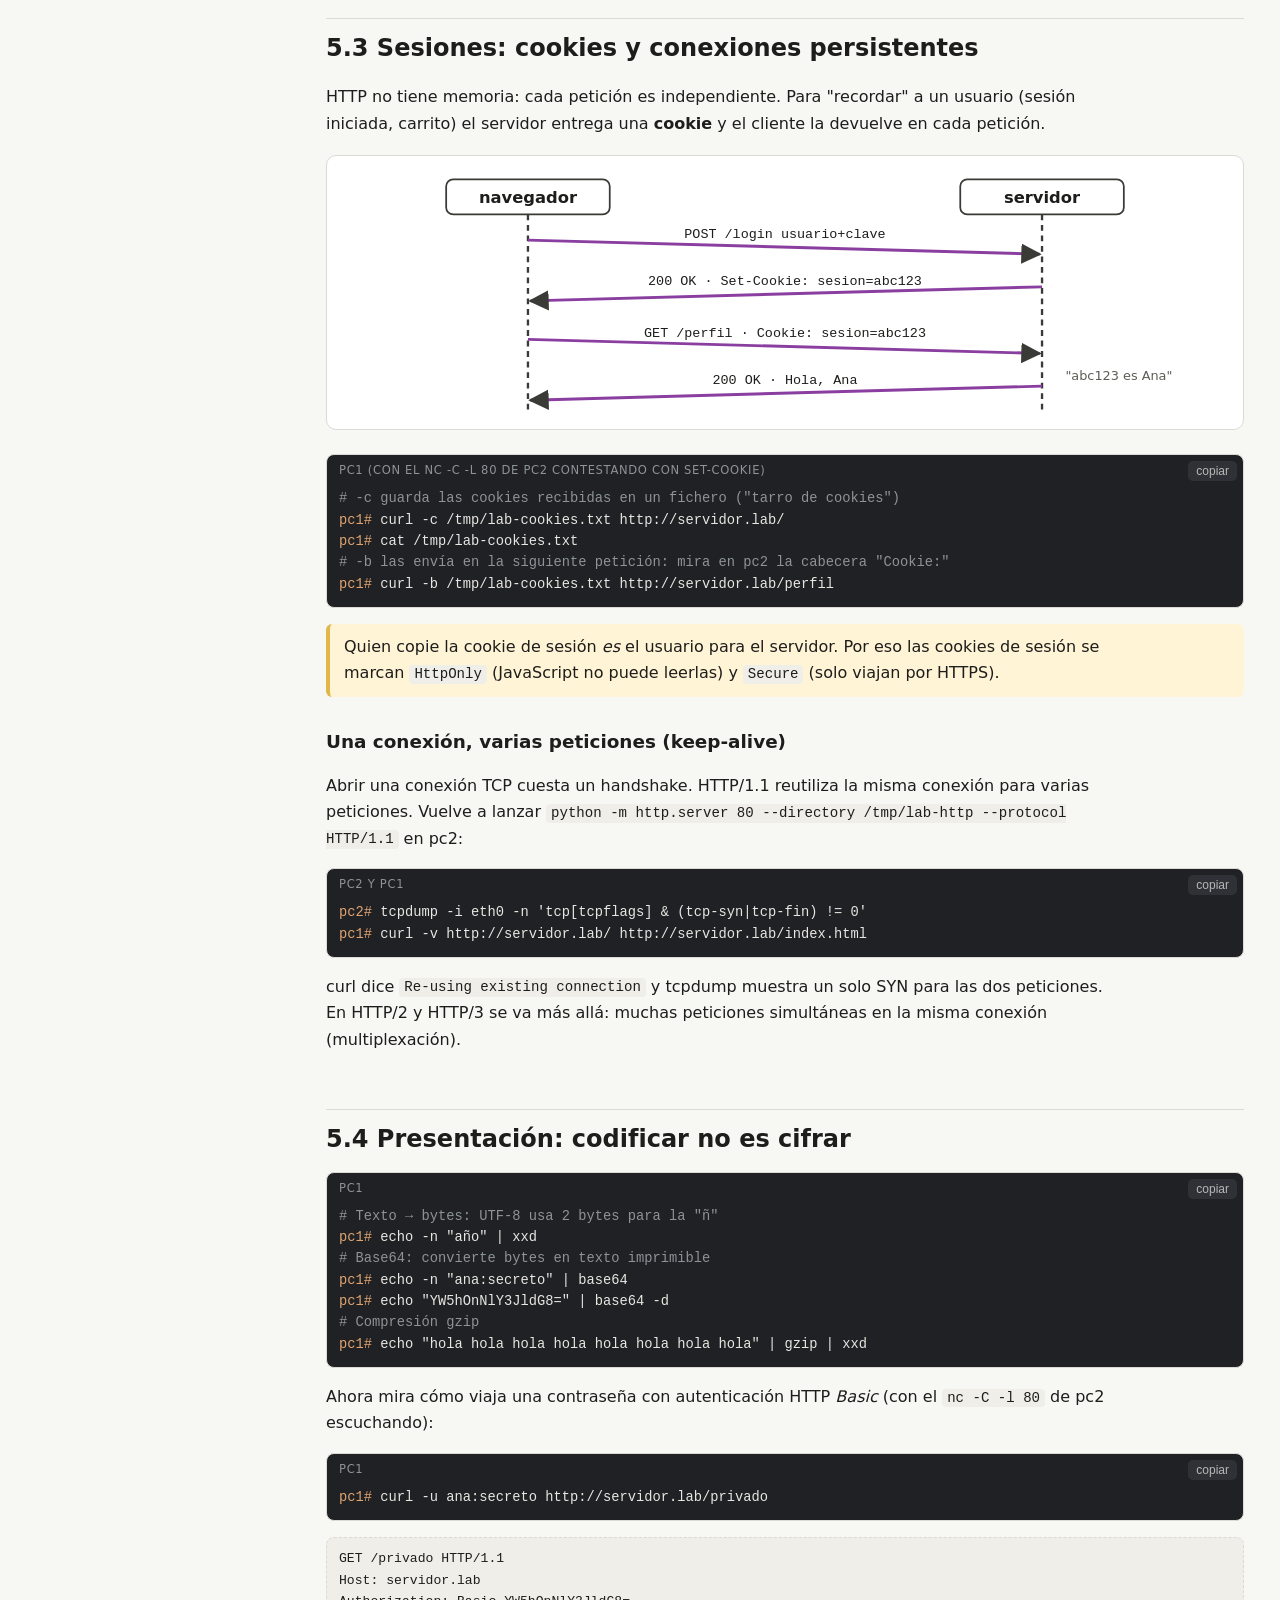
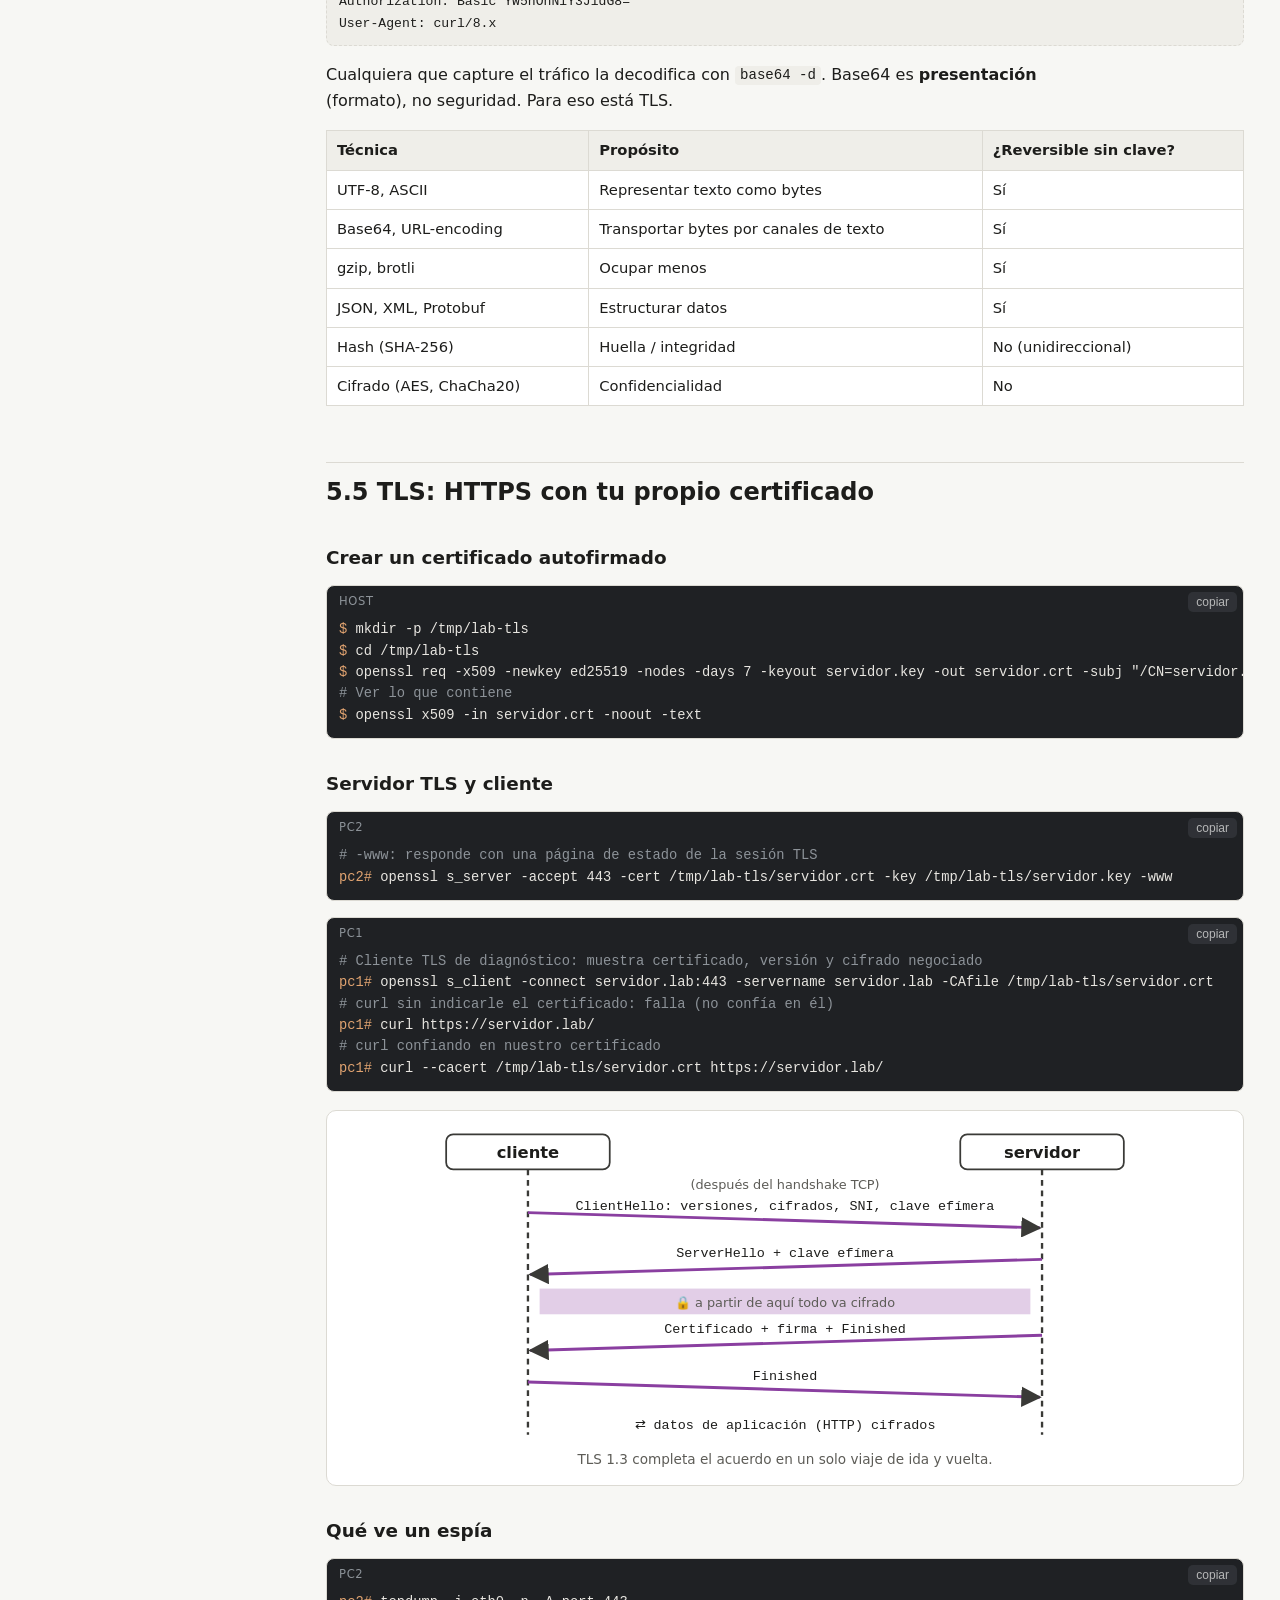
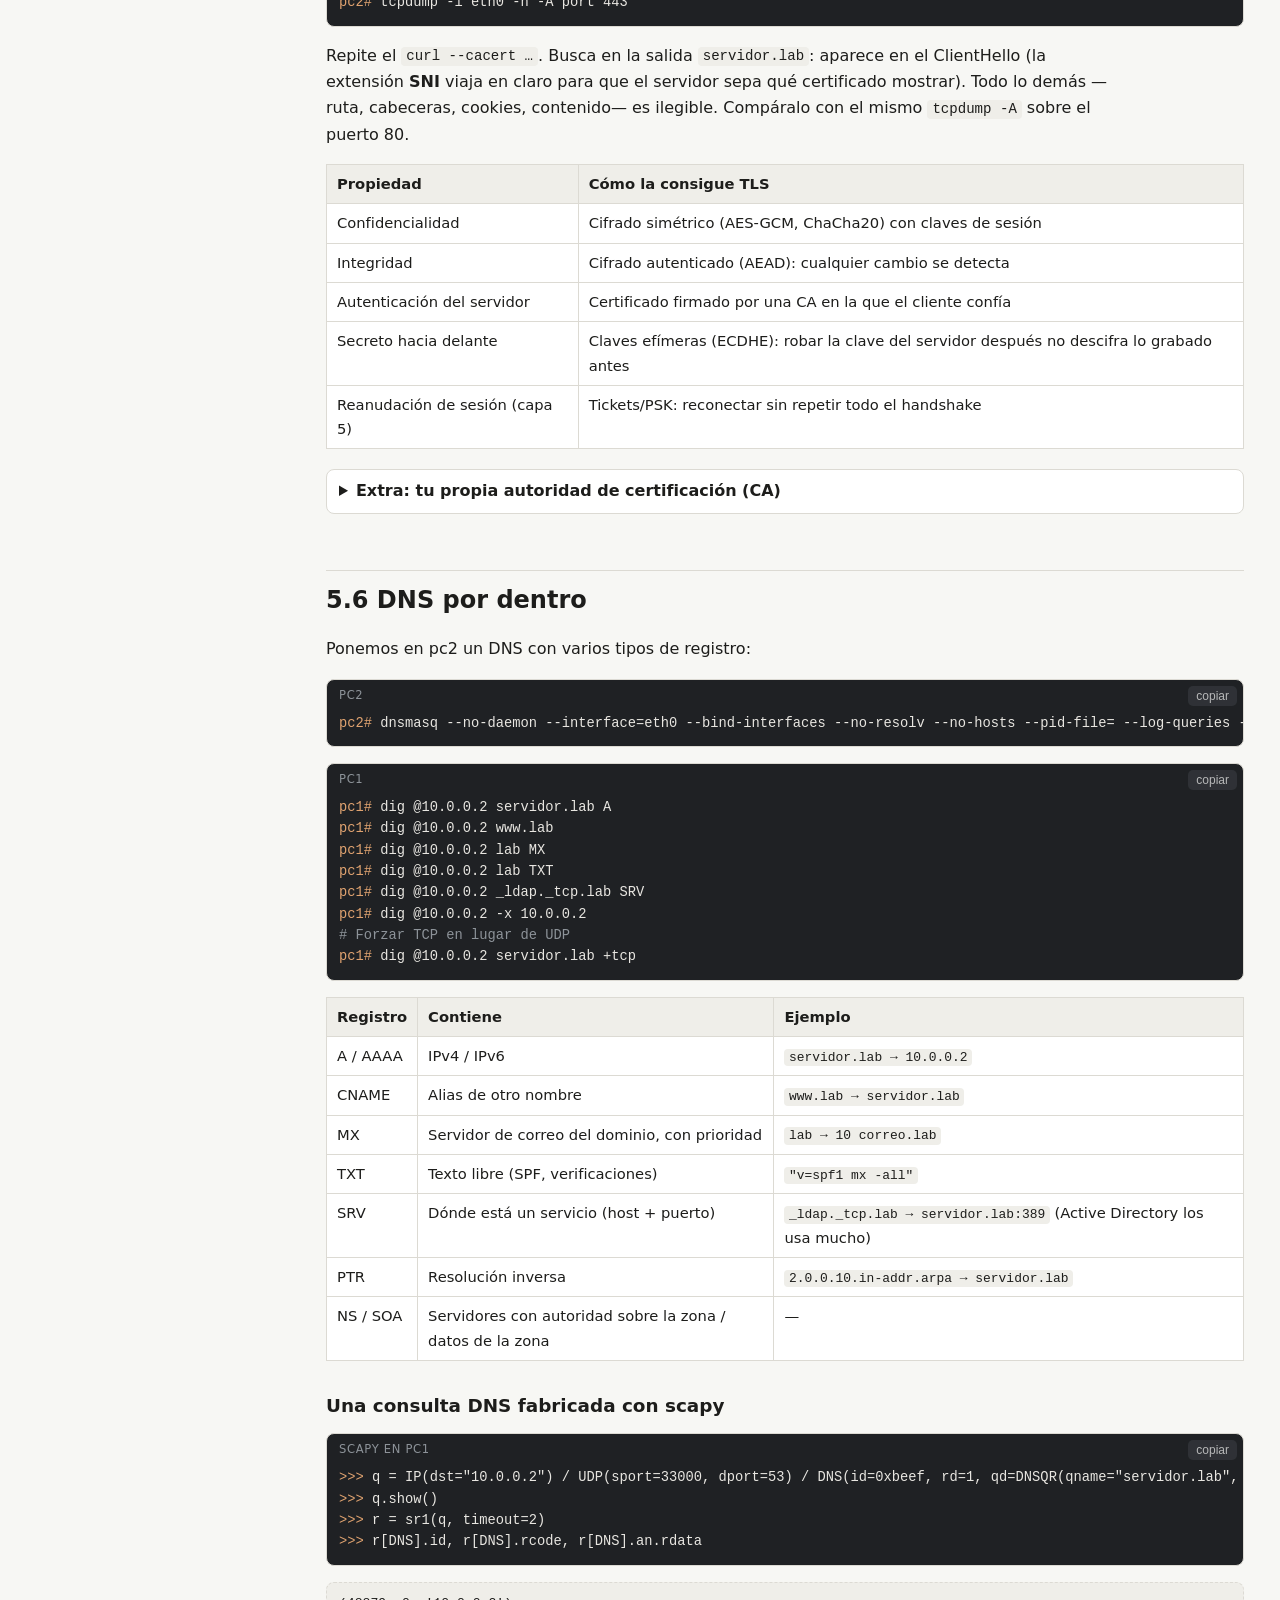
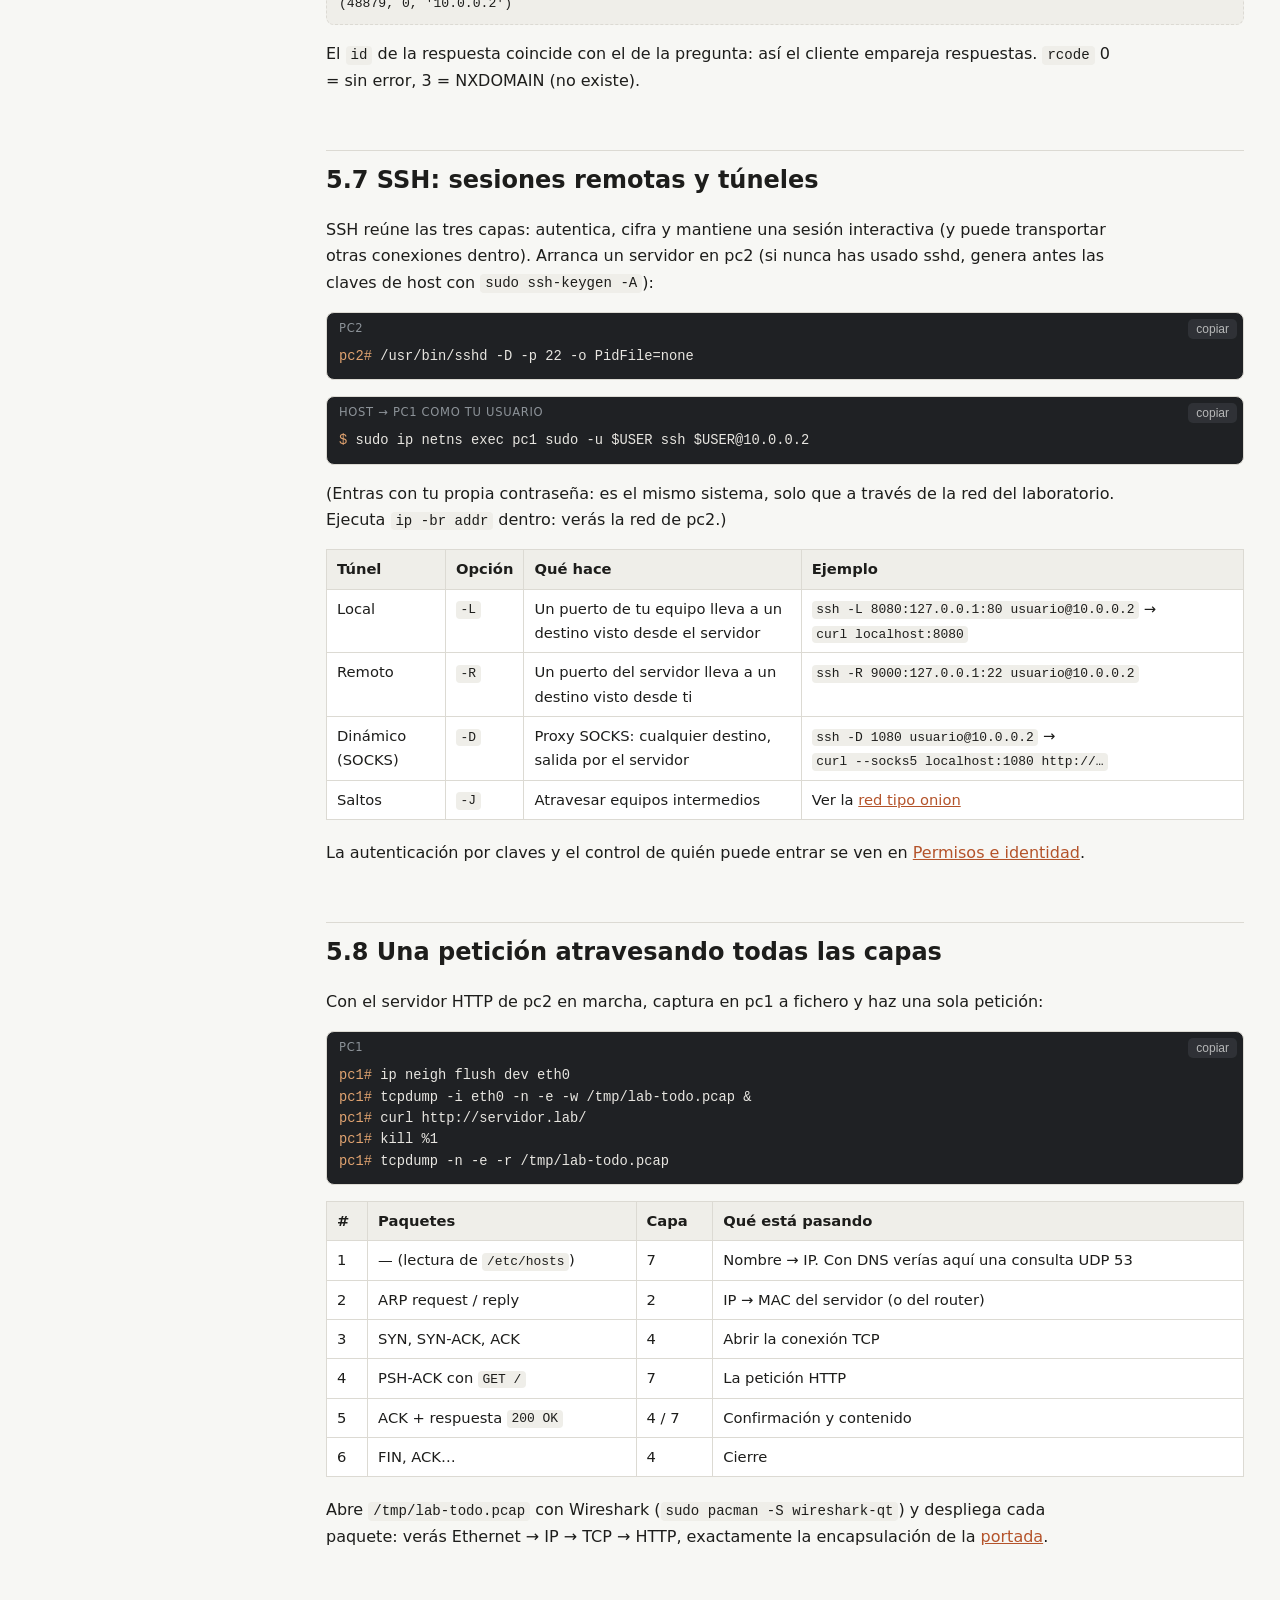
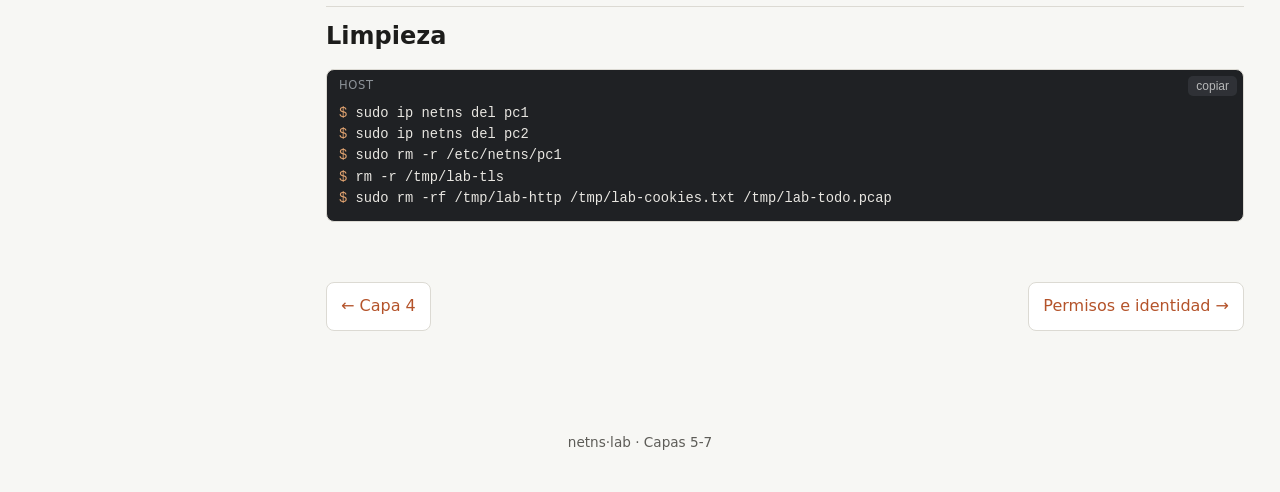
<file: capa5.html>
<!doctype html>
<html lang="es">
<head>
<meta charset="utf-8">
<meta name="viewport" content="width=device-width, initial-scale=1">
<title>Capas 5-7 · Aplicación</title>
<meta name="description" content="Sesión, presentación y aplicación con ip netns: HTTP a mano, cookies, codificación, TLS, DNS por dentro y SSH.">
<link rel="stylesheet" href="assets/style.css">
<script src="assets/app.js"></script>
</head>
<body>
<header class="topbar"><div class="topbar-inner">
  <a class="brand" href="index.html">netns<span>·</span>lab</a>
  <nav class="topnav">
    <a href="index.html">Inicio</a>
    <a href="capa2.html">Capa 2</a>
    <a href="capa3.html">Capa 3</a>
    <a href="capa4.html">Capa 4</a>
    <a href="capa5.html" class="active">Capas 5-7</a>
    <a href="permisos.html">Permisos</a>
    <a href="limpieza.html">Chuleta</a>
  </nav>
  <button id="theme-toggle" aria-label="Cambiar tema">◐</button>
</div></header>

<div class="layout">
<aside class="toc"><h4>Capas 5-7</h4><ol></ol></aside>
<main>
<span class="layer-tag tag-l5">Capas 5, 6 y 7</span>
<h1>Sesión, presentación y aplicación</h1>
<p class="lead">En el modelo TCP/IP estas tres capas OSI se funden en una sola: la <strong>capa de aplicación</strong>. Aquí los programas se ponen de acuerdo en <em>qué</em> se dicen (HTTP, DNS, SSH), <em>cómo</em> se codifica (texto, JSON, compresión, cifrado) y <em>cuánto dura</em> la conversación (sesiones).</p>

<div class="table-wrap"><table>
<tr><th>Capa OSI</th><th>Responsabilidad</th><th>Ejemplos que veremos</th></tr>
<tr><td>7 Aplicación</td><td>El "idioma" del servicio</td><td>HTTP, DNS, SSH</td></tr>
<tr><td>6 Presentación</td><td>Formato, codificación, compresión, cifrado</td><td>UTF-8, Base64, gzip, JSON, TLS</td></tr>
<tr><td>5 Sesión</td><td>Abrir, mantener y retomar conversaciones</td><td>Cookies, keep-alive, reanudación TLS, sesiones SSH</td></tr>
</table></div>

<h2 id="lab">5.1 Laboratorio base</h2>
<p>Un cliente (<code>pc1</code>) y un servidor (<code>pc2</code>). Además le damos a pc1 un fichero <code>hosts</code> propio para poder usar el nombre <code>servidor.lab</code>.</p>
<div class="cmd"><span class="label">host</span><pre><span class="p">$ </span>sudo ip netns add pc1
<span class="p">$ </span>sudo ip netns add pc2
<span class="p">$ </span>sudo ip link add eth0 netns pc1 type veth peer name eth0 netns pc2
<span class="p">$ </span>sudo mkdir -p /etc/netns/pc1
<span class="p">$ </span>echo "10.0.0.2 servidor.lab" | sudo tee /etc/netns/pc1/hosts</pre></div>
<div class="cmd"><span class="label">pc1 / pc2</span><pre><span class="p">pc1# </span>ip link set lo up
<span class="p">pc1# </span>ip link set eth0 up
<span class="p">pc1# </span>ip addr add 10.0.0.1/24 dev eth0
<span class="p">pc2# </span>ip link set lo up
<span class="p">pc2# </span>ip link set eth0 up
<span class="p">pc2# </span>ip addr add 10.0.0.2/24 dev eth0</pre></div>
<div class="note"><p><code>ip netns exec</code> monta cada fichero de <code>/etc/netns/pc1/</code> encima del de <code>/etc</code> solo para ese namespace. Así pc1 tiene su propio <code>/etc/hosts</code> sin tocar el tuyo. Entra en pc1 <em>después</em> de crear el fichero: <code>sudo ip netns exec pc1 bash</code> y prueba <code>getent hosts servidor.lab</code>.</p></div>

<!-- ============================================================ -->
<h2 id="http">5.2 HTTP escrito a mano</h2>
<h3>Cliente a mano contra un servidor real</h3>
<div class="cmd"><span class="label">pc2</span><pre><span class="p">pc2# </span>mkdir -p /tmp/lab-http
<span class="p">pc2# </span>echo "hola, soy la web de pc2" &gt; /tmp/lab-http/index.html
<span class="p">pc2# </span>python -m http.server 80 --directory /tmp/lab-http</pre></div>
<p>Con <code>nc -C</code> cada Intro envía <code>\r\n</code>, como exige HTTP. Escribe las dos líneas y después una línea vacía (pulsa Intro dos veces):</p>
<div class="cmd"><span class="label">pc1</span><pre><span class="p">pc1# </span>nc -C servidor.lab 80
GET /index.html HTTP/1.1
Host: servidor.lab
</pre></div>
<pre class="out">HTTP/1.0 200 OK
Server: SimpleHTTP/0.6 Python/3.13
Date: ...
Content-type: text/html
Content-Length: 24
Last-Modified: ...

hola, soy la web de pc2</pre>
<figure class="diagram">
<svg viewBox="0 0 760 230" role="img" aria-label="Estructura de una petición y una respuesta HTTP">
  <rect x="10" y="10" width="360" height="210" class="box" rx="8"/><text x="190" y="32" text-anchor="middle" class="title">Petición</text>
  <rect x="25" y="45" width="330" height="30" class="f-l5" rx="4"/><text x="190" y="65" text-anchor="middle" class="white mono">GET /index.html HTTP/1.1</text>
  <text x="25" y="95" class="small">método · ruta · versión</text>
  <rect x="25" y="105" width="330" height="50" class="box2" rx="4"/><text x="35" y="125" class="mono">Host: servidor.lab</text><text x="35" y="145" class="mono">User-Agent: curl/8.x</text>
  <text x="25" y="170" class="small">cabeceras (clave: valor)</text>
  <text x="25" y="195" class="mono small">(línea vacía) + cuerpo opcional</text>
  <rect x="390" y="10" width="360" height="210" class="box" rx="8"/><text x="570" y="32" text-anchor="middle" class="title">Respuesta</text>
  <rect x="405" y="45" width="330" height="30" class="f-l3" rx="4"/><text x="570" y="65" text-anchor="middle" class="white mono">HTTP/1.1 200 OK</text>
  <text x="405" y="95" class="small">versión · código · texto</text>
  <rect x="405" y="105" width="330" height="50" class="box2" rx="4"/><text x="415" y="125" class="mono">Content-Type: text/html</text><text x="415" y="145" class="mono">Content-Length: 24</text>
  <text x="405" y="170" class="small">cabeceras</text>
  <text x="405" y="195" class="mono small">(línea vacía) + cuerpo: el HTML</text>
</svg>
</figure>
<h3>Servidor a mano contra un cliente real</h3>
<p>Ahora al revés: tú eres el servidor web. Para el servidor de Python (Ctrl+C) y:</p>
<div class="cmd"><span class="label">pc2</span><pre><span class="p">pc2# </span>nc -C -l 80</pre></div>
<div class="cmd"><span class="label">pc1</span><pre><span class="p">pc1# </span>curl -v http://servidor.lab/</pre></div>
<p>En pc2 aparece la petición de curl. Contesta escribiendo (línea vacía tras las cabeceras):</p>
<div class="cmd"><span class="label">pc2 · lo que escribes en nc</span><pre>HTTP/1.1 200 OK
Content-Type: text/plain
Content-Length: 21
Set-Cookie: sesion=abc123

hola, escrito a mano
</pre></div>
<p>curl muestra tu respuesta. Has sido un servidor web humano.</p>
<div class="table-wrap"><table>
<tr><th>Código</th><th>Significado</th><th>Código</th><th>Significado</th></tr>
<tr><td>200</td><td>OK</td><td>401</td><td>Falta autenticación</td></tr>
<tr><td>201</td><td>Creado</td><td>403</td><td>Prohibido</td></tr>
<tr><td>301 / 302</td><td>Redirección permanente / temporal</td><td>404</td><td>No encontrado</td></tr>
<tr><td>304</td><td>No modificado (usa tu caché)</td><td>500</td><td>Error del servidor</td></tr>
<tr><td>400</td><td>Petición mal formada</td><td>502 / 503</td><td>Error del proxy / servicio no disponible</td></tr>
</table></div>
<div class="table-wrap"><table>
<tr><th>Método</th><th>Uso</th><th>Prueba con curl</th></tr>
<tr><td>GET</td><td>Obtener un recurso</td><td><code>curl http://servidor.lab/</code></td></tr>
<tr><td>HEAD</td><td>Solo cabeceras</td><td><code>curl -I http://servidor.lab/</code></td></tr>
<tr><td>POST</td><td>Enviar datos</td><td><code>curl -d 'nombre=ana' http://servidor.lab/</code></td></tr>
<tr><td>PUT / DELETE</td><td>Reemplazar / borrar</td><td><code>curl -X DELETE http://servidor.lab/x</code></td></tr>
</table></div>
<p>Con el <code>nc -C -l 80</code> de servidor puedes ver exactamente qué envía curl para cada método.</p>

<!-- ============================================================ -->
<h2 id="sesion">5.3 Sesiones: cookies y conexiones persistentes</h2>
<p>HTTP no tiene memoria: cada petición es independiente. Para "recordar" a un usuario (sesión iniciada, carrito) el servidor entrega una <strong>cookie</strong> y el cliente la devuelve en cada petición.</p>
<figure class="diagram">
<svg viewBox="0 0 760 210" role="img" aria-label="Flujo de una cookie de sesión">
  <defs><marker id="ah7" viewBox="0 0 10 10" refX="9" refY="5" markerWidth="7" markerHeight="7" orient="auto-start-reverse"><path d="M0,0 L10,5 L0,10 z" class="arrow-head"/></marker></defs>
  <rect x="90" y="8" width="140" height="30" class="box" rx="6"/><text x="160" y="28" text-anchor="middle" class="title">navegador</text>
  <rect x="530" y="8" width="140" height="30" class="box" rx="6"/><text x="600" y="28" text-anchor="middle" class="title">servidor</text>
  <line x1="160" y1="38" x2="160" y2="205" class="wire dash"/><line x1="600" y1="38" x2="600" y2="205" class="wire dash"/>
  <line x1="160" y1="60" x2="598" y2="72" class="wire-l5" marker-end="url(#ah7)"/><text x="380" y="58" text-anchor="middle" class="mono">POST /login usuario+clave</text>
  <line x1="600" y1="100" x2="162" y2="112" class="wire-l5" marker-end="url(#ah7)"/><text x="380" y="98" text-anchor="middle" class="mono">200 OK · Set-Cookie: sesion=abc123</text>
  <line x1="160" y1="145" x2="598" y2="157" class="wire-l5" marker-end="url(#ah7)"/><text x="380" y="143" text-anchor="middle" class="mono">GET /perfil · Cookie: sesion=abc123</text>
  <text x="620" y="180" class="small">"abc123 es Ana"</text>
  <line x1="600" y1="185" x2="162" y2="197" class="wire-l5" marker-end="url(#ah7)"/><text x="380" y="183" text-anchor="middle" class="mono">200 OK · Hola, Ana</text>
</svg>
</figure>
<div class="cmd"><span class="label">pc1 (con el nc -C -l 80 de pc2 contestando con Set-Cookie)</span><pre><span class="c"># -c guarda las cookies recibidas en un fichero ("tarro de cookies")</span>
<span class="p">pc1# </span>curl -c /tmp/lab-cookies.txt http://servidor.lab/
<span class="p">pc1# </span>cat /tmp/lab-cookies.txt
<span class="c"># -b las envía en la siguiente petición: mira en pc2 la cabecera "Cookie:"</span>
<span class="p">pc1# </span>curl -b /tmp/lab-cookies.txt http://servidor.lab/perfil</pre></div>
<div class="warn"><p>Quien copie la cookie de sesión <em>es</em> el usuario para el servidor. Por eso las cookies de sesión se marcan <code>HttpOnly</code> (JavaScript no puede leerlas) y <code>Secure</code> (solo viajan por HTTPS).</p></div>
<h3>Una conexión, varias peticiones (keep-alive)</h3>
<p>Abrir una conexión TCP cuesta un handshake. HTTP/1.1 reutiliza la misma conexión para varias peticiones. Vuelve a lanzar <code>python -m http.server 80 --directory /tmp/lab-http --protocol HTTP/1.1</code> en pc2:</p>
<div class="cmd"><span class="label">pc2 y pc1</span><pre><span class="p">pc2# </span>tcpdump -i eth0 -n 'tcp[tcpflags] &amp; (tcp-syn|tcp-fin) != 0'
<span class="p">pc1# </span>curl -v http://servidor.lab/ http://servidor.lab/index.html</pre></div>
<p>curl dice <code>Re-using existing connection</code> y tcpdump muestra un solo SYN para las dos peticiones. En HTTP/2 y HTTP/3 se va más allá: muchas peticiones simultáneas en la misma conexión (multiplexación).</p>

<!-- ============================================================ -->
<h2 id="presentacion">5.4 Presentación: codificar no es cifrar</h2>
<div class="cmd"><span class="label">pc1</span><pre><span class="c"># Texto → bytes: UTF-8 usa 2 bytes para la "ñ"</span>
<span class="p">pc1# </span>echo -n "año" | xxd
<span class="c"># Base64: convierte bytes en texto imprimible</span>
<span class="p">pc1# </span>echo -n "ana:secreto" | base64
<span class="p">pc1# </span>echo "YW5hOnNlY3JldG8=" | base64 -d
<span class="c"># Compresión gzip</span>
<span class="p">pc1# </span>echo "hola hola hola hola hola hola hola hola" | gzip | xxd</pre></div>
<p>Ahora mira cómo viaja una contraseña con autenticación HTTP <em>Basic</em> (con el <code>nc -C -l 80</code> de pc2 escuchando):</p>
<div class="cmd"><span class="label">pc1</span><pre><span class="p">pc1# </span>curl -u ana:secreto http://servidor.lab/privado</pre></div>
<pre class="out">GET /privado HTTP/1.1
Host: servidor.lab
Authorization: Basic YW5hOnNlY3JldG8=
User-Agent: curl/8.x</pre>
<p>Cualquiera que capture el tráfico la decodifica con <code>base64 -d</code>. Base64 es <strong>presentación</strong> (formato), no seguridad. Para eso está TLS.</p>
<div class="table-wrap"><table>
<tr><th>Técnica</th><th>Propósito</th><th>¿Reversible sin clave?</th></tr>
<tr><td>UTF-8, ASCII</td><td>Representar texto como bytes</td><td>Sí</td></tr>
<tr><td>Base64, URL-encoding</td><td>Transportar bytes por canales de texto</td><td>Sí</td></tr>
<tr><td>gzip, brotli</td><td>Ocupar menos</td><td>Sí</td></tr>
<tr><td>JSON, XML, Protobuf</td><td>Estructurar datos</td><td>Sí</td></tr>
<tr><td>Hash (SHA-256)</td><td>Huella / integridad</td><td>No (unidireccional)</td></tr>
<tr><td>Cifrado (AES, ChaCha20)</td><td>Confidencialidad</td><td>No</td></tr>
</table></div>

<!-- ============================================================ -->
<h2 id="tls">5.5 TLS: HTTPS con tu propio certificado</h2>
<h3>Crear un certificado autofirmado</h3>
<div class="cmd"><span class="label">host</span><pre><span class="p">$ </span>mkdir -p /tmp/lab-tls
<span class="p">$ </span>cd /tmp/lab-tls
<span class="p">$ </span>openssl req -x509 -newkey ed25519 -nodes -days 7 -keyout servidor.key -out servidor.crt -subj "/CN=servidor.lab" -addext "subjectAltName=DNS:servidor.lab"
<span class="c"># Ver lo que contiene</span>
<span class="p">$ </span>openssl x509 -in servidor.crt -noout -text</pre></div>
<h3>Servidor TLS y cliente</h3>
<div class="cmd"><span class="label">pc2</span><pre><span class="c"># -www: responde con una página de estado de la sesión TLS</span>
<span class="p">pc2# </span>openssl s_server -accept 443 -cert /tmp/lab-tls/servidor.crt -key /tmp/lab-tls/servidor.key -www</pre></div>
<div class="cmd"><span class="label">pc1</span><pre><span class="c"># Cliente TLS de diagnóstico: muestra certificado, versión y cifrado negociado</span>
<span class="p">pc1# </span>openssl s_client -connect servidor.lab:443 -servername servidor.lab -CAfile /tmp/lab-tls/servidor.crt
<span class="c"># curl sin indicarle el certificado: falla (no confía en él)</span>
<span class="p">pc1# </span>curl https://servidor.lab/
<span class="c"># curl confiando en nuestro certificado</span>
<span class="p">pc1# </span>curl --cacert /tmp/lab-tls/servidor.crt https://servidor.lab/</pre></div>
<figure class="diagram">
<svg viewBox="0 0 760 270" role="img" aria-label="Handshake TLS 1.3">
  <defs><marker id="ah8" viewBox="0 0 10 10" refX="9" refY="5" markerWidth="7" markerHeight="7" orient="auto-start-reverse"><path d="M0,0 L10,5 L0,10 z" class="arrow-head"/></marker></defs>
  <rect x="90" y="8" width="140" height="30" class="box" rx="6"/><text x="160" y="28" text-anchor="middle" class="title">cliente</text>
  <rect x="530" y="8" width="140" height="30" class="box" rx="6"/><text x="600" y="28" text-anchor="middle" class="title">servidor</text>
  <line x1="160" y1="38" x2="160" y2="265" class="wire dash"/><line x1="600" y1="38" x2="600" y2="265" class="wire dash"/>
  <text x="380" y="55" text-anchor="middle" class="small">(después del handshake TCP)</text>
  <line x1="160" y1="75" x2="598" y2="88" class="wire-l5" marker-end="url(#ah8)"/><text x="380" y="73" text-anchor="middle" class="mono">ClientHello: versiones, cifrados, SNI, clave efímera</text>
  <line x1="600" y1="115" x2="162" y2="128" class="wire-l5" marker-end="url(#ah8)"/><text x="380" y="113" text-anchor="middle" class="mono">ServerHello + clave efímera</text>
  <rect x="170" y="140" width="420" height="22" class="f-l5" opacity="0.25"/><text x="380" y="156" text-anchor="middle" class="small">🔒 a partir de aquí todo va cifrado</text>
  <line x1="600" y1="180" x2="162" y2="193" class="wire-l5" marker-end="url(#ah8)"/><text x="380" y="178" text-anchor="middle" class="mono">Certificado + firma + Finished</text>
  <line x1="160" y1="220" x2="598" y2="233" class="wire-l5" marker-end="url(#ah8)"/><text x="380" y="218" text-anchor="middle" class="mono">Finished</text>
  <text x="380" y="260" text-anchor="middle" class="mono">⇄ datos de aplicación (HTTP) cifrados</text>
</svg>
<figcaption>TLS 1.3 completa el acuerdo en un solo viaje de ida y vuelta.</figcaption>
</figure>
<h3>Qué ve un espía</h3>
<div class="cmd"><span class="label">pc2</span><pre><span class="p">pc2# </span>tcpdump -i eth0 -n -A port 443</pre></div>
<p>Repite el <code>curl --cacert …</code>. Busca en la salida <code>servidor.lab</code>: aparece en el ClientHello (la extensión <strong>SNI</strong> viaja en claro para que el servidor sepa qué certificado mostrar). Todo lo demás —ruta, cabeceras, cookies, contenido— es ilegible. Compáralo con el mismo <code>tcpdump -A</code> sobre el puerto 80.</p>
<div class="table-wrap"><table>
<tr><th>Propiedad</th><th>Cómo la consigue TLS</th></tr>
<tr><td>Confidencialidad</td><td>Cifrado simétrico (AES-GCM, ChaCha20) con claves de sesión</td></tr>
<tr><td>Integridad</td><td>Cifrado autenticado (AEAD): cualquier cambio se detecta</td></tr>
<tr><td>Autenticación del servidor</td><td>Certificado firmado por una CA en la que el cliente confía</td></tr>
<tr><td>Secreto hacia delante</td><td>Claves efímeras (ECDHE): robar la clave del servidor después no descifra lo grabado antes</td></tr>
<tr><td>Reanudación de sesión (capa 5)</td><td>Tickets/PSK: reconectar sin repetir todo el handshake</td></tr>
</table></div>
<details><summary>Extra: tu propia autoridad de certificación (CA)</summary>
<div class="cmd"><span class="label">host · /tmp/lab-tls</span><pre><span class="c"># La CA</span>
<span class="p">$ </span>openssl req -x509 -newkey ed25519 -nodes -days 30 -keyout ca.key -out ca.crt -subj "/CN=CA del laboratorio"
<span class="c"># Petición de firma (CSR) del servidor</span>
<span class="p">$ </span>openssl req -newkey ed25519 -nodes -keyout web.key -out web.csr -subj "/CN=servidor.lab"
<span class="c"># La CA firma la petición</span>
<span class="p">$ </span>openssl x509 -req -in web.csr -CA ca.crt -CAkey ca.key -CAcreateserial -days 7 -out web.crt -extfile &lt;(echo "subjectAltName=DNS:servidor.lab")
<span class="c"># Verificar la cadena</span>
<span class="p">$ </span>openssl verify -CAfile ca.crt web.crt</pre></div>
<p>Arranca <code>s_server</code> con <code>web.crt</code>/<code>web.key</code> y en el cliente usa <code>--cacert ca.crt</code>: confías en la CA y, por tanto, en todo lo que firme. Así funciona la web real (con CAs como Let's Encrypt preinstaladas en tu sistema).</p>
</details>

<!-- ============================================================ -->
<h2 id="dns">5.6 DNS por dentro</h2>
<p>Ponemos en pc2 un DNS con varios tipos de registro:</p>
<div class="cmd"><span class="label">pc2</span><pre><span class="p">pc2# </span>dnsmasq --no-daemon --interface=eth0 --bind-interfaces --no-resolv --no-hosts --pid-file= --log-queries --host-record=servidor.lab,10.0.0.2 --cname=www.lab,servidor.lab --mx-host=lab,correo.lab,10 --host-record=correo.lab,10.0.0.25 --txt-record=lab,"v=spf1 mx -all" --srv-host=_ldap._tcp.lab,servidor.lab,389</pre></div>
<div class="cmd"><span class="label">pc1</span><pre><span class="p">pc1# </span>dig @10.0.0.2 servidor.lab A
<span class="p">pc1# </span>dig @10.0.0.2 www.lab
<span class="p">pc1# </span>dig @10.0.0.2 lab MX
<span class="p">pc1# </span>dig @10.0.0.2 lab TXT
<span class="p">pc1# </span>dig @10.0.0.2 _ldap._tcp.lab SRV
<span class="p">pc1# </span>dig @10.0.0.2 -x 10.0.0.2
<span class="c"># Forzar TCP en lugar de UDP</span>
<span class="p">pc1# </span>dig @10.0.0.2 servidor.lab +tcp</pre></div>
<div class="table-wrap"><table>
<tr><th>Registro</th><th>Contiene</th><th>Ejemplo</th></tr>
<tr><td>A / AAAA</td><td>IPv4 / IPv6</td><td><code>servidor.lab → 10.0.0.2</code></td></tr>
<tr><td>CNAME</td><td>Alias de otro nombre</td><td><code>www.lab → servidor.lab</code></td></tr>
<tr><td>MX</td><td>Servidor de correo del dominio, con prioridad</td><td><code>lab → 10 correo.lab</code></td></tr>
<tr><td>TXT</td><td>Texto libre (SPF, verificaciones)</td><td><code>"v=spf1 mx -all"</code></td></tr>
<tr><td>SRV</td><td>Dónde está un servicio (host + puerto)</td><td><code>_ldap._tcp.lab → servidor.lab:389</code> (Active Directory los usa mucho)</td></tr>
<tr><td>PTR</td><td>Resolución inversa</td><td><code>2.0.0.10.in-addr.arpa → servidor.lab</code></td></tr>
<tr><td>NS / SOA</td><td>Servidores con autoridad sobre la zona / datos de la zona</td><td>—</td></tr>
</table></div>
<h3>Una consulta DNS fabricada con scapy</h3>
<div class="cmd"><span class="label">scapy en pc1</span><pre><span class="p">&gt;&gt;&gt; </span>q = IP(dst="10.0.0.2") / UDP(sport=33000, dport=53) / DNS(id=0xbeef, rd=1, qd=DNSQR(qname="servidor.lab", qtype="A"))
<span class="p">&gt;&gt;&gt; </span>q.show()
<span class="p">&gt;&gt;&gt; </span>r = sr1(q, timeout=2)
<span class="p">&gt;&gt;&gt; </span>r[DNS].id, r[DNS].rcode, r[DNS].an.rdata</pre></div>
<pre class="out">(48879, 0, '10.0.0.2')</pre>
<p>El <code>id</code> de la respuesta coincide con el de la pregunta: así el cliente empareja respuestas. <code>rcode</code> 0 = sin error, 3 = NXDOMAIN (no existe).</p>

<!-- ============================================================ -->
<h2 id="ssh">5.7 SSH: sesiones remotas y túneles</h2>
<p>SSH reúne las tres capas: autentica, cifra y mantiene una sesión interactiva (y puede transportar otras conexiones dentro). Arranca un servidor en pc2 (si nunca has usado sshd, genera antes las claves de host con <code>sudo ssh-keygen -A</code>):</p>
<div class="cmd"><span class="label">pc2</span><pre><span class="p">pc2# </span>/usr/bin/sshd -D -p 22 -o PidFile=none</pre></div>
<div class="cmd"><span class="label">host → pc1 como tu usuario</span><pre><span class="p">$ </span>sudo ip netns exec pc1 sudo -u $USER ssh $USER@10.0.0.2</pre></div>
<p>(Entras con tu propia contraseña: es el mismo sistema, solo que a través de la red del laboratorio. Ejecuta <code>ip -br addr</code> dentro: verás la red de pc2.)</p>
<div class="table-wrap"><table>
<tr><th>Túnel</th><th>Opción</th><th>Qué hace</th><th>Ejemplo</th></tr>
<tr><td>Local</td><td><code>-L</code></td><td>Un puerto de tu equipo lleva a un destino visto desde el servidor</td><td><code>ssh -L 8080:127.0.0.1:80 usuario@10.0.0.2</code> → <code>curl localhost:8080</code></td></tr>
<tr><td>Remoto</td><td><code>-R</code></td><td>Un puerto del servidor lleva a un destino visto desde ti</td><td><code>ssh -R 9000:127.0.0.1:22 usuario@10.0.0.2</code></td></tr>
<tr><td>Dinámico (SOCKS)</td><td><code>-D</code></td><td>Proxy SOCKS: cualquier destino, salida por el servidor</td><td><code>ssh -D 1080 usuario@10.0.0.2</code> → <code>curl --socks5 localhost:1080 http://…</code></td></tr>
<tr><td>Saltos</td><td><code>-J</code></td><td>Atravesar equipos intermedios</td><td>Ver la <a href="capa3.html#onion">red tipo onion</a></td></tr>
</table></div>
<p>La autenticación por claves y el control de quién puede entrar se ven en <a href="permisos.html">Permisos e identidad</a>.</p>

<!-- ============================================================ -->
<h2 id="todo">5.8 Una petición atravesando todas las capas</h2>
<p>Con el servidor HTTP de pc2 en marcha, captura en pc1 a fichero y haz una sola petición:</p>
<div class="cmd"><span class="label">pc1</span><pre><span class="p">pc1# </span>ip neigh flush dev eth0
<span class="p">pc1# </span>tcpdump -i eth0 -n -e -w /tmp/lab-todo.pcap &amp;
<span class="p">pc1# </span>curl http://servidor.lab/
<span class="p">pc1# </span>kill %1
<span class="p">pc1# </span>tcpdump -n -e -r /tmp/lab-todo.pcap</pre></div>
<div class="table-wrap"><table>
<tr><th>#</th><th>Paquetes</th><th>Capa</th><th>Qué está pasando</th></tr>
<tr><td>1</td><td>— (lectura de <code>/etc/hosts</code>)</td><td>7</td><td>Nombre → IP. Con DNS verías aquí una consulta UDP 53</td></tr>
<tr><td>2</td><td>ARP request / reply</td><td>2</td><td>IP → MAC del servidor (o del router)</td></tr>
<tr><td>3</td><td>SYN, SYN-ACK, ACK</td><td>4</td><td>Abrir la conexión TCP</td></tr>
<tr><td>4</td><td>PSH-ACK con <code>GET /</code></td><td>7</td><td>La petición HTTP</td></tr>
<tr><td>5</td><td>ACK + respuesta <code>200 OK</code></td><td>4 / 7</td><td>Confirmación y contenido</td></tr>
<tr><td>6</td><td>FIN, ACK…</td><td>4</td><td>Cierre</td></tr>
</table></div>
<p>Abre <code>/tmp/lab-todo.pcap</code> con Wireshark (<code>sudo pacman -S wireshark-qt</code>) y despliega cada paquete: verás Ethernet → IP → TCP → HTTP, exactamente la encapsulación de la <a href="index.html#modelo">portada</a>.</p>

<h2 id="limpieza">Limpieza</h2>
<div class="cmd"><span class="label">host</span><pre><span class="p">$ </span>sudo ip netns del pc1
<span class="p">$ </span>sudo ip netns del pc2
<span class="p">$ </span>sudo rm -r /etc/netns/pc1
<span class="p">$ </span>rm -r /tmp/lab-tls
<span class="p">$ </span>sudo rm -rf /tmp/lab-http /tmp/lab-cookies.txt /tmp/lab-todo.pcap</pre></div>

<div class="pager"><a href="capa4.html">← Capa 4</a><a href="permisos.html">Permisos e identidad →</a></div>
</main>
</div>
<footer>netns·lab · Capas 5-7</footer>
</body>
</html>
</file>
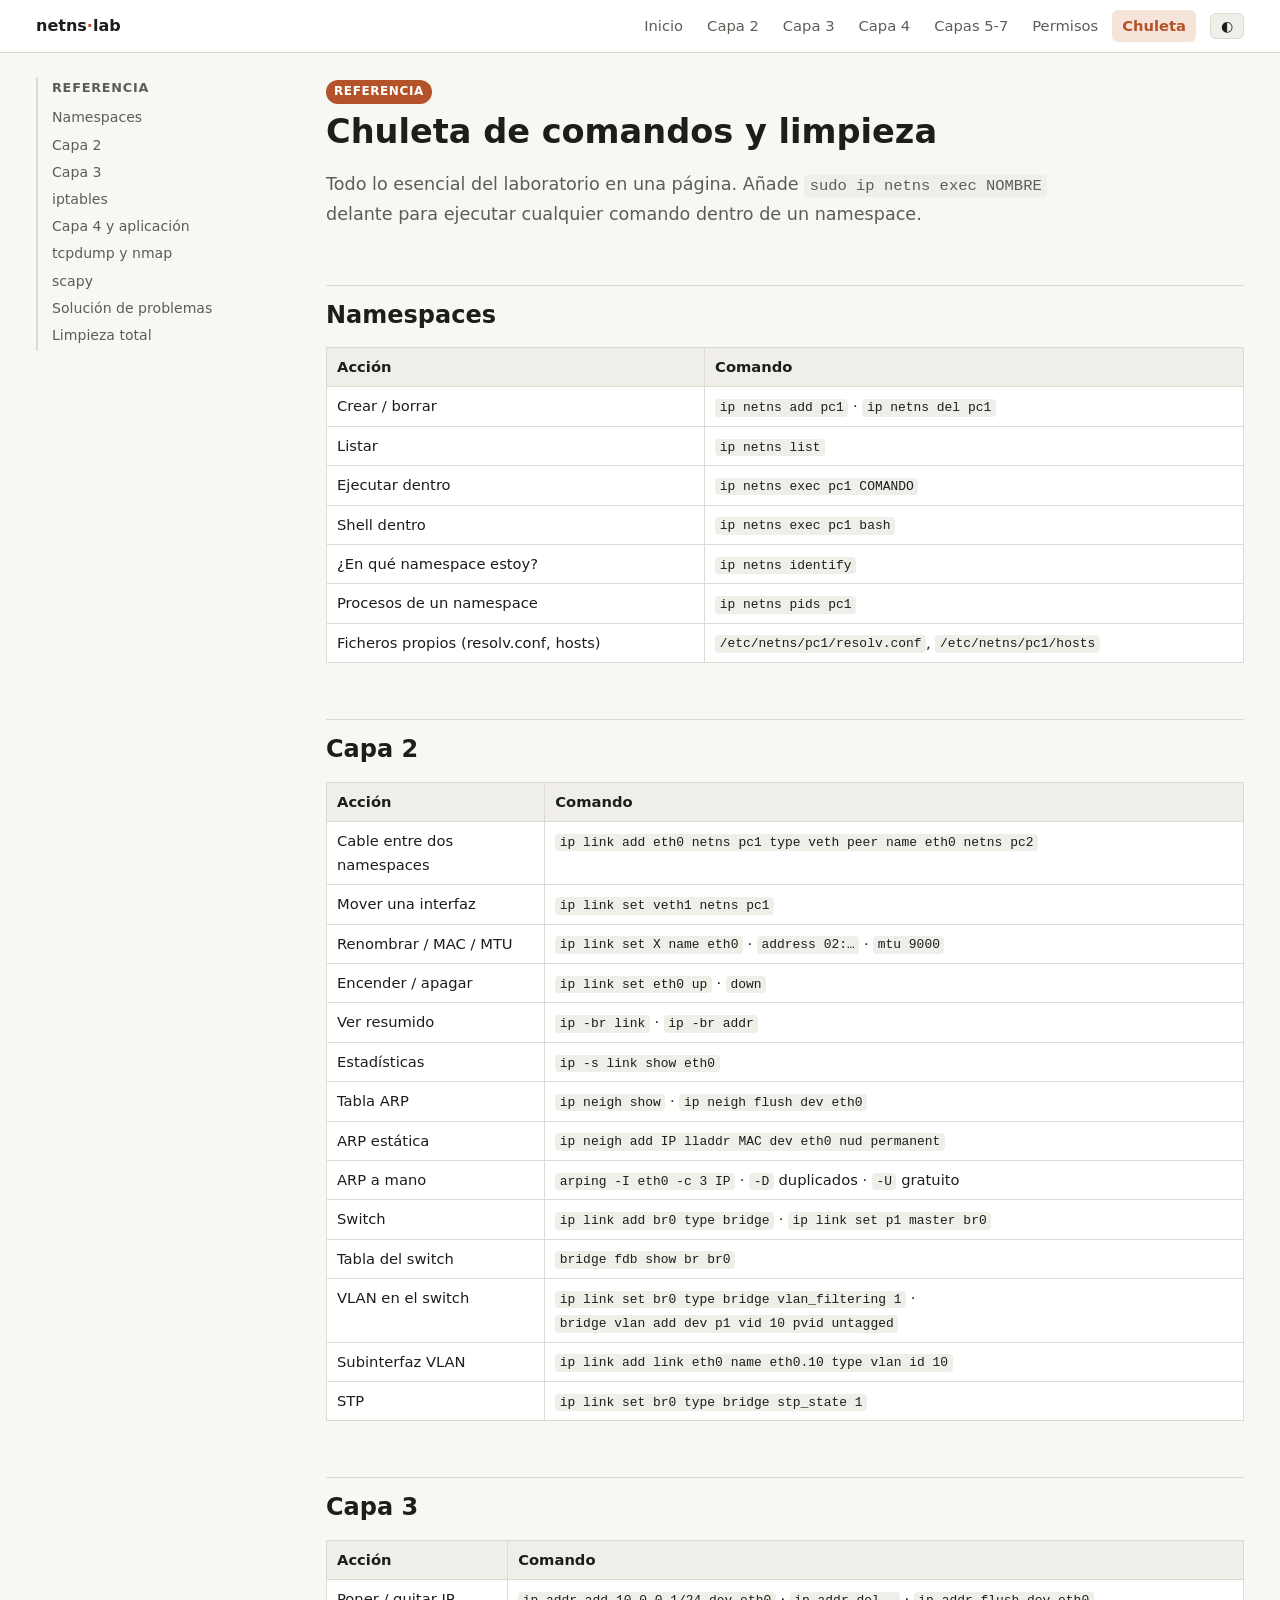
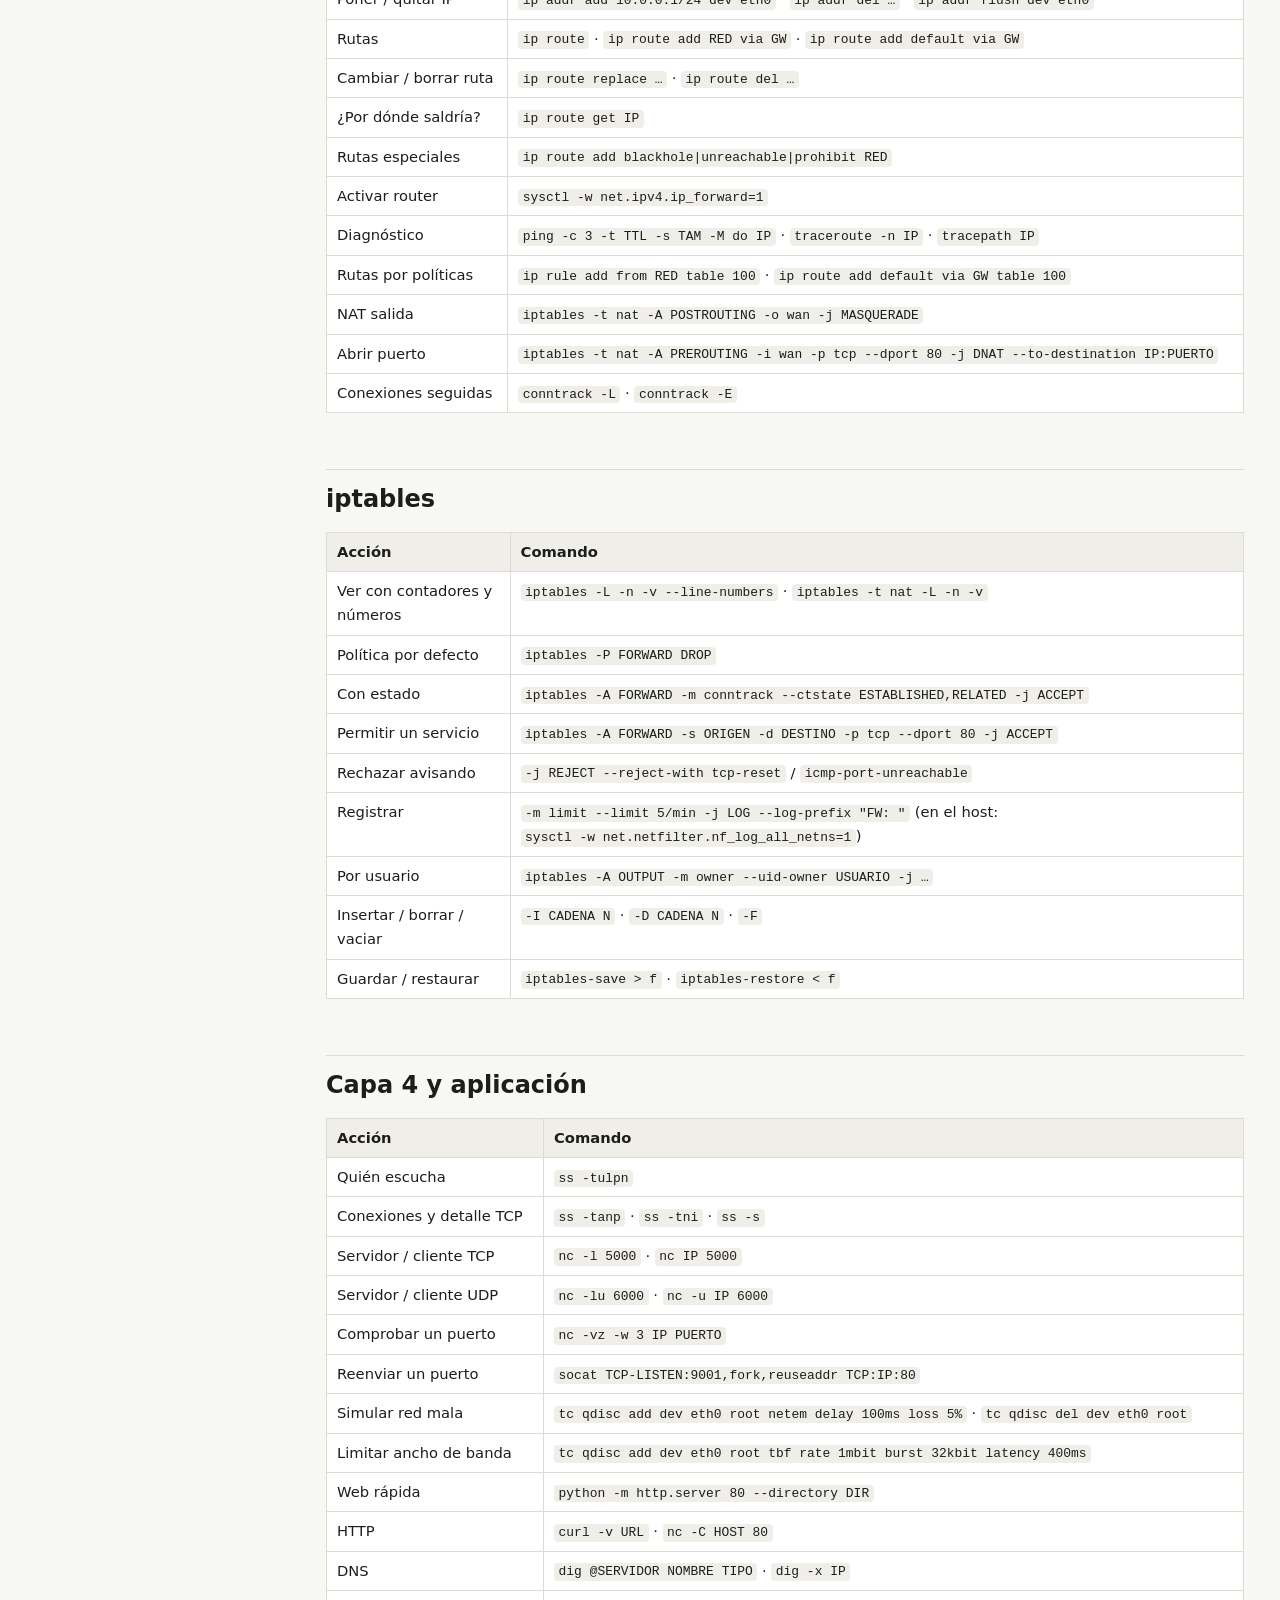
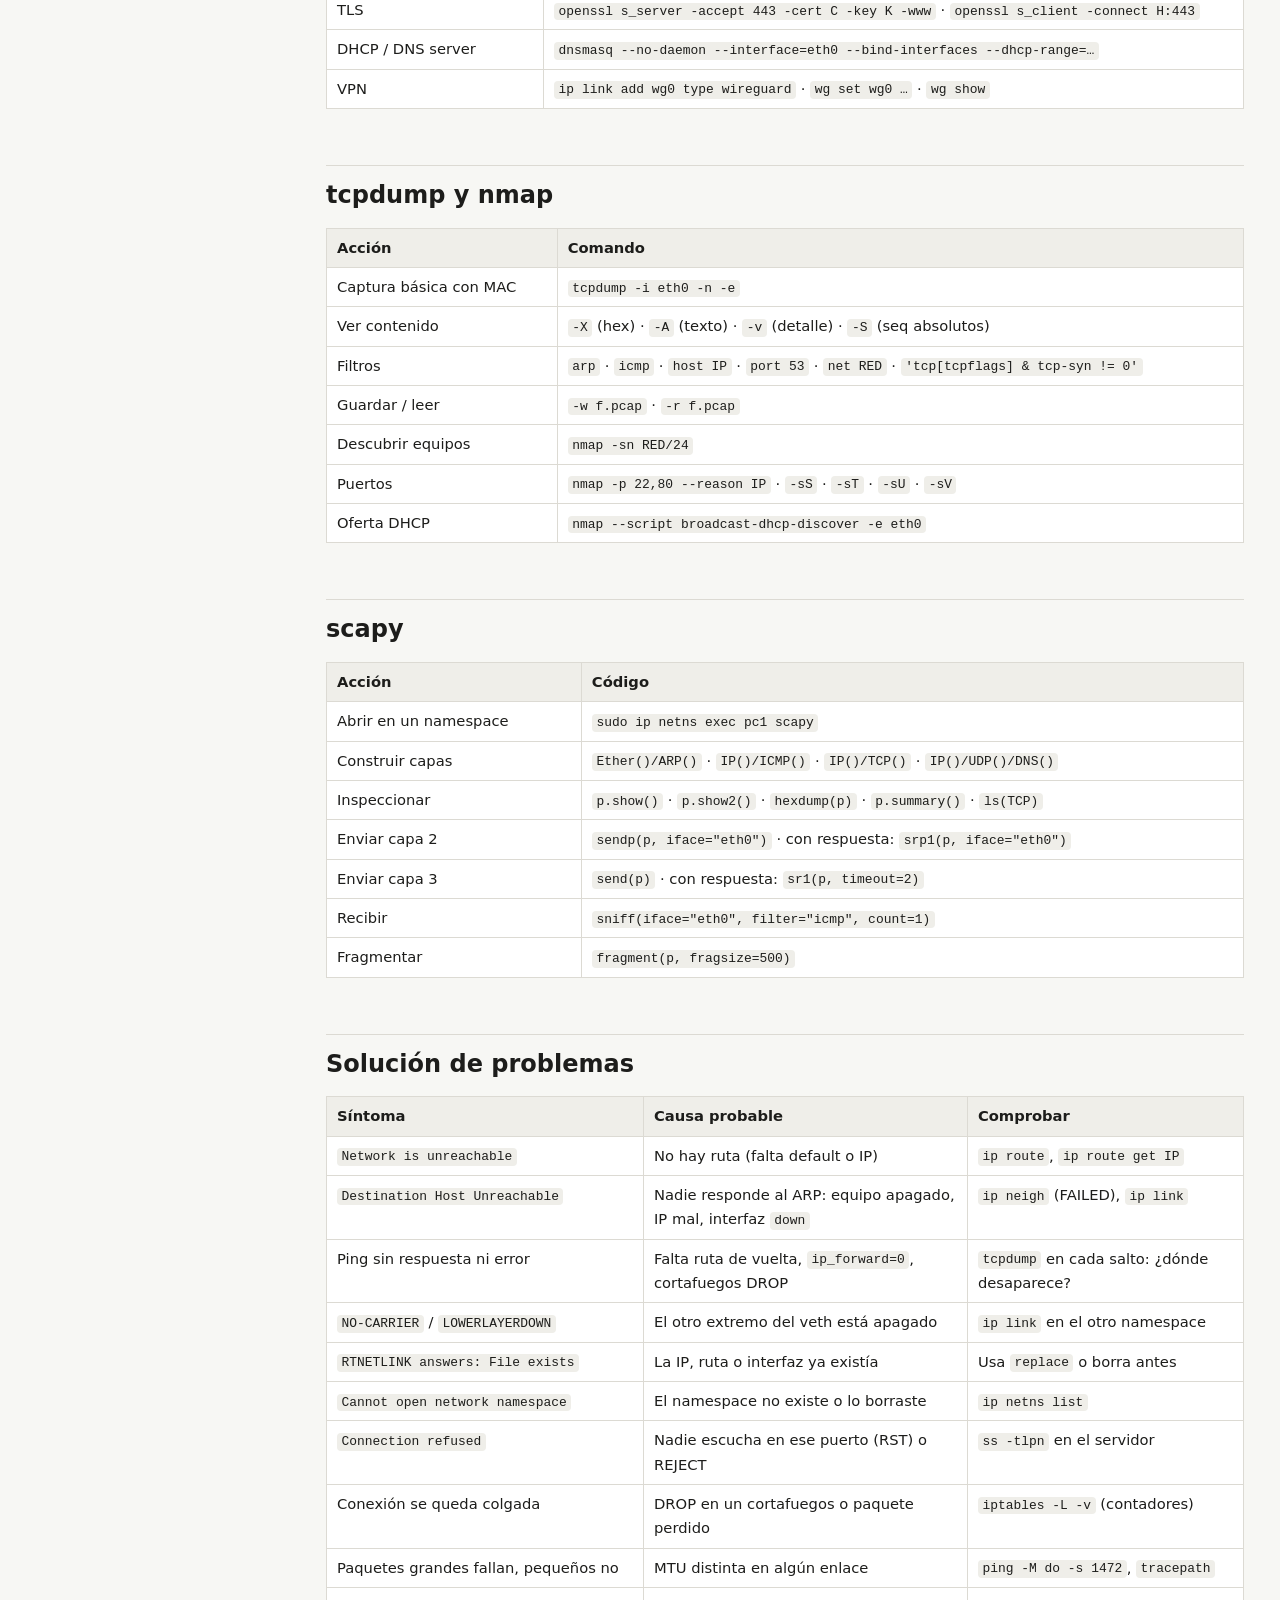
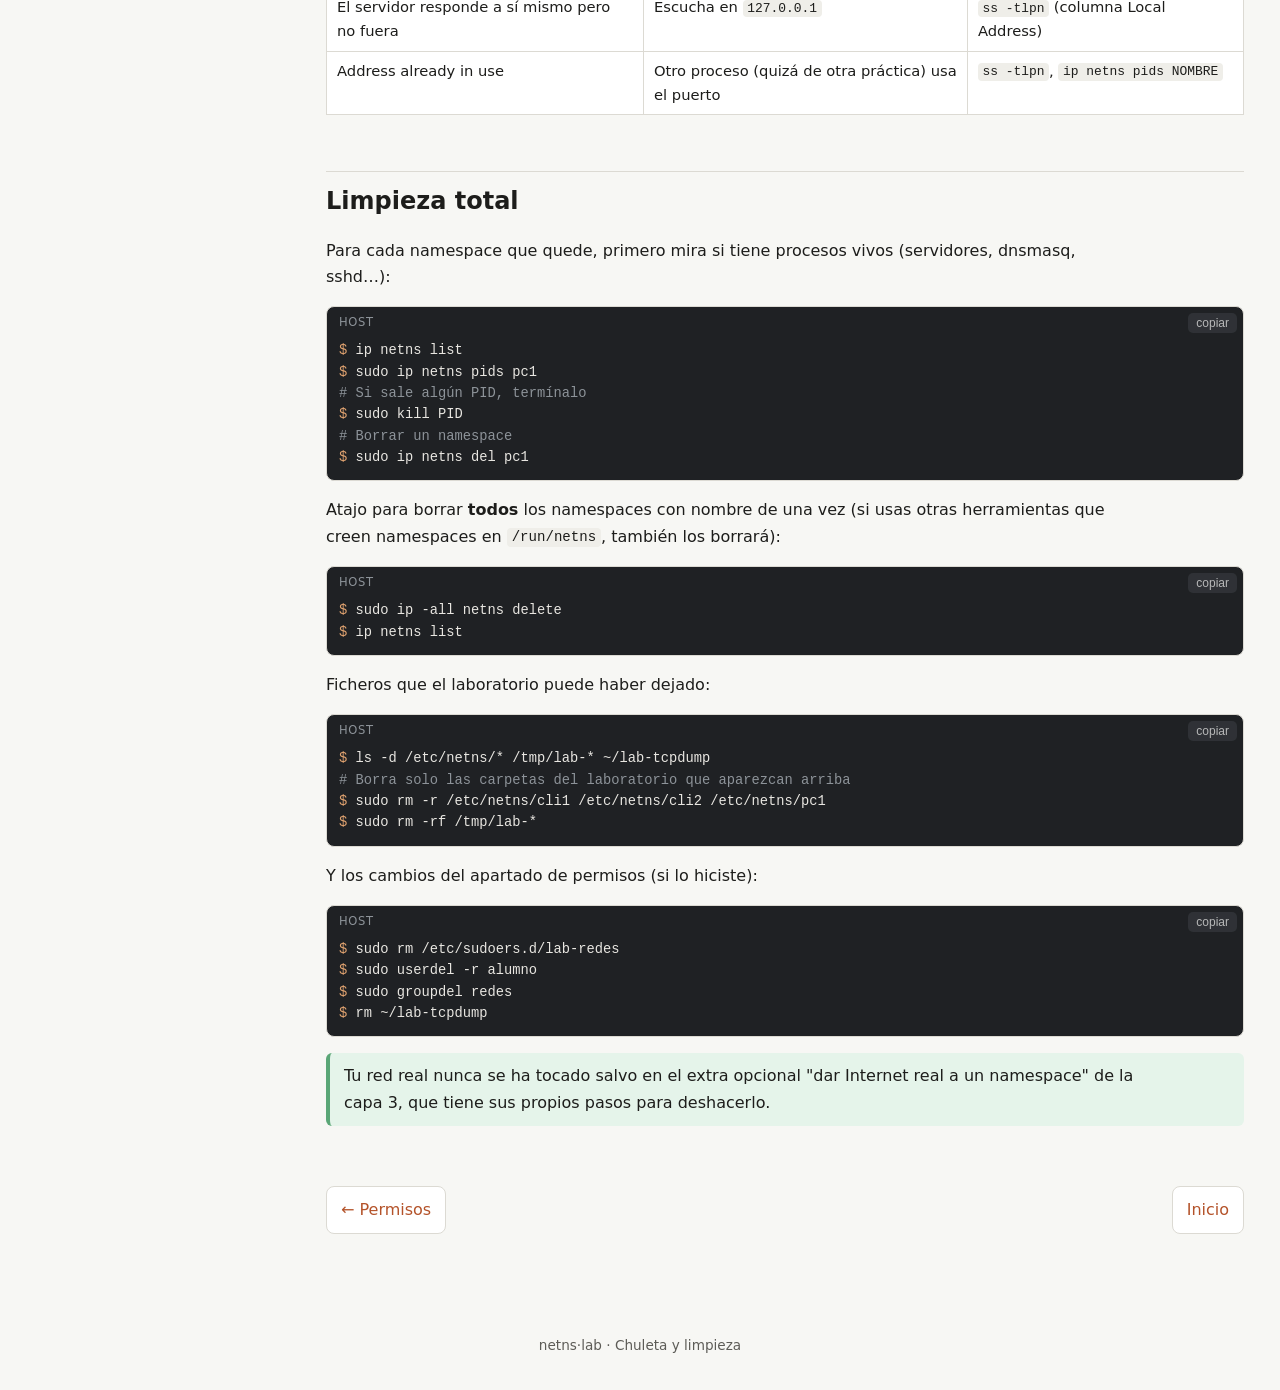
<file: limpieza.html>
<!doctype html>
<html lang="es">
<head>
<meta charset="utf-8">
<meta name="viewport" content="width=device-width, initial-scale=1">
<title>Chuleta y limpieza</title>
<meta name="description" content="Resumen de comandos de ip netns, ip, bridge, tcpdump, iptables, nmap y scapy, solución de problemas y cómo limpiar el laboratorio.">
<link rel="stylesheet" href="assets/style.css">
<script src="assets/app.js"></script>
</head>
<body>
<header class="topbar"><div class="topbar-inner">
  <a class="brand" href="index.html">netns<span>·</span>lab</a>
  <nav class="topnav">
    <a href="index.html">Inicio</a>
    <a href="capa2.html">Capa 2</a>
    <a href="capa3.html">Capa 3</a>
    <a href="capa4.html">Capa 4</a>
    <a href="capa5.html">Capas 5-7</a>
    <a href="permisos.html">Permisos</a>
    <a href="limpieza.html" class="active">Chuleta</a>
  </nav>
  <button id="theme-toggle" aria-label="Cambiar tema">◐</button>
</div></header>

<div class="layout">
<aside class="toc"><h4>Referencia</h4><ol></ol></aside>
<main>
<span class="layer-tag tag-gen">Referencia</span>
<h1>Chuleta de comandos y limpieza</h1>
<p class="lead">Todo lo esencial del laboratorio en una página. Añade <code>sudo ip netns exec NOMBRE</code> delante para ejecutar cualquier comando dentro de un namespace.</p>

<h2 id="netns">Namespaces</h2>
<div class="table-wrap"><table>
<tr><th>Acción</th><th>Comando</th></tr>
<tr><td>Crear / borrar</td><td><code>ip netns add pc1</code> · <code>ip netns del pc1</code></td></tr>
<tr><td>Listar</td><td><code>ip netns list</code></td></tr>
<tr><td>Ejecutar dentro</td><td><code>ip netns exec pc1 COMANDO</code></td></tr>
<tr><td>Shell dentro</td><td><code>ip netns exec pc1 bash</code></td></tr>
<tr><td>¿En qué namespace estoy?</td><td><code>ip netns identify</code></td></tr>
<tr><td>Procesos de un namespace</td><td><code>ip netns pids pc1</code></td></tr>
<tr><td>Ficheros propios (resolv.conf, hosts)</td><td><code>/etc/netns/pc1/resolv.conf</code>, <code>/etc/netns/pc1/hosts</code></td></tr>
</table></div>

<h2 id="capa2">Capa 2</h2>
<div class="table-wrap"><table>
<tr><th>Acción</th><th>Comando</th></tr>
<tr><td>Cable entre dos namespaces</td><td><code>ip link add eth0 netns pc1 type veth peer name eth0 netns pc2</code></td></tr>
<tr><td>Mover una interfaz</td><td><code>ip link set veth1 netns pc1</code></td></tr>
<tr><td>Renombrar / MAC / MTU</td><td><code>ip link set X name eth0</code> · <code>address 02:…</code> · <code>mtu 9000</code></td></tr>
<tr><td>Encender / apagar</td><td><code>ip link set eth0 up</code> · <code>down</code></td></tr>
<tr><td>Ver resumido</td><td><code>ip -br link</code> · <code>ip -br addr</code></td></tr>
<tr><td>Estadísticas</td><td><code>ip -s link show eth0</code></td></tr>
<tr><td>Tabla ARP</td><td><code>ip neigh show</code> · <code>ip neigh flush dev eth0</code></td></tr>
<tr><td>ARP estática</td><td><code>ip neigh add IP lladdr MAC dev eth0 nud permanent</code></td></tr>
<tr><td>ARP a mano</td><td><code>arping -I eth0 -c 3 IP</code> · <code>-D</code> duplicados · <code>-U</code> gratuito</td></tr>
<tr><td>Switch</td><td><code>ip link add br0 type bridge</code> · <code>ip link set p1 master br0</code></td></tr>
<tr><td>Tabla del switch</td><td><code>bridge fdb show br br0</code></td></tr>
<tr><td>VLAN en el switch</td><td><code>ip link set br0 type bridge vlan_filtering 1</code> · <code>bridge vlan add dev p1 vid 10 pvid untagged</code></td></tr>
<tr><td>Subinterfaz VLAN</td><td><code>ip link add link eth0 name eth0.10 type vlan id 10</code></td></tr>
<tr><td>STP</td><td><code>ip link set br0 type bridge stp_state 1</code></td></tr>
</table></div>

<h2 id="capa3">Capa 3</h2>
<div class="table-wrap"><table>
<tr><th>Acción</th><th>Comando</th></tr>
<tr><td>Poner / quitar IP</td><td><code>ip addr add 10.0.0.1/24 dev eth0</code> · <code>ip addr del …</code> · <code>ip addr flush dev eth0</code></td></tr>
<tr><td>Rutas</td><td><code>ip route</code> · <code>ip route add RED via GW</code> · <code>ip route add default via GW</code></td></tr>
<tr><td>Cambiar / borrar ruta</td><td><code>ip route replace …</code> · <code>ip route del …</code></td></tr>
<tr><td>¿Por dónde saldría?</td><td><code>ip route get IP</code></td></tr>
<tr><td>Rutas especiales</td><td><code>ip route add blackhole|unreachable|prohibit RED</code></td></tr>
<tr><td>Activar router</td><td><code>sysctl -w net.ipv4.ip_forward=1</code></td></tr>
<tr><td>Diagnóstico</td><td><code>ping -c 3 -t TTL -s TAM -M do IP</code> · <code>traceroute -n IP</code> · <code>tracepath IP</code></td></tr>
<tr><td>Rutas por políticas</td><td><code>ip rule add from RED table 100</code> · <code>ip route add default via GW table 100</code></td></tr>
<tr><td>NAT salida</td><td><code>iptables -t nat -A POSTROUTING -o wan -j MASQUERADE</code></td></tr>
<tr><td>Abrir puerto</td><td><code>iptables -t nat -A PREROUTING -i wan -p tcp --dport 80 -j DNAT --to-destination IP:PUERTO</code></td></tr>
<tr><td>Conexiones seguidas</td><td><code>conntrack -L</code> · <code>conntrack -E</code></td></tr>
</table></div>

<h2 id="iptables">iptables</h2>
<div class="table-wrap"><table>
<tr><th>Acción</th><th>Comando</th></tr>
<tr><td>Ver con contadores y números</td><td><code>iptables -L -n -v --line-numbers</code> · <code>iptables -t nat -L -n -v</code></td></tr>
<tr><td>Política por defecto</td><td><code>iptables -P FORWARD DROP</code></td></tr>
<tr><td>Con estado</td><td><code>iptables -A FORWARD -m conntrack --ctstate ESTABLISHED,RELATED -j ACCEPT</code></td></tr>
<tr><td>Permitir un servicio</td><td><code>iptables -A FORWARD -s ORIGEN -d DESTINO -p tcp --dport 80 -j ACCEPT</code></td></tr>
<tr><td>Rechazar avisando</td><td><code>-j REJECT --reject-with tcp-reset</code> / <code>icmp-port-unreachable</code></td></tr>
<tr><td>Registrar</td><td><code>-m limit --limit 5/min -j LOG --log-prefix "FW: "</code> (en el host: <code>sysctl -w net.netfilter.nf_log_all_netns=1</code>)</td></tr>
<tr><td>Por usuario</td><td><code>iptables -A OUTPUT -m owner --uid-owner USUARIO -j …</code></td></tr>
<tr><td>Insertar / borrar / vaciar</td><td><code>-I CADENA N</code> · <code>-D CADENA N</code> · <code>-F</code></td></tr>
<tr><td>Guardar / restaurar</td><td><code>iptables-save &gt; f</code> · <code>iptables-restore &lt; f</code></td></tr>
</table></div>

<h2 id="capa4">Capa 4 y aplicación</h2>
<div class="table-wrap"><table>
<tr><th>Acción</th><th>Comando</th></tr>
<tr><td>Quién escucha</td><td><code>ss -tulpn</code></td></tr>
<tr><td>Conexiones y detalle TCP</td><td><code>ss -tanp</code> · <code>ss -tni</code> · <code>ss -s</code></td></tr>
<tr><td>Servidor / cliente TCP</td><td><code>nc -l 5000</code> · <code>nc IP 5000</code></td></tr>
<tr><td>Servidor / cliente UDP</td><td><code>nc -lu 6000</code> · <code>nc -u IP 6000</code></td></tr>
<tr><td>Comprobar un puerto</td><td><code>nc -vz -w 3 IP PUERTO</code></td></tr>
<tr><td>Reenviar un puerto</td><td><code>socat TCP-LISTEN:9001,fork,reuseaddr TCP:IP:80</code></td></tr>
<tr><td>Simular red mala</td><td><code>tc qdisc add dev eth0 root netem delay 100ms loss 5%</code> · <code>tc qdisc del dev eth0 root</code></td></tr>
<tr><td>Limitar ancho de banda</td><td><code>tc qdisc add dev eth0 root tbf rate 1mbit burst 32kbit latency 400ms</code></td></tr>
<tr><td>Web rápida</td><td><code>python -m http.server 80 --directory DIR</code></td></tr>
<tr><td>HTTP</td><td><code>curl -v URL</code> · <code>nc -C HOST 80</code></td></tr>
<tr><td>DNS</td><td><code>dig @SERVIDOR NOMBRE TIPO</code> · <code>dig -x IP</code></td></tr>
<tr><td>TLS</td><td><code>openssl s_server -accept 443 -cert C -key K -www</code> · <code>openssl s_client -connect H:443</code></td></tr>
<tr><td>DHCP / DNS server</td><td><code>dnsmasq --no-daemon --interface=eth0 --bind-interfaces --dhcp-range=…</code></td></tr>
<tr><td>VPN</td><td><code>ip link add wg0 type wireguard</code> · <code>wg set wg0 …</code> · <code>wg show</code></td></tr>
</table></div>

<h2 id="tcpdump">tcpdump y nmap</h2>
<div class="table-wrap"><table>
<tr><th>Acción</th><th>Comando</th></tr>
<tr><td>Captura básica con MAC</td><td><code>tcpdump -i eth0 -n -e</code></td></tr>
<tr><td>Ver contenido</td><td><code>-X</code> (hex) · <code>-A</code> (texto) · <code>-v</code> (detalle) · <code>-S</code> (seq absolutos)</td></tr>
<tr><td>Filtros</td><td><code>arp</code> · <code>icmp</code> · <code>host IP</code> · <code>port 53</code> · <code>net RED</code> · <code>'tcp[tcpflags] &amp; tcp-syn != 0'</code></td></tr>
<tr><td>Guardar / leer</td><td><code>-w f.pcap</code> · <code>-r f.pcap</code></td></tr>
<tr><td>Descubrir equipos</td><td><code>nmap -sn RED/24</code></td></tr>
<tr><td>Puertos</td><td><code>nmap -p 22,80 --reason IP</code> · <code>-sS</code> · <code>-sT</code> · <code>-sU</code> · <code>-sV</code></td></tr>
<tr><td>Oferta DHCP</td><td><code>nmap --script broadcast-dhcp-discover -e eth0</code></td></tr>
</table></div>

<h2 id="scapy">scapy</h2>
<div class="table-wrap"><table>
<tr><th>Acción</th><th>Código</th></tr>
<tr><td>Abrir en un namespace</td><td><code>sudo ip netns exec pc1 scapy</code></td></tr>
<tr><td>Construir capas</td><td><code>Ether()/ARP()</code> · <code>IP()/ICMP()</code> · <code>IP()/TCP()</code> · <code>IP()/UDP()/DNS()</code></td></tr>
<tr><td>Inspeccionar</td><td><code>p.show()</code> · <code>p.show2()</code> · <code>hexdump(p)</code> · <code>p.summary()</code> · <code>ls(TCP)</code></td></tr>
<tr><td>Enviar capa 2</td><td><code>sendp(p, iface="eth0")</code> · con respuesta: <code>srp1(p, iface="eth0")</code></td></tr>
<tr><td>Enviar capa 3</td><td><code>send(p)</code> · con respuesta: <code>sr1(p, timeout=2)</code></td></tr>
<tr><td>Recibir</td><td><code>sniff(iface="eth0", filter="icmp", count=1)</code></td></tr>
<tr><td>Fragmentar</td><td><code>fragment(p, fragsize=500)</code></td></tr>
</table></div>

<h2 id="problemas">Solución de problemas</h2>
<div class="table-wrap"><table>
<tr><th>Síntoma</th><th>Causa probable</th><th>Comprobar</th></tr>
<tr><td><code>Network is unreachable</code></td><td>No hay ruta (falta default o IP)</td><td><code>ip route</code>, <code>ip route get IP</code></td></tr>
<tr><td><code>Destination Host Unreachable</code></td><td>Nadie responde al ARP: equipo apagado, IP mal, interfaz <code>down</code></td><td><code>ip neigh</code> (FAILED), <code>ip link</code></td></tr>
<tr><td>Ping sin respuesta ni error</td><td>Falta ruta de vuelta, <code>ip_forward=0</code>, cortafuegos DROP</td><td><code>tcpdump</code> en cada salto: ¿dónde desaparece?</td></tr>
<tr><td><code>NO-CARRIER</code> / <code>LOWERLAYERDOWN</code></td><td>El otro extremo del veth está apagado</td><td><code>ip link</code> en el otro namespace</td></tr>
<tr><td><code>RTNETLINK answers: File exists</code></td><td>La IP, ruta o interfaz ya existía</td><td>Usa <code>replace</code> o borra antes</td></tr>
<tr><td><code>Cannot open network namespace</code></td><td>El namespace no existe o lo borraste</td><td><code>ip netns list</code></td></tr>
<tr><td><code>Connection refused</code></td><td>Nadie escucha en ese puerto (RST) o REJECT</td><td><code>ss -tlpn</code> en el servidor</td></tr>
<tr><td>Conexión se queda colgada</td><td>DROP en un cortafuegos o paquete perdido</td><td><code>iptables -L -v</code> (contadores)</td></tr>
<tr><td>Paquetes grandes fallan, pequeños no</td><td>MTU distinta en algún enlace</td><td><code>ping -M do -s 1472</code>, <code>tracepath</code></td></tr>
<tr><td>El servidor responde a sí mismo pero no fuera</td><td>Escucha en <code>127.0.0.1</code></td><td><code>ss -tlpn</code> (columna Local Address)</td></tr>
<tr><td>Address already in use</td><td>Otro proceso (quizá de otra práctica) usa el puerto</td><td><code>ss -tlpn</code>, <code>ip netns pids NOMBRE</code></td></tr>
</table></div>

<h2 id="limpieza">Limpieza total</h2>
<p>Para cada namespace que quede, primero mira si tiene procesos vivos (servidores, dnsmasq, sshd…):</p>
<div class="cmd"><span class="label">host</span><pre><span class="p">$ </span>ip netns list
<span class="p">$ </span>sudo ip netns pids pc1
<span class="c"># Si sale algún PID, termínalo</span>
<span class="p">$ </span>sudo kill PID
<span class="c"># Borrar un namespace</span>
<span class="p">$ </span>sudo ip netns del pc1</pre></div>
<p>Atajo para borrar <strong>todos</strong> los namespaces con nombre de una vez (si usas otras herramientas que creen namespaces en <code>/run/netns</code>, también los borrará):</p>
<div class="cmd"><span class="label">host</span><pre><span class="p">$ </span>sudo ip -all netns delete
<span class="p">$ </span>ip netns list</pre></div>
<p>Ficheros que el laboratorio puede haber dejado:</p>
<div class="cmd"><span class="label">host</span><pre><span class="p">$ </span>ls -d /etc/netns/* /tmp/lab-* ~/lab-tcpdump
<span class="c"># Borra solo las carpetas del laboratorio que aparezcan arriba</span>
<span class="p">$ </span>sudo rm -r /etc/netns/cli1 /etc/netns/cli2 /etc/netns/pc1
<span class="p">$ </span>sudo rm -rf /tmp/lab-*</pre></div>
<p>Y los cambios del apartado de permisos (si lo hiciste):</p>
<div class="cmd"><span class="label">host</span><pre><span class="p">$ </span>sudo rm /etc/sudoers.d/lab-redes
<span class="p">$ </span>sudo userdel -r alumno
<span class="p">$ </span>sudo groupdel redes
<span class="p">$ </span>rm ~/lab-tcpdump</pre></div>
<div class="ok"><p>Tu red real nunca se ha tocado salvo en el extra opcional "dar Internet real a un namespace" de la capa 3, que tiene sus propios pasos para deshacerlo.</p></div>

<div class="pager"><a href="permisos.html">← Permisos</a><a href="index.html">Inicio</a></div>
</main>
</div>
<footer>netns·lab · Chuleta y limpieza</footer>
</body>
</html>
</file>
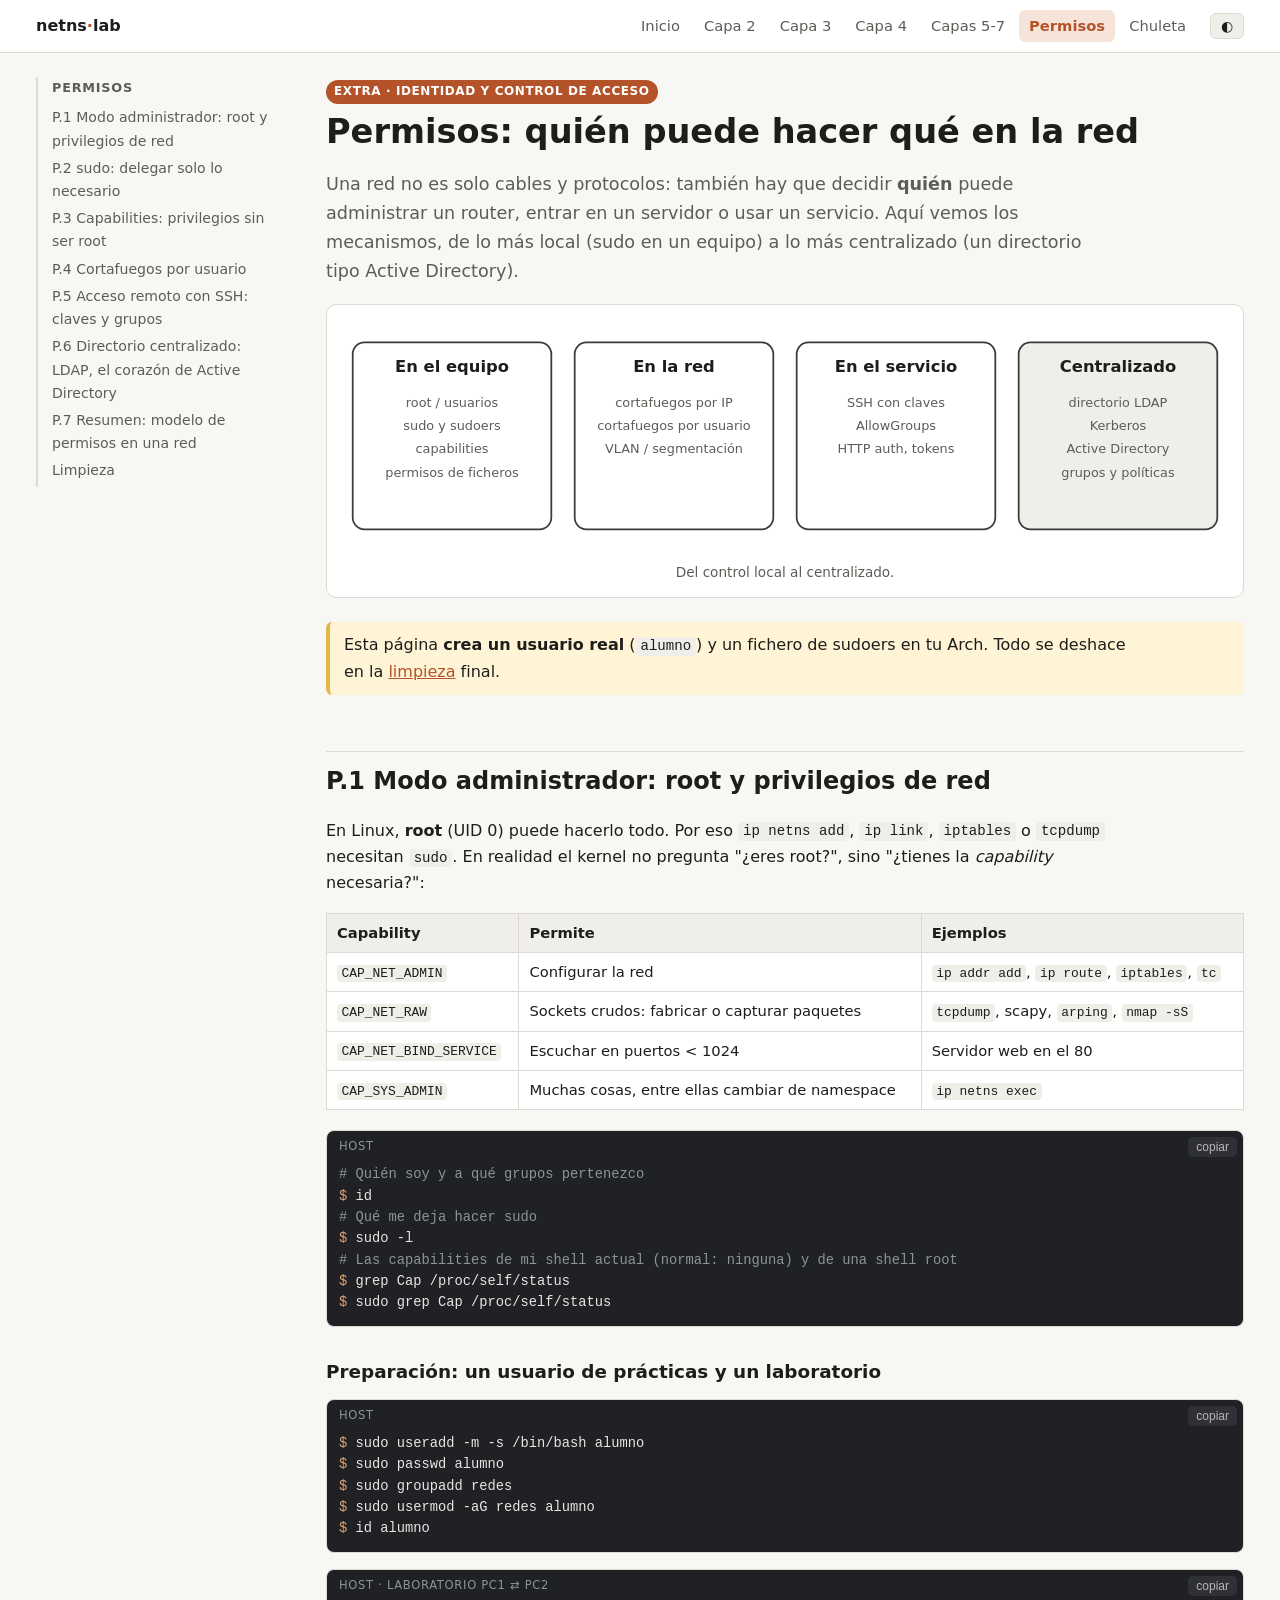
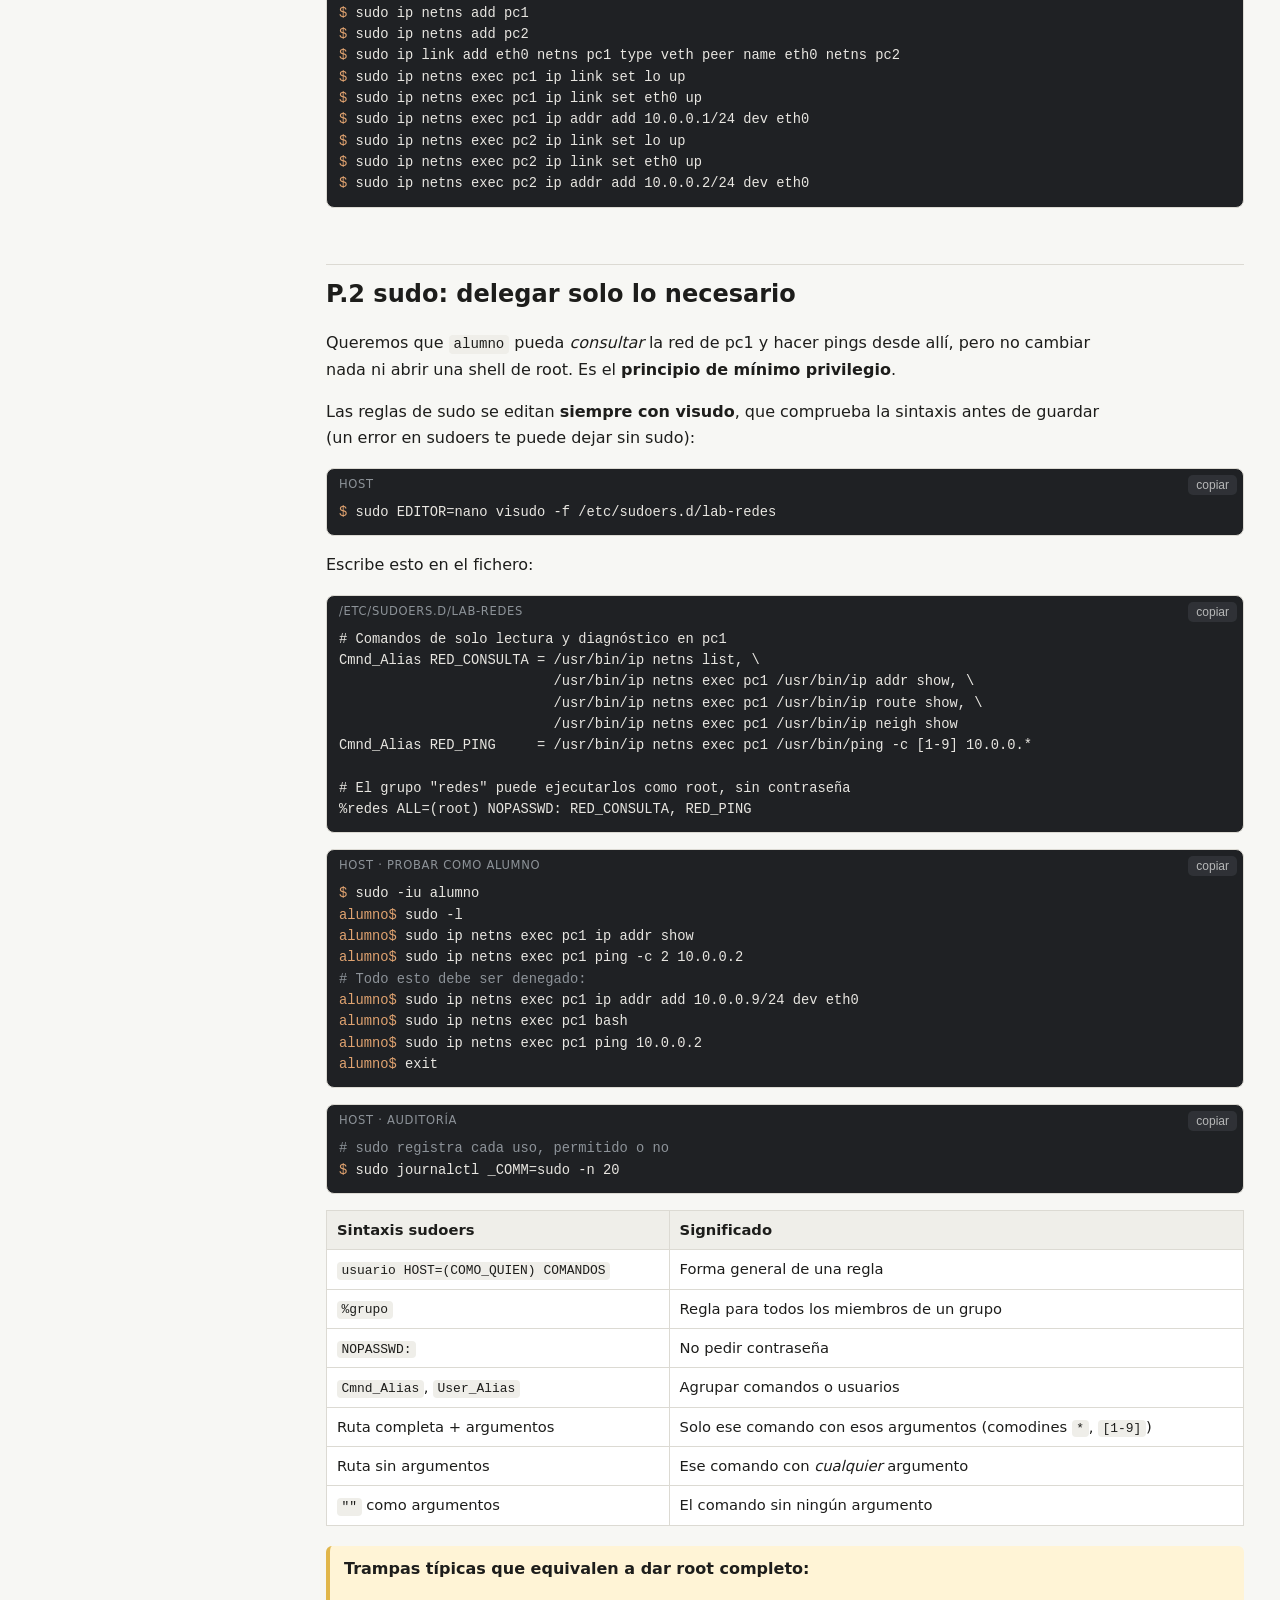
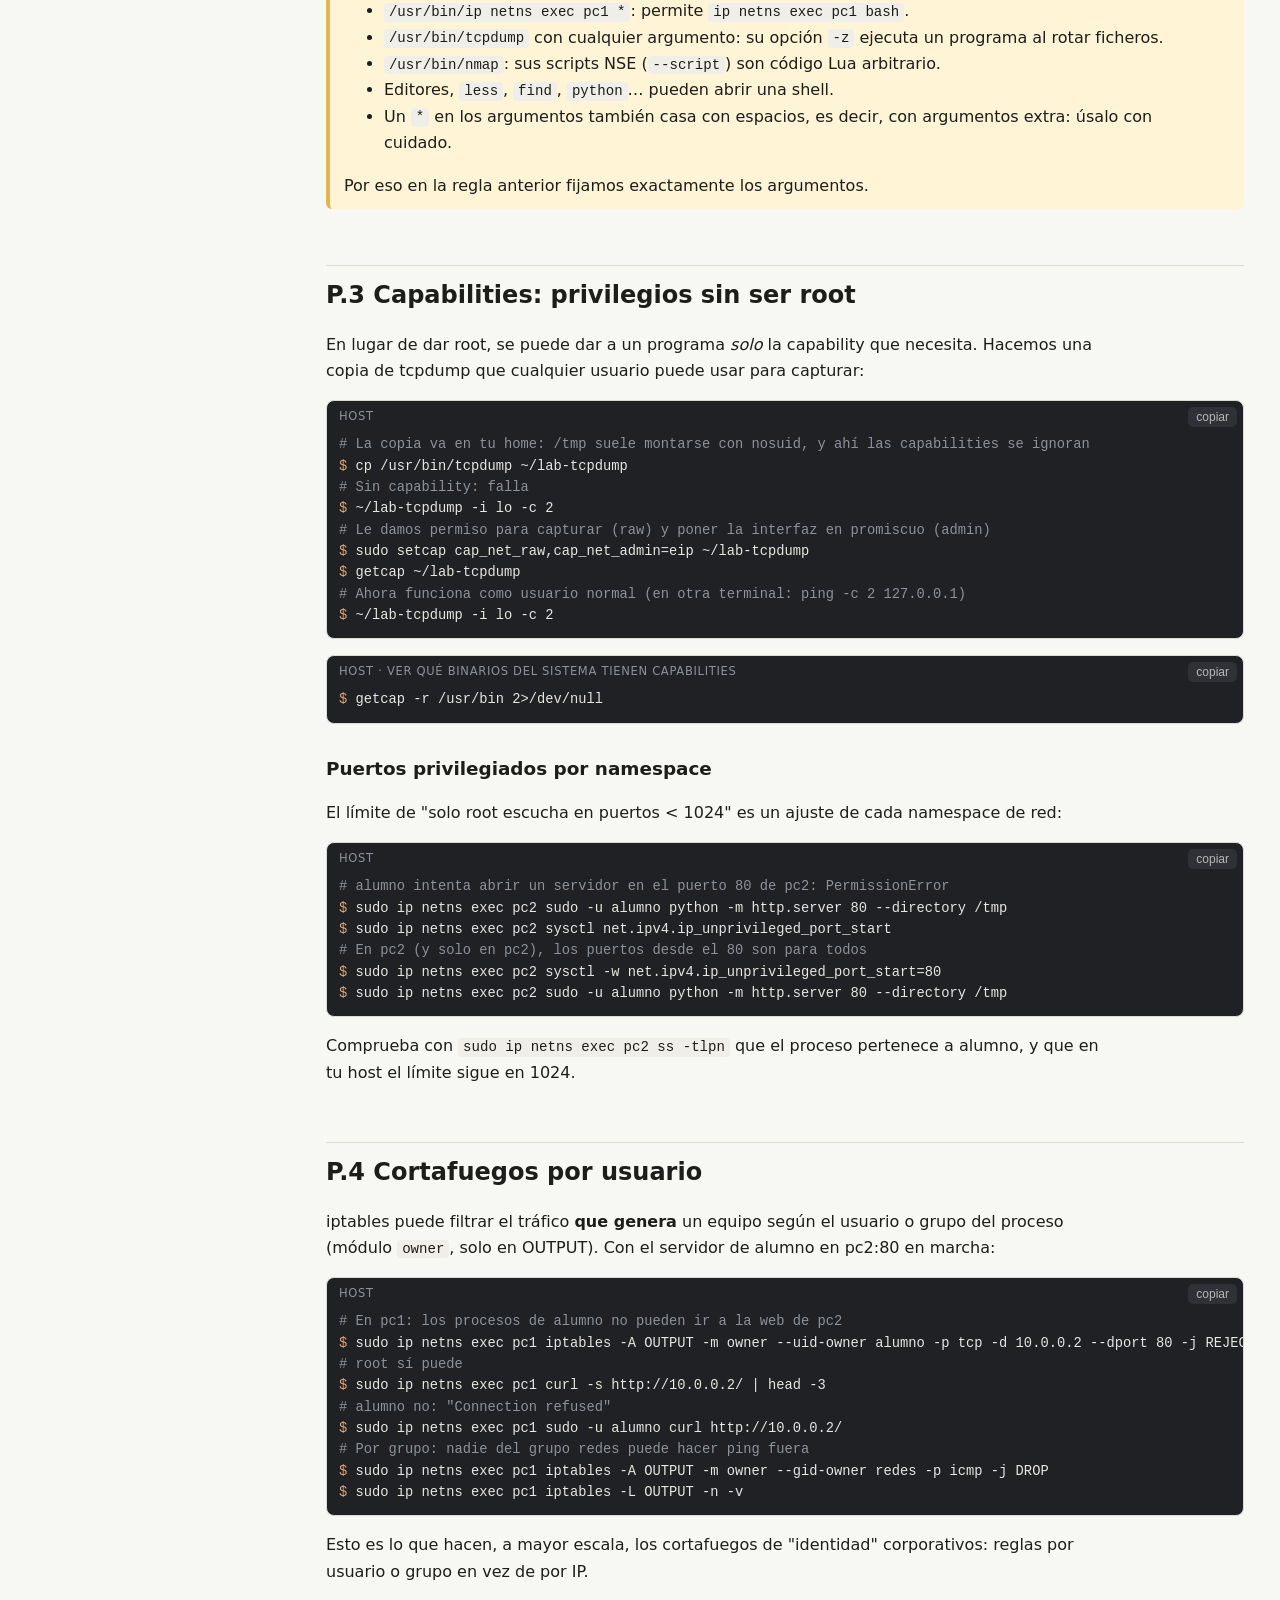
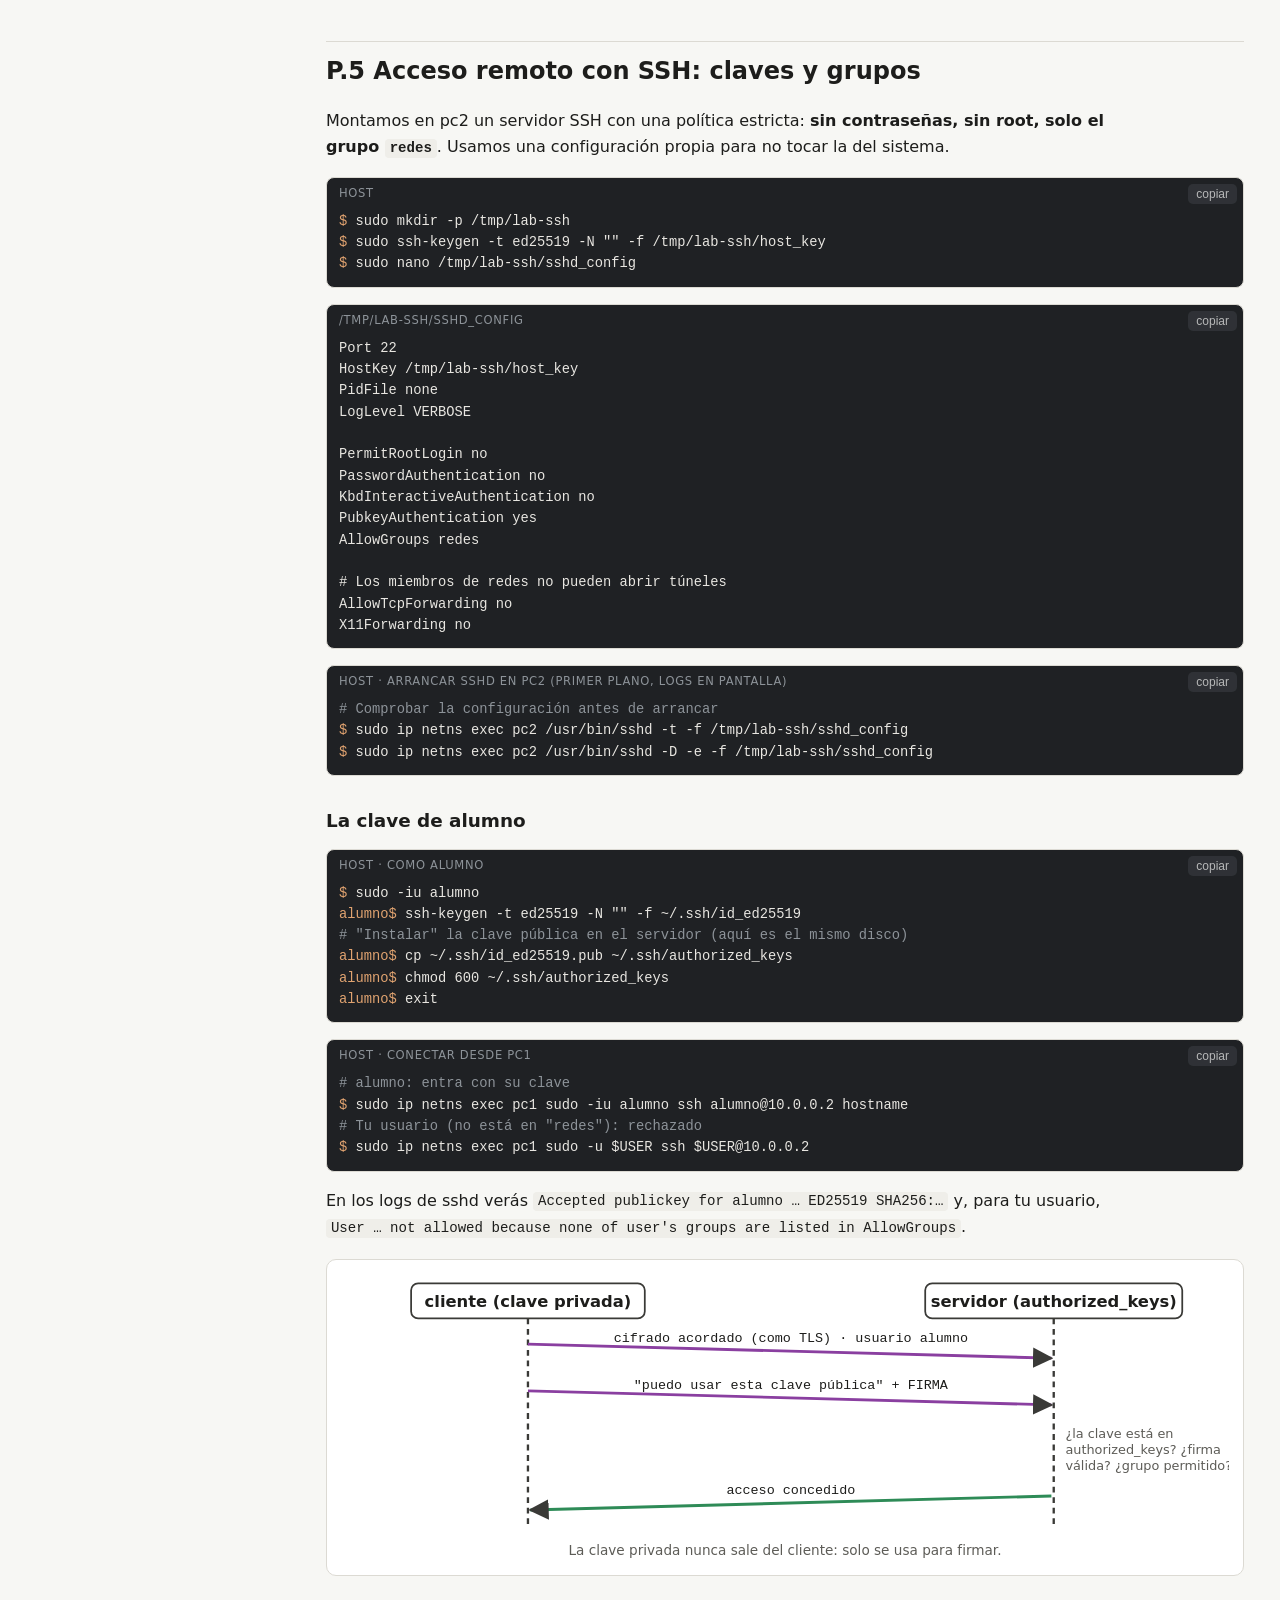
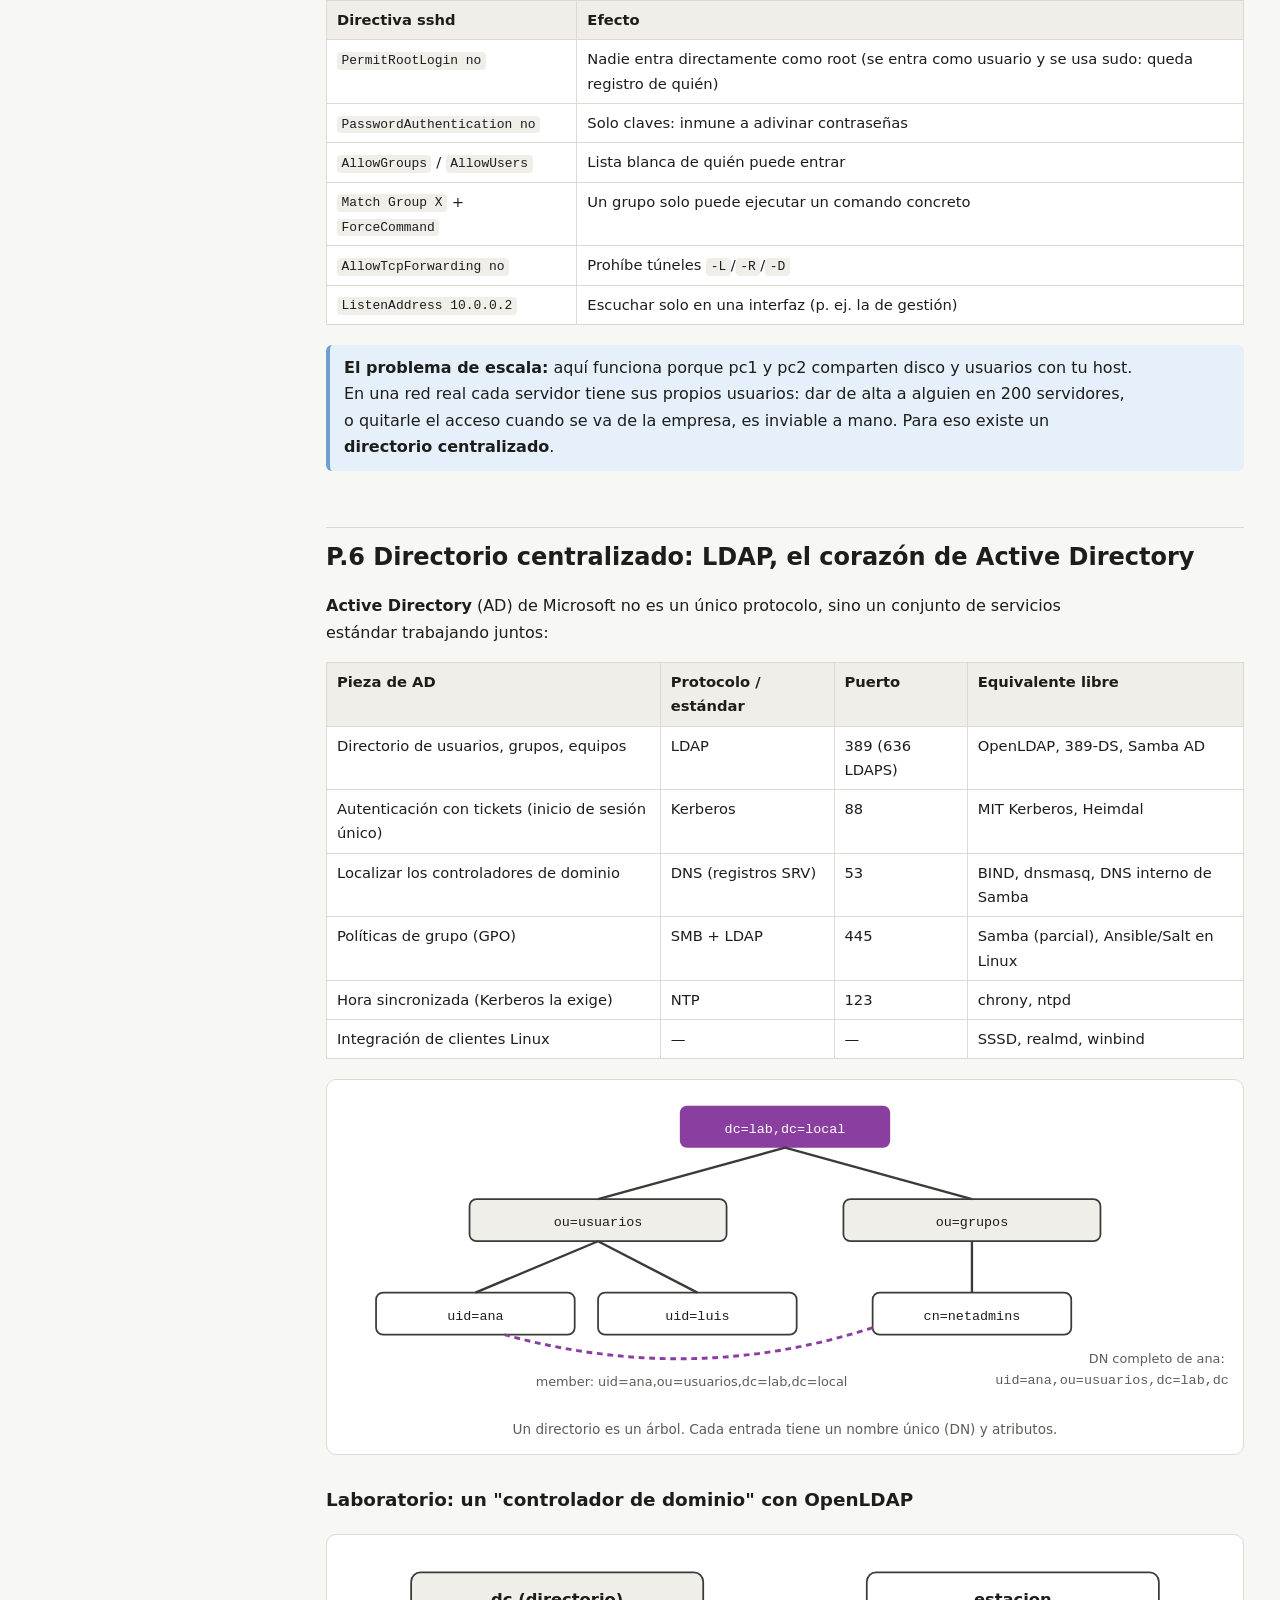
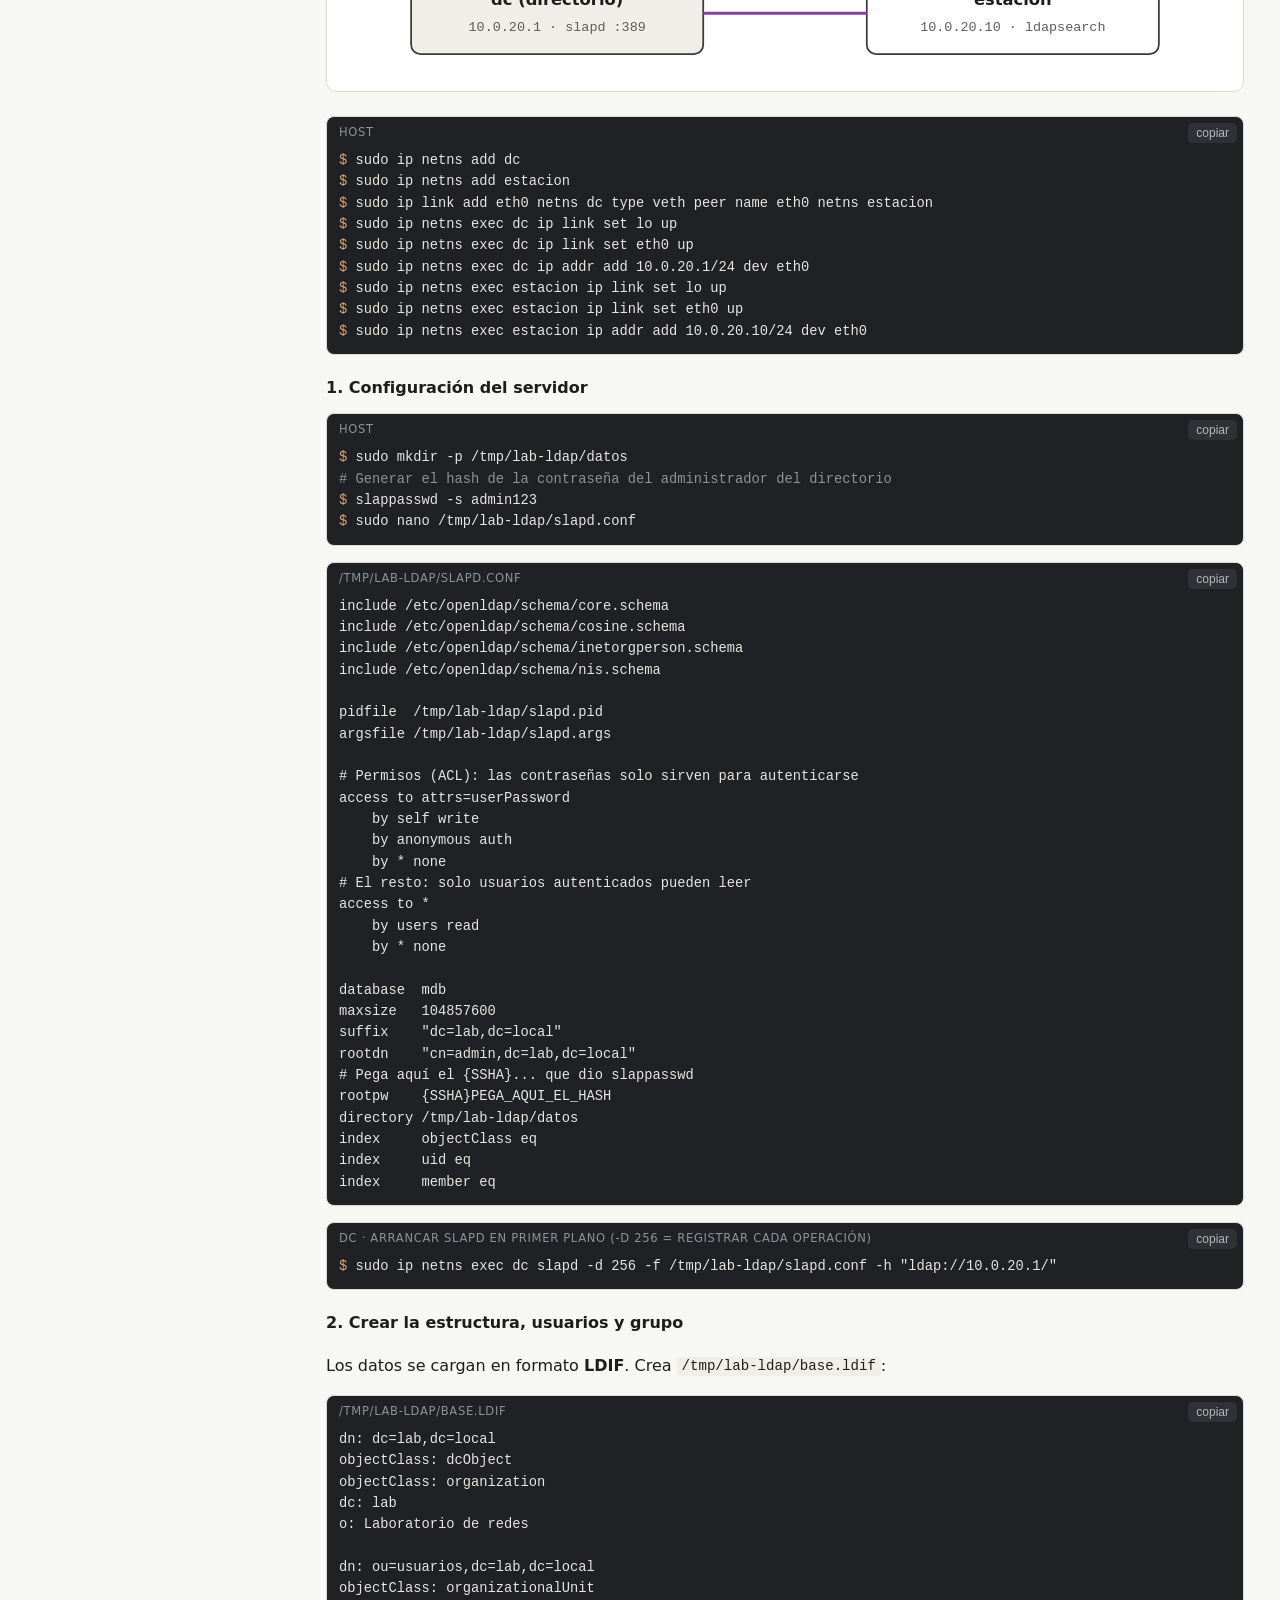
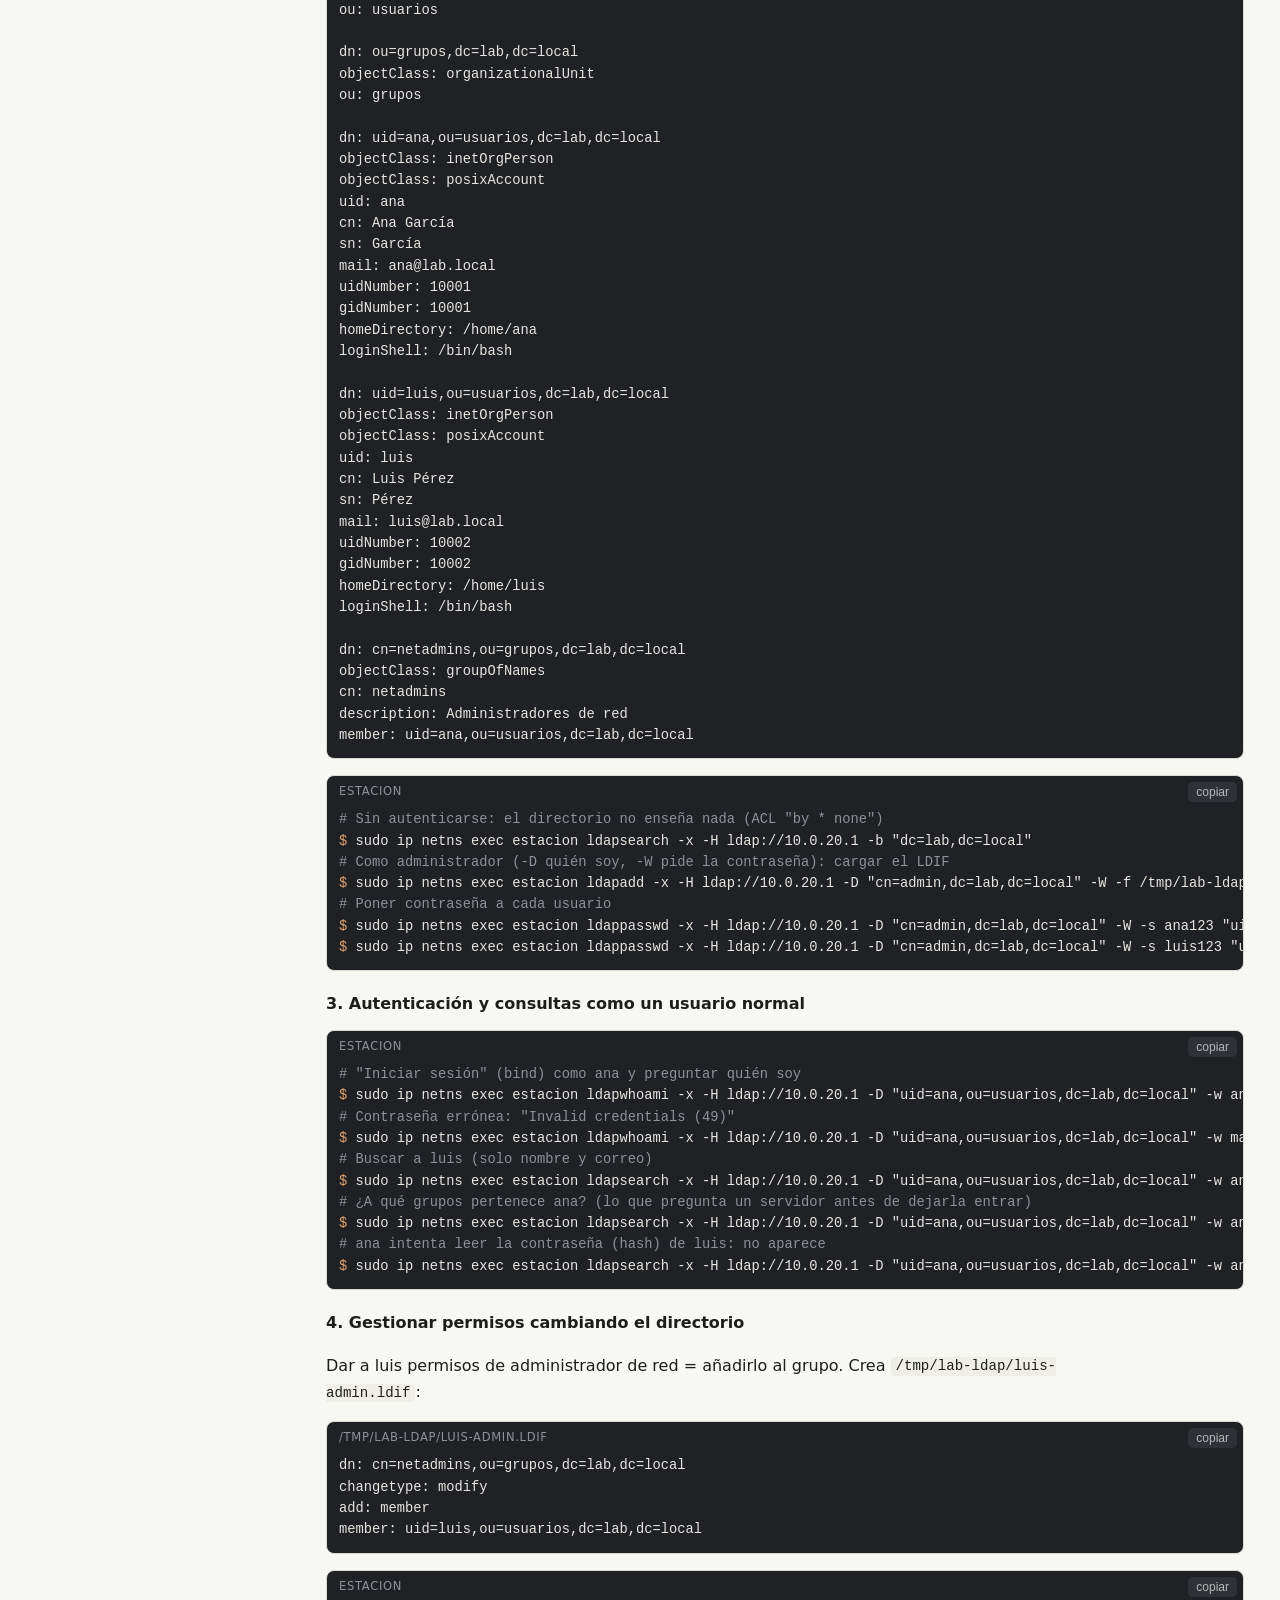
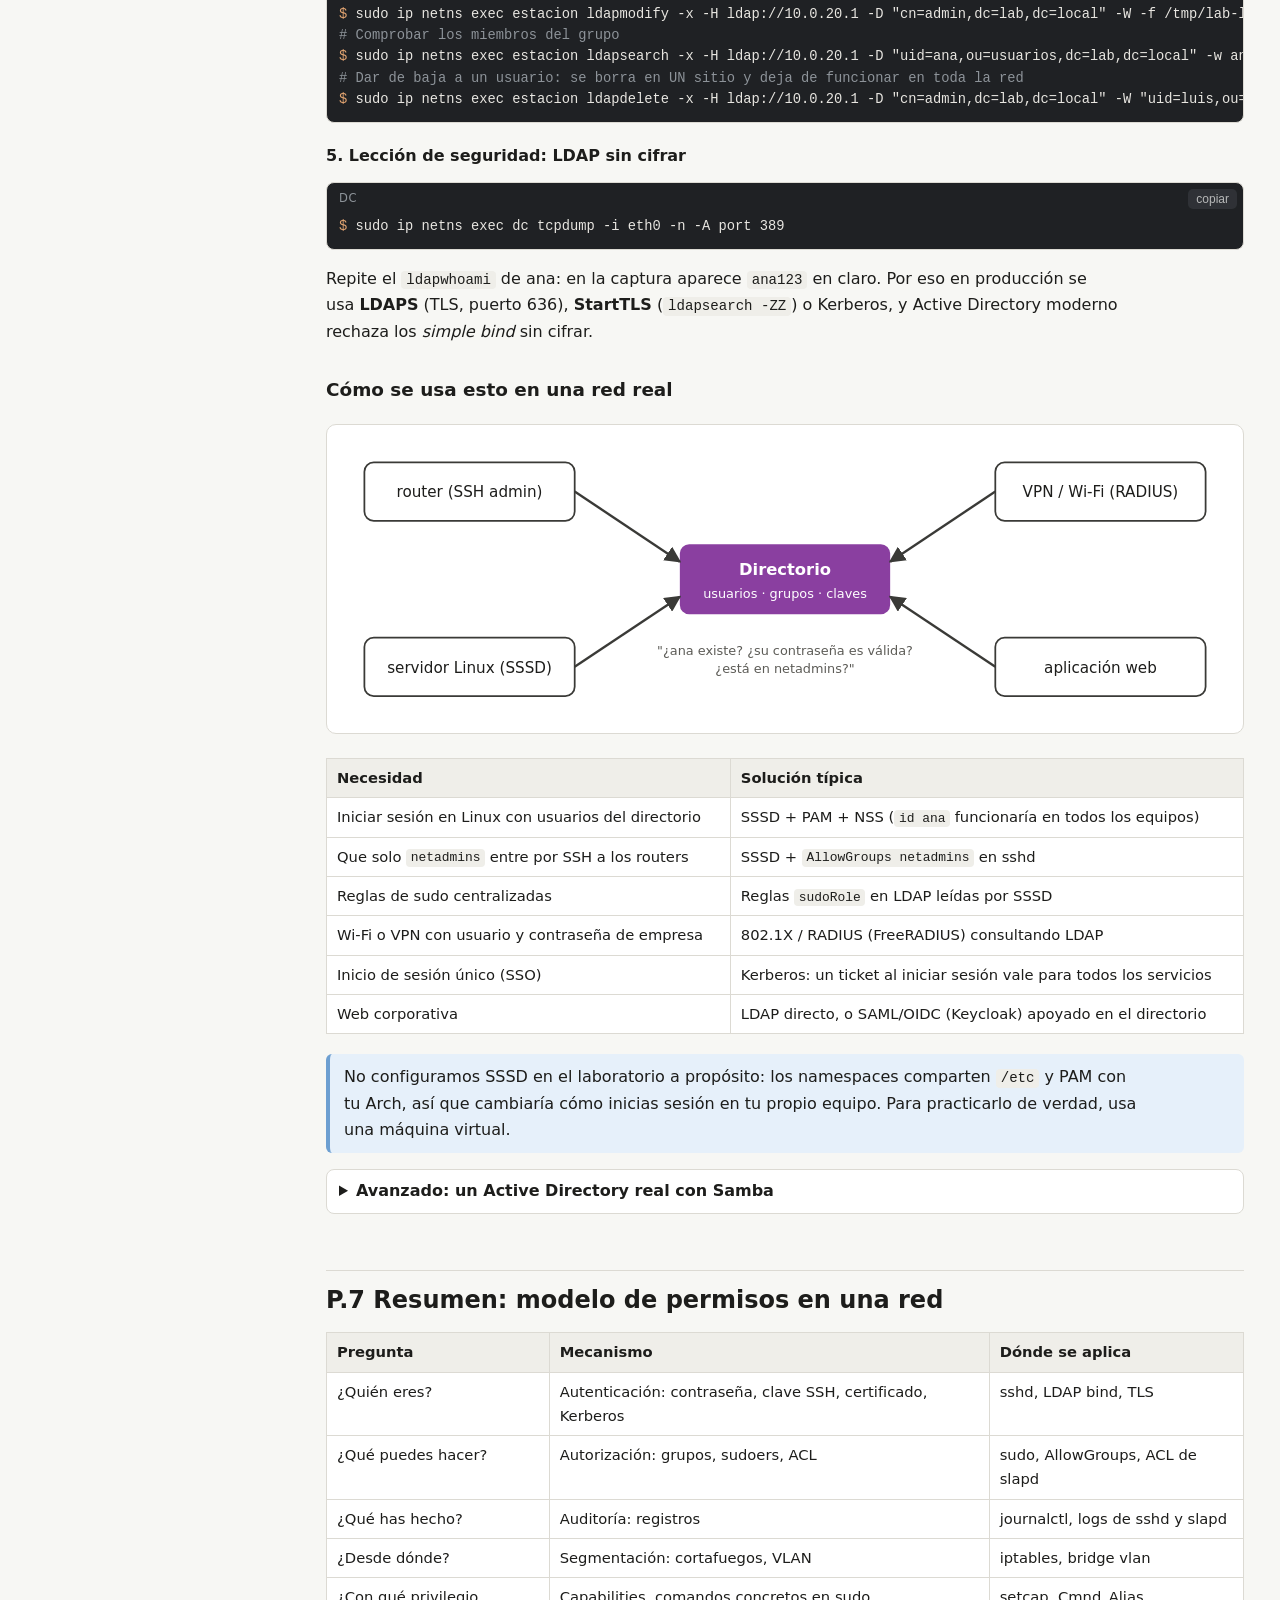
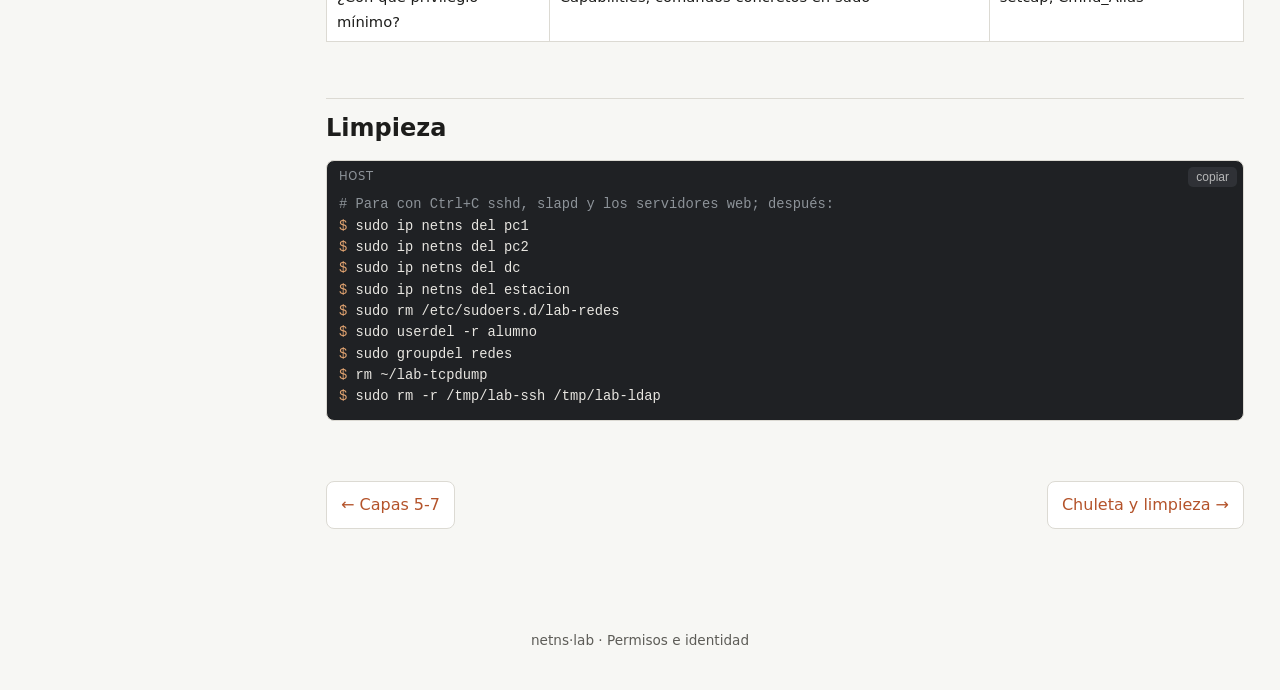
<file: permisos.html>
<!doctype html>
<html lang="es">
<head>
<meta charset="utf-8">
<meta name="viewport" content="width=device-width, initial-scale=1">
<title>Permisos e identidad</title>
<meta name="description" content="Modo administrador, sudo, capabilities, firewall por usuario, SSH con claves y directorio LDAP / Active Directory en un laboratorio con ip netns.">
<link rel="stylesheet" href="assets/style.css">
<script src="assets/app.js"></script>
</head>
<body>
<header class="topbar"><div class="topbar-inner">
  <a class="brand" href="index.html">netns<span>·</span>lab</a>
  <nav class="topnav">
    <a href="index.html">Inicio</a>
    <a href="capa2.html">Capa 2</a>
    <a href="capa3.html">Capa 3</a>
    <a href="capa4.html">Capa 4</a>
    <a href="capa5.html">Capas 5-7</a>
    <a href="permisos.html" class="active">Permisos</a>
    <a href="limpieza.html">Chuleta</a>
  </nav>
  <button id="theme-toggle" aria-label="Cambiar tema">◐</button>
</div></header>

<div class="layout">
<aside class="toc"><h4>Permisos</h4><ol></ol></aside>
<main>
<span class="layer-tag tag-gen">Extra · Identidad y control de acceso</span>
<h1>Permisos: quién puede hacer qué en la red</h1>
<p class="lead">Una red no es solo cables y protocolos: también hay que decidir <strong>quién</strong> puede administrar un router, entrar en un servidor o usar un servicio. Aquí vemos los mecanismos, de lo más local (sudo en un equipo) a lo más centralizado (un directorio tipo Active Directory).</p>

<figure class="diagram">
<svg viewBox="0 0 760 200" role="img" aria-label="Niveles de control de acceso">
  <rect x="10" y="20" width="170" height="160" class="box" rx="10"/><text x="95" y="45" text-anchor="middle" class="title">En el equipo</text><text x="95" y="75" text-anchor="middle" class="small">root / usuarios</text><text x="95" y="95" text-anchor="middle" class="small">sudo y sudoers</text><text x="95" y="115" text-anchor="middle" class="small">capabilities</text><text x="95" y="135" text-anchor="middle" class="small">permisos de ficheros</text>
  <rect x="200" y="20" width="170" height="160" class="box" rx="10"/><text x="285" y="45" text-anchor="middle" class="title">En la red</text><text x="285" y="75" text-anchor="middle" class="small">cortafuegos por IP</text><text x="285" y="95" text-anchor="middle" class="small">cortafuegos por usuario</text><text x="285" y="115" text-anchor="middle" class="small">VLAN / segmentación</text>
  <rect x="390" y="20" width="170" height="160" class="box" rx="10"/><text x="475" y="45" text-anchor="middle" class="title">En el servicio</text><text x="475" y="75" text-anchor="middle" class="small">SSH con claves</text><text x="475" y="95" text-anchor="middle" class="small">AllowGroups</text><text x="475" y="115" text-anchor="middle" class="small">HTTP auth, tokens</text>
  <rect x="580" y="20" width="170" height="160" class="box2" rx="10"/><text x="665" y="45" text-anchor="middle" class="title">Centralizado</text><text x="665" y="75" text-anchor="middle" class="small">directorio LDAP</text><text x="665" y="95" text-anchor="middle" class="small">Kerberos</text><text x="665" y="115" text-anchor="middle" class="small">Active Directory</text><text x="665" y="135" text-anchor="middle" class="small">grupos y políticas</text>
</svg>
<figcaption>Del control local al centralizado.</figcaption>
</figure>

<div class="warn"><p>Esta página <strong>crea un usuario real</strong> (<code>alumno</code>) y un fichero de sudoers en tu Arch. Todo se deshace en la <a href="#limpieza">limpieza</a> final.</p></div>

<!-- ============================================================ -->
<h2 id="root">P.1 Modo administrador: root y privilegios de red</h2>
<p>En Linux, <strong>root</strong> (UID 0) puede hacerlo todo. Por eso <code>ip netns add</code>, <code>ip link</code>, <code>iptables</code> o <code>tcpdump</code> necesitan <code>sudo</code>. En realidad el kernel no pregunta "¿eres root?", sino "¿tienes la <em>capability</em> necesaria?":</p>
<div class="table-wrap"><table>
<tr><th>Capability</th><th>Permite</th><th>Ejemplos</th></tr>
<tr><td><code>CAP_NET_ADMIN</code></td><td>Configurar la red</td><td><code>ip addr add</code>, <code>ip route</code>, <code>iptables</code>, <code>tc</code></td></tr>
<tr><td><code>CAP_NET_RAW</code></td><td>Sockets crudos: fabricar o capturar paquetes</td><td><code>tcpdump</code>, scapy, <code>arping</code>, <code>nmap -sS</code></td></tr>
<tr><td><code>CAP_NET_BIND_SERVICE</code></td><td>Escuchar en puertos &lt; 1024</td><td>Servidor web en el 80</td></tr>
<tr><td><code>CAP_SYS_ADMIN</code></td><td>Muchas cosas, entre ellas cambiar de namespace</td><td><code>ip netns exec</code></td></tr>
</table></div>
<div class="cmd"><span class="label">host</span><pre><span class="c"># Quién soy y a qué grupos pertenezco</span>
<span class="p">$ </span>id
<span class="c"># Qué me deja hacer sudo</span>
<span class="p">$ </span>sudo -l
<span class="c"># Las capabilities de mi shell actual (normal: ninguna) y de una shell root</span>
<span class="p">$ </span>grep Cap /proc/self/status
<span class="p">$ </span>sudo grep Cap /proc/self/status</pre></div>

<h3>Preparación: un usuario de prácticas y un laboratorio</h3>
<div class="cmd"><span class="label">host</span><pre><span class="p">$ </span>sudo useradd -m -s /bin/bash alumno
<span class="p">$ </span>sudo passwd alumno
<span class="p">$ </span>sudo groupadd redes
<span class="p">$ </span>sudo usermod -aG redes alumno
<span class="p">$ </span>id alumno</pre></div>
<div class="cmd"><span class="label">host · laboratorio pc1 ⇄ pc2</span><pre><span class="p">$ </span>sudo ip netns add pc1
<span class="p">$ </span>sudo ip netns add pc2
<span class="p">$ </span>sudo ip link add eth0 netns pc1 type veth peer name eth0 netns pc2
<span class="p">$ </span>sudo ip netns exec pc1 ip link set lo up
<span class="p">$ </span>sudo ip netns exec pc1 ip link set eth0 up
<span class="p">$ </span>sudo ip netns exec pc1 ip addr add 10.0.0.1/24 dev eth0
<span class="p">$ </span>sudo ip netns exec pc2 ip link set lo up
<span class="p">$ </span>sudo ip netns exec pc2 ip link set eth0 up
<span class="p">$ </span>sudo ip netns exec pc2 ip addr add 10.0.0.2/24 dev eth0</pre></div>

<!-- ============================================================ -->
<h2 id="sudo">P.2 sudo: delegar solo lo necesario</h2>
<p>Queremos que <code>alumno</code> pueda <em>consultar</em> la red de pc1 y hacer pings desde allí, pero no cambiar nada ni abrir una shell de root. Es el <strong>principio de mínimo privilegio</strong>.</p>
<p>Las reglas de sudo se editan <strong>siempre con visudo</strong>, que comprueba la sintaxis antes de guardar (un error en sudoers te puede dejar sin sudo):</p>
<div class="cmd"><span class="label">host</span><pre><span class="p">$ </span>sudo EDITOR=nano visudo -f /etc/sudoers.d/lab-redes</pre></div>
<p>Escribe esto en el fichero:</p>
<div class="cmd"><span class="label">/etc/sudoers.d/lab-redes</span><pre># Comandos de solo lectura y diagnóstico en pc1
Cmnd_Alias RED_CONSULTA = /usr/bin/ip netns list, \
                          /usr/bin/ip netns exec pc1 /usr/bin/ip addr show, \
                          /usr/bin/ip netns exec pc1 /usr/bin/ip route show, \
                          /usr/bin/ip netns exec pc1 /usr/bin/ip neigh show
Cmnd_Alias RED_PING     = /usr/bin/ip netns exec pc1 /usr/bin/ping -c [1-9] 10.0.0.*

# El grupo "redes" puede ejecutarlos como root, sin contraseña
%redes ALL=(root) NOPASSWD: RED_CONSULTA, RED_PING</pre></div>
<div class="cmd"><span class="label">host · probar como alumno</span><pre><span class="p">$ </span>sudo -iu alumno
<span class="p">alumno$ </span>sudo -l
<span class="p">alumno$ </span>sudo ip netns exec pc1 ip addr show
<span class="p">alumno$ </span>sudo ip netns exec pc1 ping -c 2 10.0.0.2
<span class="c"># Todo esto debe ser denegado:</span>
<span class="p">alumno$ </span>sudo ip netns exec pc1 ip addr add 10.0.0.9/24 dev eth0
<span class="p">alumno$ </span>sudo ip netns exec pc1 bash
<span class="p">alumno$ </span>sudo ip netns exec pc1 ping 10.0.0.2
<span class="p">alumno$ </span>exit</pre></div>
<div class="cmd"><span class="label">host · auditoría</span><pre><span class="c"># sudo registra cada uso, permitido o no</span>
<span class="p">$ </span>sudo journalctl _COMM=sudo -n 20</pre></div>
<div class="table-wrap"><table>
<tr><th>Sintaxis sudoers</th><th>Significado</th></tr>
<tr><td><code>usuario HOST=(COMO_QUIEN) COMANDOS</code></td><td>Forma general de una regla</td></tr>
<tr><td><code>%grupo</code></td><td>Regla para todos los miembros de un grupo</td></tr>
<tr><td><code>NOPASSWD:</code></td><td>No pedir contraseña</td></tr>
<tr><td><code>Cmnd_Alias</code>, <code>User_Alias</code></td><td>Agrupar comandos o usuarios</td></tr>
<tr><td>Ruta completa + argumentos</td><td>Solo ese comando con esos argumentos (comodines <code>*</code>, <code>[1-9]</code>)</td></tr>
<tr><td>Ruta sin argumentos</td><td>Ese comando con <em>cualquier</em> argumento</td></tr>
<tr><td><code>""</code> como argumentos</td><td>El comando sin ningún argumento</td></tr>
</table></div>
<div class="warn">
<p><strong>Trampas típicas que equivalen a dar root completo:</strong></p>
<ul>
<li><code>/usr/bin/ip netns exec pc1 *</code>: permite <code>ip netns exec pc1 bash</code>.</li>
<li><code>/usr/bin/tcpdump</code> con cualquier argumento: su opción <code>-z</code> ejecuta un programa al rotar ficheros.</li>
<li><code>/usr/bin/nmap</code>: sus scripts NSE (<code>--script</code>) son código Lua arbitrario.</li>
<li>Editores, <code>less</code>, <code>find</code>, <code>python</code>… pueden abrir una shell.</li>
<li>Un <code>*</code> en los argumentos también casa con espacios, es decir, con argumentos extra: úsalo con cuidado.</li>
</ul>
<p>Por eso en la regla anterior fijamos exactamente los argumentos.</p>
</div>

<!-- ============================================================ -->
<h2 id="caps">P.3 Capabilities: privilegios sin ser root</h2>
<p>En lugar de dar root, se puede dar a un programa <em>solo</em> la capability que necesita. Hacemos una copia de tcpdump que cualquier usuario puede usar para capturar:</p>
<div class="cmd"><span class="label">host</span><pre><span class="c"># La copia va en tu home: /tmp suele montarse con nosuid, y ahí las capabilities se ignoran</span>
<span class="p">$ </span>cp /usr/bin/tcpdump ~/lab-tcpdump
<span class="c"># Sin capability: falla</span>
<span class="p">$ </span>~/lab-tcpdump -i lo -c 2
<span class="c"># Le damos permiso para capturar (raw) y poner la interfaz en promiscuo (admin)</span>
<span class="p">$ </span>sudo setcap cap_net_raw,cap_net_admin=eip ~/lab-tcpdump
<span class="p">$ </span>getcap ~/lab-tcpdump
<span class="c"># Ahora funciona como usuario normal (en otra terminal: ping -c 2 127.0.0.1)</span>
<span class="p">$ </span>~/lab-tcpdump -i lo -c 2</pre></div>
<div class="cmd"><span class="label">host · ver qué binarios del sistema tienen capabilities</span><pre><span class="p">$ </span>getcap -r /usr/bin 2&gt;/dev/null</pre></div>

<h3>Puertos privilegiados por namespace</h3>
<p>El límite de "solo root escucha en puertos &lt; 1024" es un ajuste de cada namespace de red:</p>
<div class="cmd"><span class="label">host</span><pre><span class="c"># alumno intenta abrir un servidor en el puerto 80 de pc2: PermissionError</span>
<span class="p">$ </span>sudo ip netns exec pc2 sudo -u alumno python -m http.server 80 --directory /tmp
<span class="p">$ </span>sudo ip netns exec pc2 sysctl net.ipv4.ip_unprivileged_port_start
<span class="c"># En pc2 (y solo en pc2), los puertos desde el 80 son para todos</span>
<span class="p">$ </span>sudo ip netns exec pc2 sysctl -w net.ipv4.ip_unprivileged_port_start=80
<span class="p">$ </span>sudo ip netns exec pc2 sudo -u alumno python -m http.server 80 --directory /tmp</pre></div>
<p>Comprueba con <code>sudo ip netns exec pc2 ss -tlpn</code> que el proceso pertenece a alumno, y que en tu host el límite sigue en 1024.</p>

<!-- ============================================================ -->
<h2 id="owner">P.4 Cortafuegos por usuario</h2>
<p>iptables puede filtrar el tráfico <strong>que genera</strong> un equipo según el usuario o grupo del proceso (módulo <code>owner</code>, solo en OUTPUT). Con el servidor de alumno en pc2:80 en marcha:</p>
<div class="cmd"><span class="label">host</span><pre><span class="c"># En pc1: los procesos de alumno no pueden ir a la web de pc2</span>
<span class="p">$ </span>sudo ip netns exec pc1 iptables -A OUTPUT -m owner --uid-owner alumno -p tcp -d 10.0.0.2 --dport 80 -j REJECT
<span class="c"># root sí puede</span>
<span class="p">$ </span>sudo ip netns exec pc1 curl -s http://10.0.0.2/ | head -3
<span class="c"># alumno no: "Connection refused"</span>
<span class="p">$ </span>sudo ip netns exec pc1 sudo -u alumno curl http://10.0.0.2/
<span class="c"># Por grupo: nadie del grupo redes puede hacer ping fuera</span>
<span class="p">$ </span>sudo ip netns exec pc1 iptables -A OUTPUT -m owner --gid-owner redes -p icmp -j DROP
<span class="p">$ </span>sudo ip netns exec pc1 iptables -L OUTPUT -n -v</pre></div>
<p>Esto es lo que hacen, a mayor escala, los cortafuegos de "identidad" corporativos: reglas por usuario o grupo en vez de por IP.</p>

<!-- ============================================================ -->
<h2 id="ssh">P.5 Acceso remoto con SSH: claves y grupos</h2>
<p>Montamos en pc2 un servidor SSH con una política estricta: <strong>sin contraseñas, sin root, solo el grupo <code>redes</code></strong>. Usamos una configuración propia para no tocar la del sistema.</p>
<div class="cmd"><span class="label">host</span><pre><span class="p">$ </span>sudo mkdir -p /tmp/lab-ssh
<span class="p">$ </span>sudo ssh-keygen -t ed25519 -N "" -f /tmp/lab-ssh/host_key
<span class="p">$ </span>sudo nano /tmp/lab-ssh/sshd_config</pre></div>
<div class="cmd"><span class="label">/tmp/lab-ssh/sshd_config</span><pre>Port 22
HostKey /tmp/lab-ssh/host_key
PidFile none
LogLevel VERBOSE

PermitRootLogin no
PasswordAuthentication no
KbdInteractiveAuthentication no
PubkeyAuthentication yes
AllowGroups redes

# Los miembros de redes no pueden abrir túneles
AllowTcpForwarding no
X11Forwarding no</pre></div>
<div class="cmd"><span class="label">host · arrancar sshd en pc2 (primer plano, logs en pantalla)</span><pre><span class="c"># Comprobar la configuración antes de arrancar</span>
<span class="p">$ </span>sudo ip netns exec pc2 /usr/bin/sshd -t -f /tmp/lab-ssh/sshd_config
<span class="p">$ </span>sudo ip netns exec pc2 /usr/bin/sshd -D -e -f /tmp/lab-ssh/sshd_config</pre></div>
<h3>La clave de alumno</h3>
<div class="cmd"><span class="label">host · como alumno</span><pre><span class="p">$ </span>sudo -iu alumno
<span class="p">alumno$ </span>ssh-keygen -t ed25519 -N "" -f ~/.ssh/id_ed25519
<span class="c"># "Instalar" la clave pública en el servidor (aquí es el mismo disco)</span>
<span class="p">alumno$ </span>cp ~/.ssh/id_ed25519.pub ~/.ssh/authorized_keys
<span class="p">alumno$ </span>chmod 600 ~/.ssh/authorized_keys
<span class="p">alumno$ </span>exit</pre></div>
<div class="cmd"><span class="label">host · conectar desde pc1</span><pre><span class="c"># alumno: entra con su clave</span>
<span class="p">$ </span>sudo ip netns exec pc1 sudo -iu alumno ssh alumno@10.0.0.2 hostname
<span class="c"># Tu usuario (no está en "redes"): rechazado</span>
<span class="p">$ </span>sudo ip netns exec pc1 sudo -u $USER ssh $USER@10.0.0.2</pre></div>
<p>En los logs de sshd verás <code>Accepted publickey for alumno … ED25519 SHA256:…</code> y, para tu usuario, <code>User … not allowed because none of user's groups are listed in AllowGroups</code>.</p>
<figure class="diagram">
<svg viewBox="0 0 760 220" role="img" aria-label="Autenticación SSH por clave pública">
  <defs><marker id="ah9" viewBox="0 0 10 10" refX="9" refY="5" markerWidth="7" markerHeight="7" orient="auto-start-reverse"><path d="M0,0 L10,5 L0,10 z" class="arrow-head"/></marker></defs>
  <rect x="60" y="8" width="200" height="30" class="box" rx="6"/><text x="160" y="28" text-anchor="middle" class="title">cliente (clave privada)</text>
  <rect x="500" y="8" width="220" height="30" class="box" rx="6"/><text x="610" y="28" text-anchor="middle" class="title">servidor (authorized_keys)</text>
  <line x1="160" y1="38" x2="160" y2="215" class="wire dash"/><line x1="610" y1="38" x2="610" y2="215" class="wire dash"/>
  <line x1="160" y1="60" x2="608" y2="72" class="wire-l5" marker-end="url(#ah9)"/><text x="385" y="58" text-anchor="middle" class="mono">cifrado acordado (como TLS) · usuario alumno</text>
  <line x1="160" y1="100" x2="608" y2="112" class="wire-l5" marker-end="url(#ah9)"/><text x="385" y="98" text-anchor="middle" class="mono">"puedo usar esta clave pública" + FIRMA</text>
  <text x="620" y="140" class="small">¿la clave está en</text><text x="620" y="154" class="small">authorized_keys? ¿firma</text><text x="620" y="168" class="small">válida? ¿grupo permitido?</text>
  <line x1="608" y1="190" x2="162" y2="202" class="wire-l3" marker-end="url(#ah9)"/><text x="385" y="188" text-anchor="middle" class="mono">acceso concedido</text>
</svg>
<figcaption>La clave privada nunca sale del cliente: solo se usa para firmar.</figcaption>
</figure>
<div class="table-wrap"><table>
<tr><th>Directiva sshd</th><th>Efecto</th></tr>
<tr><td><code>PermitRootLogin no</code></td><td>Nadie entra directamente como root (se entra como usuario y se usa sudo: queda registro de quién)</td></tr>
<tr><td><code>PasswordAuthentication no</code></td><td>Solo claves: inmune a adivinar contraseñas</td></tr>
<tr><td><code>AllowGroups</code> / <code>AllowUsers</code></td><td>Lista blanca de quién puede entrar</td></tr>
<tr><td><code>Match Group X</code> + <code>ForceCommand</code></td><td>Un grupo solo puede ejecutar un comando concreto</td></tr>
<tr><td><code>AllowTcpForwarding no</code></td><td>Prohíbe túneles <code>-L</code>/<code>-R</code>/<code>-D</code></td></tr>
<tr><td><code>ListenAddress 10.0.0.2</code></td><td>Escuchar solo en una interfaz (p. ej. la de gestión)</td></tr>
</table></div>
<div class="note"><p><strong>El problema de escala:</strong> aquí funciona porque pc1 y pc2 comparten disco y usuarios con tu host. En una red real cada servidor tiene sus propios usuarios: dar de alta a alguien en 200 servidores, o quitarle el acceso cuando se va de la empresa, es inviable a mano. Para eso existe un <strong>directorio centralizado</strong>.</p></div>

<!-- ============================================================ -->
<h2 id="ad">P.6 Directorio centralizado: LDAP, el corazón de Active Directory</h2>
<p><strong>Active Directory</strong> (AD) de Microsoft no es un único protocolo, sino un conjunto de servicios estándar trabajando juntos:</p>
<div class="table-wrap"><table>
<tr><th>Pieza de AD</th><th>Protocolo / estándar</th><th>Puerto</th><th>Equivalente libre</th></tr>
<tr><td>Directorio de usuarios, grupos, equipos</td><td>LDAP</td><td>389 (636 LDAPS)</td><td>OpenLDAP, 389-DS, Samba AD</td></tr>
<tr><td>Autenticación con tickets (inicio de sesión único)</td><td>Kerberos</td><td>88</td><td>MIT Kerberos, Heimdal</td></tr>
<tr><td>Localizar los controladores de dominio</td><td>DNS (registros SRV)</td><td>53</td><td>BIND, dnsmasq, DNS interno de Samba</td></tr>
<tr><td>Políticas de grupo (GPO)</td><td>SMB + LDAP</td><td>445</td><td>Samba (parcial), Ansible/Salt en Linux</td></tr>
<tr><td>Hora sincronizada (Kerberos la exige)</td><td>NTP</td><td>123</td><td>chrony, ntpd</td></tr>
<tr><td>Integración de clientes Linux</td><td>—</td><td>—</td><td>SSSD, realmd, winbind</td></tr>
</table></div>

<figure class="diagram">
<svg viewBox="0 0 760 270" role="img" aria-label="Árbol de un directorio LDAP">
  <rect x="290" y="10" width="180" height="36" class="f-l5" rx="6"/><text x="380" y="33" text-anchor="middle" class="white mono">dc=lab,dc=local</text>
  <rect x="110" y="90" width="220" height="36" class="box2" rx="6"/><text x="220" y="113" text-anchor="middle" class="mono">ou=usuarios</text>
  <rect x="430" y="90" width="220" height="36" class="box2" rx="6"/><text x="540" y="113" text-anchor="middle" class="mono">ou=grupos</text>
  <line x1="380" y1="46" x2="220" y2="90" class="wire"/><line x1="380" y1="46" x2="540" y2="90" class="wire"/>
  <rect x="30" y="170" width="170" height="36" class="box" rx="6"/><text x="115" y="193" text-anchor="middle" class="mono">uid=ana</text>
  <rect x="220" y="170" width="170" height="36" class="box" rx="6"/><text x="305" y="193" text-anchor="middle" class="mono">uid=luis</text>
  <rect x="455" y="170" width="170" height="36" class="box" rx="6"/><text x="540" y="193" text-anchor="middle" class="mono">cn=netadmins</text>
  <line x1="220" y1="126" x2="115" y2="170" class="wire"/><line x1="220" y1="126" x2="305" y2="170" class="wire"/><line x1="540" y1="126" x2="540" y2="170" class="wire"/>
  <path d="M455 200 Q300 250 140 206" class="wire-l5 dash"/><text x="300" y="250" text-anchor="middle" class="small">member: uid=ana,ou=usuarios,dc=lab,dc=local</text>
  <text x="640" y="230" class="small">DN completo de ana:</text><text x="560" y="248" class="mono small">uid=ana,ou=usuarios,dc=lab,dc=local</text>
</svg>
<figcaption>Un directorio es un árbol. Cada entrada tiene un nombre único (DN) y atributos.</figcaption>
</figure>

<h3>Laboratorio: un "controlador de dominio" con OpenLDAP</h3>
<figure class="diagram">
<svg viewBox="0 0 760 110" role="img" aria-label="Controlador de dominio y cliente">
  <rect x="60" y="20" width="250" height="70" class="box2" rx="8"/><text x="185" y="48" text-anchor="middle" class="title">dc (directorio)</text><text x="185" y="70" text-anchor="middle" class="mono small">10.0.20.1 · slapd :389</text>
  <rect x="450" y="20" width="250" height="70" class="box" rx="8"/><text x="575" y="48" text-anchor="middle" class="title">estacion</text><text x="575" y="70" text-anchor="middle" class="mono small">10.0.20.10 · ldapsearch</text>
  <line x1="310" y1="55" x2="450" y2="55" class="wire-l5"/>
</svg>
</figure>
<div class="cmd"><span class="label">host</span><pre><span class="p">$ </span>sudo ip netns add dc
<span class="p">$ </span>sudo ip netns add estacion
<span class="p">$ </span>sudo ip link add eth0 netns dc type veth peer name eth0 netns estacion
<span class="p">$ </span>sudo ip netns exec dc ip link set lo up
<span class="p">$ </span>sudo ip netns exec dc ip link set eth0 up
<span class="p">$ </span>sudo ip netns exec dc ip addr add 10.0.20.1/24 dev eth0
<span class="p">$ </span>sudo ip netns exec estacion ip link set lo up
<span class="p">$ </span>sudo ip netns exec estacion ip link set eth0 up
<span class="p">$ </span>sudo ip netns exec estacion ip addr add 10.0.20.10/24 dev eth0</pre></div>
<h4>1. Configuración del servidor</h4>
<div class="cmd"><span class="label">host</span><pre><span class="p">$ </span>sudo mkdir -p /tmp/lab-ldap/datos
<span class="c"># Generar el hash de la contraseña del administrador del directorio</span>
<span class="p">$ </span>slappasswd -s admin123
<span class="p">$ </span>sudo nano /tmp/lab-ldap/slapd.conf</pre></div>
<div class="cmd"><span class="label">/tmp/lab-ldap/slapd.conf</span><pre>include /etc/openldap/schema/core.schema
include /etc/openldap/schema/cosine.schema
include /etc/openldap/schema/inetorgperson.schema
include /etc/openldap/schema/nis.schema

pidfile  /tmp/lab-ldap/slapd.pid
argsfile /tmp/lab-ldap/slapd.args

# Permisos (ACL): las contraseñas solo sirven para autenticarse
access to attrs=userPassword
    by self write
    by anonymous auth
    by * none
# El resto: solo usuarios autenticados pueden leer
access to *
    by users read
    by * none

database  mdb
maxsize   104857600
suffix    "dc=lab,dc=local"
rootdn    "cn=admin,dc=lab,dc=local"
# Pega aquí el {SSHA}... que dio slappasswd
rootpw    {SSHA}PEGA_AQUI_EL_HASH
directory /tmp/lab-ldap/datos
index     objectClass eq
index     uid eq
index     member eq</pre></div>
<div class="cmd"><span class="label">dc · arrancar slapd en primer plano (-d 256 = registrar cada operación)</span><pre><span class="p">$ </span>sudo ip netns exec dc slapd -d 256 -f /tmp/lab-ldap/slapd.conf -h "ldap://10.0.20.1/"</pre></div>

<h4>2. Crear la estructura, usuarios y grupo</h4>
<p>Los datos se cargan en formato <strong>LDIF</strong>. Crea <code>/tmp/lab-ldap/base.ldif</code>:</p>
<div class="cmd"><span class="label">/tmp/lab-ldap/base.ldif</span><pre>dn: dc=lab,dc=local
objectClass: dcObject
objectClass: organization
dc: lab
o: Laboratorio de redes

dn: ou=usuarios,dc=lab,dc=local
objectClass: organizationalUnit
ou: usuarios

dn: ou=grupos,dc=lab,dc=local
objectClass: organizationalUnit
ou: grupos

dn: uid=ana,ou=usuarios,dc=lab,dc=local
objectClass: inetOrgPerson
objectClass: posixAccount
uid: ana
cn: Ana García
sn: García
mail: ana@lab.local
uidNumber: 10001
gidNumber: 10001
homeDirectory: /home/ana
loginShell: /bin/bash

dn: uid=luis,ou=usuarios,dc=lab,dc=local
objectClass: inetOrgPerson
objectClass: posixAccount
uid: luis
cn: Luis Pérez
sn: Pérez
mail: luis@lab.local
uidNumber: 10002
gidNumber: 10002
homeDirectory: /home/luis
loginShell: /bin/bash

dn: cn=netadmins,ou=grupos,dc=lab,dc=local
objectClass: groupOfNames
cn: netadmins
description: Administradores de red
member: uid=ana,ou=usuarios,dc=lab,dc=local</pre></div>
<div class="cmd"><span class="label">estacion</span><pre><span class="c"># Sin autenticarse: el directorio no enseña nada (ACL "by * none")</span>
<span class="p">$ </span>sudo ip netns exec estacion ldapsearch -x -H ldap://10.0.20.1 -b "dc=lab,dc=local"
<span class="c"># Como administrador (-D quién soy, -W pide la contraseña): cargar el LDIF</span>
<span class="p">$ </span>sudo ip netns exec estacion ldapadd -x -H ldap://10.0.20.1 -D "cn=admin,dc=lab,dc=local" -W -f /tmp/lab-ldap/base.ldif
<span class="c"># Poner contraseña a cada usuario</span>
<span class="p">$ </span>sudo ip netns exec estacion ldappasswd -x -H ldap://10.0.20.1 -D "cn=admin,dc=lab,dc=local" -W -s ana123 "uid=ana,ou=usuarios,dc=lab,dc=local"
<span class="p">$ </span>sudo ip netns exec estacion ldappasswd -x -H ldap://10.0.20.1 -D "cn=admin,dc=lab,dc=local" -W -s luis123 "uid=luis,ou=usuarios,dc=lab,dc=local"</pre></div>

<h4>3. Autenticación y consultas como un usuario normal</h4>
<div class="cmd"><span class="label">estacion</span><pre><span class="c"># "Iniciar sesión" (bind) como ana y preguntar quién soy</span>
<span class="p">$ </span>sudo ip netns exec estacion ldapwhoami -x -H ldap://10.0.20.1 -D "uid=ana,ou=usuarios,dc=lab,dc=local" -w ana123
<span class="c"># Contraseña errónea: "Invalid credentials (49)"</span>
<span class="p">$ </span>sudo ip netns exec estacion ldapwhoami -x -H ldap://10.0.20.1 -D "uid=ana,ou=usuarios,dc=lab,dc=local" -w mal
<span class="c"># Buscar a luis (solo nombre y correo)</span>
<span class="p">$ </span>sudo ip netns exec estacion ldapsearch -x -H ldap://10.0.20.1 -D "uid=ana,ou=usuarios,dc=lab,dc=local" -w ana123 -b "ou=usuarios,dc=lab,dc=local" "(uid=luis)" cn mail
<span class="c"># ¿A qué grupos pertenece ana? (lo que pregunta un servidor antes de dejarla entrar)</span>
<span class="p">$ </span>sudo ip netns exec estacion ldapsearch -x -H ldap://10.0.20.1 -D "uid=ana,ou=usuarios,dc=lab,dc=local" -w ana123 -b "ou=grupos,dc=lab,dc=local" "(member=uid=ana,ou=usuarios,dc=lab,dc=local)" cn
<span class="c"># ana intenta leer la contraseña (hash) de luis: no aparece</span>
<span class="p">$ </span>sudo ip netns exec estacion ldapsearch -x -H ldap://10.0.20.1 -D "uid=ana,ou=usuarios,dc=lab,dc=local" -w ana123 -b "uid=luis,ou=usuarios,dc=lab,dc=local" userPassword</pre></div>

<h4>4. Gestionar permisos cambiando el directorio</h4>
<p>Dar a luis permisos de administrador de red = añadirlo al grupo. Crea <code>/tmp/lab-ldap/luis-admin.ldif</code>:</p>
<div class="cmd"><span class="label">/tmp/lab-ldap/luis-admin.ldif</span><pre>dn: cn=netadmins,ou=grupos,dc=lab,dc=local
changetype: modify
add: member
member: uid=luis,ou=usuarios,dc=lab,dc=local</pre></div>
<div class="cmd"><span class="label">estacion</span><pre><span class="p">$ </span>sudo ip netns exec estacion ldapmodify -x -H ldap://10.0.20.1 -D "cn=admin,dc=lab,dc=local" -W -f /tmp/lab-ldap/luis-admin.ldif
<span class="c"># Comprobar los miembros del grupo</span>
<span class="p">$ </span>sudo ip netns exec estacion ldapsearch -x -H ldap://10.0.20.1 -D "uid=ana,ou=usuarios,dc=lab,dc=local" -w ana123 -b "cn=netadmins,ou=grupos,dc=lab,dc=local" member
<span class="c"># Dar de baja a un usuario: se borra en UN sitio y deja de funcionar en toda la red</span>
<span class="p">$ </span>sudo ip netns exec estacion ldapdelete -x -H ldap://10.0.20.1 -D "cn=admin,dc=lab,dc=local" -W "uid=luis,ou=usuarios,dc=lab,dc=local"</pre></div>

<h4>5. Lección de seguridad: LDAP sin cifrar</h4>
<div class="cmd"><span class="label">dc</span><pre><span class="p">$ </span>sudo ip netns exec dc tcpdump -i eth0 -n -A port 389</pre></div>
<p>Repite el <code>ldapwhoami</code> de ana: en la captura aparece <code>ana123</code> en claro. Por eso en producción se usa <strong>LDAPS</strong> (TLS, puerto 636), <strong>StartTLS</strong> (<code>ldapsearch -ZZ</code>) o Kerberos, y Active Directory moderno rechaza los <em>simple bind</em> sin cifrar.</p>

<h3>Cómo se usa esto en una red real</h3>
<figure class="diagram">
<svg viewBox="0 0 760 240" role="img" aria-label="Servidores consultando el directorio">
  <defs><marker id="ah10" viewBox="0 0 10 10" refX="9" refY="5" markerWidth="7" markerHeight="7" orient="auto-start-reverse"><path d="M0,0 L10,5 L0,10 z" class="arrow-head"/></marker></defs>
  <rect x="290" y="90" width="180" height="60" class="f-l5" rx="8"/><text x="380" y="116" text-anchor="middle" class="white title" style="fill:#fff">Directorio</text><text x="380" y="136" text-anchor="middle" style="fill:#fff" class="small">usuarios · grupos · claves</text>
  <rect x="20" y="20" width="180" height="50" class="box" rx="8"/><text x="110" y="50" text-anchor="middle">router (SSH admin)</text>
  <rect x="20" y="170" width="180" height="50" class="box" rx="8"/><text x="110" y="200" text-anchor="middle">servidor Linux (SSSD)</text>
  <rect x="560" y="20" width="180" height="50" class="box" rx="8"/><text x="650" y="50" text-anchor="middle">VPN / Wi-Fi (RADIUS)</text>
  <rect x="560" y="170" width="180" height="50" class="box" rx="8"/><text x="650" y="200" text-anchor="middle">aplicación web</text>
  <line x1="200" y1="45" x2="290" y2="105" class="wire" marker-end="url(#ah10)"/><line x1="200" y1="195" x2="290" y2="135" class="wire" marker-end="url(#ah10)"/>
  <line x1="560" y1="45" x2="470" y2="105" class="wire" marker-end="url(#ah10)"/><line x1="560" y1="195" x2="470" y2="135" class="wire" marker-end="url(#ah10)"/>
  <text x="380" y="185" text-anchor="middle" class="small">"¿ana existe? ¿su contraseña es válida?</text><text x="380" y="200" text-anchor="middle" class="small">¿está en netadmins?"</text>
</svg>
</figure>
<div class="table-wrap"><table>
<tr><th>Necesidad</th><th>Solución típica</th></tr>
<tr><td>Iniciar sesión en Linux con usuarios del directorio</td><td>SSSD + PAM + NSS (<code>id ana</code> funcionaría en todos los equipos)</td></tr>
<tr><td>Que solo <code>netadmins</code> entre por SSH a los routers</td><td>SSSD + <code>AllowGroups netadmins</code> en sshd</td></tr>
<tr><td>Reglas de sudo centralizadas</td><td>Reglas <code>sudoRole</code> en LDAP leídas por SSSD</td></tr>
<tr><td>Wi-Fi o VPN con usuario y contraseña de empresa</td><td>802.1X / RADIUS (FreeRADIUS) consultando LDAP</td></tr>
<tr><td>Inicio de sesión único (SSO)</td><td>Kerberos: un ticket al iniciar sesión vale para todos los servicios</td></tr>
<tr><td>Web corporativa</td><td>LDAP directo, o SAML/OIDC (Keycloak) apoyado en el directorio</td></tr>
</table></div>
<div class="note"><p>No configuramos SSSD en el laboratorio a propósito: los namespaces comparten <code>/etc</code> y PAM con tu Arch, así que cambiaría cómo inicias sesión en tu propio equipo. Para practicarlo de verdad, usa una máquina virtual.</p></div>

<details><summary>Avanzado: un Active Directory real con Samba</summary>
<p>El paquete <code>samba</code> de Arch puede actuar como controlador de dominio AD compatible con clientes Windows. Todo queda dentro de <code>/tmp/lab-samba</code> gracias a <code>--targetdir</code>. Es un servicio grande: considéralo un experimento, puede requerir ajustes según la versión.</p>
<div class="cmd"><span class="label">host · con el namespace dc del laboratorio (para antes slapd con Ctrl+C)</span><pre><span class="p">$ </span>sudo pacman -S --needed samba
<span class="p">$ </span>sudo ip netns exec dc samba-tool domain provision --realm=LAB.LOCAL --domain=LAB --server-role=dc --dns-backend=SAMBA_INTERNAL --use-rfc2307 --host-ip=10.0.20.1 --adminpass='Admin.Lab.2026' --targetdir=/tmp/lab-samba --option="interfaces=lo eth0" --option="bind interfaces only=yes"
<span class="c"># Arrancar el DC en primer plano</span>
<span class="p">$ </span>sudo ip netns exec dc samba -i -s /tmp/lab-samba/etc/smb.conf</pre></div>
<div class="cmd"><span class="label">host · otra terminal</span><pre><span class="c"># Usuarios y grupos al estilo AD</span>
<span class="p">$ </span>sudo ip netns exec dc samba-tool user create ana 'Ana.Lab.2026' -s /tmp/lab-samba/etc/smb.conf
<span class="p">$ </span>sudo ip netns exec dc samba-tool group add NetAdmins -s /tmp/lab-samba/etc/smb.conf
<span class="p">$ </span>sudo ip netns exec dc samba-tool group addmembers NetAdmins ana -s /tmp/lab-samba/etc/smb.conf
<span class="p">$ </span>sudo ip netns exec dc samba-tool user list -s /tmp/lab-samba/etc/smb.conf
<span class="c"># Los registros SRV con los que los clientes encuentran el dominio</span>
<span class="p">$ </span>sudo ip netns exec estacion dig @10.0.20.1 _ldap._tcp.lab.local SRV
<span class="p">$ </span>sudo ip netns exec estacion dig @10.0.20.1 _kerberos._tcp.lab.local SRV
<span class="c"># Consultar el directorio AD por LDAPS (certificado autofirmado de Samba)</span>
<span class="p">$ </span>sudo ip netns exec estacion env LDAPTLS_REQCERT=never ldapsearch -H ldaps://10.0.20.1 -x -D "ana@lab.local" -w 'Ana.Lab.2026' -b "dc=lab,dc=local" "(sAMAccountName=ana)" memberOf
<span class="c"># Recursos compartidos SMB del DC</span>
<span class="p">$ </span>sudo ip netns exec estacion smbclient -L //10.0.20.1 -U ana</pre></div>
<p>Limpieza: Ctrl+C en <code>samba</code> y <code>sudo rm -r /tmp/lab-samba</code>.</p>
</details>

<!-- ============================================================ -->
<h2 id="resumen">P.7 Resumen: modelo de permisos en una red</h2>
<div class="table-wrap"><table>
<tr><th>Pregunta</th><th>Mecanismo</th><th>Dónde se aplica</th></tr>
<tr><td>¿Quién eres?</td><td>Autenticación: contraseña, clave SSH, certificado, Kerberos</td><td>sshd, LDAP bind, TLS</td></tr>
<tr><td>¿Qué puedes hacer?</td><td>Autorización: grupos, sudoers, ACL</td><td>sudo, AllowGroups, ACL de slapd</td></tr>
<tr><td>¿Qué has hecho?</td><td>Auditoría: registros</td><td>journalctl, logs de sshd y slapd</td></tr>
<tr><td>¿Desde dónde?</td><td>Segmentación: cortafuegos, VLAN</td><td>iptables, bridge vlan</td></tr>
<tr><td>¿Con qué privilegio mínimo?</td><td>Capabilities, comandos concretos en sudo</td><td>setcap, Cmnd_Alias</td></tr>
</table></div>

<h2 id="limpieza">Limpieza</h2>
<div class="cmd"><span class="label">host</span><pre><span class="c"># Para con Ctrl+C sshd, slapd y los servidores web; después:</span>
<span class="p">$ </span>sudo ip netns del pc1
<span class="p">$ </span>sudo ip netns del pc2
<span class="p">$ </span>sudo ip netns del dc
<span class="p">$ </span>sudo ip netns del estacion
<span class="p">$ </span>sudo rm /etc/sudoers.d/lab-redes
<span class="p">$ </span>sudo userdel -r alumno
<span class="p">$ </span>sudo groupdel redes
<span class="p">$ </span>rm ~/lab-tcpdump
<span class="p">$ </span>sudo rm -r /tmp/lab-ssh /tmp/lab-ldap</pre></div>

<div class="pager"><a href="capa5.html">← Capas 5-7</a><a href="limpieza.html">Chuleta y limpieza →</a></div>
</main>
</div>
<footer>netns·lab · Permisos e identidad</footer>
</body>
</html>
</file>
<file: assets/style.css>
:root {
  --bg: #f7f7f4;
  --surface: #ffffff;
  --surface-2: #efeee9;
  --text: #1d1d1b;
  --muted: #5d5c57;
  --border: #dcdad3;
  --accent: #b4532a;
  --accent-soft: #f6e4da;
  --l2: #2f6fb0;
  --l3: #2e8b57;
  --l4: #a06a00;
  --l5: #8a3fa0;
  --code-bg: #1f2124;
  --code-text: #e8e6e1;
  --code-cmt: #8d9399;
  --code-prompt: #e0a370;
  --warn-bg: #fff4d6;
  --warn-border: #e1b64a;
  --info-bg: #e6f0fa;
  --info-border: #6d9fd1;
  --ok-bg: #e5f4ea;
  --ok-border: #5aa676;
  --svg-stroke: #3a3a37;
  --svg-fill: #ffffff;
  --svg-fill-2: #efeee9;
}
@media (prefers-color-scheme: dark) {
  :root:not([data-theme="light"]) {
    --bg: #17181a;
    --surface: #1f2023;
    --surface-2: #2a2b2f;
    --text: #e9e7e2;
    --muted: #a5a39c;
    --border: #3a3b40;
    --accent: #e48a5e;
    --accent-soft: #3a2a22;
    --l2: #6fa8e3;
    --l3: #6cc493;
    --l4: #e0aa45;
    --l5: #c58ad8;
    --code-bg: #0f1012;
    --warn-bg: #3a3218;
    --warn-border: #a88a32;
    --info-bg: #1b2a3a;
    --info-border: #4f7fae;
    --ok-bg: #1b3326;
    --ok-border: #4b8f63;
    --svg-stroke: #d6d4ce;
    --svg-fill: #25262a;
    --svg-fill-2: #303136;
  }
}
:root[data-theme="dark"] {
  --bg: #17181a;
  --surface: #1f2023;
  --surface-2: #2a2b2f;
  --text: #e9e7e2;
  --muted: #a5a39c;
  --border: #3a3b40;
  --accent: #e48a5e;
  --accent-soft: #3a2a22;
  --l2: #6fa8e3;
  --l3: #6cc493;
  --l4: #e0aa45;
  --l5: #c58ad8;
  --code-bg: #0f1012;
  --warn-bg: #3a3218;
  --warn-border: #a88a32;
  --info-bg: #1b2a3a;
  --info-border: #4f7fae;
  --ok-bg: #1b3326;
  --ok-border: #4b8f63;
  --svg-stroke: #d6d4ce;
  --svg-fill: #25262a;
  --svg-fill-2: #303136;
}

* { box-sizing: border-box; }
html { scroll-behavior: smooth; }
body {
  margin: 0;
  background: var(--bg);
  color: var(--text);
  font: 16px/1.65 "Inter", system-ui, -apple-system, "Segoe UI", sans-serif;
}
a { color: var(--accent); }
code, pre, kbd { font-family: "JetBrains Mono", ui-monospace, "SFMono-Regular", Consolas, monospace; }
:not(pre) > code {
  background: var(--surface-2);
  padding: 0.1em 0.35em;
  border-radius: 4px;
  font-size: 0.88em;
  overflow-wrap: anywhere;
}

/* Cabecera */
.topbar {
  position: sticky; top: 0; z-index: 10;
  background: var(--surface);
  border-bottom: 1px solid var(--border);
}
.topbar-inner {
  max-width: 1240px; margin: 0 auto; padding: 10px 16px;
  display: flex; gap: 14px; align-items: center; flex-wrap: wrap;
}
.brand { font-weight: 700; color: var(--text); text-decoration: none; margin-right: auto; }
.brand span { color: var(--accent); }
.topnav { display: flex; gap: 4px; flex-wrap: wrap; }
.topnav a {
  text-decoration: none; color: var(--muted);
  padding: 4px 10px; border-radius: 6px; font-size: 0.92rem;
}
.topnav a:hover { background: var(--surface-2); color: var(--text); }
.topnav a.active { background: var(--accent-soft); color: var(--accent); font-weight: 600; }
#theme-toggle {
  background: var(--surface-2); color: var(--text); border: 1px solid var(--border);
  border-radius: 6px; padding: 4px 10px; cursor: pointer; font-size: 0.9rem;
}

/* Layout */
.layout {
  max-width: 1240px; margin: 0 auto; padding: 24px 16px 80px;
  display: grid; grid-template-columns: 250px minmax(0, 1fr); gap: 40px;
}
.toc {
  position: sticky; top: 70px; align-self: start;
  max-height: calc(100vh - 90px); overflow-y: auto;
  font-size: 0.88rem; border-left: 2px solid var(--border); padding-left: 14px;
}
.toc h4 { margin: 0 0 8px; font-size: 0.8rem; text-transform: uppercase; letter-spacing: 0.06em; color: var(--muted); }
.toc ol { list-style: none; margin: 0; padding: 0; }
.toc li { margin: 4px 0; }
.toc a { color: var(--muted); text-decoration: none; }
.toc a:hover { color: var(--accent); }
main { min-width: 0; }
@media (max-width: 900px) {
  .layout { grid-template-columns: 1fr; gap: 16px; }
  .toc { position: static; max-height: none; border-left: 0; padding: 12px; background: var(--surface); border: 1px solid var(--border); border-radius: 8px; }
}

h1 { font-size: 2.1rem; line-height: 1.2; margin: 0 0 8px; }
h2 { font-size: 1.5rem; margin: 56px 0 12px; padding-top: 10px; border-top: 1px solid var(--border); scroll-margin-top: 70px; }
h3 { font-size: 1.15rem; margin: 30px 0 8px; scroll-margin-top: 70px; }
h4 { margin: 20px 0 6px; }
.lead { font-size: 1.1rem; color: var(--muted); max-width: 70ch; }
p, li { max-width: 78ch; }

.layer-tag {
  display: inline-block; font-size: 0.75rem; font-weight: 700; letter-spacing: 0.05em;
  text-transform: uppercase; padding: 2px 8px; border-radius: 999px; color: #fff; margin-bottom: 8px;
}
.tag-l2 { background: var(--l2); } .tag-l3 { background: var(--l3); }
.tag-l4 { background: var(--l4); } .tag-l5 { background: var(--l5); }
.tag-gen { background: var(--accent); }

/* Bloques de código */
.cmd {
  position: relative; margin: 12px 0 16px;
  background: var(--code-bg); color: var(--code-text);
  border-radius: 8px; border: 1px solid var(--border);
}
.cmd .label {
  display: block; font-size: 0.72rem; text-transform: uppercase; letter-spacing: 0.06em;
  color: var(--code-cmt); padding: 6px 12px 0;
}
.cmd pre {
  margin: 0; padding: 8px 12px 12px; overflow-x: auto;
  font-size: 0.86rem; line-height: 1.55; white-space: pre;
}
.cmd .c { color: var(--code-cmt); }
.cmd .p { color: var(--code-prompt); user-select: none; }
.cmd .o { color: #b8c4b0; }
.copy-btn {
  position: absolute; top: 6px; right: 6px;
  background: #33363b; color: #ddd; border: 0; border-radius: 5px;
  font-size: 0.75rem; padding: 3px 8px; cursor: pointer; opacity: 0.8;
}
.copy-btn:hover { opacity: 1; }
pre.out {
  background: var(--surface-2); color: var(--text); border: 1px dashed var(--border);
  border-radius: 8px; padding: 10px 12px; font-size: 0.82rem; overflow-x: auto; margin: 8px 0 16px;
}

/* Avisos */
.note, .warn, .ok {
  border-left: 4px solid; padding: 10px 14px; border-radius: 6px; margin: 16px 0;
}
.note { background: var(--info-bg); border-color: var(--info-border); }
.warn { background: var(--warn-bg); border-color: var(--warn-border); }
.ok { background: var(--ok-bg); border-color: var(--ok-border); }
.note > :first-child, .warn > :first-child, .ok > :first-child { margin-top: 0; }
.note > :last-child, .warn > :last-child, .ok > :last-child { margin-bottom: 0; }

/* Tablas */
.table-wrap { overflow-x: auto; margin: 12px 0 20px; }
table { border-collapse: collapse; width: 100%; font-size: 0.92rem; background: var(--surface); }
th, td { border: 1px solid var(--border); padding: 7px 10px; text-align: left; vertical-align: top; }
th { background: var(--surface-2); font-weight: 600; }
td code { white-space: nowrap; }

/* Diagramas */
figure.diagram {
  margin: 18px 0 24px; background: var(--surface); border: 1px solid var(--border);
  border-radius: 10px; padding: 14px;
}
figure.diagram svg { width: 100%; height: auto; display: block; max-height: 520px; }
figure.diagram figcaption { font-size: 0.85rem; color: var(--muted); margin-top: 8px; text-align: center; }
svg .box { fill: var(--svg-fill); stroke: var(--svg-stroke); stroke-width: 1.5; }
svg .box2 { fill: var(--svg-fill-2); stroke: var(--svg-stroke); stroke-width: 1.5; }
svg .ns { fill: none; stroke: var(--svg-stroke); stroke-width: 1.2; stroke-dasharray: 6 4; }
svg .wire { stroke: var(--svg-stroke); stroke-width: 2; fill: none; }
svg .wire-l2 { stroke: var(--l2); stroke-width: 2.5; fill: none; }
svg .wire-l3 { stroke: var(--l3); stroke-width: 2.5; fill: none; }
svg .wire-l4 { stroke: var(--l4); stroke-width: 2.5; fill: none; }
svg .wire-l5 { stroke: var(--l5); stroke-width: 2.5; fill: none; }
svg .dash { stroke-dasharray: 5 4; }
svg text { fill: var(--text); font-family: system-ui, sans-serif; font-size: 13px; }
svg text.small { font-size: 11px; fill: var(--muted); }
svg text.mono { font-family: ui-monospace, monospace; font-size: 11.5px; }
svg text.title { font-weight: 700; font-size: 14px; }
svg .f-l2 { fill: var(--l2); } svg .f-l3 { fill: var(--l3); }
svg .f-l4 { fill: var(--l4); } svg .f-l5 { fill: var(--l5); }
svg .f-acc { fill: var(--accent); }
svg .white { fill: #fff; }
svg .arrow-head { fill: var(--svg-stroke); }

/* Tarjetas portada */
.cards { display: grid; grid-template-columns: repeat(auto-fit, minmax(230px, 1fr)); gap: 14px; margin: 20px 0; }
.card {
  background: var(--surface); border: 1px solid var(--border); border-radius: 10px;
  padding: 16px; text-decoration: none; color: var(--text); border-top: 4px solid var(--accent);
}
.card:hover { border-color: var(--accent); }
.card h3 { margin: 4px 0 6px; }
.card p { margin: 0; color: var(--muted); font-size: 0.92rem; }
.card.l2 { border-top-color: var(--l2); } .card.l3 { border-top-color: var(--l3); }
.card.l4 { border-top-color: var(--l4); } .card.l5 { border-top-color: var(--l5); }

.steps { counter-reset: step; list-style: none; padding-left: 0; }
.steps > li { counter-increment: step; position: relative; padding-left: 38px; margin: 10px 0; }
.steps > li::before {
  content: counter(step); position: absolute; left: 0; top: 0;
  width: 26px; height: 26px; border-radius: 50%; background: var(--accent); color: #fff;
  font-size: 0.8rem; font-weight: 700; display: grid; place-items: center;
}

.pager { display: flex; justify-content: space-between; gap: 12px; margin-top: 60px; flex-wrap: wrap; }
.pager a {
  padding: 10px 14px; border: 1px solid var(--border); border-radius: 8px;
  text-decoration: none; background: var(--surface);
}
footer { text-align: center; color: var(--muted); font-size: 0.85rem; padding: 20px 16px 40px; }
details { background: var(--surface); border: 1px solid var(--border); border-radius: 8px; padding: 8px 12px; margin: 12px 0; }
details summary { cursor: pointer; font-weight: 600; }
</file>
